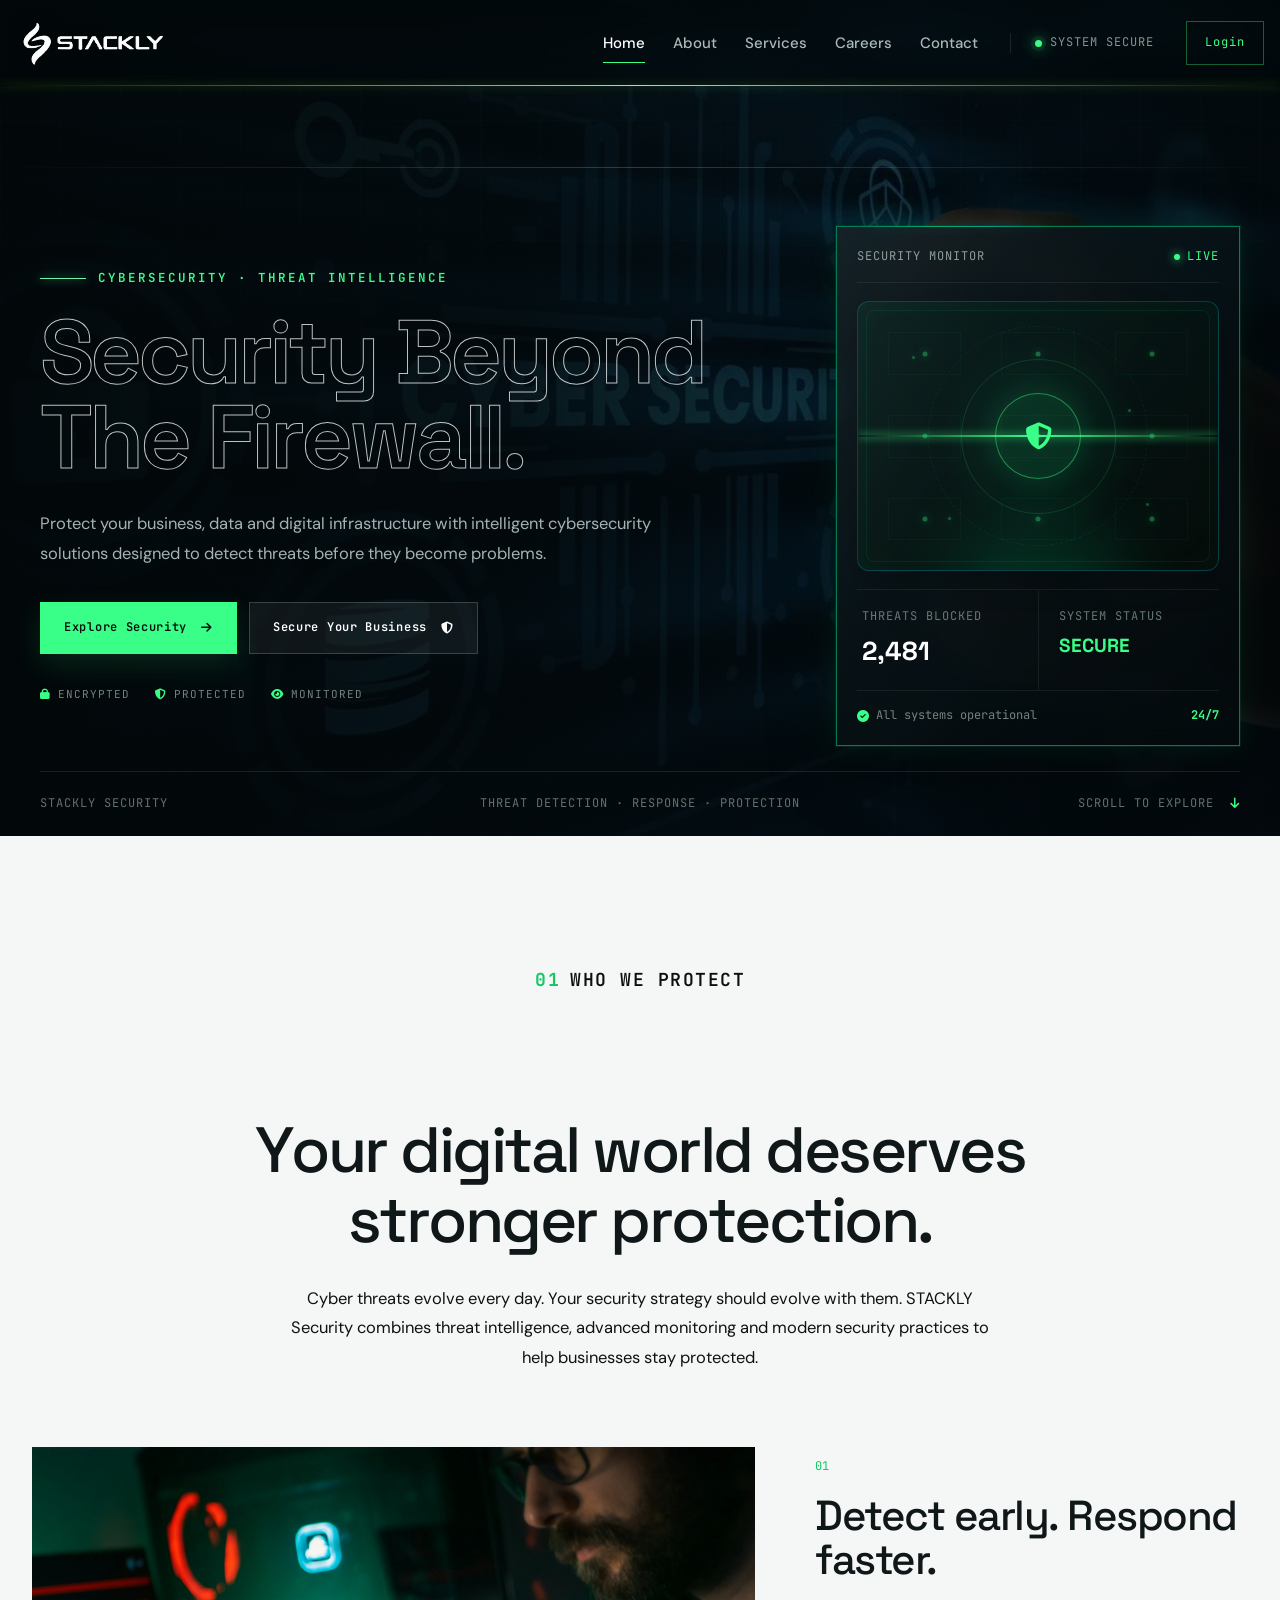
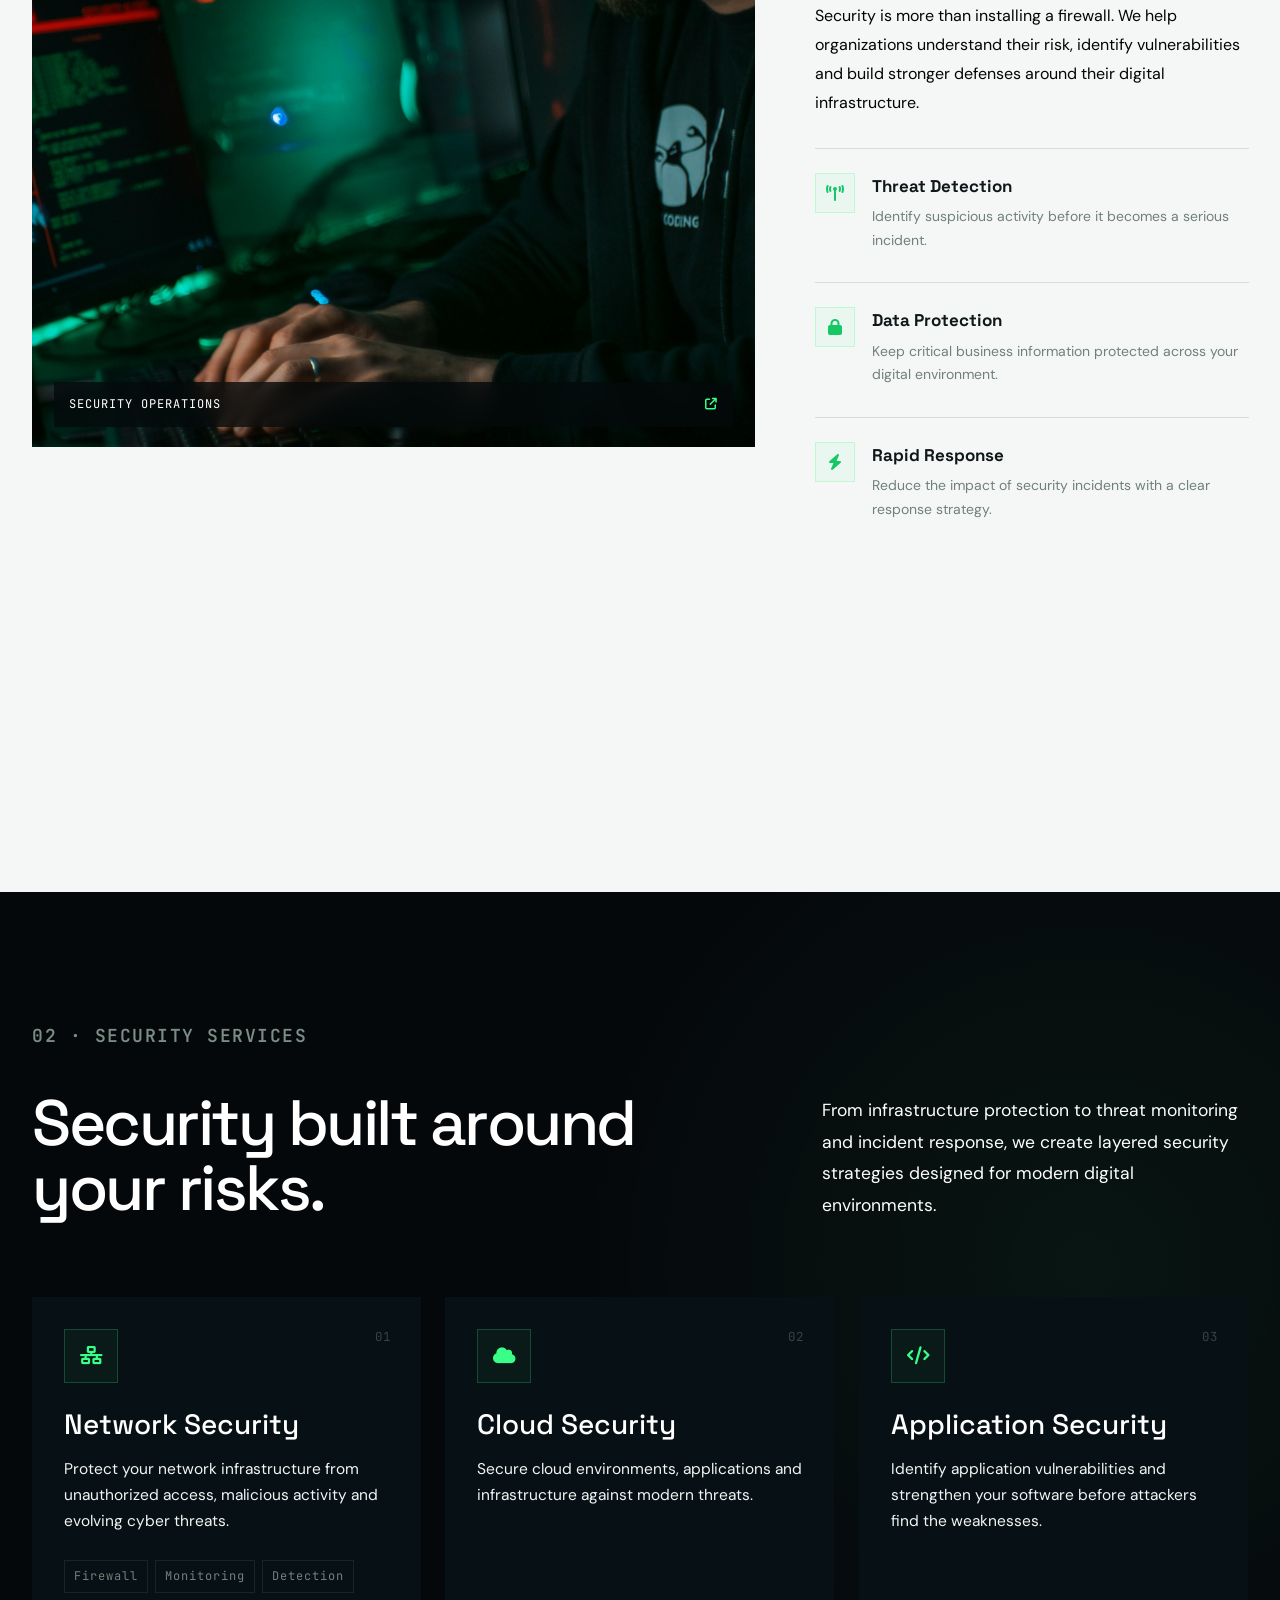
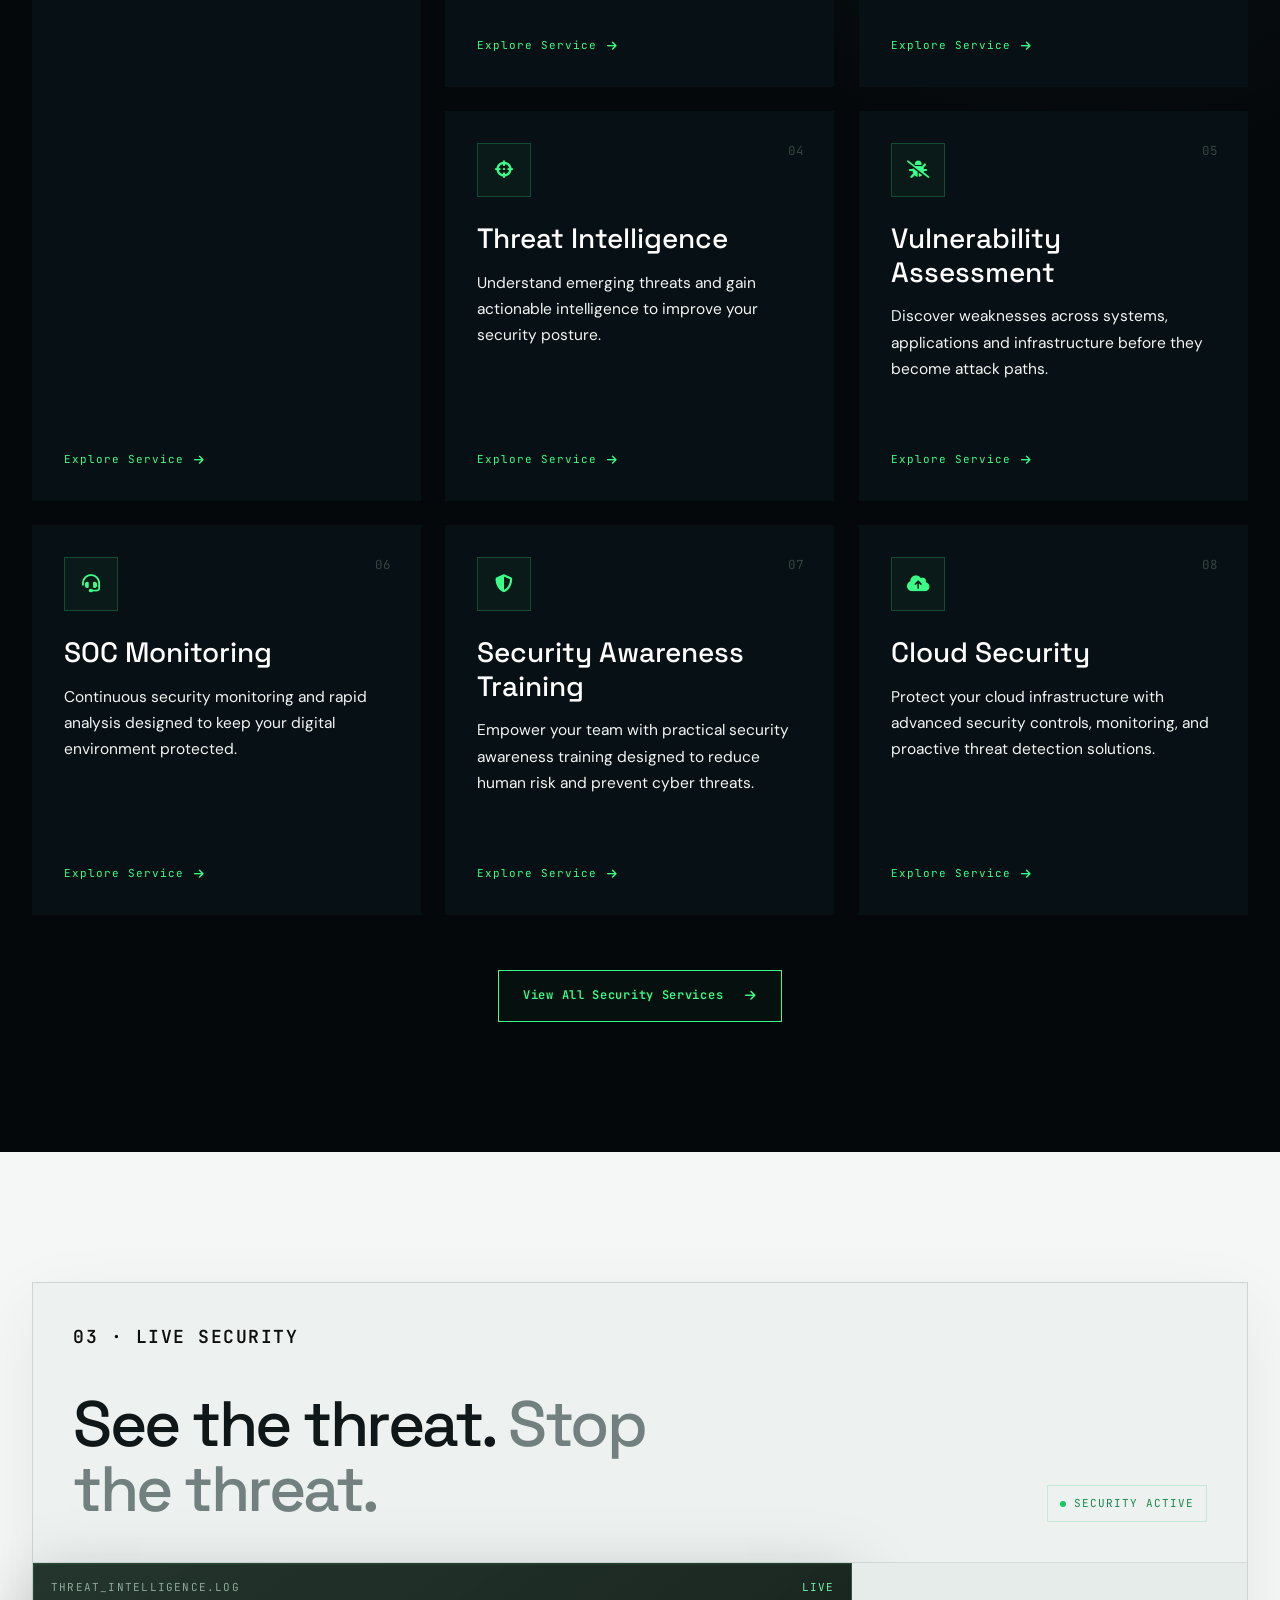
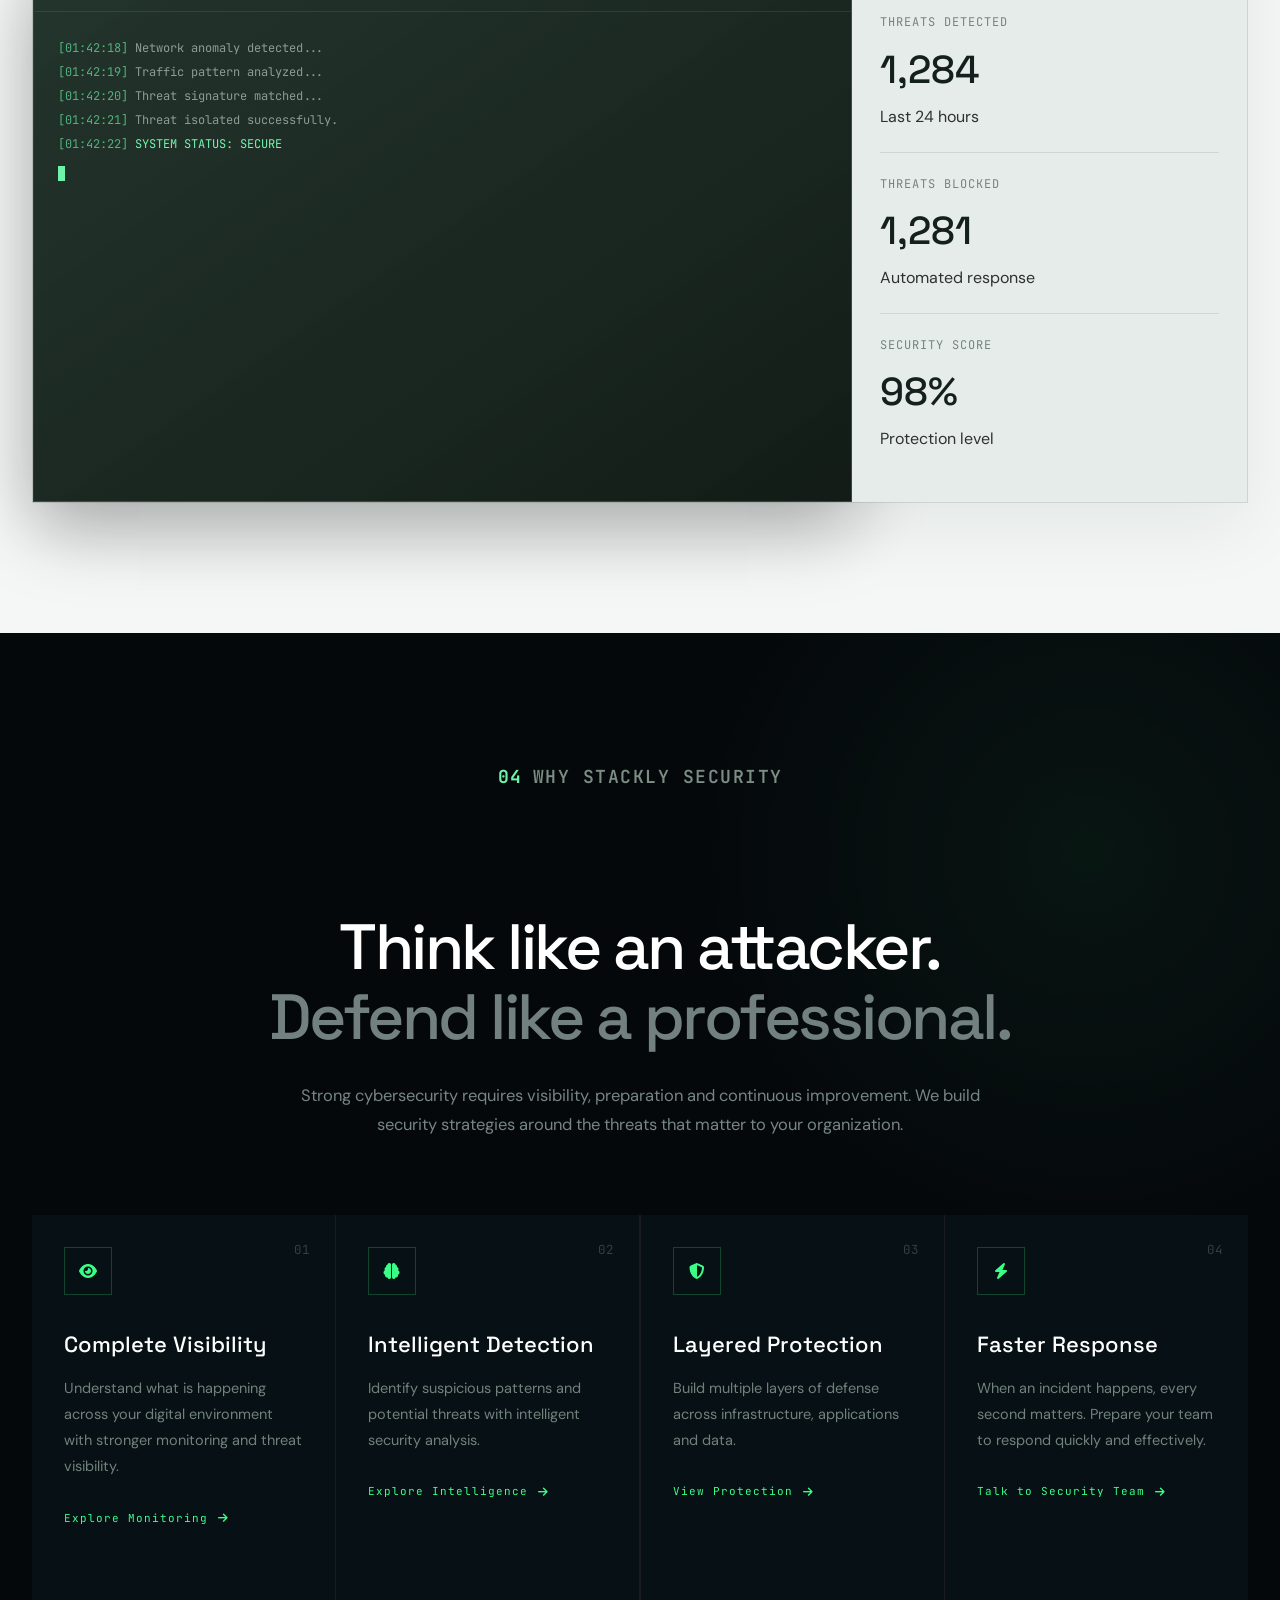
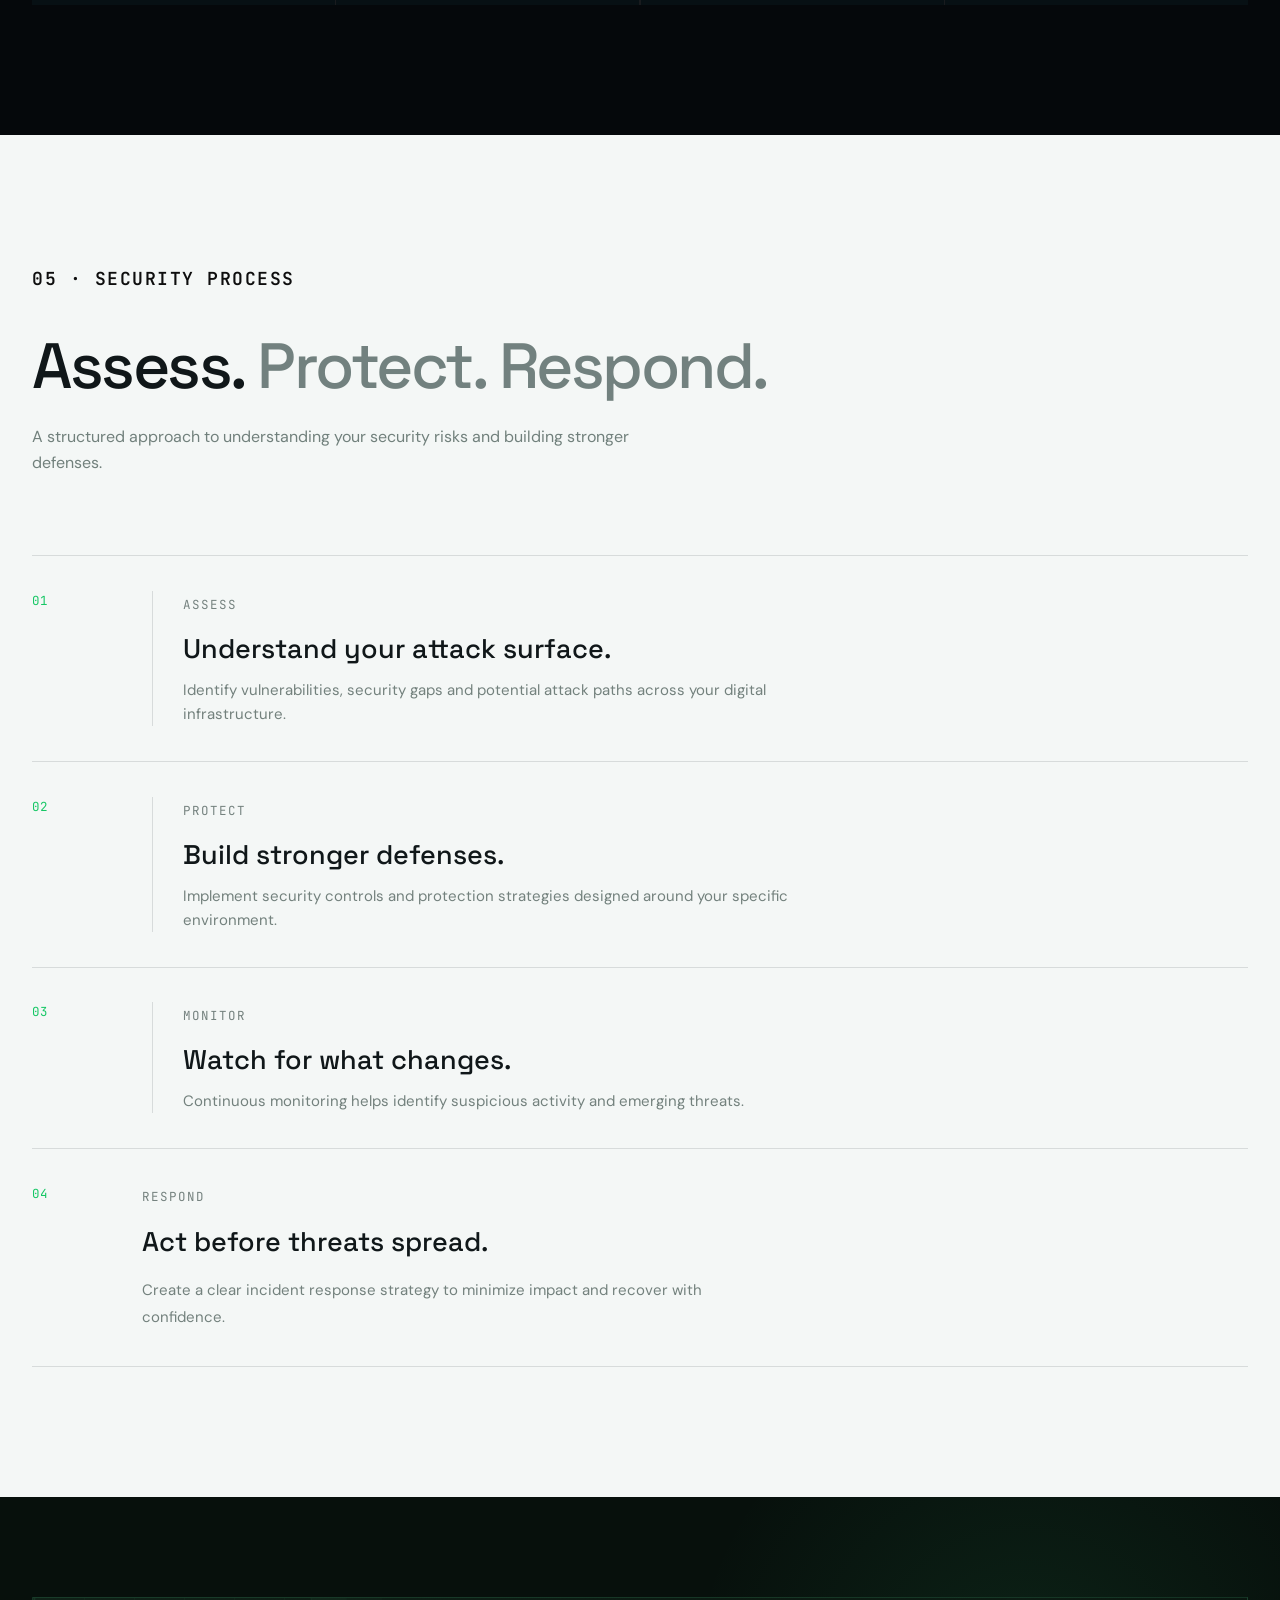
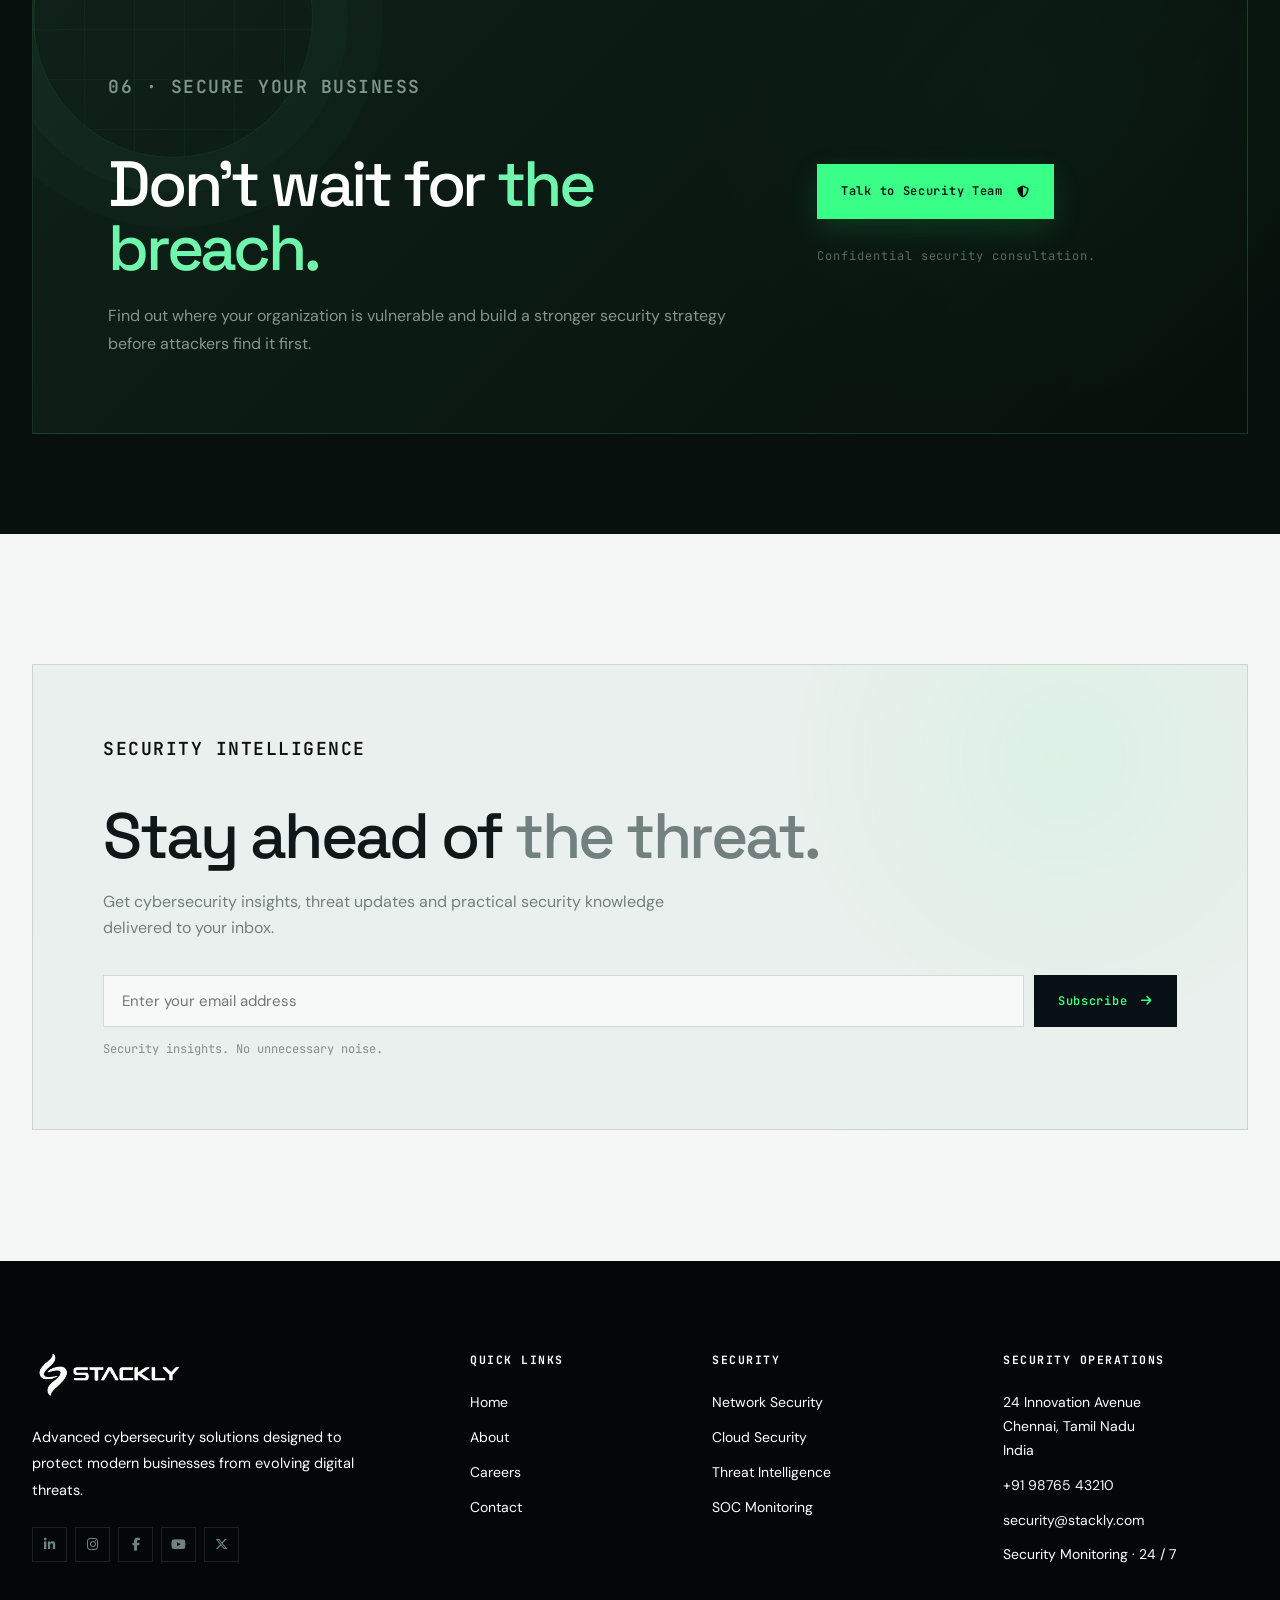
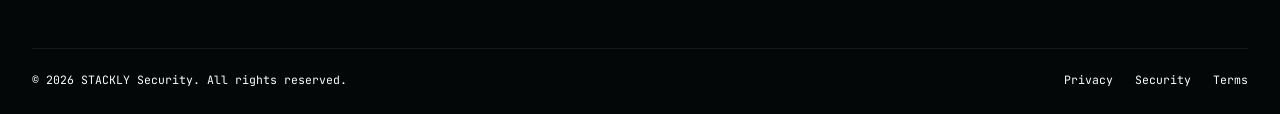
<file: index.html>
<!DOCTYPE html>
<html lang="en">

<head>

    <meta charset="UTF-8">

    <meta
        name="viewport"
        content="width=device-width, initial-scale=1.0"
    >

    <meta
        name="description"
        content="STACKLY Security delivers advanced cybersecurity, threat intelligence, cloud security and digital protection solutions for modern businesses."
    >

    <meta
        name="keywords"
        content="STACKLY Security, cybersecurity, cyber security, threat intelligence, network security, cloud security, SOC, data protection"
    >

    <meta
        name="author"
        content="STACKLY Security"
    >

    <title>
        STACKLY Security — Secure. Detect. Defend.
    </title>


    <!-- =====================================================
         GOOGLE FONTS
    ====================================================== -->

    <link rel="preconnect" href="https://fonts.googleapis.com">

    <link
        rel="preconnect"
        href="https://fonts.gstatic.com"
        crossorigin
    >

    <link
        href="https://fonts.googleapis.com/css2?family=DM+Sans:wght@400;500;600;700&family=JetBrains+Mono:wght@400;500;600;700&family=Space+Grotesk:wght@400;500;600;700&display=swap"
        rel="stylesheet"
    >


    <!-- =====================================================
         MAIN CSS
    ====================================================== -->

    <link
        rel="stylesheet"
        href="css/style.css"
    >

    <link
        rel="stylesheet"
        href="css/responsive.css"
    >

    <link
        rel="stylesheet"
        href="css/animations.css"
    >


    <!-- =====================================================
         FONT AWESOME
    ====================================================== -->

    <link
        rel="stylesheet"
        href="https://cdnjs.cloudflare.com/ajax/libs/font-awesome/6.5.2/css/all.min.css"
    >

    <script>document.documentElement.classList.add('js');</script>

</head>


<body>


<!-- =========================================================
     CYBERSECURITY PRELOADER
========================================================= -->
<div class="preloader" id="preloader" aria-label="Security system booting">
    <div class="preloader-content">
        <div class="preloader-visual">
            <div class="preloader-ring-outer"></div>
            <div class="preloader-ring-inner"></div>
            <div class="preloader-icon-container">
                <svg class="preloader-icon" viewBox="0 0 100 100" fill="none" xmlns="http://www.w3.org/2000/svg">
                    <path d="M50 12L20 25V48C20 68.2 32.8 83.2 50 88C67.2 83.2 80 68.2 80 48V25L50 12Z" stroke="var(--cyber)" stroke-width="2.5" stroke-linejoin="round" fill="none"/>
                    <path d="M50 30L34 39.2V57.7L50 67L66 57.7V39.2L50 30Z" stroke="var(--cyber)" stroke-width="1.5" stroke-dasharray="4 2" fill="none" opacity="0.6"/>
                    <path d="M50 42C47.8 42 46 43.8 46 46V49H44V56H56V49H54V46C54 43.8 52.2 42 50 42ZM48 46C48 44.9 48.9 44 50 44C51.1 44 52 44.9 52 46V49H48V46Z" fill="var(--cyber)"/>
                </svg>
                <div class="preloader-scan-line"></div>
            </div>
        </div>
        <div class="preloader-status">
            <span class="status-dot"></span>
            <span class="status-text">SECURE BOOT ACTIVE</span>
        </div>
    </div>
</div>


<!-- =========================================================
     PAGE WRAPPER
========================================================= -->

<div class="page-wrapper">



<!-- =========================================================
     HEADER
========================================================= -->

<header
    class="site-header"
    id="siteHeader"
>

    <nav class="navbar">


        <!-- BRAND -->

       <a href="index.html" class="brand-logo">
    <img 
        src="assets/logo.webp" 
        alt="STACKLY Security Logo"
        class="brand-logo-img"
    >
</a>



        <!-- DESKTOP NAVIGATION -->

        <div class="desktop-navigation">

            <a
                href="index.html"
                class="nav-link active"
            >
                Home
            </a>

            <a
                href="about.html"
                class="nav-link"
            >
                About
            </a>

            <a
                href="services.html"
                class="nav-link"
            >
                Services
            </a>

         

            <a
                href="career.html"
                class="nav-link"
            >
                Careers
            </a>

            <a
                href="contact.html"
                class="nav-link"
            >
                Contact
            </a>

        </div>



        <!-- SECURITY STATUS -->

        <div class="security-status">

            <span class="status-dot"></span>

            <span>
                SYSTEM SECURE
            </span>

        </div>



        <!-- LOGIN -->

        <a
            href="login.html"
            class="login-link"
        >
            Login
        </a>



        <!-- MOBILE MENU -->

        <button
            class="menu-toggle"
            id="menuToggle"
            aria-label="Open navigation menu"
            aria-expanded="false"
        >

            <span></span>
            <span></span>
            <span></span>

        </button>

    </nav>

</header>



<!-- =========================================================
     MOBILE SIDEBAR
========================================================= -->

<div
    class="mobile-overlay"
    id="mobileOverlay"
></div>


<aside
    class="mobile-sidebar"
    id="mobileSidebar"
>


    <div class="mobile-sidebar-header">

        <div class="mobile-brand">

            STACKLY
            <span>
                SECURITY
            </span>

        </div>


        <button
            class="mobile-close"
            id="mobileClose"
            aria-label="Close navigation"
        >

            <i class="fa-solid fa-xmark"></i>

        </button>

    </div>



    <div class="mobile-menu">


        <a
            href="index.html"
            class="active"
        >

            <span>
                01
            </span>

            Home

        </a>


        <a href="about.html">

            <span>
                02
            </span>

            About

        </a>


        <a href="services.html">

            <span>
                03
            </span>

            Services

        </a>


    


        <a href="career.html">

            <span>
                05
            </span>

            Careers

        </a>


        <a href="contact.html">

            <span>
                06
            </span>

            Contact

        </a>


        <a
            href="login.html"
            class="mobile-login-btn"
        >

            <span>
                →
            </span>

            Security Portal

        </a>

    </div>



    <div class="mobile-sidebar-footer">

        <a href="tel:+919876543210">

            <i class="fa-solid fa-phone"></i>

            <span>
                +91 98765 43210
            </span>

        </a>


        <a href="mailto:security@stackly.com">

            <i class="fa-solid fa-envelope"></i>

            <span>
                security@stackly.com
            </span>

        </a>


        <a href="404.html">

            <i class="fa-solid fa-location-dot"></i>

            <span>
                Tamil Nadu, India
            </span>

        </a>

    </div>

</aside>



<!-- =========================================================
     MAIN
========================================================= -->

<main>



<!-- =========================================================
     HERO SECTION
========================================================= -->

<section
    class="hero-section"
    id="home"
>


    <!-- BACKGROUND -->

    <div class="hero-background">

        <img
            src="assets/c7.webp"
            alt="Cybersecurity operations center"
            class="hero-image"
            loading="eager"
        >

    </div>


    <div class="hero-overlay"></div>


    <!-- CYBER GRID -->

    <div class="cyber-grid"></div>


    <!-- SCAN LINE -->

    <div class="hero-scan-line"></div>



    <!-- HERO CONTAINER -->

    <div class="hero-container">


        <!-- HERO CONTENT -->

        <div class="hero-content">


            <div class="hero-eyebrow reveal-up">

                <span class="eyebrow-line"></span>

                <span>
                    CYBERSECURITY · THREAT INTELLIGENCE
                </span>

            </div>



            <h1
                class="hero-title letter-reveal"
            >

                Security
                <span>
                    Beyond The Firewall.
                </span>

            </h1>



            <p
                class="hero-description reveal-up"
            >

                Protect your business, data and digital
                infrastructure with intelligent cybersecurity
                solutions designed to detect threats before
                they become problems.

            </p>



            <!-- HERO BUTTONS -->

            <div
                class="hero-buttons reveal-up"
            >


                <a
                    href="404.html"
                    class="btn btn-primary magnetic-btn"
                >

                    <span>
                        Explore Security
                    </span>

                    <i class="fa-solid fa-arrow-right"></i>

                </a>



                <a
                    href="404.html"
                    class="btn btn-glass magnetic-btn"
                >

                    <span>
                        Secure Your Business
                    </span>

                    <i class="fa-solid fa-shield-halved"></i>

                </a>

            </div>


            <!-- HERO TRUST -->

            <div class="hero-trust reveal-up">

                <span>
                    <i class="fa-solid fa-lock"></i>
                    ENCRYPTED
                </span>

                <span>
                    <i class="fa-solid fa-shield-halved"></i>
                    PROTECTED
                </span>

                <span>
                    <i class="fa-solid fa-eye"></i>
                    MONITORED
                </span>

            </div>

        </div>



        <!-- =================================================
             CYBER SECURITY DASHBOARD CARD
        ================================================== -->

        <div
            class="hero-floating-card cyber-card reveal-security-card"
        >


            <div class="cyber-card-header">

                <span>
                    SECURITY MONITOR
                </span>

                <span class="live-status">

                    <span></span>

                    LIVE

                </span>

            </div>



            <!-- THREAT VISUAL -->

            <div class="threat-visual">

                <!-- CYBER PARTICLES -->
                <div class="cyber-particles">
                    <span></span>
                    <span></span>
                    <span></span>
                    <span></span>
                </div>

                <!-- SCAN LINE -->
                <div class="threat-scan-line"></div>

                <div class="threat-grid">

                    <span></span>
                    <span></span>
                    <span></span>
                    <span></span>
                    <span></span>
                    <span></span>
                    <span></span>
                    <span></span>
                    <span></span>

                </div>


                <div class="threat-core">

                    <i class="fa-solid fa-shield-halved"></i>

                </div>


                <div class="scan-ring scan-ring-one"></div>

                <div class="scan-ring scan-ring-two"></div>

            </div>



            <!-- SECURITY METRICS -->

            <div class="security-metrics">


                <div class="security-metric">

                    <span>
                        THREATS BLOCKED
                    </span>

                    <strong>
                        2,481
                    </strong>

                </div>


                <div class="security-metric">

                    <span>
                        SYSTEM STATUS
                    </span>

                    <strong class="secure-text">
                        SECURE
                    </strong>

                </div>


            </div>



            <!-- CARD FOOTER -->

            <div class="cyber-card-footer">

                <span>
                    <i class="fa-solid fa-circle-check"></i>
                    All systems operational
                </span>

                <strong>
                    24/7
                </strong>

            </div>

        </div>

    </div>



    <!-- HERO BOTTOM -->

    <div class="hero-bottom-bar">

        <span>
            STACKLY SECURITY
        </span>

        <span>
            THREAT DETECTION · RESPONSE · PROTECTION
        </span>

        <span>
            SCROLL TO EXPLORE
            <i class="fa-solid fa-arrow-down"></i>
        </span>

    </div>

</section>



<!-- =========================================================
     SECURITY INTRO
========================================================= -->

<section
    class="intro-section section-light"
    id="about"
>

    <div class="section-container">


        <div
            class="section-heading-row reveal-up"
        >

            <div class="section-label">

                <span>
                    01
                </span>

                WHO WE PROTECT

            </div>


            <div class="section-heading">

                <h2 class="letter-reveal">

                    Your digital world
                    <em>deserves stronger protection.</em>

                </h2>


                <p>

                    Cyber threats evolve every day.
                    Your security strategy should evolve with them.

                    STACKLY Security combines threat intelligence,
                    advanced monitoring and modern security practices
                    to help businesses stay protected.

                </p>

            </div>

        </div>



        <!-- INTRO GRID -->

        <div class="intro-grid">


            <!-- IMAGE -->

            <div
                class="intro-large-image image-reveal"
            >

                <img
                    src="assets/u2.webp"
                    alt="Cybersecurity analyst monitoring systems"
                    loading="lazy"
                >


                <div class="image-caption">

                    <span>
                        SECURITY OPERATIONS
                    </span>

                    <i
                        class="fa-solid fa-arrow-up-right-from-square"
                    ></i>

                </div>

            </div>



            <!-- CONTENT -->

            <div
                class="intro-side-content reveal-right"
            >

                <div class="intro-number">
                    01
                </div>


                <h3>

                    Detect early.
                    Respond faster.

                </h3>


                <p>

                    Security is more than installing a firewall.
                    We help organizations understand their risk,
                    identify vulnerabilities and build stronger
                    defenses around their digital infrastructure.

                </p>



                <!-- FEATURE 1 -->

                <div
                    class="intro-feature stagger-item"
                >

                <span class="feature-icon">
    <i class="fa-solid fa-tower-broadcast"></i>
</span>


                    <div>

                        <h4>
                            Threat Detection
                        </h4>

                        <p>
                            Identify suspicious activity before
                            it becomes a serious incident.
                        </p>

                    </div>

                </div>



                <!-- FEATURE 2 -->

                <div
                    class="intro-feature stagger-item"
                >

                    <span class="feature-icon">

                        <i class="fa-solid fa-lock"></i>

                    </span>


                    <div>

                        <h4>
                            Data Protection
                        </h4>

                        <p>
                            Keep critical business information
                            protected across your digital environment.
                        </p>

                    </div>

                </div>



                <!-- FEATURE 3 -->

                <div
                    class="intro-feature stagger-item"
                >

                    <span class="feature-icon">

                        <i class="fa-solid fa-bolt"></i>

                    </span>


                    <div>

                        <h4>
                            Rapid Response
                        </h4>

                        <p>
                            Reduce the impact of security incidents
                            with a clear response strategy.
                        </p>

                    </div>

                </div>

            </div>

        </div>



        <!-- =================================================
             SECURITY STATISTICS
        ================================================== -->

        <div
            class="stats-grid reveal-up"
        >


            <div class="stat-item">

                <strong
                    class="counter"
                    data-target="99"
                >
                    0
                </strong>

                <span>
                    Threat Visibility %
                </span>

            </div>



            <div class="stat-item">

                <strong
                    class="counter"
                    data-target="24"
                >
                    0
                </strong>

                <span>
                    Hour Monitoring
                </span>

            </div>



            <div class="stat-item">

                <strong
                    class="counter"
                    data-target="365"
                >
                    0
                </strong>

                <span>
                    Days Protected
                </span>

            </div>



            <div class="stat-item">

                <strong
                    class="counter"
                    data-target="100"
                >
                    0
                </strong>

                <span>
                    % Security Focus
                </span>

            </div>

        </div>

    </div>

</section>



<!-- =========================================================
     SECURITY SERVICES
========================================================= -->

<section
    class="services-section section-dark"
    id="services"
>

    <div class="section-container">


        <div
            class="services-heading reveal-up"
        >

            <div>

                <span class="section-label light">

                    02 · SECURITY SERVICES

                </span>


                <h2 class="letter-reveal">

                    Security built
                    <em>around your risks.</em>

                </h2>

            </div>


            <p>

                From infrastructure protection to threat
                monitoring and incident response, we create
                layered security strategies designed for
                modern digital environments.

            </p>

        </div>



        <!-- SERVICE CARDS -->

        <div class="services-grid">


            <!-- SERVICE 01 -->

            <article
                class="service-card service-card-large reveal-up"
            >

                <div class="service-number">
                    01
                </div>


                <div class="service-icon">

                    <i class="fa-solid fa-network-wired"></i>

                </div>


                <h3>
                    Network Security
                </h3>


                <p>

                    Protect your network infrastructure
                    from unauthorized access, malicious
                    activity and evolving cyber threats.

                </p>


                <div class="service-tags">

                    <span>
                        Firewall
                    </span>

                    <span>
                        Monitoring
                    </span>

                    <span>
                        Detection
                    </span>

                </div>


                <a
                    href="404.html"
                    class="service-link"
                >

                    Explore Service

                    <i class="fa-solid fa-arrow-right"></i>

                </a>

            </article>



            <!-- SERVICE 02 -->

            <article
                class="service-card reveal-up"
            >

                <div class="service-number">
                    02
                </div>


                <div class="service-icon">

                    <i class="fa-solid fa-cloud"></i>

                </div>


                <h3>
                    Cloud Security
                </h3>


                <p>

                    Secure cloud environments, applications
                    and infrastructure against modern threats.

                </p>


                <a
                    href="404.html"
                    class="service-link"
                >

                    Explore Service

                    <i class="fa-solid fa-arrow-right"></i>

                </a>

            </article>



            <!-- SERVICE 03 -->

            <article
                class="service-card reveal-up"
            >

                <div class="service-number">
                    03
                </div>


                <div class="service-icon">

                    <i class="fa-solid fa-code"></i>

                </div>


                <h3>
                    Application Security
                </h3>


                <p>

                    Identify application vulnerabilities
                    and strengthen your software before
                    attackers find the weaknesses.

                </p>


                <a
                    href="404.html"
                    class="service-link"
                >

                    Explore Service

                    <i class="fa-solid fa-arrow-right"></i>

                </a>

            </article>



            <!-- SERVICE 04 -->

            <article
                class="service-card reveal-up"
            >

                <div class="service-number">
                    04
                </div>


                <div class="service-icon">

                    <i class="fa-solid fa-crosshairs"></i>

                </div>


                <h3>
                    Threat Intelligence
                </h3>


                <p>

                    Understand emerging threats and gain
                    actionable intelligence to improve
                    your security posture.

                </p>


                <a
                    href="404.html"
                    class="service-link"
                >

                    Explore Service

                    <i class="fa-solid fa-arrow-right"></i>

                </a>

            </article>



            <!-- SERVICE 05 -->

            <article
                class="service-card reveal-up"
            >

                <div class="service-number">
                    05
                </div>


                <div class="service-icon">

                    <i class="fa-solid fa-bug-slash"></i>

                </div>


                <h3>
                    Vulnerability Assessment
                </h3>


                <p>

                    Discover weaknesses across systems,
                    applications and infrastructure before
                    they become attack paths.

                </p>


                <a
                    href="404.html"
                    class="service-link"
                >

                    Explore Service

                    <i class="fa-solid fa-arrow-right"></i>

                </a>

            </article>



            <!-- SERVICE 06 -->

            <article
                class="service-card reveal-up"
            >

                <div class="service-number">
                    06
                </div>


                <div class="service-icon">

                    <i class="fa-solid fa-headset"></i>

                </div>


                <h3>
                    SOC Monitoring
                </h3>


                <p>

                    Continuous security monitoring and
                    rapid analysis designed to keep your
                    digital environment protected.

                </p>


                <a
                    href="404.html"
                    class="service-link"
                >

                    Explore Service

                    <i class="fa-solid fa-arrow-right"></i>

                </a>

            </article>

            <article 
    class="service-card reveal-up" 
> 

    <div class="service-number"> 
        07 
    </div> 


    <div class="service-icon"> 

        <i class="fa-solid fa-shield-halved"></i> 

    </div> 


    <h3> 
        Security Awareness Training 
    </h3> 


    <p> 

        Empower your team with practical security 
        awareness training designed to reduce human 
        risk and prevent cyber threats. 

    </p> 


    <a 
        href="404.html" 
        class="service-link" 
    > 

        Explore Service 

        <i class="fa-solid fa-arrow-right"></i> 

    </a> 

</article>

<article 
    class="service-card reveal-up" 
> 

    <div class="service-number"> 
        08 
    </div> 


    <div class="service-icon"> 

        <i class="fa-solid fa-cloud-arrow-up"></i> 

    </div> 


    <h3> 
        Cloud Security 
    </h3> 


    <p> 

        Protect your cloud infrastructure with 
        advanced security controls, monitoring, and 
        proactive threat detection solutions. 

    </p> 


    <a 
        href="404.html" 
        class="service-link" 
    > 

        Explore Service 

        <i class="fa-solid fa-arrow-right"></i> 

    </a> 

</article>
        </div>



        <!-- CTA -->

        <div
            class="center-button reveal-up"
        >

            <a
                href="404.html"
                class="btn btn-outline-light"
            >

                View All Security Services

                <i class="fa-solid fa-arrow-right"></i>

            </a>

        </div>

    </div>

</section>



<!-- =========================================================
     THREAT INTELLIGENCE
========================================================= -->

<section
    class="threat-section section-light"
>

    <div class="section-container">


        <div class="threat-dashboard reveal">


            <div class="threat-dashboard-header">

                <div>

                    <span class="section-label">

                        03 · LIVE SECURITY

                    </span>

                    <h2 class="split-title">

                        See the threat.
                        <em>Stop the threat.</em>

                    </h2>

                </div>


                <div class="dashboard-status">

                    <span></span>

                    SECURITY ACTIVE

                </div>

            </div>



            <div class="threat-dashboard-grid">


                <!-- TERMINAL -->

                <div class="security-terminal">

                    <div class="security-terminal-header">

                        <span>
                            THREAT_INTELLIGENCE.LOG
                        </span>

                        <span>
                            LIVE
                        </span>

                    </div>


                    <div class="security-terminal-body">

                        <p>
                            <span>
                                [01:42:18]
                            </span>
                            Network anomaly detected...
                        </p>

                        <p>
                            <span>
                                [01:42:19]
                            </span>
                            Traffic pattern analyzed...
                        </p>

                        <p>
                            <span>
                                [01:42:20]
                            </span>
                            Threat signature matched...
                        </p>

                        <p>
                            <span>
                                [01:42:21]
                            </span>
                            Threat isolated successfully.
                        </p>

                        <p class="terminal-success">
                            <span>
                                [01:42:22]
                            </span>
                            SYSTEM STATUS: SECURE
                        </p>

                        <div class="terminal-cursor"></div>

                    </div>

                </div>



                <!-- THREAT METRICS -->

                <div class="threat-metrics">


                    <div class="threat-metric">

                        <span>
                            THREATS DETECTED
                        </span>

                        <strong>
                            1,284
                        </strong>

                        <small>
                            Last 24 hours
                        </small>

                    </div>


                    <div class="threat-metric">

                        <span>
                            THREATS BLOCKED
                        </span>

                        <strong>
                            1,281
                        </strong>

                        <small>
                            Automated response
                        </small>

                    </div>


                    <div class="threat-metric">

                        <span>
                            SECURITY SCORE
                        </span>

                        <strong>
                            98%
                        </strong>

                        <small>
                            Protection level
                        </small>

                    </div>

                </div>

            </div>

        </div>

    </div>

</section>



<!-- =========================================================
     WHY CHOOSE US
========================================================= -->

<section
    class="why-section section-dark"
    id="why-us"
>

    <div class="section-container">


        <div
            class="section-heading-row reveal"
        >

            <div class="section-label light">

                <span>
                    04
                </span>

                WHY STACKLY SECURITY

            </div>


            <div class="section-heading">

                <h2 class="split-title">

                    Think like an attacker.
                    <em>Defend like a professional.</em>

                </h2>

                <p>

                    Strong cybersecurity requires visibility,
                    preparation and continuous improvement.
                    We build security strategies around the
                    threats that matter to your organization.

                </p>

            </div>

        </div>



        <div class="why-grid">


            <article class="why-card reveal">

                <div class="why-card-number">
                    01
                </div>

                <div class="why-card-icon">

                    <i class="fa-solid fa-eye"></i>

                </div>

                <h3>
                    Complete Visibility
                </h3>

                <p>

                    Understand what is happening across
                    your digital environment with stronger
                    monitoring and threat visibility.

                </p>

                <a
                    href="404.html"
                    class="card-link"
                >

                    Explore Monitoring

                    <i class="fa-solid fa-arrow-right"></i>

                </a>

            </article>



            <article class="why-card reveal">

                <div class="why-card-number">
                    02
                </div>

                <div class="why-card-icon">

                    <i class="fa-solid fa-brain"></i>

                </div>

                <h3>
                    Intelligent Detection
                </h3>

                <p>

                    Identify suspicious patterns and
                    potential threats with intelligent
                    security analysis.

                </p>

                <a
                    href="404.html"
                    class="card-link"
                >

                    Explore Intelligence

                    <i class="fa-solid fa-arrow-right"></i>

                </a>

            </article>



            <article class="why-card reveal">

                <div class="why-card-number">
                    03
                </div>

                <div class="why-card-icon">

                    <i class="fa-solid fa-shield-halved"></i>

                </div>

                <h3>
                    Layered Protection
                </h3>

                <p>

                    Build multiple layers of defense
                    across infrastructure, applications
                    and data.

                </p>

                <a
                    href="404.html"
                    class="card-link"
                >

                    View Protection

                    <i class="fa-solid fa-arrow-right"></i>

                </a>

            </article>



            <article class="why-card reveal">

                <div class="why-card-number">
                    04
                </div>

                <div class="why-card-icon">

                    <i class="fa-solid fa-bolt"></i>

                </div>

                <h3>
                    Faster Response
                </h3>

                <p>

                    When an incident happens, every second
                    matters. Prepare your team to respond
                    quickly and effectively.

                </p>

                <a
                    href="404.html"
                    class="card-link"
                >

                    Talk to Security Team

                    <i class="fa-solid fa-arrow-right"></i>

                </a>

            </article>

        </div>

    </div>

</section>



<!-- =========================================================
     SECURITY PROCESS
========================================================= -->

<section
    class="process-section section-light"
>

    <div class="section-container">


        <div class="process-heading reveal">

            <span class="section-label">

                05 · SECURITY PROCESS

            </span>


            <h2 class="split-title">

                Assess.
                <em>Protect. Respond.</em>

            </h2>


            <p>

                A structured approach to understanding your
                security risks and building stronger defenses.

            </p>

        </div>



        <div class="process-timeline">


            <article class="process-item reveal">

                <div class="process-number">
                    01
                </div>

                <div class="process-line"></div>

                <div class="process-content">

                    <span>
                        ASSESS
                    </span>

                    <h3>
                        Understand your attack surface.
                    </h3>

                    <p>

                        Identify vulnerabilities, security
                        gaps and potential attack paths across
                        your digital infrastructure.

                    </p>

                </div>

            </article>



            <article class="process-item reveal">

                <div class="process-number">
                    02
                </div>

                <div class="process-line"></div>

                <div class="process-content">

                    <span>
                        PROTECT
                    </span>

                    <h3>
                        Build stronger defenses.
                    </h3>

                    <p>

                        Implement security controls and
                        protection strategies designed around
                        your specific environment.

                    </p>

                </div>

            </article>



            <article class="process-item reveal">

                <div class="process-number">
                    03
                </div>

                <div class="process-line"></div>

                <div class="process-content">

                    <span>
                        MONITOR
                    </span>

                    <h3>
                        Watch for what changes.
                    </h3>

                    <p>

                        Continuous monitoring helps identify
                        suspicious activity and emerging
                        threats.

                    </p>

                </div>

            </article>



            <article class="process-item reveal">

                <div class="process-number">
                    04
                </div>

                <div class="process-content">

                    <span>
                        RESPOND
                    </span>

                    <h3>
                        Act before threats spread.
                    </h3>

                    <p>

                        Create a clear incident response
                        strategy to minimize impact and
                        recover with confidence.

                    </p>

                </div>

            </article>

        </div>

    </div>

</section>



<!-- =========================================================
     SECURITY CTA
========================================================= -->

<section
    class="contact-cta-section section-dark"
>

    <div class="section-container">


        <div class="contact-cta-box reveal">


            <div class="contact-cta-content">

                <span class="section-label light">

                    06 · SECURE YOUR BUSINESS

                </span>


                <h2 class="split-title">

                    Don't wait for
                    <em>the breach.</em>

                </h2>


                <p>

                    Find out where your organization is
                    vulnerable and build a stronger security
                    strategy before attackers find it first.

                </p>

            </div>


            <div class="contact-cta-action">

                <a
                    href="contact.html"
                    class="btn btn-primary magnetic-btn"
                >

                    <span>
                        Talk to Security Team
                    </span>

                    <i class="fa-solid fa-shield-halved"></i>

                </a>


                <span class="contact-cta-note">

                    Confidential security consultation.

                </span>

            </div>

        </div>

    </div>

</section>



<!-- =========================================================
     NEWSLETTER
========================================================= -->

<section
    class="newsletter-section section-light"
>

    <div class="section-container">

        <div
            class="newsletter-box reveal"
        >


            <div class="newsletter-content">

                <span class="section-label">

                    SECURITY INTELLIGENCE

                </span>


                <h2 class="split-title">

                    Stay ahead of
                    <em>the threat.</em>

                </h2>


                <p>

                    Get cybersecurity insights, threat updates
                    and practical security knowledge delivered
                    to your inbox.

                </p>

            </div>


            <form
                class="newsletter-form"
                id="newsletterForm"
            >

                <div class="newsletter-input-wrap">

                    <label
                        for="newsletterEmail"
                        class="sr-only"
                    >
                        Email address
                    </label>


                    <input
                        type="email"
                        id="newsletterEmail"
                        name="newsletterEmail"
                        placeholder="Enter your email address"
                        autocomplete="email"
                        required
                    >

                </div>


                <button
                    type="submit"
                    class="btn btn-dark"
                >

                    <span>
                        Subscribe
                    </span>

                    <i class="fa-solid fa-arrow-right"></i>

                </button>

            </form>


            <small class="newsletter-note">

                Security insights. No unnecessary noise.

            </small>

        </div>

    </div>

</section>



<!-- =========================================================
     FOOTER
========================================================= -->

<footer
    class="site-footer"
    id="footer"
>

    <div class="section-container">


        <div class="footer-main">


            <!-- BRAND -->

            <div class="footer-brand reveal">

               <a href="index.html" class="footer-logo">
    <img 
        src="assets/logo.webp" 
        alt="STACKLY Security Logo"
        class="footer-logo-img"
    >
</a>


                <p>

                    Advanced cybersecurity solutions designed
                    to protect modern businesses from evolving
                    digital threats.

                </p>


                <div class="footer-socials">

                    <a
                        href="404.html"
                        aria-label="LinkedIn"
                    >
                        <i class="fa-brands fa-linkedin-in"></i>
                    </a>


                    <a
                        href="404.html"
                        aria-label="Instagram"
                    >
                        <i class="fa-brands fa-instagram"></i>
                    </a>


                    <a
                        href="404.html"
                        aria-label="Facebook"
                    >
                        <i class="fa-brands fa-facebook-f"></i>
                    </a>


                    <a
                        href="404.html"
                        aria-label="YouTube"
                    >
                        <i class="fa-brands fa-youtube"></i>
                    </a>


                    <a 
    href="404.html" 
    aria-label="Twitter" 
>
    <i class="fa-brands fa-x-twitter"></i>
</a>

                </div>

            </div>



            <!-- COMPANY -->

            <div class="footer-column reveal">

                <h4>
                    QUICK LINKS
                </h4>

                <a href="index.html">
                    Home
                </a>

                <a href="about.html">
                    About
                </a>

                <a href="career.html">
                    Careers
                </a>

                <a href="contact.html">
                    Contact
                </a>

            </div>



            <!-- SECURITY -->

            <div class="footer-column reveal">

                <h4>
                    SECURITY
                </h4>

                <a href="404.html">
                    Network Security
                </a>

                <a href="404.html">
                    Cloud Security
                </a>

                <a href="404.html">
                    Threat Intelligence
                </a>

                <a href="404.html">
                    SOC Monitoring
                </a>

            </div>



            <!-- CONTACT -->

            <div
                class="footer-column footer-contact reveal"
            >

                <h4>
                    SECURITY OPERATIONS
                </h4>


                <address>

                    24 Innovation Avenue<br>
                    Chennai, Tamil Nadu<br>
                    India

                </address>


                <a href="tel:+919876543210">
                    +91 98765 43210
                </a>


                <a href="mailto:security@stackly.com">
                    security@stackly.com
                </a>


                <span>
                    Security Monitoring · 24 / 7
                </span>

            </div>

        </div>



        <!-- FOOTER BOTTOM -->

        <div class="footer-bottom">

            <span>

                © 2026 STACKLY Security.
                All rights reserved.

            </span>


            <div>

                <a href="404.html">
                    Privacy
                </a>

                <a href="404.html">
                    Security
                </a>

                <a href="404.html">
                    Terms
                </a>

            </div>

        </div>

    </div>

</footer>



<!-- =========================================================
     BACK TO TOP
========================================================= -->

<button
    class="back-to-top"
    id="backToTop"
    aria-label="Back to top"
    type="button"
>

    <i class="fa-solid fa-arrow-up"></i>

</button>



<!-- =========================================================
     SCROLL PROGRESS
========================================================= -->

<div
    class="scroll-progress"
    id="scrollProgress"
    aria-hidden="true"
></div>



<!-- =========================================================
     JAVASCRIPT
========================================================= -->

<script src="js/navigation.js"></script>

<script src="js/animations.js"></script>

<script src="js/main.js"></script>


</body>

</html>
</file>
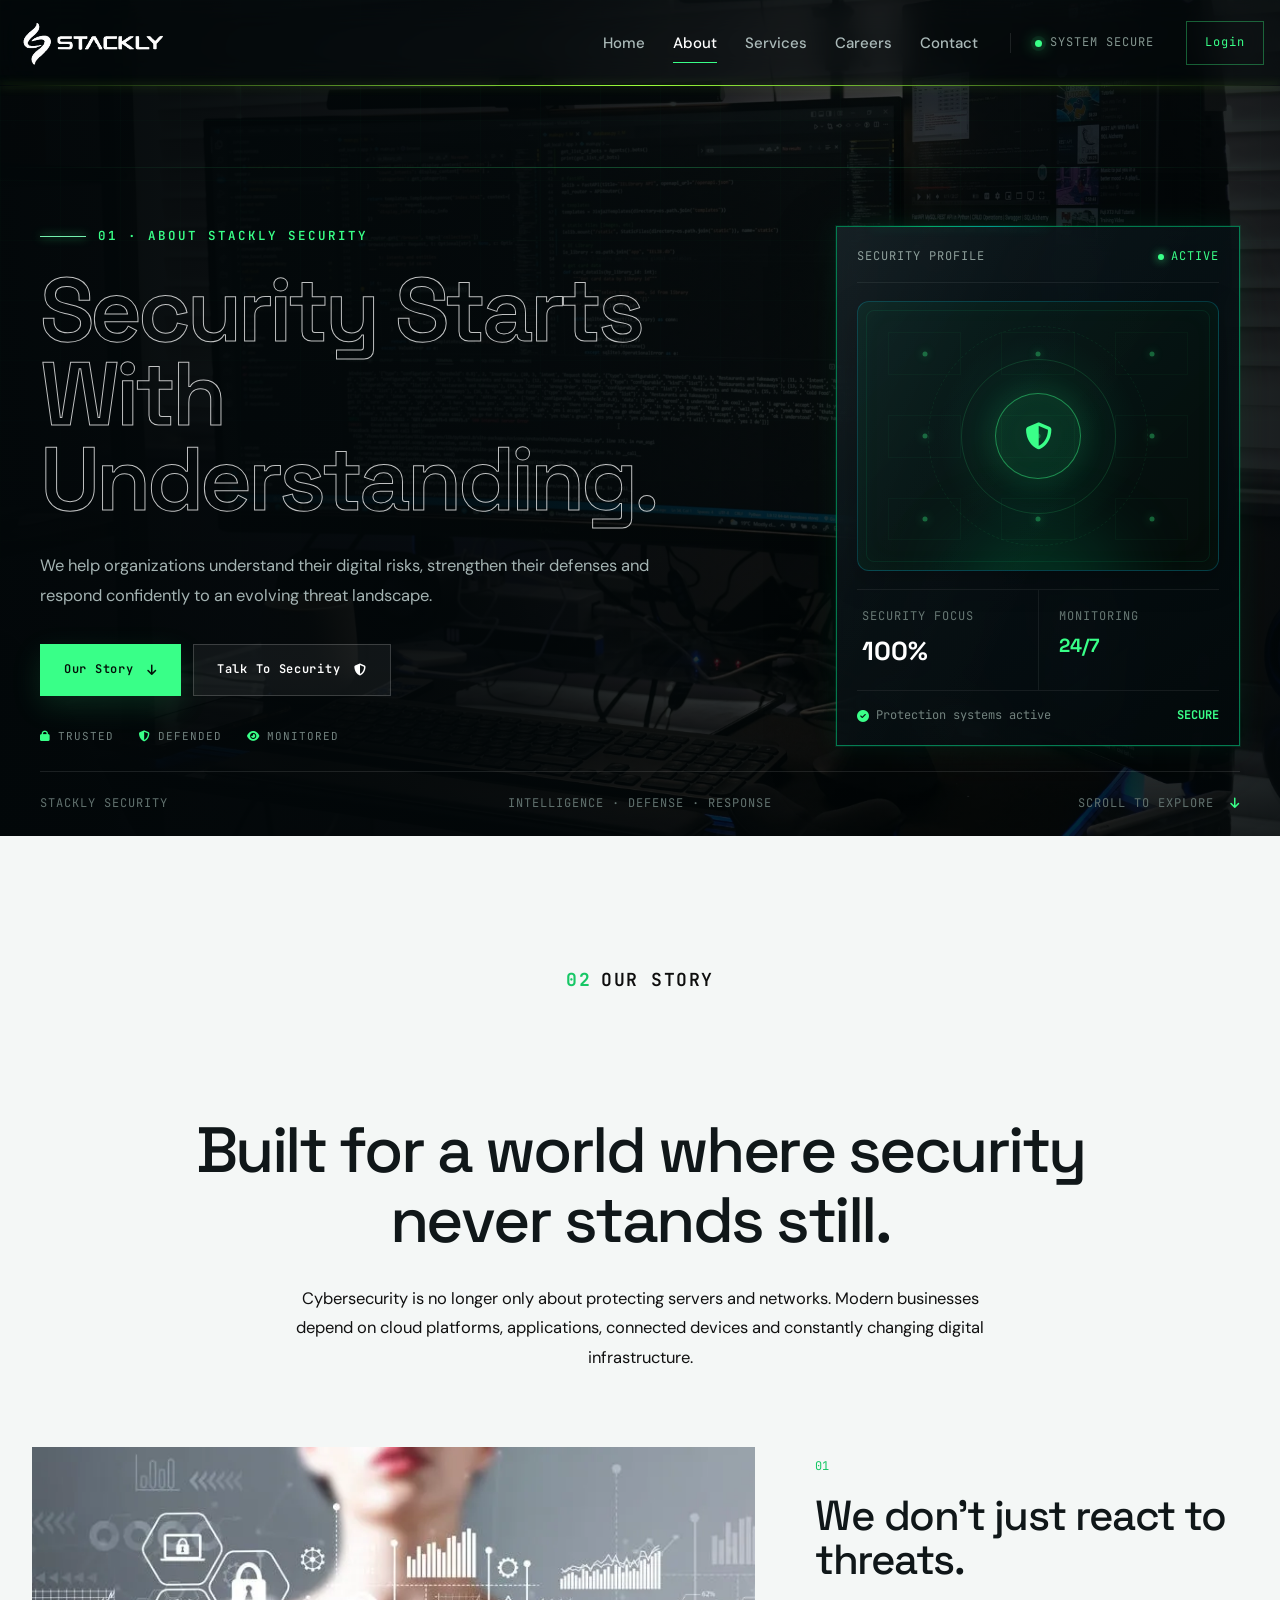
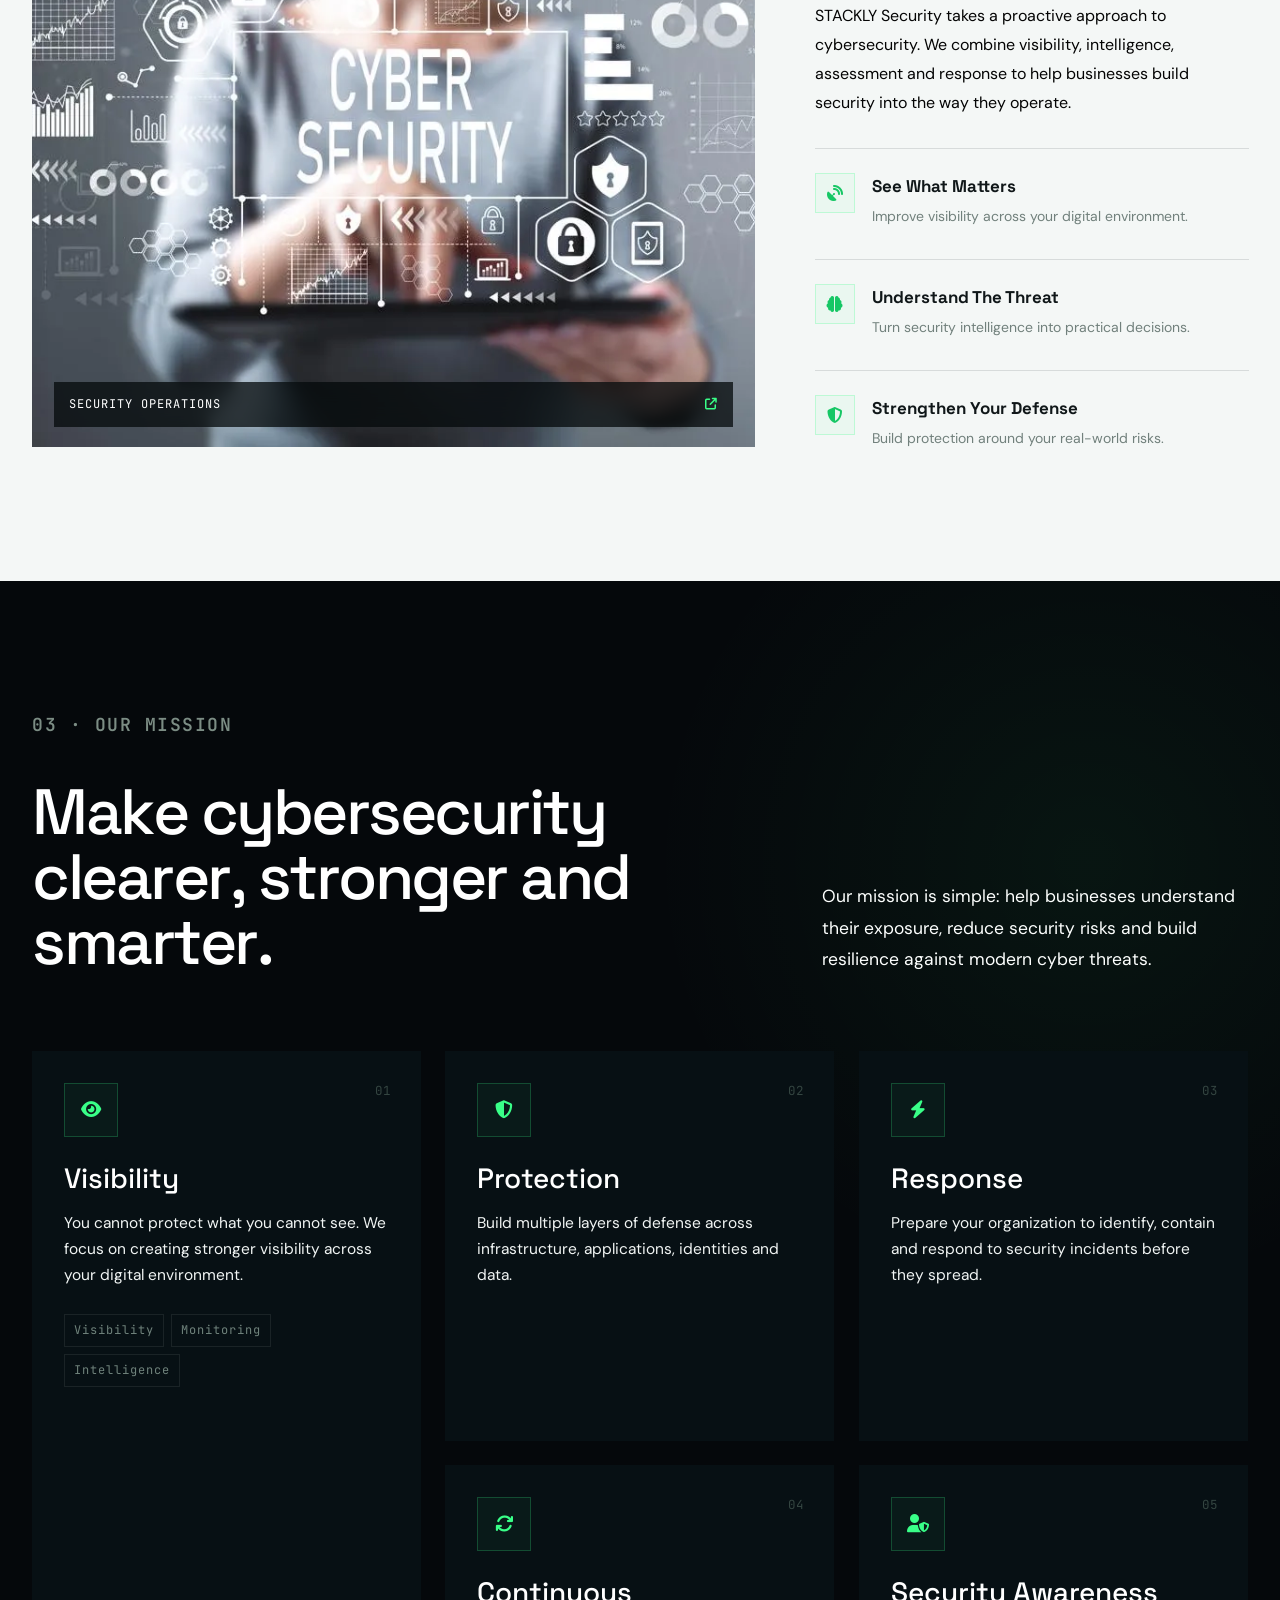
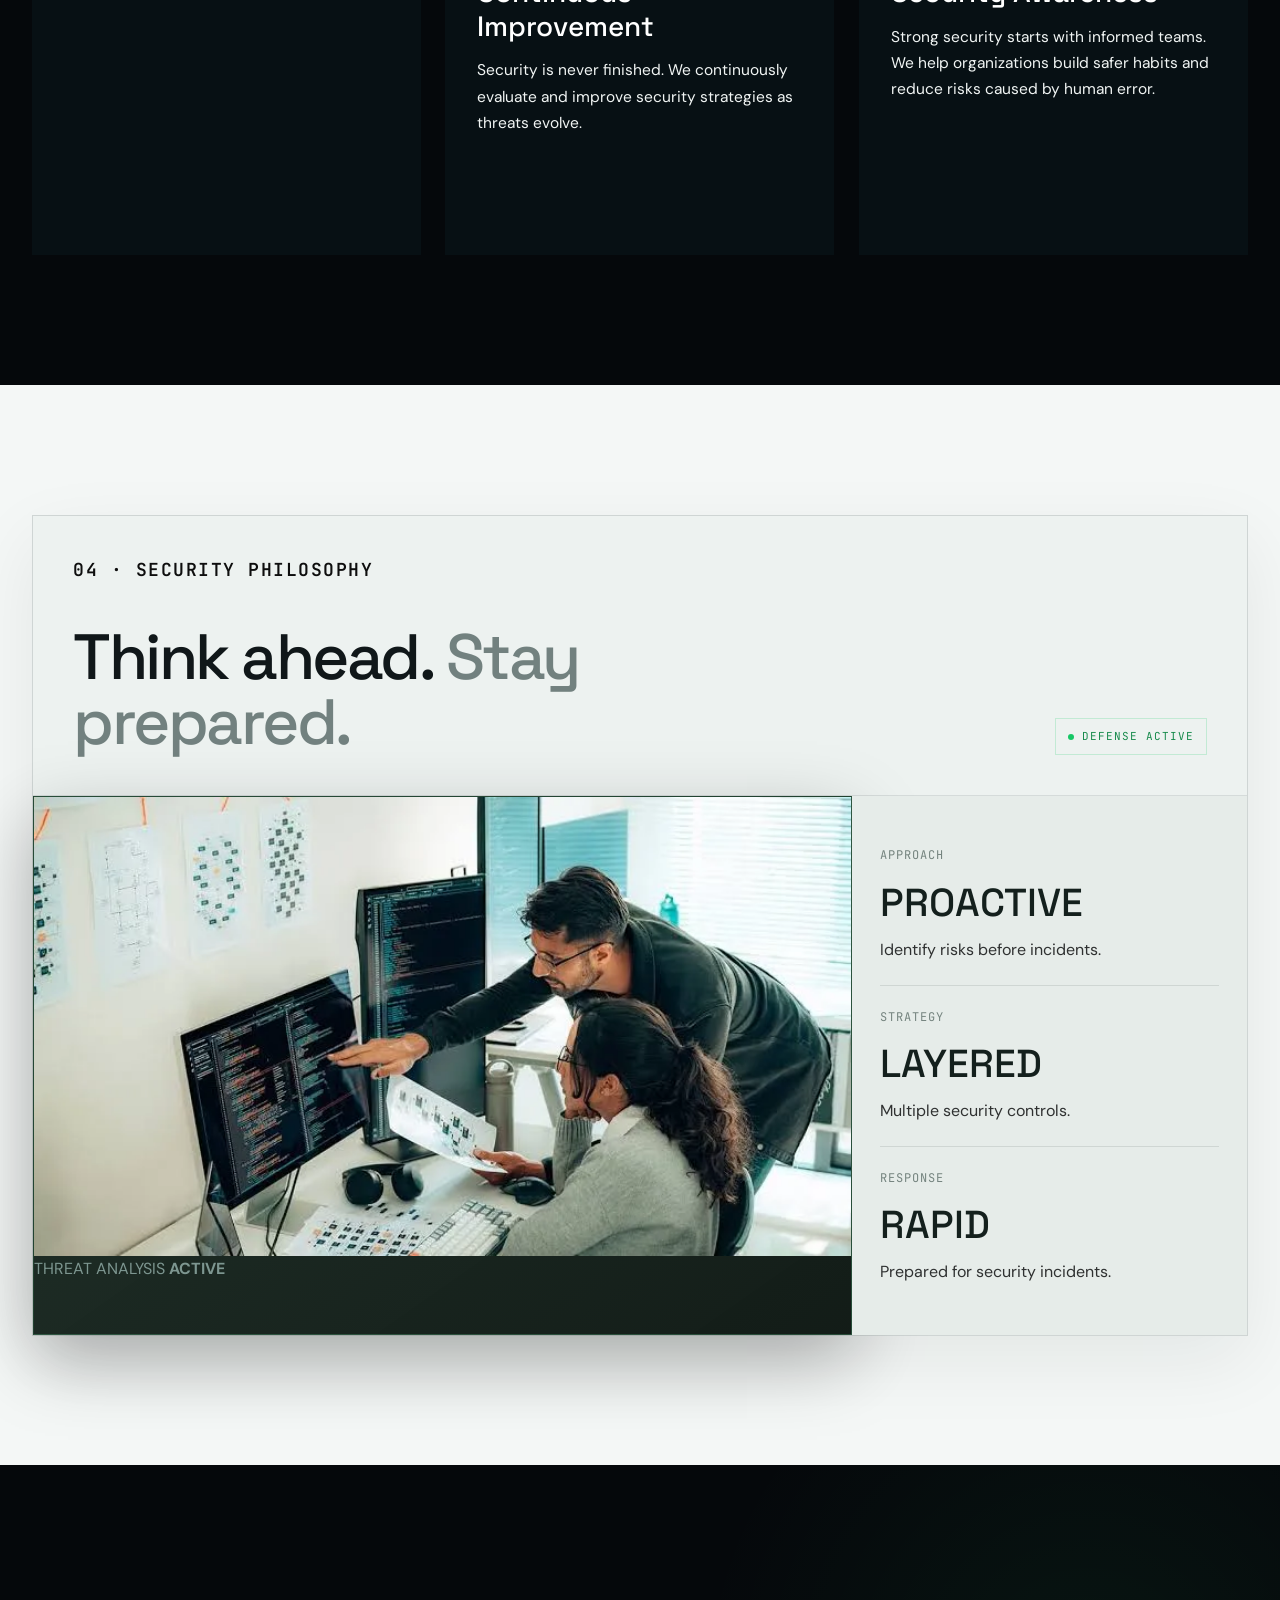
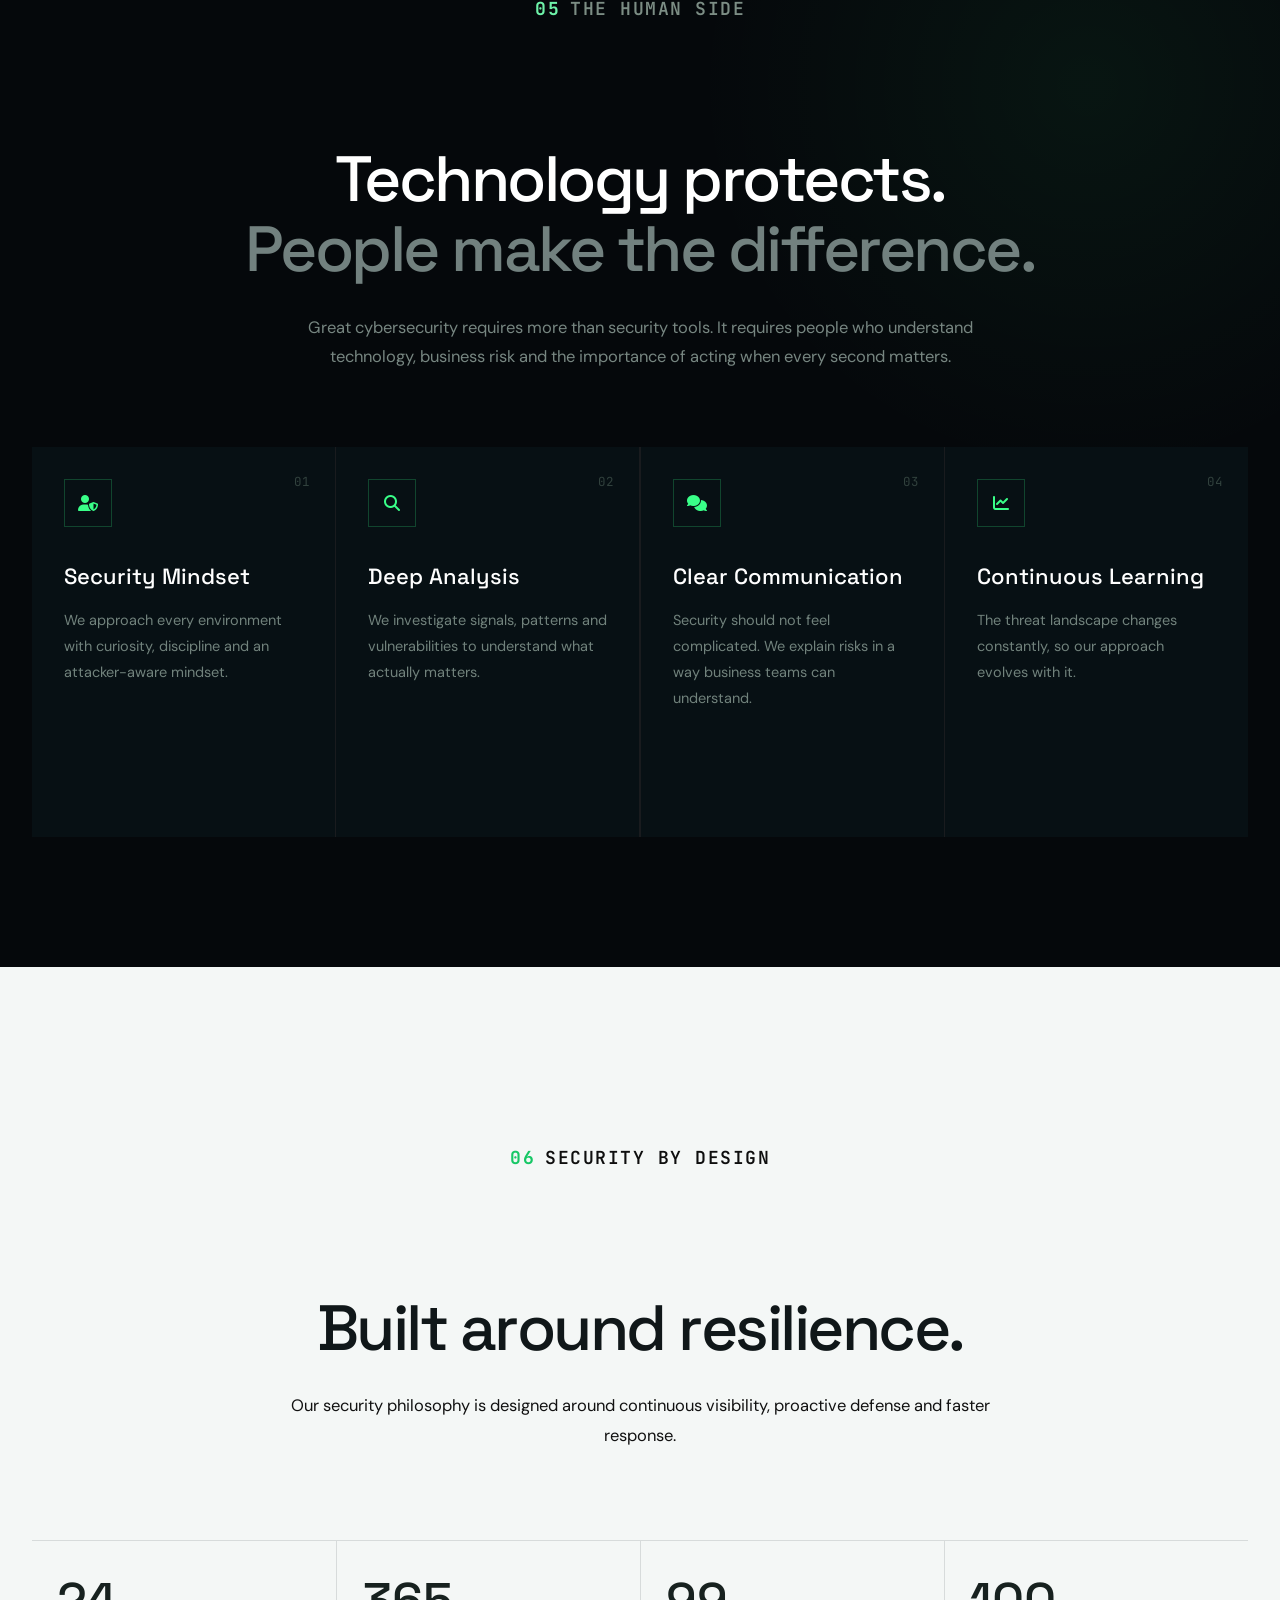
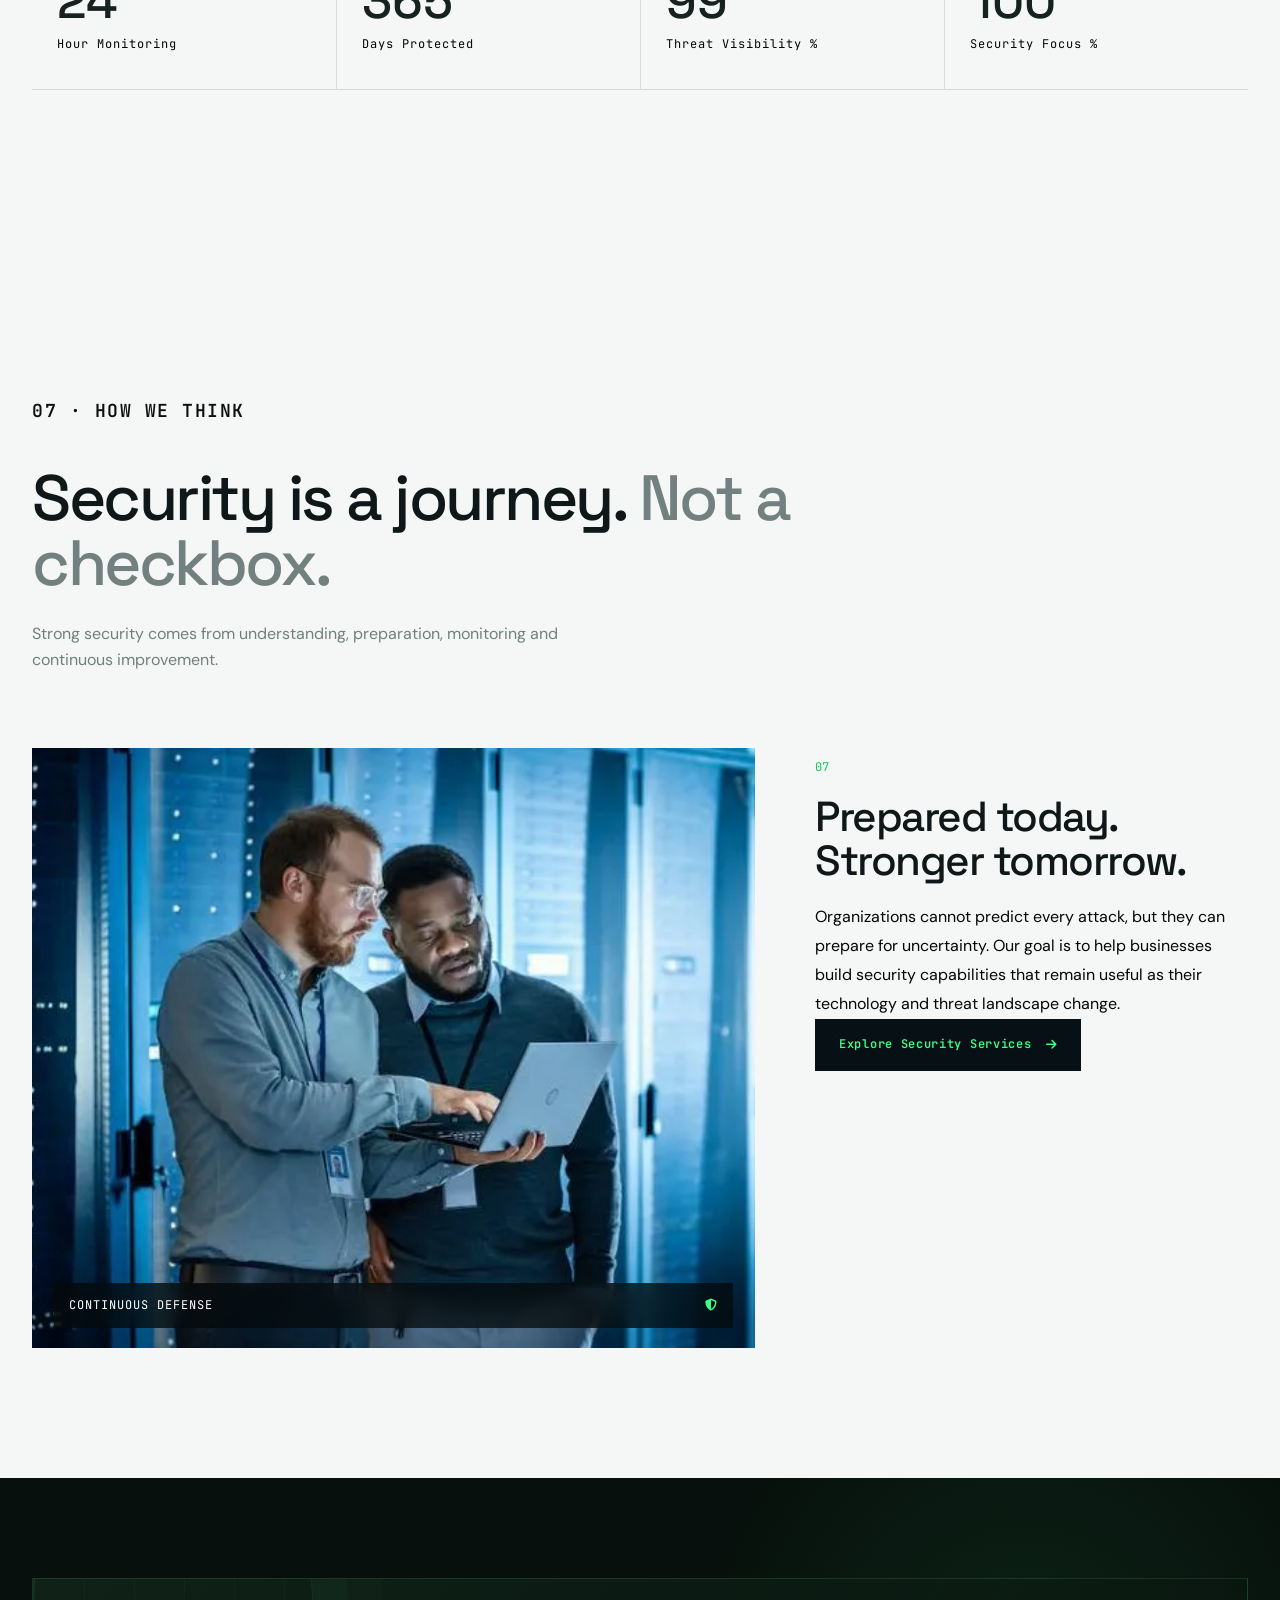
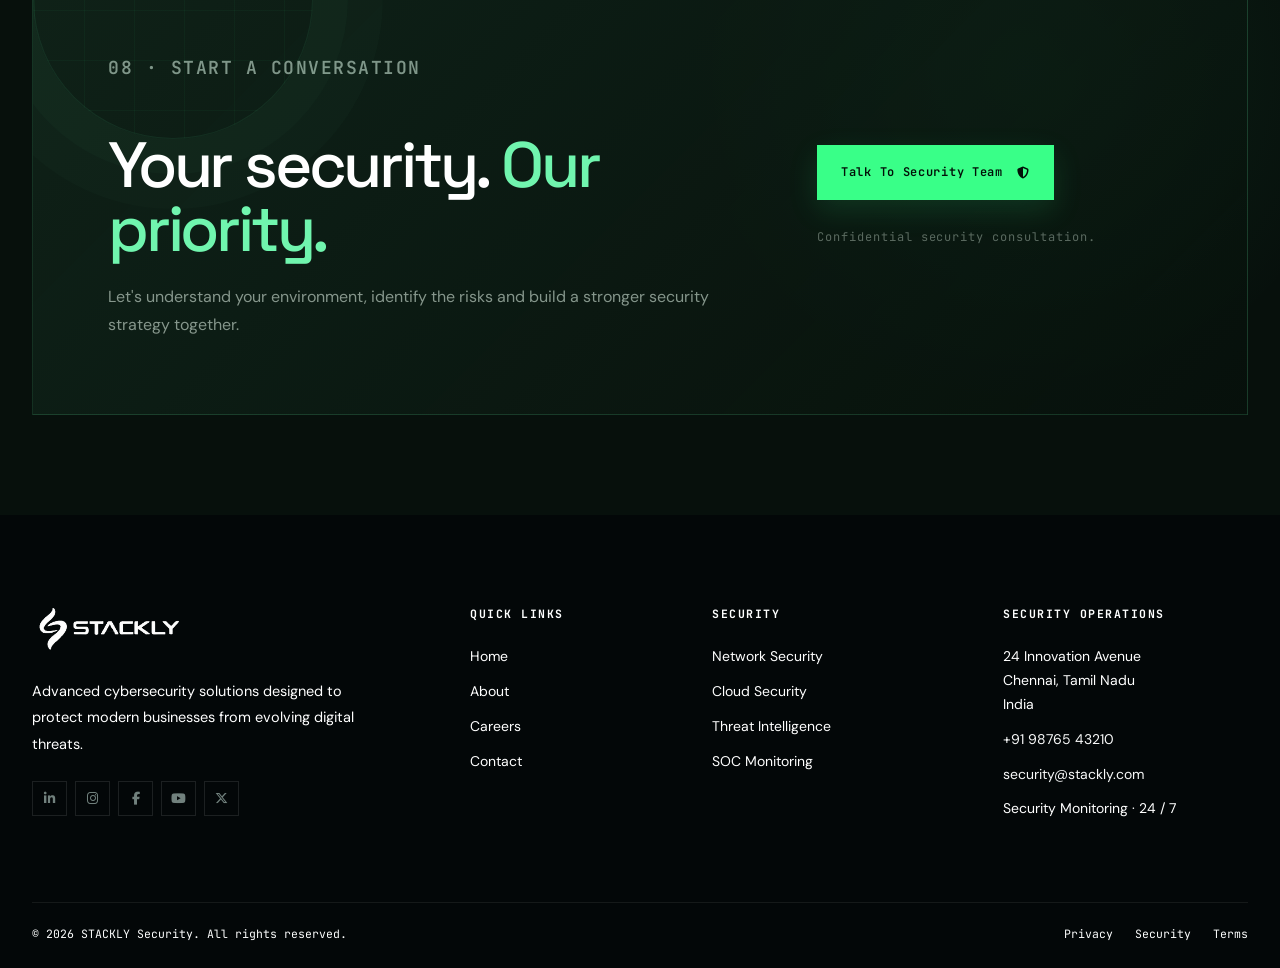
<file: about.html>
<!DOCTYPE html>
<html lang="en">

<head>

    <meta charset="UTF-8">

    <meta
        name="viewport"
        content="width=device-width, initial-scale=1.0"
    >

    <meta
        name="description"
        content="Learn about STACKLY Security, our cybersecurity approach, security expertise and mission to protect modern businesses from evolving digital threats."
    >

    <meta
        name="keywords"
        content="STACKLY Security, cybersecurity company, cyber defense, threat intelligence, security operations, digital protection"
    >

    <meta
        name="author"
        content="STACKLY Security"
    >

    <title>
        About STACKLY Security — Cybersecurity & Digital Protection
    </title>


    <!-- =====================================================
         GOOGLE FONTS
    ====================================================== -->

    <link rel="preconnect" href="https://fonts.googleapis.com">

    <link
        rel="preconnect"
        href="https://fonts.gstatic.com"
        crossorigin
    >

    <link
        href="https://fonts.googleapis.com/css2?family=DM+Sans:wght@400;500;600;700&family=JetBrains+Mono:wght@400;500;600;700&family=Space+Grotesk:wght@400;500;600;700&display=swap"
        rel="stylesheet"
    >


    <!-- =====================================================
         MAIN CSS
    ====================================================== -->

    <link
        rel="stylesheet"
        href="css/style.css"
    >

    <link
        rel="stylesheet"
        href="css/responsive.css"
    >

    <link
        rel="stylesheet"
        href="css/animations.css"
    >


    <!-- =====================================================
         FONT AWESOME
    ====================================================== -->

    <link
        rel="stylesheet"
        href="https://cdnjs.cloudflare.com/ajax/libs/font-awesome/6.5.2/css/all.min.css"
    >

    <script>document.documentElement.classList.add('js');</script>

</head>


<body>


<!-- =========================================================
     CYBERSECURITY PRELOADER
========================================================= -->
<div class="preloader" id="preloader" aria-label="Security system booting">
    <div class="preloader-content">
        <div class="preloader-visual">
            <div class="preloader-ring-outer"></div>
            <div class="preloader-ring-inner"></div>
            <div class="preloader-icon-container">
                <svg class="preloader-icon" viewBox="0 0 100 100" fill="none" xmlns="http://www.w3.org/2000/svg">
                    <path d="M50 12L20 25V48C20 68.2 32.8 83.2 50 88C67.2 83.2 80 68.2 80 48V25L50 12Z" stroke="var(--cyber)" stroke-width="2.5" stroke-linejoin="round" fill="none"/>
                    <path d="M50 30L34 39.2V57.7L50 67L66 57.7V39.2L50 30Z" stroke="var(--cyber)" stroke-width="1.5" stroke-dasharray="4 2" fill="none" opacity="0.6"/>
                    <path d="M50 42C47.8 42 46 43.8 46 46V49H44V56H56V49H54V46C54 43.8 52.2 42 50 42ZM48 46C48 44.9 48.9 44 50 44C51.1 44 52 44.9 52 46V49H48V46Z" fill="var(--cyber)"/>
                </svg>
                <div class="preloader-scan-line"></div>
            </div>
        </div>
        <div class="preloader-status">
            <span class="status-dot"></span>
            <span class="status-text">SECURE BOOT ACTIVE</span>
        </div>
    </div>
</div>


<!-- =========================================================
     PAGE WRAPPER
========================================================= -->

<div class="page-wrapper">



<!-- =========================================================
     HEADER
========================================================= -->

<header
    class="site-header"
    id="siteHeader"
>

    <nav class="navbar">


        <!-- BRAND -->

        <a href="index.html" class="brand-logo">
    <img 
        src="assets/logo.webp" 
        alt="STACKLY Security Logo"
        class="brand-logo-img"
    >
</a>


        <!-- DESKTOP NAVIGATION -->

        <div class="desktop-navigation">

            <a
                href="index.html"
                class="nav-link"
            >
                Home
            </a>

            <a
                href="about.html"
                class="nav-link active"
            >
                About
            </a>

            <a
                href="services.html"
                class="nav-link"
            >
                Services
            </a>

         

            <a
                href="career.html"
                class="nav-link"
            >
                Careers
            </a>

            <a
                href="contact.html"
                class="nav-link"
            >
                Contact
            </a>

        </div>


        <!-- SECURITY STATUS -->

        <div class="security-status">

            <span class="status-dot"></span>

            <span>
                SYSTEM SECURE
            </span>

        </div>


        <!-- LOGIN -->

        <a
            href="login.html"
            class="login-link"
        >
            Login
        </a>


        <!-- MOBILE MENU -->

        <button
            class="menu-toggle"
            id="menuToggle"
            aria-label="Open navigation menu"
            aria-expanded="false"
        >

            <span></span>
            <span></span>
            <span></span>

        </button>

    </nav>

</header>



<!-- =========================================================
     MOBILE SIDEBAR
========================================================= -->

<div
    class="mobile-overlay"
    id="mobileOverlay"
></div>


<aside
    class="mobile-sidebar"
    id="mobileSidebar"
>

    <div class="mobile-sidebar-header">

        <div class="mobile-brand">

            STACKLY

            <span>
                SECURITY
            </span>

        </div>


        <button
            class="mobile-close"
            id="mobileClose"
            aria-label="Close navigation"
        >

            <i class="fa-solid fa-xmark"></i>

        </button>

    </div>


    <div class="mobile-menu">

        <a href="index.html">

            <span>
                01
            </span>

            Home

        </a>


        <a
            href="about.html"
            class="active"
        >

            <span>
                02
            </span>

            About

        </a>


        <a href="services.html">

            <span>
                03
            </span>

            Services

        </a>


  


        <a href="career.html">

            <span>
                05
            </span>

            Careers

        </a>


        <a href="contact.html">

            <span>
                06
            </span>

            Contact

        </a>


        <a
            href="login.html"
            class="mobile-login-btn"
        >

            <span>
                →
            </span>

            Security Portal

        </a>

    </div>


    <div class="mobile-sidebar-footer">

        <a href="tel:+919876543210">

            <i class="fa-solid fa-phone"></i>

            <span>
                +91 98765 43210
            </span>

        </a>


        <a href="mailto:security@stackly.com">

            <i class="fa-solid fa-envelope"></i>

            <span>
                security@stackly.com
            </span>

        </a>


        <a href="404.html">

            <i class="fa-solid fa-location-dot"></i>

            <span>
                Tamil Nadu, India
            </span>

        </a>

    </div>

</aside>



<!-- =========================================================
     MAIN
========================================================= -->

<main>



<!-- =========================================================
     ABOUT HERO
========================================================= -->

<section
    class="hero-section inner-hero about-hero"
    id="aboutHero"
>

    <div class="hero-background">

        <img
            src="assets/u3.webp"
            alt="STACKLY Security operations center"
            class="hero-image"
            loading="eager"
        >

    </div>


    <div class="hero-overlay"></div>


    <div class="cyber-grid"></div>


    <div class="hero-scan-line"></div>


    <div class="hero-container">

        <div class="hero-content">


            <div class="hero-eyebrow reveal-up">

                <span class="eyebrow-line"></span>

                <span>
                    01 · ABOUT STACKLY SECURITY
                </span>

            </div>


            <h1 class="hero-title letter-reveal">

                Security
                <span>
                    Starts With Understanding.
                </span>

            </h1>


            <p class="hero-description reveal-up">

                We help organizations understand their digital
                risks, strengthen their defenses and respond
                confidently to an evolving threat landscape.

            </p>


            <div class="hero-buttons reveal-up">

                <a
                    href="404.html"
                    class="btn btn-primary magnetic-btn"
                >

                    <span>
                        Our Story
                    </span>

                    <i class="fa-solid fa-arrow-down"></i>

                </a>


                <a
                    href="404.html"
                    class="btn btn-glass magnetic-btn"
                >

                    <span>
                        Talk To Security
                    </span>

                    <i class="fa-solid fa-shield-halved"></i>

                </a>

            </div>


            <div class="hero-trust reveal-up">

                <span>
                    <i class="fa-solid fa-lock"></i>
                    TRUSTED
                </span>

                <span>
                    <i class="fa-solid fa-shield-halved"></i>
                    DEFENDED
                </span>

                <span>
                    <i class="fa-solid fa-eye"></i>
                    MONITORED
                </span>

            </div>

        </div>


        <!-- HERO SECURITY CARD -->

        <div class="hero-floating-card cyber-card reveal-right">

            <div class="cyber-card-header">

                <span>
                    SECURITY PROFILE
                </span>

                <span class="live-status">

                    <span></span>

                    ACTIVE

                </span>

            </div>


            <div class="threat-visual">

                <div class="threat-grid">

                    <span></span>
                    <span></span>
                    <span></span>
                    <span></span>
                    <span></span>
                    <span></span>
                    <span></span>
                    <span></span>
                    <span></span>

                </div>


                <div class="threat-core">

                    <i class="fa-solid fa-shield-halved"></i>

                </div>


                <div class="scan-ring scan-ring-one"></div>

                <div class="scan-ring scan-ring-two"></div>

            </div>


            <div class="security-metrics">

                <div class="security-metric">

                    <span>
                        SECURITY FOCUS
                    </span>

                    <strong>
                        100%
                    </strong>

                </div>


                <div class="security-metric">

                    <span>
                        MONITORING
                    </span>

                    <strong class="secure-text">
                        24/7
                    </strong>

                </div>

            </div>


            <div class="cyber-card-footer">

                <span>

                    <i class="fa-solid fa-circle-check"></i>

                    Protection systems active

                </span>

                <strong>
                    SECURE
                </strong>

            </div>

        </div>

    </div>


    <div class="hero-bottom-bar">

        <span>
            STACKLY SECURITY
        </span>

        <span>
            INTELLIGENCE · DEFENSE · RESPONSE
        </span>

        <span>

            SCROLL TO EXPLORE

            <i class="fa-solid fa-arrow-down"></i>

        </span>

    </div>

</section>



<!-- =========================================================
     OUR STORY
========================================================= -->

<section
    class="intro-section section-light"
    id="our-story"
>

    <div class="section-container">


        <div class="section-heading-row reveal-up">

            <div class="section-label">

                <span>
                    02
                </span>

                OUR STORY

            </div>


            <div class="section-heading">

                <h2 class="letter-reveal">

                    Built for a world where
                    <em>security never stands still.</em>

                </h2>


                <p>

                    Cybersecurity is no longer only about
                    protecting servers and networks.

                    Modern businesses depend on cloud platforms,
                    applications, connected devices and constantly
                    changing digital infrastructure.

                </p>

            </div>

        </div>



        <div class="intro-grid">


            <!-- IMAGE -->

            <div
                class="intro-large-image image-reveal"
            >

                <img
                    src="assets/about2.webp"
                    alt="Cybersecurity team working in security operations center"
                    loading="lazy"
                >


                <div class="image-caption">

                    <span>
                        SECURITY OPERATIONS
                    </span>

                    <i class="fa-solid fa-arrow-up-right-from-square"></i>

                </div>

            </div>



            <!-- CONTENT -->

            <div
                class="intro-side-content reveal-right"
            >

                <div class="intro-number">
                    01
                </div>


                <h3>

                    We don't just
                    react to threats.

                </h3>


                <p>

                    STACKLY Security takes a proactive approach
                    to cybersecurity.

                    We combine visibility, intelligence,
                    assessment and response to help businesses
                    build security into the way they operate.

                </p>


                <div class="intro-feature stagger-item">

                    <span class="feature-icon">

                       <i class="fa-solid fa-satellite-dish"></i>

                    </span>


                    <div>

                        <h4>
                            See What Matters
                        </h4>

                        <p>
                            Improve visibility across your
                            digital environment.
                        </p>

                    </div>

                </div>


                <div class="intro-feature stagger-item">

                    <span class="feature-icon">

                        <i class="fa-solid fa-brain"></i>

                    </span>


                    <div>

                        <h4>
                            Understand The Threat
                        </h4>

                        <p>
                            Turn security intelligence into
                            practical decisions.
                        </p>

                    </div>

                </div>


                <div class="intro-feature stagger-item">

                    <span class="feature-icon">

                        <i class="fa-solid fa-shield-halved"></i>

                    </span>


                    <div>

                        <h4>
                            Strengthen Your Defense
                        </h4>

                        <p>
                            Build protection around your
                            real-world risks.
                        </p>

                    </div>

                </div>

            </div>

        </div>

    </div>

</section>



<!-- =========================================================
     MISSION SECTION
========================================================= -->

<section
    class="services-section section-dark"
    id="mission"
>

    <div class="section-container">


        <div class="services-heading reveal-up">

            <div>

                <span class="section-label light">

                    03 · OUR MISSION

                </span>


                <h2 class="letter-reveal">

                    Make cybersecurity
                    <em>clearer, stronger and smarter.</em>

                </h2>

            </div>


            <p>

                Our mission is simple:

                help businesses understand their exposure,
                reduce security risks and build resilience
                against modern cyber threats.

            </p>

        </div>



        <div class="services-grid">


            <article
                class="service-card service-card-large reveal-up"
            >

                <div class="service-number">
                    01
                </div>


                <div class="service-icon">

                    <i class="fa-solid fa-eye"></i>

                </div>


                <h3>
                    Visibility
                </h3>


                <p>

                    You cannot protect what you cannot see.
                    We focus on creating stronger visibility
                    across your digital environment.

                </p>


                <div class="service-tags">

                    <span>
                        Visibility
                    </span>

                    <span>
                        Monitoring
                    </span>

                    <span>
                        Intelligence
                    </span>

                </div>

            </article>



            <article
                class="service-card reveal-up"
            >

                <div class="service-number">
                    02
                </div>


                <div class="service-icon">

                    <i class="fa-solid fa-shield-halved"></i>

                </div>


                <h3>
                    Protection
                </h3>


                <p>

                    Build multiple layers of defense
                    across infrastructure, applications,
                    identities and data.

                </p>

            </article>



            <article
                class="service-card reveal-up"
            >

                <div class="service-number">
                    03
                </div>


                <div class="service-icon">

                    <i class="fa-solid fa-bolt"></i>

                </div>


                <h3>
                    Response
                </h3>


                <p>

                    Prepare your organization to identify,
                    contain and respond to security incidents
                    before they spread.

                </p>

            </article>



            <article
                class="service-card reveal-up"
            >

                <div class="service-number">
                    04
                </div>


                <div class="service-icon">

                    <i class="fa-solid fa-arrows-rotate"></i>

                </div>


                <h3>
                    Continuous Improvement
                </h3>


                <p>

                    Security is never finished.
                    We continuously evaluate and improve
                    security strategies as threats evolve.

                </p>

            </article>

            <article 
    class="service-card reveal-up" 
>

    <div class="service-number">
        05
    </div>


    <div class="service-icon">

        <i class="fa-solid fa-user-shield"></i>

    </div>


    <h3>
        Security Awareness
    </h3>


    <p>

        Strong security starts with informed teams.
        We help organizations build safer habits
        and reduce risks caused by human error.

    </p>

</article>

        </div>

    </div>

</section>



<!-- =========================================================
     SECURITY PHILOSOPHY
========================================================= -->

<section
    class="threat-section section-light"
    id="philosophy"
>

    <div class="section-container">

        <div class="threat-dashboard reveal">


            <div class="threat-dashboard-header">

                <div>

                    <span class="section-label">

                        04 · SECURITY PHILOSOPHY

                    </span>


                    <h2 class="split-title">

                        Think ahead.
                        <em>Stay prepared.</em>

                    </h2>

                </div>


                <div class="dashboard-status">

                    <span></span>

                    DEFENSE ACTIVE

                </div>

            </div>



            <div class="threat-dashboard-grid">


                <!-- IMAGE -->

                <div class="security-terminal image-security-panel">

                    <img
                        src="assets/a1.webp"
                        alt="Security analyst monitoring cyber threats"
                        loading="lazy"
                    >

                    <div class="security-image-overlay">

                        <span>
                            THREAT ANALYSIS
                        </span>

                        <strong>
                            ACTIVE
                        </strong>

                    </div>

                </div>



                <!-- CONTENT -->

                <div class="threat-metrics">


                    <div class="threat-metric">

                        <span>
                            APPROACH
                        </span>

                        <strong>
                            PROACTIVE
                        </strong>

                        <small>
                            Identify risks before incidents.
                        </small>

                    </div>


                    <div class="threat-metric">

                        <span>
                            STRATEGY
                        </span>

                        <strong>
                            LAYERED
                        </strong>

                        <small>
                            Multiple security controls.
                        </small>

                    </div>


                    <div class="threat-metric">

                        <span>
                            RESPONSE
                        </span>

                        <strong>
                            RAPID
                        </strong>

                        <small>
                            Prepared for security incidents.
                        </small>

                    </div>

                </div>

            </div>

        </div>

    </div>

</section>



<!-- =========================================================
     TEAM / HUMAN SIDE
========================================================= -->

<section
    class="why-section section-dark"
    id="team"
>

    <div class="section-container">


        <div class="section-heading-row reveal">

            <div class="section-label light">

                <span>
                    05
                </span>

                THE HUMAN SIDE

            </div>


            <div class="section-heading">

                <h2 class="split-title">

                    Technology protects.
                    <em>People make the difference.</em>

                </h2>


                <p>

                    Great cybersecurity requires more than
                    security tools.

                    It requires people who understand technology,
                    business risk and the importance of acting
                    when every second matters.

                </p>

            </div>

        </div>



        <div class="why-grid">


            <article class="why-card reveal">

                <div class="why-card-number">
                    01
                </div>


                <div class="why-card-icon">

                    <i class="fa-solid fa-user-shield"></i>

                </div>


                <h3>
                    Security Mindset
                </h3>


                <p>

                    We approach every environment with
                    curiosity, discipline and an attacker-aware
                    mindset.

                </p>

            </article>



            <article class="why-card reveal">

                <div class="why-card-number">
                    02
                </div>


                <div class="why-card-icon">

                    <i class="fa-solid fa-magnifying-glass"></i>

                </div>


                <h3>
                    Deep Analysis
                </h3>


                <p>

                    We investigate signals, patterns and
                    vulnerabilities to understand what
                    actually matters.

                </p>

            </article>



            <article class="why-card reveal">

                <div class="why-card-number">
                    03
                </div>


                <div class="why-card-icon">

                    <i class="fa-solid fa-comments"></i>

                </div>


                <h3>
                    Clear Communication
                </h3>


                <p>

                    Security should not feel complicated.
                    We explain risks in a way business teams
                    can understand.

                </p>

            </article>



            <article class="why-card reveal">

                <div class="why-card-number">
                    04
                </div>


                <div class="why-card-icon">

                    <i class="fa-solid fa-chart-line"></i>

                </div>


                <h3>
                    Continuous Learning
                </h3>


                <p>

                    The threat landscape changes constantly,
                    so our approach evolves with it.

                </p>

            </article>

        </div>

    </div>

</section>



<!-- =========================================================
     SECURITY STATS
========================================================= -->

<section
    class="intro-section section-light"
>

    <div class="section-container">


        <div class="section-heading-row reveal-up">

            <div class="section-label">

                <span>
                    06
                </span>

                SECURITY BY DESIGN

            </div>


            <div class="section-heading">

                <h2 class="letter-reveal">

                    Built around
                    <em>resilience.</em>

                </h2>


                <p>

                    Our security philosophy is designed around
                    continuous visibility, proactive defense
                    and faster response.

                </p>

            </div>

        </div>



        <div class="stats-grid reveal-up">


            <div class="stat-item">

                <strong
                    class="counter"
                    data-target="24"
                >
                    0
                </strong>

                <span>
                    Hour Monitoring
                </span>

            </div>


            <div class="stat-item">

                <strong
                    class="counter"
                    data-target="365"
                >
                    0
                </strong>

                <span>
                    Days Protected
                </span>

            </div>


            <div class="stat-item">

                <strong
                    class="counter"
                    data-target="99"
                >
                    0
                </strong>

                <span>
                    Threat Visibility %
                </span>

            </div>


            <div class="stat-item">

                <strong
                    class="counter"
                    data-target="100"
                >
                    0
                </strong>

                <span>
                    Security Focus %
                </span>

            </div>

        </div>


    </div>

</section>



<!-- =========================================================
     ABOUT IMAGE FEATURE
========================================================= -->

<section
    class="process-section section-light"
>

    <div class="section-container">


        <div class="process-heading reveal">

            <span class="section-label">
                07 · HOW WE THINK
            </span>


            <h2 class="split-title">

                Security is a journey.
                <em>Not a checkbox.</em>

            </h2>


            <p>

                Strong security comes from understanding,
                preparation, monitoring and continuous
                improvement.

            </p>

        </div>



        <div class="intro-grid about-feature-grid">


            <div
                class="intro-large-image image-reveal"
            >

                <img
                    src="assets/a2.webp"
                    alt="Cybersecurity professional analyzing digital infrastructure"
                    loading="lazy"
                >

                <div class="image-caption">

                    <span>
                        CONTINUOUS DEFENSE
                    </span>

                    <i class="fa-solid fa-shield-halved"></i>

                </div>

            </div>


            <div class="intro-side-content reveal-right">

                <div class="intro-number">
                    07
                </div>


                <h3>
                    Prepared today.
                    Stronger tomorrow.
                </h3>


                <p>

                    Organizations cannot predict every attack,
                    but they can prepare for uncertainty.

                    Our goal is to help businesses build
                    security capabilities that remain useful
                    as their technology and threat landscape
                    change.

                </p>


                <a
                    href="404.html"
                    class="btn btn-dark magnetic-btn"
                >

                    <span>
                        Explore Security Services
                    </span>

                    <i class="fa-solid fa-arrow-right"></i>

                </a>

            </div>

        </div>

    </div>

</section>



<!-- =========================================================
     CTA
========================================================= -->

<section
    class="contact-cta-section section-dark"
>

    <div class="section-container">

        <div class="contact-cta-box reveal">


            <div class="contact-cta-content">

                <span class="section-label light">

                    08 · START A CONVERSATION

                </span>


                <h2 class="split-title">

                    Your security.
                    <em>Our priority.</em>

                </h2>


                <p>

                    Let's understand your environment,
                    identify the risks and build a stronger
                    security strategy together.

                </p>

            </div>


            <div class="contact-cta-action">

                <a
                    href="404.html"
                    class="btn btn-primary magnetic-btn"
                >

                    <span>
                        Talk To Security Team
                    </span>

                    <i class="fa-solid fa-shield-halved"></i>

                </a>


                <span class="contact-cta-note">

                    Confidential security consultation.

                </span>

            </div>

        </div>

    </div>

</section>



<!-- =========================================================
     FOOTER
========================================================= -->

<footer
    class="site-footer"
    id="footer"
>

    <div class="section-container">


        <div class="footer-main">


            <!-- BRAND -->

            <div class="footer-brand reveal">

               <a href="index.html" class="footer-logo">
    <img 
        src="assets/logo.webp" 
        alt="STACKLY Security Logo"
        class="footer-logo-img"
    >
</a>


                <p>

                    Advanced cybersecurity solutions designed
                    to protect modern businesses from evolving
                    digital threats.

                </p>


                <div class="footer-socials">

                    <a
                        href="404.html"
                        aria-label="LinkedIn"
                    >
                        <i class="fa-brands fa-linkedin-in"></i>
                    </a>


                    <a
                        href="404.html"
                        aria-label="Instagram"
                    >
                        <i class="fa-brands fa-instagram"></i>
                    </a>


                    <a
                        href="404.html"
                        aria-label="Facebook"
                    >
                        <i class="fa-brands fa-facebook-f"></i>
                    </a>


                    <a
                        href="404.html"
                        aria-label="YouTube"
                    >
                        <i class="fa-brands fa-youtube"></i>
                    </a>

                    <a 
    href="404.html" 
    aria-label="Twitter" 
>
    <i class="fa-brands fa-x-twitter"></i>
</a>

                </div>

            </div>



            <!-- COMPANY -->

            <div class="footer-column reveal">

                <h4>
                    QUICK LINKS
                </h4>

                <a href="index.html">
                    Home
                </a>

                <a href="about.html">
                    About
                </a>

                <a href="career.html">
                    Careers
                </a>

                <a href="contact.html">
                    Contact
                </a>

            </div>



            <!-- SECURITY -->

            <div class="footer-column reveal">

                <h4>
                    SECURITY
                </h4>

                <a href="404.html">
                    Network Security
                </a>

                <a href="404.html">
                    Cloud Security
                </a>

                <a href="404.html">
                    Threat Intelligence
                </a>

                <a href="404.html">
                    SOC Monitoring
                </a>

            </div>



            <!-- CONTACT -->

            <div
                class="footer-column footer-contact reveal"
            >

                <h4>
                    SECURITY OPERATIONS
                </h4>


                <address>

                    24 Innovation Avenue<br>
                    Chennai, Tamil Nadu<br>
                    India

                </address>


                <a href="tel:+919876543210">
                    +91 98765 43210
                </a>


                <a href="mailto:security@stackly.com">
                    security@stackly.com
                </a>


                <span>
                    Security Monitoring · 24 / 7
                </span>

            </div>

        </div>



        <!-- FOOTER BOTTOM -->

        <div class="footer-bottom">

            <span>

                © 2026 STACKLY Security.
                All rights reserved.

            </span>


            <div>

                <a href="404.html">
                    Privacy
                </a>

                <a href="404.html">
                    Security
                </a>

                <a href="404.html">
                    Terms
                </a>

            </div>

        </div>

    </div>

</footer>



<!-- =========================================================
     BACK TO TOP
========================================================= -->

<button
    class="back-to-top"
    id="backToTop"
    aria-label="Back to top"
    type="button"
>

    <i class="fa-solid fa-arrow-up"></i>

</button>



<!-- =========================================================
     SCROLL PROGRESS
========================================================= -->

<div
    class="scroll-progress"
    id="scrollProgress"
    aria-hidden="true"
></div>



<!-- =========================================================
     JAVASCRIPT
========================================================= -->

<script src="js/navigation.js"></script>

<script src="js/animations.js"></script>

<script src="js/main.js"></script>


</body>

</html>
</file>
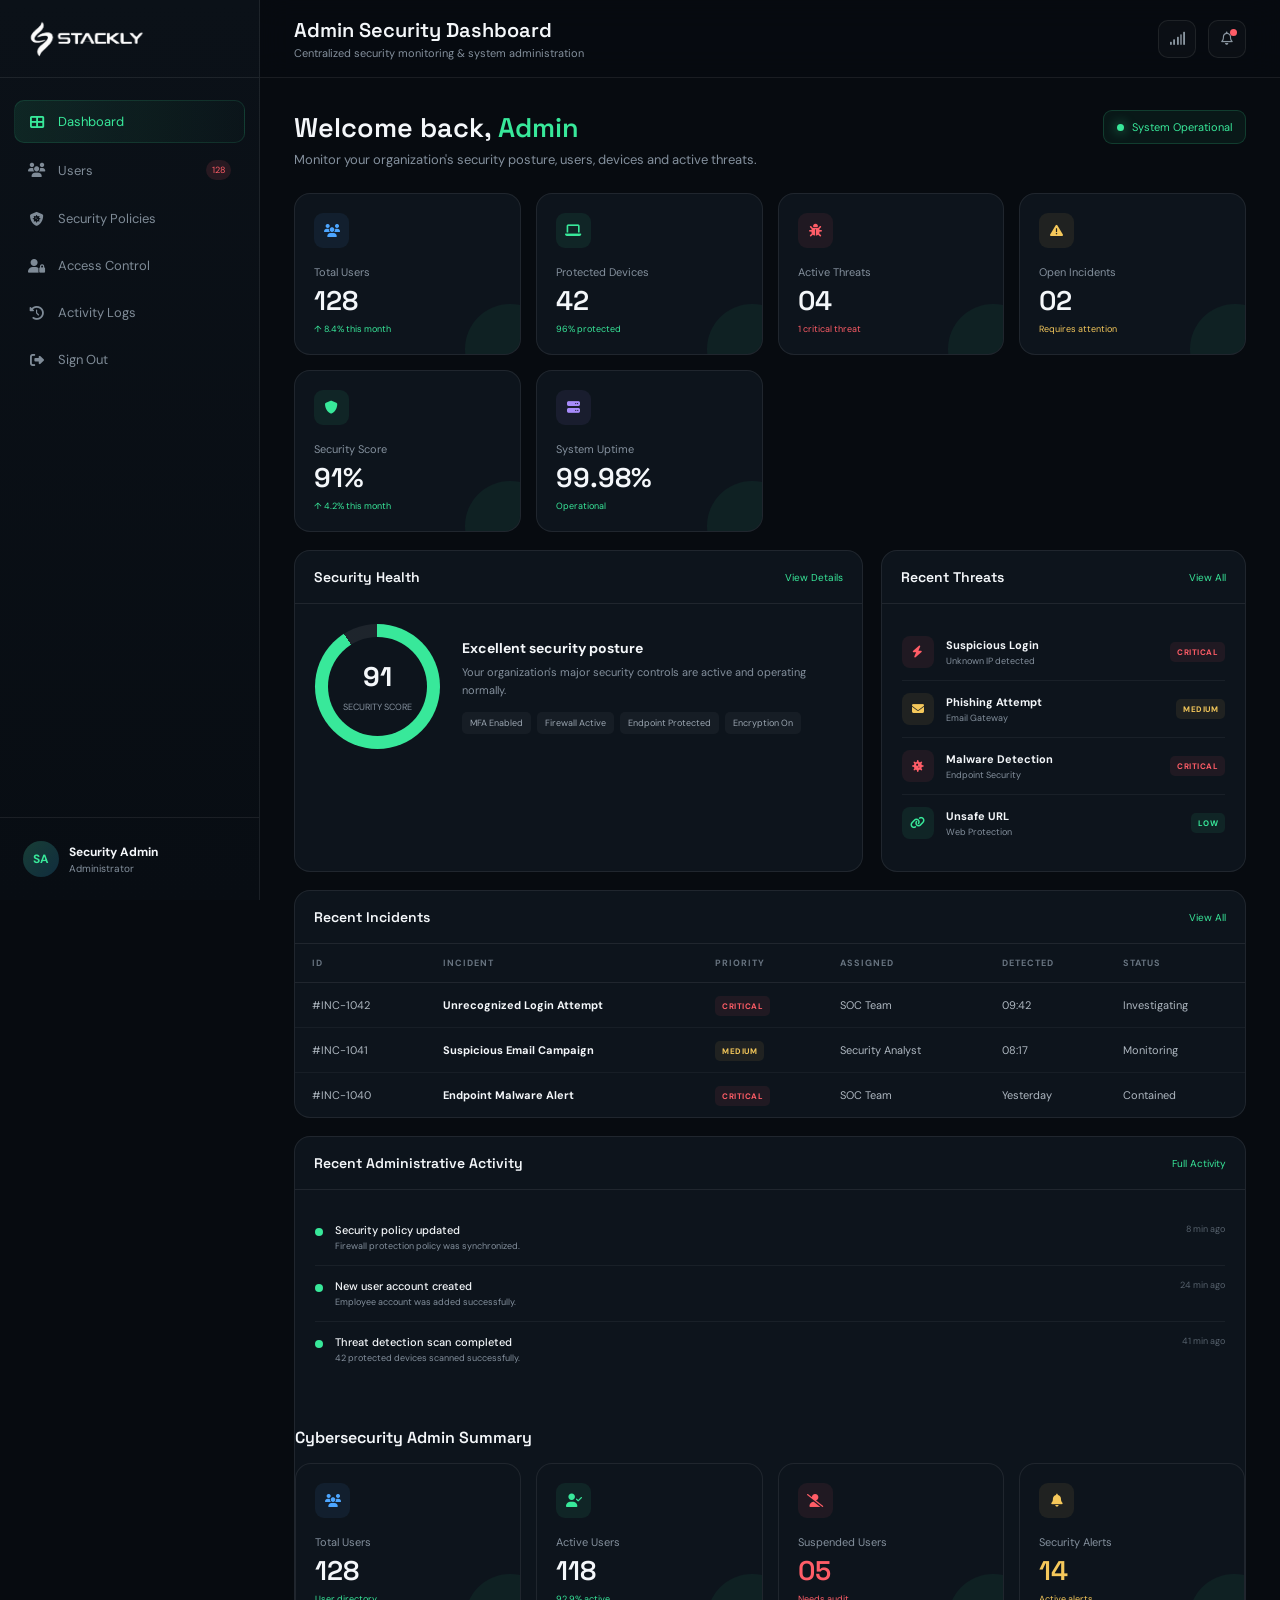
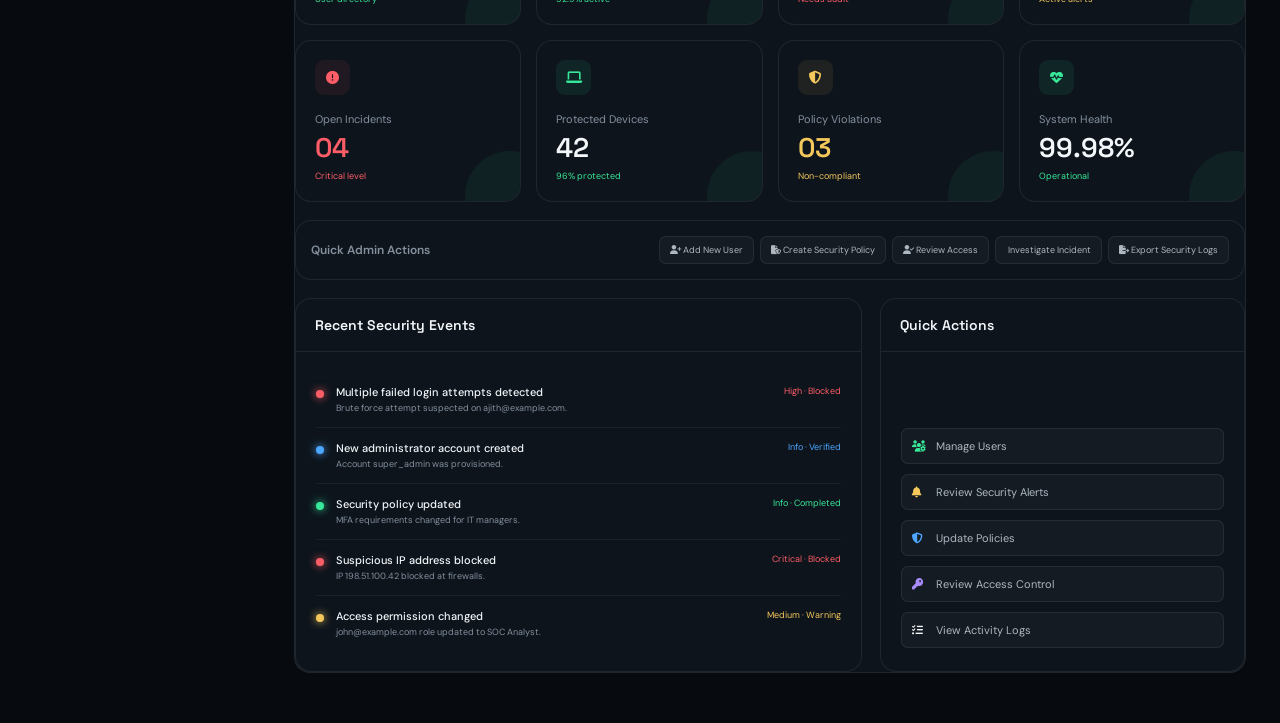
<file: admin-dashboard.html>
<!DOCTYPE html>
<html lang="en">

<head>
    <meta charset="UTF-8">
    <meta name="viewport" content="width=device-width, initial-scale=1.0">

    <title>CyberGuard | Admin Security Dashboard</title>

    <link rel="preconnect" href="https://fonts.googleapis.com">
    <link rel="preconnect" href="https://fonts.gstatic.com" crossorigin>

    <link
        href="https://fonts.googleapis.com/css2?family=DM+Sans:wght@400;500;600;700&family=Space+Grotesk:wght@400;500;600;700&display=swap"
        rel="stylesheet">

    <link rel="stylesheet" href="https://cdnjs.cloudflare.com/ajax/libs/font-awesome/6.5.2/css/all.min.css">

    <style>
        /* =====================================================
           RESET
        ===================================================== */

        * {
            margin: 0;
            padding: 0;
            box-sizing: border-box;
        }

        :root {
            --bg: #070b10;
            --sidebar: #0a0f15;
            --card: #0d141c;
            --card-light: #111a23;

            --border: rgba(255, 255, 255, .08);

            --text: #f4f7fa;
            --muted: #84909d;

            --green: #38e89a;
            --green-dark: #19b875;

            --blue: #4da6ff;
            --yellow: #f5c85b;
            --red: #ff5d67;
            --purple: #a78bfa;

            --radius: 16px;
        }

        html {
            scroll-behavior: smooth;
        }

        body {
            background: var(--bg);
            color: var(--text);
            font-family: "DM Sans", sans-serif;
            overflow-x: hidden;
        }

        button,
        input,
        select {
            font-family: inherit;
        }

        a {
            color: inherit;
            text-decoration: none;
        }


        /* =====================================================
           LAYOUT
        ===================================================== */

        .dashboard {
            min-height: 100vh;
            display: flex;
        }


        /* =====================================================
           SIDEBAR
        ===================================================== */

        .sidebar {
            width: 260px;
            height: 100vh;

            position: fixed;
            left: 0;
            top: 0;

            background:
                linear-gradient(180deg,
                    #0b1118,
                    #080d13);

            border-right: 1px solid var(--border);

            display: flex;
            flex-direction: column;

            z-index: 1000;
        }


        .brand {
            height: 78px;

            display: flex;
            align-items: center;

            padding: 0 25px;

            border-bottom: 1px solid var(--border);
        }

        .brand-mark {
            width: 38px;
            height: 38px;

            border-radius: 10px;

            display: flex;
            align-items: center;
            justify-content: center;

            background:
                linear-gradient(135deg,
                    rgba(56, 232, 154, .18),
                    rgba(77, 166, 255, .10));

            border: 1px solid rgba(56, 232, 154, .22);

            color: var(--green);

            margin-right: 12px;
        }

        .brand-text strong {
            display: block;

            font-family: "Space Grotesk", sans-serif;

            font-size: 17px;

            letter-spacing: .5px;
        }

        .brand-text span {
            display: block;

            color: var(--muted);

            font-size: 9px;

            letter-spacing: 2px;

            margin-top: 2px;
        }


        /* =====================================================
           NAVIGATION
        ===================================================== */

        .sidebar-nav {
            flex: 1;

            padding: 22px 14px;

            overflow-y: auto;
        }

        .nav-label {
            color: #56616c;

            font-size: 9px;

            font-weight: 700;

            letter-spacing: 1.8px;

            padding: 0 12px;

            margin: 8px 0 10px;
        }

        .nav-item {
            width: 100%;

            display: flex;
            align-items: center;

            gap: 12px;

            padding: 12px 13px;

            margin-bottom: 4px;

            border-radius: 10px;

            color: #7f8b97;

            font-size: 13px;

            cursor: pointer;

            border: 1px solid transparent;

            transition: .25s ease;
        }

        .nav-item i {
            width: 18px;

            text-align: center;

            font-size: 14px;
        }

        .nav-item:hover {
            color: var(--text);

            background: rgba(255, 255, 255, .035);
        }

        .nav-item.active {
            color: var(--green);

            background:
                linear-gradient(90deg,
                    rgba(56, 232, 154, .10),
                    rgba(56, 232, 154, .025));

            border-color: rgba(56, 232, 154, .12);
        }

        .nav-badge {
            margin-left: auto;

            min-width: 21px;
            height: 20px;

            padding: 0 6px;

            border-radius: 20px;

            display: flex;
            align-items: center;
            justify-content: center;

            font-size: 9px;

            background: rgba(255, 93, 103, .12);

            color: var(--red);
        }


        /* =====================================================
           SIDEBAR PROFILE
        ===================================================== */

        .sidebar-bottom {
            padding: 14px;

            border-top: 1px solid var(--border);
        }

        .profile-mini {
            display: flex;
            align-items: center;

            gap: 10px;

            padding: 9px;
        }

        .avatar {
            width: 36px;
            height: 36px;

            border-radius: 50%;

            display: flex;
            align-items: center;
            justify-content: center;

            background:
                linear-gradient(135deg,
                    #183e36,
                    #102c3d);

            color: var(--green);

            font-weight: 700;

            font-size: 12px;
        }

        .profile-mini-info {
            min-width: 0;
        }

        .profile-mini-info strong {
            display: block;

            font-size: 12px;

            white-space: nowrap;

            overflow: hidden;

            text-overflow: ellipsis;
        }

        .profile-mini-info span {
            display: block;

            color: var(--muted);

            font-size: 10px;

            margin-top: 2px;
        }


        /* =====================================================
           MAIN
        ===================================================== */

        .main {
            width: calc(100% - 260px);

            margin-left: 260px;

            min-height: 100vh;
        }


        /* =====================================================
           TOPBAR
        ===================================================== */

        .topbar {
            height: 78px;

            display: flex;
            align-items: center;
            justify-content: space-between;

            padding: 0 34px;

            border-bottom: 1px solid var(--border);

            background: rgba(7, 11, 16, .88);

            backdrop-filter: blur(15px);

            position: sticky;
            top: 0;

            z-index: 100;
        }

        .page-title h1 {
            font-family: "Space Grotesk", sans-serif;

            font-size: 20px;

            font-weight: 600;
        }

        .page-title p {
            color: var(--muted);

            font-size: 11px;

            margin-top: 3px;
        }

        .top-actions {
            display: flex;
            align-items: center;

            gap: 12px;
        }

        .icon-btn {
            width: 38px;
            height: 38px;

            border-radius: 10px;

            border: 1px solid var(--border);

            background: rgba(255, 255, 255, .025);

            color: #8995a0;

            cursor: pointer;

            position: relative;

            transition: .25s ease;
        }

        .icon-btn:hover {
            color: var(--green);

            border-color: rgba(56, 232, 154, .25);
        }

        .notification-dot {
            width: 7px;
            height: 7px;

            border-radius: 50%;

            background: var(--red);

            position: absolute;

            top: 8px;
            right: 8px;
        }


        /* =====================================================
           CONTENT
        ===================================================== */

        .content {
            padding: 32px 34px 50px;
        }

        .section {
            display: none;

            animation: sectionIn .35s ease;
        }

        .section.active {
            display: block;
        }

        @keyframes sectionIn {

            from {
                opacity: 0;
                transform: translateY(8px);
            }

            to {
                opacity: 1;
                transform: translateY(0);
            }

        }


        /* =====================================================
           WELCOME
        ===================================================== */

        .welcome {
            display: flex;
            align-items: flex-start;
            justify-content: space-between;

            margin-bottom: 25px;
        }

        .welcome h2 {
            font-family: "Space Grotesk", sans-serif;

            font-size: 27px;

            font-weight: 600;
        }

        .welcome h2 span {
            color: var(--green);
        }

        .welcome p {
            color: var(--muted);

            font-size: 13px;

            margin-top: 6px;
        }

        .security-status {
            display: inline-flex;
            align-items: center;

            gap: 8px;

            padding: 9px 13px;

            border-radius: 9px;

            border: 1px solid rgba(56, 232, 154, .18);

            background: rgba(56, 232, 154, .06);

            color: var(--green);

            font-size: 11px;
        }

        .status-dot {
            width: 7px;
            height: 7px;

            border-radius: 50%;

            background: var(--green);

            box-shadow: 0 0 12px rgba(56, 232, 154, .7);
        }


        /* =====================================================
           STATS
        ===================================================== */

        .stats-grid {
            display: grid;

            grid-template-columns: repeat(4, 1fr);

            gap: 15px;

            margin-bottom: 18px;
        }

        .stat-card {
            background: var(--card);

            border: 1px solid var(--border);

            border-radius: var(--radius);

            padding: 19px;

            position: relative;

            overflow: hidden;

            transition: .25s ease;
        }

        .stat-card:hover {
            transform: translateY(-2px);

            border-color: rgba(255, 255, 255, .13);
        }

        .stat-card::after {
            content: "";

            position: absolute;

            width: 90px;
            height: 90px;

            right: -35px;
            bottom: -40px;

            border-radius: 50%;

            background: rgba(56, 232, 154, .06);
        }

        .stat-top {
            display: flex;
            justify-content: space-between;
            align-items: center;
        }

        .stat-icon {
            width: 35px;
            height: 35px;

            display: flex;
            align-items: center;
            justify-content: center;

            border-radius: 9px;

            font-size: 13px;
        }

        .green-icon {
            color: var(--green);
            background: rgba(56, 232, 154, .08);
        }

        .red-icon {
            color: var(--red);
            background: rgba(255, 93, 103, .08);
        }

        .blue-icon {
            color: var(--blue);
            background: rgba(77, 166, 255, .08);
        }

        .yellow-icon {
            color: var(--yellow);
            background: rgba(245, 200, 91, .08);
        }

        .purple-icon {
            color: var(--purple);
            background: rgba(167, 139, 250, .08);
        }

        .stat-label {
            color: var(--muted);

            font-size: 11px;

            margin-top: 17px;
        }

        .stat-number {
            font-family: "Space Grotesk", sans-serif;

            font-size: 27px;

            font-weight: 600;

            margin-top: 4px;
        }

        .stat-change {
            font-size: 9px;

            margin-top: 5px;

            color: var(--green);
        }

        .stat-change.warning {
            color: var(--yellow);
        }

        .stat-change.danger {
            color: var(--red);
        }


        /* =====================================================
           GRID
        ===================================================== */

        .dashboard-grid {
            display: grid;

            grid-template-columns: 1.4fr .9fr;

            gap: 18px;
        }

        .card {
            background: var(--card);

            border: 1px solid var(--border);

            border-radius: var(--radius);

            overflow: hidden;
        }

        .card-header {
            padding: 17px 19px;

            display: flex;
            align-items: center;
            justify-content: space-between;

            border-bottom: 1px solid var(--border);
        }

        .card-header h3 {
            font-family: "Space Grotesk", sans-serif;

            font-size: 14px;

            font-weight: 600;
        }

        .card-header a {
            color: var(--green);

            font-size: 10px;
        }

        .card-body {
            padding: 20px;
        }


        /* =====================================================
           SECURITY SCORE
        ===================================================== */

        .score-wrap {
            display: flex;
            align-items: center;

            gap: 22px;
        }

        .score-circle {
            width: 125px;
            height: 125px;

            flex-shrink: 0;

            border-radius: 50%;

            display: flex;
            align-items: center;
            justify-content: center;

            position: relative;

            background:
                conic-gradient(var(--green) 0 91%,
                    rgba(255, 255, 255, .07) 91% 100%);
        }

        .score-circle::before {
            content: "";

            position: absolute;

            width: 99px;
            height: 99px;

            border-radius: 50%;

            background: var(--card);
        }

        .score-value {
            position: relative;

            text-align: center;
        }

        .score-value strong {
            display: block;

            font-family: "Space Grotesk", sans-serif;

            font-size: 27px;
        }

        .score-value span {
            color: var(--muted);

            font-size: 9px;
        }

        .score-info h4 {
            font-size: 14px;

            margin-bottom: 7px;
        }

        .score-info p {
            color: var(--muted);

            font-size: 11px;

            line-height: 1.6;

            margin-bottom: 12px;
        }

        .score-tags {
            display: flex;

            flex-wrap: wrap;

            gap: 6px;
        }

        .tag {
            padding: 5px 8px;

            border-radius: 5px;

            background: rgba(255, 255, 255, .04);

            color: #9ba6b1;

            font-size: 9px;
        }


        /* =====================================================
           THREATS
        ===================================================== */

        .threat-item {
            display: flex;
            align-items: center;

            gap: 12px;

            padding: 12px 0;

            border-bottom: 1px solid rgba(255, 255, 255, .05);
        }

        .threat-item:last-child {
            border-bottom: 0;
        }

        .threat-icon {
            width: 32px;
            height: 32px;

            border-radius: 8px;

            display: flex;
            align-items: center;
            justify-content: center;

            font-size: 12px;
        }

        .threat-details {
            flex: 1;
        }

        .threat-details strong {
            display: block;

            font-size: 11px;
        }

        .threat-details span {
            display: block;

            color: var(--muted);

            font-size: 9px;

            margin-top: 3px;
        }


        /* =====================================================
           BADGES
        ===================================================== */

        .severity {
            font-size: 8px;

            font-weight: 700;

            padding: 5px 7px;

            border-radius: 5px;

            text-transform: uppercase;

            letter-spacing: .5px;

            white-space: nowrap;
        }

        .critical {
            color: var(--red);
            background: rgba(255, 93, 103, .08);
        }

        .medium {
            color: var(--yellow);
            background: rgba(245, 200, 91, .08);
        }

        .low {
            color: var(--green);
            background: rgba(56, 232, 154, .08);
        }

        .blue-badge {
            color: var(--blue);
            background: rgba(77, 166, 255, .08);
        }


        /* =====================================================
           ACTIVITY
        ===================================================== */

        .activity-list {
            display: flex;

            flex-direction: column;
        }

        .activity-item {
            display: flex;

            gap: 12px;

            padding: 13px 0;

            border-bottom: 1px solid rgba(255, 255, 255, .05);
        }

        .activity-item:last-child {
            border-bottom: 0;
        }

        .activity-dot {
            width: 8px;
            height: 8px;

            margin-top: 5px;

            border-radius: 50%;

            background: var(--green);

            flex-shrink: 0;
        }

        .activity-content {
            flex: 1;
        }

        .activity-content strong {
            display: block;

            font-size: 11px;

            font-weight: 500;
        }

        .activity-content span {
            display: block;

            color: var(--muted);

            font-size: 9px;

            margin-top: 3px;
        }

        .activity-time {
            color: #56616c;

            font-size: 9px;
        }


        /* =====================================================
           PAGE HEAD
        ===================================================== */

        .page-head {
            margin-bottom: 24px;
        }

        .page-head h2 {
            font-family: "Space Grotesk", sans-serif;

            font-size: 24px;
        }

        .page-head p {
            color: var(--muted);

            font-size: 12px;

            margin-top: 5px;
        }


        /* =====================================================
           TABLE
        ===================================================== */

        .table-wrap {
            overflow-x: auto;
        }

        table {
            width: 100%;

            border-collapse: collapse;

            min-width: 760px;
        }

        th {
            text-align: left;

            color: #687480;

            font-size: 9px;

            text-transform: uppercase;

            letter-spacing: 1px;

            padding: 13px 17px;

            border-bottom: 1px solid var(--border);
        }

        td {
            padding: 15px 17px;

            border-bottom: 1px solid rgba(255, 255, 255, .045);

            font-size: 11px;

            color: #aeb7c0;
        }

        tr:last-child td {
            border-bottom: 0;
        }

        td strong {
            color: var(--text);
        }


        /* =====================================================
           ACTION BUTTONS
        ===================================================== */

        .action-btn {
            border: 1px solid var(--border);

            background: rgba(255, 255, 255, .03);

            color: #aeb7c0;

            padding: 7px 10px;

            border-radius: 7px;

            font-size: 9px;

            cursor: pointer;

            transition: .25s ease;
        }

        .action-btn:hover {
            color: var(--green);

            border-color: rgba(56, 232, 154, .25);

            background: rgba(56, 232, 154, .05);
        }

        .action-btn.danger:hover {
            color: var(--red);

            border-color: rgba(255, 93, 103, .25);

            background: rgba(255, 93, 103, .05);
        }

        .action-group {
            display: flex;

            gap: 6px;
        }


        /* =====================================================
           MANAGEMENT GRID
        ===================================================== */

        .management-grid {
            display: grid;

            grid-template-columns: repeat(3, 1fr);

            gap: 16px;
        }

        .management-card {
            padding: 20px;

            background: var(--card);

            border: 1px solid var(--border);

            border-radius: var(--radius);

            transition: .25s ease;
        }

        .management-card:hover {
            transform: translateY(-2px);

            border-color: rgba(255, 255, 255, .13);
        }

        .management-icon {
            width: 42px;
            height: 42px;

            border-radius: 10px;

            display: flex;
            align-items: center;
            justify-content: center;

            background: rgba(77, 166, 255, .08);

            color: var(--blue);
        }

        .management-card h3 {
            font-size: 13px;

            margin-top: 17px;
        }

        .management-card p {
            color: var(--muted);

            font-size: 10px;

            line-height: 1.6;

            margin-top: 5px;

            min-height: 32px;
        }

        .management-actions {
            display: flex;

            gap: 7px;

            margin-top: 16px;
        }


        /* =====================================================
           POLICY GRID
        ===================================================== */

        .policy-grid {
            display: grid;

            grid-template-columns: repeat(2, 1fr);

            gap: 16px;
        }

        .policy-card {
            padding: 19px;

            background: var(--card);

            border: 1px solid var(--border);

            border-radius: var(--radius);

            display: flex;

            align-items: center;

            gap: 15px;
        }

        .policy-icon {
            width: 42px;
            height: 42px;

            flex-shrink: 0;

            display: flex;
            align-items: center;
            justify-content: center;

            border-radius: 10px;

            background: rgba(56, 232, 154, .08);

            color: var(--green);
        }

        .policy-info {
            flex: 1;
        }

        .policy-info strong {
            display: block;

            font-size: 12px;
        }

        .policy-info span {
            display: block;

            color: var(--muted);

            font-size: 9px;

            margin-top: 4px;
        }


        /* =====================================================
           ROLE CARDS
        ===================================================== */

        .role-grid {
            display: grid;

            grid-template-columns: repeat(4, 1fr);

            gap: 15px;
        }

        .role-card {
            background: var(--card);

            border: 1px solid var(--border);

            border-radius: var(--radius);

            padding: 18px;
        }

        .role-icon {
            width: 40px;
            height: 40px;

            border-radius: 9px;

            display: flex;
            align-items: center;
            justify-content: center;

            background: rgba(167, 139, 250, .08);

            color: var(--purple);
        }

        .role-card h3 {
            font-size: 13px;

            margin-top: 15px;
        }

        .role-card p {
            color: var(--muted);

            font-size: 10px;

            line-height: 1.5;

            margin-top: 5px;
        }

        .role-card .action-btn {
            margin-top: 14px;
        }


        /* =====================================================
           REPORT GRID
        ===================================================== */

        .report-grid {
            display: grid;

            grid-template-columns: repeat(3, 1fr);

            gap: 16px;
        }

        .report-card {
            padding: 20px;

            background: var(--card);

            border: 1px solid var(--border);

            border-radius: var(--radius);
        }

        .report-icon {
            width: 42px;
            height: 42px;

            border-radius: 10px;

            background: rgba(167, 139, 250, .08);

            color: var(--purple);

            display: flex;
            align-items: center;
            justify-content: center;
        }

        .report-card h3 {
            font-size: 13px;

            margin-top: 17px;
        }

        .report-card p {
            color: var(--muted);

            font-size: 10px;

            line-height: 1.5;

            margin-top: 5px;
        }


        /* =====================================================
           SETTINGS
        ===================================================== */

        .settings-grid {
            display: grid;

            grid-template-columns: 1fr 1fr;

            gap: 18px;
        }

        .settings-card {
            background: var(--card);

            border: 1px solid var(--border);

            border-radius: var(--radius);

            padding: 21px;
        }

        .settings-card h3 {
            font-family: "Space Grotesk", sans-serif;

            font-size: 14px;

            margin-bottom: 20px;
        }

        .setting-row {
            display: flex;

            align-items: center;
            justify-content: space-between;

            gap: 20px;

            padding: 14px 0;

            border-bottom: 1px solid rgba(255, 255, 255, .05);
        }

        .setting-row:last-child {
            border-bottom: 0;
        }

        .setting-row strong {
            display: block;

            font-size: 11px;
        }

        .setting-row span {
            display: block;

            color: var(--muted);

            font-size: 9px;

            margin-top: 3px;
        }

        .toggle {
            width: 39px;
            height: 21px;

            border-radius: 30px;

            background: var(--green);

            position: relative;

            cursor: pointer;

            flex-shrink: 0;

            transition: .25s ease;
        }

        .toggle::after {
            content: "";

            width: 15px;
            height: 15px;

            border-radius: 50%;

            background: #07100c;

            position: absolute;

            right: 3px;
            top: 3px;

            transition: .25s ease;
        }

        .toggle.disabled {
            background: rgba(255, 255, 255, .10);
            opacity: .55;
        }

        .toggle.disabled::after {
            right: 21px;
        }


        /* =====================================================
           SYSTEM HEALTH
        ===================================================== */

        .health-grid {
            display: grid;

            grid-template-columns: repeat(3, 1fr);

            gap: 15px;
        }

        .health-card {
            background: var(--card);

            border: 1px solid var(--border);

            border-radius: var(--radius);

            padding: 18px;
        }

        .health-top {
            display: flex;

            align-items: center;

            justify-content: space-between;
        }

        .health-top i {
            color: var(--green);

            font-size: 14px;
        }

        .health-card strong {
            display: block;

            font-size: 12px;

            margin-top: 13px;
        }

        .health-card span {
            display: flex;

            align-items: center;

            gap: 6px;

            color: var(--green);

            font-size: 9px;

            margin-top: 6px;
        }

        .health-card span i {
            font-size: 6px;
        }


        /* =====================================================
           MOBILE MENU
        ===================================================== */

        .mobile-menu {
            display: none;

            width: 38px;
            height: 38px;

            border: 1px solid var(--border);

            background: transparent;

            color: white;

            border-radius: 9px;

            cursor: pointer;
        }


        /* =====================================================
           OVERLAY
        ===================================================== */

        .sidebar-overlay {
            display: none;

            position: fixed;

            inset: 0;

            background: rgba(0, 0, 0, .65);

            z-index: 900;
        }


        /* =====================================================
           RESPONSIVE
        ===================================================== */

        @media (max-width: 1100px) {

            .stats-grid {
                grid-template-columns: repeat(2, 1fr);
            }

            .dashboard-grid {
                grid-template-columns: 1fr;
            }

            .management-grid,
            .report-grid,
            .health-grid {
                grid-template-columns: repeat(2, 1fr);
            }

            .role-grid {
                grid-template-columns: repeat(2, 1fr);
            }

        }


        @media (max-width: 800px) {

            .sidebar {
                transform: translateX(-100%);

                transition: .3s ease;
            }

            .sidebar.open {
                transform: translateX(0);
            }

            .sidebar-overlay.active {
                display: block;
            }

            .main {
                width: 100%;

                margin-left: 0;
            }

            .mobile-menu {
                display: block;
            }

            .topbar {
                padding: 0 18px;
            }

            .content {
                padding: 24px 18px 40px;
            }

            .welcome {
                flex-direction: column;

                gap: 15px;
            }

            .settings-grid,
            .policy-grid {
                grid-template-columns: 1fr;
            }

        }


        /* =====================================================
           CUSTOM MODALS, TOASTS & PROGRESS BARS FOR ADMIN
        ===================================================== */

        .progress-bar-container {
            background: rgba(255, 255, 255, 0.05);
            border-radius: 4px;
            height: 6px;
            overflow: hidden;
            margin-top: 8px;
        }

        .progress-bar {
            height: 100%;
            border-radius: 4px;
            background: var(--green);
            transition: width 0.3s ease;
        }

        /* Toast notifications */
        .toast-container {
            position: fixed;
            bottom: 24px;
            right: 24px;
            display: flex;
            flex-direction: column;
            gap: 10px;
            z-index: 9999;
        }

        .toast {
            background: var(--card);
            border: 1px solid var(--border);
            border-left: 4px solid var(--green);
            border-radius: 8px;
            padding: 12px 18px;
            color: var(--text);
            font-size: 11px;
            display: flex;
            align-items: center;
            gap: 10px;
            box-shadow: 0 10px 30px rgba(0, 0, 0, 0.5);
            min-width: 280px;
            max-width: 400px;
            animation: toastSlideIn 0.3s cubic-bezier(0.16, 1, 0.3, 1) forwards;
        }

        .toast.toast-error {
            border-left-color: var(--red);
        }

        .toast.toast-warning {
            border-left-color: var(--yellow);
        }

        @keyframes toastSlideIn {
            from {
                transform: translateX(100%) translateY(0);
                opacity: 0;
            }

            to {
                transform: translateX(0) translateY(0);
                opacity: 1;
            }
        }

        /* Modal Overlay & Modal */
        .modal-overlay {
            position: fixed;
            top: 0;
            left: 0;
            width: 100%;
            height: 100%;
            background: rgba(7, 11, 16, 0.75);
            backdrop-filter: blur(8px);
            z-index: 10000;
            display: flex;
            align-items: center;
            justify-content: center;
            opacity: 0;
            pointer-events: none;
            transition: opacity 0.3s ease;
        }

        .modal-overlay.active {
            opacity: 1;
            pointer-events: auto;
        }

        .modal-content {
            background: var(--card);
            border: 1px solid var(--border);
            border-radius: var(--radius);
            width: 90%;
            max-width: 580px;
            overflow: hidden;
            box-shadow: 0 20px 40px rgba(0, 0, 0, 0.6);
            transform: scale(0.95);
            transition: transform 0.3s cubic-bezier(0.16, 1, 0.3, 1);
        }

        .modal-overlay.active .modal-content {
            transform: scale(1);
        }

        .modal-header {
            padding: 16px 20px;
            border-bottom: 1px solid var(--border);
            display: flex;
            justify-content: space-between;
            align-items: center;
        }

        .modal-header h3 {
            font-family: "Space Grotesk", sans-serif;
            font-size: 16px;
            font-weight: 600;
        }

        .modal-close {
            background: none;
            border: none;
            color: var(--muted);
            font-size: 20px;
            cursor: pointer;
            transition: color 0.2s;
        }

        .modal-close:hover {
            color: var(--text);
        }

        .modal-body {
            padding: 20px;
            max-height: 400px;
            overflow-y: auto;
            font-size: 12px;
        }

        .modal-body table {
            width: 100%;
            border-collapse: collapse;
        }

        .modal-body td {
            padding: 8px 0;
            border-bottom: 1px solid rgba(255, 255, 255, 0.02);
            color: var(--text);
        }

        .modal-body td strong {
            color: var(--muted);
        }

        .modal-footer {
            padding: 15px 20px;
            border-top: 1px solid var(--border);
            display: flex;
            justify-content: flex-end;
            gap: 10px;
            background: rgba(255, 255, 255, 0.01);
        }

        .action-btn.active-filter {
            color: var(--green);
            border-color: rgba(56, 232, 154, .25);
            background: rgba(56, 232, 154, .05);
        }

        @media (max-width: 560px) {

            .stats-grid,
            .management-grid,
            .report-grid,
            .health-grid,
            .role-grid {
                grid-template-columns: 1fr;
            }

            .welcome h2 {
                font-size: 23px;
            }

            .score-wrap {
                flex-direction: column;

                align-items: flex-start;
            }

            .top-actions .hide-mobile {
                display: none;
            }

            .page-head h2 {
                font-size: 21px;
            }

        }

        .brand-logo {
            width: 120px;
            height: auto;
            object-fit: contain;
            display: block;
        }
    </style>
</head>


<body>

    <div class="dashboard">


        <!-- =====================================================
         SIDEBAR
    ===================================================== -->

        <aside class="sidebar" id="sidebar">

            <div class="brand">

                <div class="brand-text">
                    <img src="assets/logo.webp" alt="CyberGuard Logo" class="brand-logo">
                </div>

            </div>


            <nav class="sidebar-nav">

                <a href="#" class="nav-item active" data-section="dashboard">
                    <i class="fa-solid fa-table-cells-large"></i>
                    <span>Dashboard</span>
                </a>

                <a href="#" class="nav-item" data-section="users">
                    <i class="fa-solid fa-users"></i>
                    <span>Users</span>
                    <span class="nav-badge">128</span>
                </a>

                <a href="#" class="nav-item" data-section="policies">
                    <i class="fa-solid fa-shield-virus"></i>
                    <span>Security Policies</span>
                </a>

                <a href="#" class="nav-item" data-section="access">
                    <i class="fa-solid fa-user-lock"></i>
                    <span>Access Control</span>
                </a>

                <a href="#" class="nav-item" data-section="activity">
                    <i class="fa-solid fa-clock-rotate-left"></i>
                    <span>Activity Logs</span>
                </a>

                <a href="#" class="nav-item" id="logoutBtn">
                    <i class="fa-solid fa-right-from-bracket"></i>
                    <span>Sign Out</span>
                </a>

            </nav>


            <div class="sidebar-bottom">

                <div class="profile-mini">

                    <div class="avatar" id="avatar">
                        SA
                    </div>

                    <div class="profile-mini-info">

                        <strong>
                            Security Admin
                        </strong>

                        <span>
                            Administrator
                        </span>

                    </div>

                </div>

            </div>

        </aside>


        <div class="sidebar-overlay" id="sidebarOverlay"></div>


        <!-- =====================================================
         MAIN
    ===================================================== -->

        <main class="main">


            <!-- TOPBAR -->

            <header class="topbar">

                <div style="display:flex;align-items:center;gap:12px;">

                    <button class="mobile-menu" id="mobileMenu" aria-label="Open menu">
                        <i class="fa-solid fa-bars"></i>
                    </button>

                    <div class="page-title">

                        <h1 id="topTitle">
                            Admin Security Dashboard
                        </h1>

                        <p id="topSubtitle">
                            Centralized security monitoring & system administration
                        </p>

                    </div>

                </div>


                <div class="top-actions">

                    <button class="icon-btn hide-mobile" title="System Status"
                        onclick="window.location.href='404.html'">
                        <i class="fa-solid fa-signal"></i>
                    </button>

                    <button class="icon-btn" id="notificationBtn" title="Notifications"
                        onclick="window.location.href='404.html'">
                        <i class="fa-regular fa-bell"></i>

                        <span class="notification-dot"></span>
                    </button>

                </div>

            </header>


            <div class="content">


                <!-- =================================================
                 DASHBOARD
            ================================================== -->

                <section class="section active" id="dashboard">

                    <div class="welcome">

                        <div>

                            <h2>
                                Welcome back,
                                <span>Admin</span>
                            </h2>

                            <p>
                                Monitor your organization's security posture,
                                users, devices and active threats.
                            </p>

                        </div>

                        <div class="security-status">

                            <span class="status-dot"></span>

                            System Operational

                        </div>

                    </div>


                    <!-- STATS -->

                    <div class="stats-grid">


                        <div class="stat-card">

                            <div class="stat-top">

                                <div class="stat-icon blue-icon">
                                    <i class="fa-solid fa-users"></i>
                                </div>

                            </div>

                            <div class="stat-label">
                                Total Users
                            </div>

                            <div class="stat-number">
                                128
                            </div>

                            <div class="stat-change">
                                ↑ 8.4% this month
                            </div>

                        </div>


                        <div class="stat-card">

                            <div class="stat-top">

                                <div class="stat-icon green-icon">
                                    <i class="fa-solid fa-laptop"></i>
                                </div>

                            </div>

                            <div class="stat-label">
                                Protected Devices
                            </div>

                            <div class="stat-number">
                                42
                            </div>

                            <div class="stat-change">
                                96% protected
                            </div>

                        </div>


                        <div class="stat-card">

                            <div class="stat-top">

                                <div class="stat-icon red-icon">
                                    <i class="fa-solid fa-bug"></i>
                                </div>

                            </div>

                            <div class="stat-label">
                                Active Threats
                            </div>

                            <div class="stat-number">
                                04
                            </div>

                            <div class="stat-change danger">
                                1 critical threat
                            </div>

                        </div>


                        <div class="stat-card">

                            <div class="stat-top">

                                <div class="stat-icon yellow-icon">
                                    <i class="fa-solid fa-triangle-exclamation"></i>
                                </div>

                            </div>

                            <div class="stat-label">
                                Open Incidents
                            </div>

                            <div class="stat-number">
                                02
                            </div>

                            <div class="stat-change warning">
                                Requires attention
                            </div>

                        </div>


                        <div class="stat-card">

                            <div class="stat-top">

                                <div class="stat-icon green-icon">
                                    <i class="fa-solid fa-shield"></i>
                                </div>

                            </div>

                            <div class="stat-label">
                                Security Score
                            </div>

                            <div class="stat-number">
                                91%
                            </div>

                            <div class="stat-change">
                                ↑ 4.2% this month
                            </div>

                        </div>


                        <div class="stat-card">

                            <div class="stat-top">

                                <div class="stat-icon purple-icon">
                                    <i class="fa-solid fa-server"></i>
                                </div>

                            </div>

                            <div class="stat-label">
                                System Uptime
                            </div>

                            <div class="stat-number">
                                99.98%
                            </div>

                            <div class="stat-change">
                                Operational
                            </div>

                        </div>

                    </div>


                    <!-- SECURITY + THREATS -->

                    <div class="dashboard-grid">


                        <!-- SECURITY SCORE -->

                        <div class="card">

                            <div class="card-header">

                                <h3>
                                    Security Health
                                </h3>

                                <a href="404.html">
                                    View Details
                                </a>

                            </div>

                            <div class="card-body">

                                <div class="score-wrap">

                                    <div class="score-circle">

                                        <div class="score-value">

                                            <strong>
                                                91
                                            </strong>

                                            <span>
                                                SECURITY SCORE
                                            </span>

                                        </div>

                                    </div>


                                    <div class="score-info">

                                        <h4>
                                            Excellent security posture
                                        </h4>

                                        <p>
                                            Your organization's major security
                                            controls are active and operating
                                            normally.
                                        </p>

                                        <div class="score-tags">

                                            <span class="tag">
                                                MFA Enabled
                                            </span>

                                            <span class="tag">
                                                Firewall Active
                                            </span>

                                            <span class="tag">
                                                Endpoint Protected
                                            </span>

                                            <span class="tag">
                                                Encryption On
                                            </span>

                                        </div>

                                    </div>

                                </div>

                            </div>

                        </div>


                        <!-- THREATS -->

                        <div class="card">

                            <div class="card-header">

                                <h3>
                                    Recent Threats
                                </h3>

                                <a href="404.html">
                                    View All
                                </a>

                            </div>

                            <div class="card-body">


                                <div class="threat-item">

                                    <div class="threat-icon critical">
                                        <i class="fa-solid fa-bolt"></i>
                                    </div>

                                    <div class="threat-details">

                                        <strong>
                                            Suspicious Login
                                        </strong>

                                        <span>
                                            Unknown IP detected
                                        </span>

                                    </div>

                                    <span class="severity critical">
                                        Critical
                                    </span>

                                </div>


                                <div class="threat-item">

                                    <div class="threat-icon medium">
                                        <i class="fa-solid fa-envelope"></i>
                                    </div>

                                    <div class="threat-details">

                                        <strong>
                                            Phishing Attempt
                                        </strong>

                                        <span>
                                            Email Gateway
                                        </span>

                                    </div>

                                    <span class="severity medium">
                                        Medium
                                    </span>

                                </div>


                                <div class="threat-item">

                                    <div class="threat-icon critical">
                                        <i class="fa-solid fa-virus"></i>
                                    </div>

                                    <div class="threat-details">

                                        <strong>
                                            Malware Detection
                                        </strong>

                                        <span>
                                            Endpoint Security
                                        </span>

                                    </div>

                                    <span class="severity critical">
                                        Critical
                                    </span>

                                </div>


                                <div class="threat-item">

                                    <div class="threat-icon low">
                                        <i class="fa-solid fa-link"></i>
                                    </div>

                                    <div class="threat-details">

                                        <strong>
                                            Unsafe URL
                                        </strong>

                                        <span>
                                            Web Protection
                                        </span>

                                    </div>

                                    <span class="severity low">
                                        Low
                                    </span>

                                </div>

                            </div>

                        </div>

                    </div>


                    <!-- RECENT INCIDENTS -->

                    <div class="card" style="margin-top:18px;">

                        <div class="card-header">

                            <h3>
                                Recent Incidents
                            </h3>

                            <a href="404.html">
                                View All
                            </a>

                        </div>

                        <div class="table-wrap">

                            <table>

                                <thead>

                                    <tr>
                                        <th>ID</th>
                                        <th>Incident</th>
                                        <th>Priority</th>
                                        <th>Assigned</th>
                                        <th>Detected</th>
                                        <th>Status</th>
                                    </tr>

                                </thead>

                                <tbody>

                                    <tr>

                                        <td>
                                            #INC-1042
                                        </td>

                                        <td>
                                            <strong>
                                                Unrecognized Login Attempt
                                            </strong>
                                        </td>

                                        <td>
                                            <span class="severity critical">
                                                Critical
                                            </span>
                                        </td>

                                        <td>
                                            SOC Team
                                        </td>

                                        <td>
                                            09:42
                                        </td>

                                        <td>
                                            Investigating
                                        </td>

                                    </tr>


                                    <tr>

                                        <td>
                                            #INC-1041
                                        </td>

                                        <td>
                                            <strong>
                                                Suspicious Email Campaign
                                            </strong>
                                        </td>

                                        <td>
                                            <span class="severity medium">
                                                Medium
                                            </span>
                                        </td>

                                        <td>
                                            Security Analyst
                                        </td>

                                        <td>
                                            08:17
                                        </td>

                                        <td>
                                            Monitoring
                                        </td>

                                    </tr>


                                    <tr>

                                        <td>
                                            #INC-1040
                                        </td>

                                        <td>
                                            <strong>
                                                Endpoint Malware Alert
                                            </strong>
                                        </td>

                                        <td>
                                            <span class="severity critical">
                                                Critical
                                            </span>
                                        </td>

                                        <td>
                                            SOC Team
                                        </td>

                                        <td>
                                            Yesterday
                                        </td>

                                        <td>
                                            Contained
                                        </td>

                                    </tr>

                                </tbody>

                            </table>

                        </div>

                    </div>


                    <!-- ACTIVITY -->

                    <div class="card" style="margin-top:18px;">

                        <div class="card-header">

                            <h3>
                                Recent Administrative Activity
                            </h3>

                            <a href="404.html">
                                Full Activity
                            </a>

                        </div>

                        <div class="card-body">

                            <div class="activity-list">


                                <div class="activity-item">

                                    <span class="activity-dot"></span>

                                    <div class="activity-content">

                                        <strong>
                                            Security policy updated
                                        </strong>

                                        <span>
                                            Firewall protection policy was synchronized.
                                        </span>

                                    </div>

                                    <span class="activity-time">
                                        8 min ago
                                    </span>

                                </div>


                                <div class="activity-item">

                                    <span class="activity-dot"></span>

                                    <div class="activity-content">

                                        <strong>
                                            New user account created
                                        </strong>

                                        <span>
                                            Employee account was added successfully.
                                        </span>

                                    </div>

                                    <span class="activity-time">
                                        24 min ago
                                    </span>

                                </div>


                                <div class="activity-item">

                                    <span class="activity-dot"></span>

                                    <div class="activity-content">

                                        <strong>
                                            Threat detection scan completed
                                        </strong>

                                        <span>
                                            42 protected devices scanned successfully.
                                        </span>

                                    </div>

                                    <span class="activity-time">
                                        41 min ago
                                    </span>

                                </div>

                            </div>

                        </div>

                        <!-- CYBERSECURITY ADMIN SUMMARY -->
                        <div style="margin-top: 30px; margin-bottom: 15px;">
                            <h3
                                style="font-family: 'Space Grotesk', sans-serif; font-size: 16px; font-weight: 600; color: var(--text);">
                                Cybersecurity Admin Summary
                            </h3>
                        </div>

                        <div class="stats-grid">
                            <div class="stat-card">
                                <div class="stat-top">
                                    <div class="stat-icon blue-icon"><i class="fa-solid fa-users"></i></div>
                                </div>
                                <div class="stat-label">Total Users</div>
                                <div class="stat-number" id="sumTotalUsers">128</div>
                                <div class="stat-change">User directory</div>
                            </div>
                            <div class="stat-card">
                                <div class="stat-top">
                                    <div class="stat-icon green-icon"><i class="fa-solid fa-user-check"></i></div>
                                </div>
                                <div class="stat-label">Active Users</div>
                                <div class="stat-number" id="sumActiveUsers">119</div>
                                <div class="stat-change" style="color: var(--green);">92.9% active</div>
                            </div>
                            <div class="stat-card">
                                <div class="stat-top">
                                    <div class="stat-icon red-icon"><i class="fa-solid fa-user-slash"></i></div>
                                </div>
                                <div class="stat-label">Suspended Users</div>
                                <div class="stat-number" id="sumSuspendedUsers" style="color: var(--red);">05</div>
                                <div class="stat-change danger">Needs audit</div>
                            </div>
                            <div class="stat-card">
                                <div class="stat-top">
                                    <div class="stat-icon yellow-icon"><i class="fa-solid fa-bell"></i></div>
                                </div>
                                <div class="stat-label">Security Alerts</div>
                                <div class="stat-number" id="sumSecurityAlerts" style="color: var(--yellow);">14</div>
                                <div class="stat-change warning">Active alerts</div>
                            </div>
                            <div class="stat-card">
                                <div class="stat-top">
                                    <div class="stat-icon red-icon"><i class="fa-solid fa-circle-exclamation"></i></div>
                                </div>
                                <div class="stat-label">Open Incidents</div>
                                <div class="stat-number" id="sumOpenIncidents" style="color: var(--red);">04</div>
                                <div class="stat-change danger">Critical level</div>
                            </div>
                            <div class="stat-card">
                                <div class="stat-top">
                                    <div class="stat-icon green-icon"><i class="fa-solid fa-laptop"></i></div>
                                </div>
                                <div class="stat-label">Protected Devices</div>
                                <div class="stat-number" id="sumProtectedDevices">42</div>
                                <div class="stat-change" style="color: var(--green);">96% protected</div>
                            </div>
                            <div class="stat-card">
                                <div class="stat-top">
                                    <div class="stat-icon yellow-icon"><i class="fa-solid fa-shield-halved"></i></div>
                                </div>
                                <div class="stat-label">Policy Violations</div>
                                <div class="stat-number" id="sumPolicyViolations" style="color: var(--yellow);">03</div>
                                <div class="stat-change warning">Non-compliant</div>
                            </div>
                            <div class="stat-card">
                                <div class="stat-top">
                                    <div class="stat-icon green-icon"><i class="fa-solid fa-heartbeat"></i></div>
                                </div>
                                <div class="stat-label">System Health</div>
                                <div class="stat-number">99.98%</div>
                                <div class="stat-change">Operational</div>
                            </div>
                        </div>

                        <!-- QUICK ADMIN ACTIONS -->
                        <div class="card" style="margin-top: 18px; padding: 15px;">
                            <div
                                style="display: flex; gap: 8px; flex-wrap: wrap; justify-content: space-between; align-items: center;">
                                <div style="font-size: 12px; color: var(--muted); font-weight: 600;">Quick Admin Actions
                                </div>
                                <div style="display: flex; gap: 6px; flex-wrap: wrap;">
                                    <button class="action-btn" onclick="window.location.href='404.html'"><i
                                            class="fa-solid fa-user-plus"></i> Add New User</button>
                                    <button class="action-btn" onclick="window.location.href='404.html'"><i
                                            class="fa-solid fa-file-shield"></i> Create Security Policy</button>
                                    <button class="action-btn" onclick="window.location.href='404.html'"><i
                                            class="fa-solid fa-user-check"></i> Review Access</button>
                                    <button class="action-btn" onclick="window.location.href='404.html'"><i
                                            class="fa-solid fa-magnifying-glass-shield"></i> Investigate
                                        Incident</button>
                                    <button class="action-btn" onclick="window.location.href='404.html'"><i
                                            class="fa-solid fa-file-export"></i> Export Security Logs</button>
                                </div>
                            </div>
                        </div>

                        <div class="dashboard-grid" style="margin-top: 18px;">
                            <!-- RECENT SECURITY EVENTS -->
                            <div class="card">
                                <div class="card-header">
                                    <h3>Recent Security Events</h3>
                                </div>
                                <div class="card-body">
                                    <div class="activity-list">
                                        <div class="activity-item">
                                            <span class="activity-dot"
                                                style="background: var(--red); box-shadow: 0 0 8px var(--red);"></span>
                                            <div class="activity-content">
                                                <strong>Multiple failed login attempts detected</strong>
                                                <span>Brute force attempt suspected on ajith@example.com.</span>
                                            </div>
                                            <span class="activity-time" style="color: var(--red);">High · Blocked</span>
                                        </div>
                                        <div class="activity-item">
                                            <span class="activity-dot"
                                                style="background: var(--blue); box-shadow: 0 0 8px var(--blue);"></span>
                                            <div class="activity-content">
                                                <strong>New administrator account created</strong>
                                                <span>Account super_admin was provisioned.</span>
                                            </div>
                                            <span class="activity-time" style="color: var(--blue);">Info ·
                                                Verified</span>
                                        </div>
                                        <div class="activity-item">
                                            <span class="activity-dot"
                                                style="background: var(--green); box-shadow: 0 0 8px var(--green);"></span>
                                            <div class="activity-content">
                                                <strong>Security policy updated</strong>
                                                <span>MFA requirements changed for IT managers.</span>
                                            </div>
                                            <span class="activity-time" style="color: var(--green);">Info ·
                                                Completed</span>
                                        </div>
                                        <div class="activity-item">
                                            <span class="activity-dot"
                                                style="background: var(--red); box-shadow: 0 0 8px var(--red);"></span>
                                            <div class="activity-content">
                                                <strong>Suspicious IP address blocked</strong>
                                                <span>IP 198.51.100.42 blocked at firewalls.</span>
                                            </div>
                                            <span class="activity-time" style="color: var(--red);">Critical ·
                                                Blocked</span>
                                        </div>
                                        <div class="activity-item">
                                            <span class="activity-dot"
                                                style="background: var(--yellow); box-shadow: 0 0 8px var(--yellow);"></span>
                                            <div class="activity-content">
                                                <strong>Access permission changed</strong>
                                                <span>john@example.com role updated to SOC Analyst.</span>
                                            </div>
                                            <span class="activity-time" style="color: var(--yellow);">Medium ·
                                                Warning</span>
                                        </div>
                                    </div>
                                </div>
                            </div>

                            <!-- QUICK ACTIONS -->
                            <div class="card">
                                <div class="card-header">
                                    <h3>Quick Actions</h3>
                                </div>
                                <div class="card-body"
                                    style="display: flex; flex-direction: column; gap: 10px; justify-content: center; height: 100%; min-height: 250px;">
                                    <button class="action-btn" onclick="window.location.href='404.html'"
                                        style="padding: 10px; font-size: 11px; text-align: left; display: flex; align-items: center; gap: 8px; width: 100%;">
                                        <i class="fa-solid fa-users-gear" style="color: var(--green); width: 16px;"></i>
                                        Manage Users
                                    </button>
                                    <button class="action-btn" onclick="window.location.href='404.html'"
                                        style="padding: 10px; font-size: 11px; text-align: left; display: flex; align-items: center; gap: 8px; width: 100%;">
                                        <i class="fa-solid fa-bell" style="color: var(--yellow); width: 16px;"></i>
                                        Review Security Alerts
                                    </button>
                                    <button class="action-btn" onclick="window.location.href='404.html'"
                                        style="padding: 10px; font-size: 11px; text-align: left; display: flex; align-items: center; gap: 8px; width: 100%;">
                                        <i class="fa-solid fa-shield-halved"
                                            style="color: var(--blue); width: 16px;"></i> Update Policies
                                    </button>
                                    <button class="action-btn" onclick="window.location.href='404.html'"
                                        style="padding: 10px; font-size: 11px; text-align: left; display: flex; align-items: center; gap: 8px; width: 100%;">
                                        <i class="fa-solid fa-key" style="color: var(--purple); width: 16px;"></i>
                                        Review Access Control
                                    </button>
                                    <button class="action-btn" onclick="window.location.href='404.html'"
                                        style="padding: 10px; font-size: 11px; text-align: left; display: flex; align-items: center; gap: 8px; width: 100%;">
                                        <i class="fa-solid fa-list-check" style="color: var(--text); width: 16px;"></i>
                                        View Activity Logs
                                    </button>
                                </div>
                            </div>
                        </div>

                </section>


                <!-- =================================================
                 SECURITY
            ================================================== -->

                <section class="section" id="security">

                    <div class="page-head">

                        <h2>
                            Security Overview
                        </h2>

                        <p>
                            Complete overview of the organization's security posture.
                        </p>

                    </div>


                    <div class="stats-grid">

                        <div class="stat-card">

                            <div class="stat-label">
                                Overall Security
                            </div>

                            <div class="stat-number">
                                91%
                            </div>

                            <div class="stat-change">
                                Excellent
                            </div>

                        </div>


                        <div class="stat-card">

                            <div class="stat-label">
                                Identity Protection
                            </div>

                            <div class="stat-number">
                                96%
                            </div>

                            <div class="stat-change">
                                Excellent
                            </div>

                        </div>


                        <div class="stat-card">

                            <div class="stat-label">
                                Network Security
                            </div>

                            <div class="stat-number">
                                93%
                            </div>

                            <div class="stat-change">
                                Protected
                            </div>

                        </div>


                        <div class="stat-card">

                            <div class="stat-label">
                                Endpoint Security
                            </div>

                            <div class="stat-number">
                                88%
                            </div>

                            <div class="stat-change warning">
                                Needs review
                            </div>

                        </div>

                    </div>


                    <div class="card">

                        <div class="card-header">

                            <h3>
                                Security Controls
                            </h3>

                        </div>

                        <div class="card-body">

                            <div class="activity-list">


                                <div class="activity-item">

                                    <span class="activity-dot"></span>

                                    <div class="activity-content">

                                        <strong>
                                            Multi-Factor Authentication
                                        </strong>

                                        <span>
                                            Organization-wide MFA protection is enabled.
                                        </span>

                                    </div>

                                    <span class="severity low">
                                        Enabled
                                    </span>

                                </div>


                                <div class="activity-item">

                                    <span class="activity-dot"></span>

                                    <div class="activity-content">

                                        <strong>
                                            Endpoint Protection
                                        </strong>

                                        <span>
                                            Real-time endpoint monitoring is active.
                                        </span>

                                    </div>

                                    <span class="severity low">
                                        Active
                                    </span>

                                </div>


                                <div class="activity-item">

                                    <span class="activity-dot"></span>

                                    <div class="activity-content">

                                        <strong>
                                            Network Firewall
                                        </strong>

                                        <span>
                                            Network traffic is being monitored.
                                        </span>

                                    </div>

                                    <span class="severity low">
                                        Active
                                    </span>

                                </div>


                                <div class="activity-item">

                                    <span class="activity-dot"></span>

                                    <div class="activity-content">

                                        <strong>
                                            Data Encryption
                                        </strong>

                                        <span>
                                            Sensitive organizational data remains encrypted.
                                        </span>

                                    </div>

                                    <span class="severity low">
                                        Enabled
                                    </span>

                                </div>

                            </div>

                        </div>

                    </div>

                </section>


                <!-- =================================================
                 THREATS
            ================================================== -->

                <section class="section" id="threats">

                    <div class="page-head">

                        <h2>
                            Threat Detection
                        </h2>

                        <p>
                            Monitor suspicious activity across the entire environment.
                        </p>

                    </div>


                    <div class="card">

                        <div class="card-header">

                            <h3>
                                Detected Threats
                            </h3>

                            <span class="severity critical">
                                4 Active
                            </span>

                        </div>

                        <div class="table-wrap">

                            <table>

                                <thead>

                                    <tr>
                                        <th>Threat</th>
                                        <th>Source</th>
                                        <th>User</th>
                                        <th>Detected</th>
                                        <th>Severity</th>
                                        <th>Status</th>
                                        <th>Action</th>
                                    </tr>

                                </thead>

                                <tbody>

                                    <tr>

                                        <td>
                                            <strong>Suspicious Login</strong>
                                        </td>

                                        <td>
                                            185.72.14.21
                                        </td>

                                        <td>
                                            John Carter
                                        </td>

                                        <td>
                                            09:42
                                        </td>

                                        <td>
                                            <span class="severity critical">
                                                Critical
                                            </span>
                                        </td>

                                        <td>
                                            Investigating
                                        </td>

                                        <td>
                                            <button class="action-btn" onclick="window.location.href='404.html'">
                                                Investigate
                                            </button>
                                        </td>

                                    </tr>


                                    <tr>

                                        <td>
                                            <strong>Phishing Attempt</strong>
                                        </td>

                                        <td>
                                            Email Gateway
                                        </td>

                                        <td>
                                            Sarah Miller
                                        </td>

                                        <td>
                                            08:17
                                        </td>

                                        <td>
                                            <span class="severity medium">
                                                Medium
                                            </span>
                                        </td>

                                        <td>
                                            Blocked
                                        </td>

                                        <td>
                                            <button class="action-btn" onclick="window.location.href='404.html'">
                                                View
                                            </button>
                                        </td>

                                    </tr>


                                    <tr>

                                        <td>
                                            <strong>Malware Detection</strong>
                                        </td>

                                        <td>
                                            Endpoint
                                        </td>

                                        <td>
                                            Michael Lee
                                        </td>

                                        <td>
                                            Yesterday
                                        </td>

                                        <td>
                                            <span class="severity critical">
                                                Critical
                                            </span>
                                        </td>

                                        <td>
                                            Contained
                                        </td>

                                        <td>
                                            <button class="action-btn" onclick="window.location.href='404.html'">
                                                Review
                                            </button>
                                        </td>

                                    </tr>


                                    <tr>

                                        <td>
                                            <strong>Unsafe URL</strong>
                                        </td>

                                        <td>
                                            Web Protection
                                        </td>

                                        <td>
                                            Emma Wilson
                                        </td>

                                        <td>
                                            Yesterday
                                        </td>

                                        <td>
                                            <span class="severity low">
                                                Low
                                            </span>
                                        </td>

                                        <td>
                                            Resolved
                                        </td>

                                        <td>
                                            <button class="action-btn" onclick="window.location.href='404.html'">
                                                View
                                            </button>
                                        </td>

                                    </tr>

                                </tbody>

                            </table>

                        </div>

                    </div>

                </section>


                <!-- =================================================
                 INCIDENTS
            ================================================== -->

                <section class="section" id="incidents">

                    <div class="page-head">

                        <h2>
                            Security Incidents
                        </h2>

                        <p>
                            Track and investigate incidents requiring administrator attention.
                        </p>

                    </div>


                    <div class="card">

                        <div class="card-header">

                            <h3>
                                Incident Queue
                            </h3>

                            <span class="severity critical">
                                2 Open
                            </span>

                        </div>

                        <div class="table-wrap">

                            <table>

                                <thead>

                                    <tr>
                                        <th>ID</th>
                                        <th>Incident</th>
                                        <th>Priority</th>
                                        <th>Assigned</th>
                                        <th>Detected</th>
                                        <th>Status</th>
                                        <th>Action</th>
                                    </tr>

                                </thead>

                                <tbody>

                                    <tr>

                                        <td>
                                            #INC-1042
                                        </td>

                                        <td>
                                            <strong>
                                                Unrecognized Login Attempt
                                            </strong>
                                        </td>

                                        <td>
                                            <span class="severity critical">
                                                Critical
                                            </span>
                                        </td>

                                        <td>
                                            SOC Team
                                        </td>

                                        <td>
                                            09:42
                                        </td>

                                        <td>
                                            Investigating
                                        </td>

                                        <td>
                                            <button class="action-btn" onclick="window.location.href='404.html'">
                                                Investigate
                                            </button>
                                        </td>

                                    </tr>


                                    <tr>

                                        <td>
                                            #INC-1041
                                        </td>

                                        <td>
                                            <strong>
                                                Suspicious Email Campaign
                                            </strong>
                                        </td>

                                        <td>
                                            <span class="severity medium">
                                                Medium
                                            </span>
                                        </td>

                                        <td>
                                            Security Analyst
                                        </td>

                                        <td>
                                            08:17
                                        </td>

                                        <td>
                                            Monitoring
                                        </td>

                                        <td>
                                            <button class="action-btn" onclick="window.location.href='404.html'">
                                                Review
                                            </button>
                                        </td>

                                    </tr>


                                    <tr>

                                        <td>
                                            #INC-1040
                                        </td>

                                        <td>
                                            <strong>
                                                Endpoint Malware Alert
                                            </strong>
                                        </td>

                                        <td>
                                            <span class="severity critical">
                                                Critical
                                            </span>
                                        </td>

                                        <td>
                                            SOC Team
                                        </td>

                                        <td>
                                            Yesterday
                                        </td>

                                        <td>
                                            Contained
                                        </td>

                                        <td>
                                            <button class="action-btn" onclick="window.location.href='404.html'">
                                                View
                                            </button>
                                        </td>

                                    </tr>

                                </tbody>

                            </table>

                        </div>

                    </div>

                </section>


                <!-- =================================================
                 USERS
            ================================================== -->

                <section class="section" id="users">

                    <div class="page-head">

                        <h2>
                            User Management
                        </h2>

                        <p>
                            Manage organization accounts, roles and security access.
                        </p>

                    </div>


                    <div class="stats-grid">

                        <div class="stat-card">

                            <div class="stat-label">
                                Total Users
                            </div>

                            <div class="stat-number">
                                128
                            </div>

                            <div class="stat-change">
                                Organization accounts
                            </div>

                        </div>


                        <div class="stat-card">

                            <div class="stat-label">
                                Active Users
                            </div>

                            <div class="stat-number">
                                119
                            </div>

                            <div class="stat-change">
                                92.9% active
                            </div>

                        </div>


                        <div class="stat-card">

                            <div class="stat-label">
                                Suspended
                            </div>

                            <div class="stat-number">
                                05
                            </div>

                            <div class="stat-change danger">
                                Review required
                            </div>

                        </div>


                        <div class="stat-card">

                            <div class="stat-label">
                                Pending
                            </div>

                            <div class="stat-number">
                                04
                            </div>

                            <div class="stat-change warning">
                                Awaiting approval
                            </div>

                        </div>

                    </div>


                    <div class="card">

                        <div class="card-header" style="flex-wrap: wrap; gap: 10px;">

                            <h3>
                                Organization Users
                            </h3>

                            <div style="display: flex; gap: 6px; flex-wrap: wrap;">
                                <button class="action-btn" id="btnAdminAddUser"
                                    onclick="window.location.href='404.html'">
                                    <i class="fa-solid fa-user-plus"></i> Add User
                                </button>
                                <button class="action-btn" id="btnAdminExportUsers"
                                    onclick="window.location.href='404.html'">
                                    <i class="fa-solid fa-download"></i> Export Users
                                </button>
                                <button class="action-btn" id="btnAdminManageRoles"
                                    onclick="window.location.href='404.html'">
                                    <i class="fa-solid fa-user-shield"></i> Manage Roles
                                </button>
                                <button class="action-btn" id="btnAdminSuspendSelected"
                                    onclick="window.location.href='404.html'"
                                    style="color: var(--red); border-color: rgba(255, 93, 103, 0.2);">
                                    <i class="fa-solid fa-user-slash"></i> Suspend Selected
                                </button>
                                <button class="action-btn" id="btnAdminRefreshUsers"
                                    onclick="window.location.href='404.html'">
                                    <i class="fa-solid fa-rotate"></i> Refresh
                                </button>
                            </div>

                        </div>

                        <div class="table-wrap">

                            <table>

                                <thead>

                                    <tr>
                                        <th style="width: 40px;"><input type="checkbox" id="selectAllUsersCheckbox"
                                                style="cursor: pointer;"></th>
                                        <th>Name</th>
                                        <th>Email</th>
                                        <th>Role</th>
                                        <th>Last Login</th>
                                        <th>Status</th>
                                        <th>Security Status</th>
                                        <th>Action</th>
                                    </tr>

                                </thead>

                                <tbody id="adminUsersTableBody">
                                    <!-- Users will be dynamically rendered here -->
                                </tbody>

                            </table>

                        </div>

                    </div>

                </section>


                <!-- =================================================
                 DEVICES
            ================================================== -->

                <section class="section" id="devices">

                    <div class="page-head">

                        <h2>
                            Device Management
                        </h2>

                        <p>
                            Monitor and manage protected organization endpoints.
                        </p>

                    </div>


                    <div class="stats-grid">

                        <div class="stat-card">

                            <div class="stat-label">
                                Total Devices
                            </div>

                            <div class="stat-number">
                                42
                            </div>

                            <div class="stat-change">
                                Protected endpoints
                            </div>

                        </div>


                        <div class="stat-card">

                            <div class="stat-label">
                                Online
                            </div>

                            <div class="stat-number">
                                40
                            </div>

                            <div class="stat-change">
                                95.2% online
                            </div>

                        </div>


                        <div class="stat-card">

                            <div class="stat-label">
                                Offline
                            </div>

                            <div class="stat-number">
                                02
                            </div>

                            <div class="stat-change warning">
                                Check devices
                            </div>

                        </div>


                        <div class="stat-card">

                            <div class="stat-label">
                                Protected
                            </div>

                            <div class="stat-number">
                                96%
                            </div>

                            <div class="stat-change">
                                Healthy coverage
                            </div>

                        </div>

                    </div>


                    <div class="management-grid">


                        <div class="management-card">

                            <div class="management-icon">
                                <i class="fa-solid fa-laptop"></i>
                            </div>

                            <h3>
                                Windows Workstation
                            </h3>

                            <p>
                                Windows 11 · Desktop · Protected
                            </p>

                            <span class="severity low">
                                Online
                            </span>

                            <div class="management-actions">

                                <button class="action-btn" onclick="window.location.href='404.html'">
                                    View Device
                                </button>

                                <button class="action-btn" onclick="window.location.href='404.html'">
                                    Scan
                                </button>

                            </div>

                        </div>


                        <div class="management-card">

                            <div class="management-icon">
                                <i class="fa-solid fa-laptop"></i>
                            </div>

                            <h3>
                                MacBook Pro
                            </h3>

                            <p>
                                macOS · Laptop · Protected
                            </p>

                            <span class="severity low">
                                Online
                            </span>

                            <div class="management-actions">

                                <button class="action-btn" onclick="window.location.href='404.html'">
                                    View Device
                                </button>

                                <button class="action-btn" onclick="window.location.href='404.html'">
                                    Scan
                                </button>

                            </div>

                        </div>


                        <div class="management-card">

                            <div class="management-icon">
                                <i class="fa-solid fa-server"></i>
                            </div>

                            <h3>
                                Secure Server
                            </h3>

                            <p>
                                Linux · Server · Protected
                            </p>

                            <span class="severity low">
                                Online
                            </span>

                            <div class="management-actions">

                                <button class="action-btn" onclick="window.location.href='404.html'">
                                    View Device
                                </button>

                                <button class="action-btn" onclick="window.location.href='404.html'">
                                    Scan
                                </button>

                            </div>

                        </div>


                        <div class="management-card">

                            <div class="management-icon">
                                <i class="fa-solid fa-mobile-screen"></i>
                            </div>

                            <h3>
                                Android Device
                            </h3>

                            <p>
                                Android · Mobile · Protected
                            </p>

                            <span class="severity low">
                                Online
                            </span>

                            <div class="management-actions">

                                <button class="action-btn" onclick="window.location.href='404.html'">
                                    View Device
                                </button>

                                <button class="action-btn" onclick="window.location.href='404.html'">
                                    Scan
                                </button>

                            </div>

                        </div>


                        <div class="management-card">

                            <div class="management-icon">
                                <i class="fa-solid fa-tablet-screen-button"></i>
                            </div>

                            <h3>
                                Work Tablet
                            </h3>

                            <p>
                                iOS · Tablet · Protected
                            </p>

                            <span class="severity low">
                                Online
                            </span>

                            <div class="management-actions">

                                <button class="action-btn" onclick="window.location.href='404.html'">
                                    View Device
                                </button>

                                <button class="action-btn" onclick="window.location.href='404.html'">
                                    Scan
                                </button>

                            </div>

                        </div>


                        <div class="management-card">

                            <div class="management-icon">
                                <i class="fa-solid fa-desktop"></i>
                            </div>

                            <h3>
                                Office Desktop
                            </h3>

                            <p>
                                Windows 11 · Desktop · Protected
                            </p>

                            <span class="severity medium">
                                Offline
                            </span>

                            <div class="management-actions">

                                <button class="action-btn" onclick="window.location.href='404.html'">
                                    View Device
                                </button>

                                <button class="action-btn" onclick="window.location.href='404.html'">
                                    Diagnose
                                </button>

                            </div>

                        </div>

                    </div>

                </section>


                <!-- =================================================
                 POLICIES
            ================================================== -->

                <section class="section" id="policies">

                    <div class="page-head">

                        <h2>
                            Security Policies
                        </h2>

                        <p>
                            Manage organization-wide security controls and policies.
                        </p>

                    </div>


                    <div class="policy-grid">


                        <div class="policy-card">

                            <div class="policy-icon">
                                <i class="fa-solid fa-mobile-screen-button"></i>
                            </div>

                            <div class="policy-info">

                                <strong>
                                    Multi-Factor Authentication
                                </strong>

                                <span>
                                    Organization-wide MFA protection
                                </span>

                            </div>

                            <span class="severity low">
                                Enabled
                            </span>

                        </div>


                        <div class="policy-card">

                            <div class="policy-icon">
                                <i class="fa-solid fa-fire-flame-curved"></i>
                            </div>

                            <div class="policy-info">

                                <strong>
                                    Firewall Protection
                                </strong>

                                <span>
                                    Network traffic filtering enabled
                                </span>

                            </div>

                            <span class="severity low">
                                Active
                            </span>

                        </div>


                        <div class="policy-card">

                            <div class="policy-icon">
                                <i class="fa-solid fa-shield-virus"></i>
                            </div>

                            <div class="policy-info">

                                <strong>
                                    Endpoint Protection
                                </strong>

                                <span>
                                    Real-time endpoint monitoring
                                </span>

                            </div>

                            <span class="severity low">
                                Active
                            </span>

                        </div>


                        <div class="policy-card">

                            <div class="policy-icon">
                                <i class="fa-solid fa-key"></i>
                            </div>

                            <div class="policy-info">

                                <strong>
                                    Password Policy
                                </strong>

                                <span>
                                    Strong password requirements
                                </span>

                            </div>

                            <span class="severity low">
                                Enforced
                            </span>

                        </div>


                        <div class="policy-card">

                            <div class="policy-icon">
                                <i class="fa-solid fa-right-to-bracket"></i>
                            </div>

                            <div class="policy-info">

                                <strong>
                                    Login Protection
                                </strong>

                                <span>
                                    Suspicious login detection
                                </span>

                            </div>

                            <span class="severity low">
                                Active
                            </span>

                        </div>


                        <div class="policy-card">

                            <div class="policy-icon">
                                <i class="fa-solid fa-database"></i>
                            </div>

                            <div class="policy-info">

                                <strong>
                                    Data Encryption
                                </strong>

                                <span>
                                    Sensitive data encryption
                                </span>

                            </div>

                            <span class="severity low">
                                Enabled
                            </span>

                        </div>

                    </div>

                    <!-- POLICY ACTIONS BAR -->
                    <div class="card" style="margin-top: 18px; padding: 15px;">
                        <div
                            style="display: flex; gap: 8px; flex-wrap: wrap; justify-content: space-between; align-items: center;">
                            <div style="font-size: 12px; color: var(--muted);">Policy Configuration Controls</div>
                            <div style="display: flex; gap: 6px; flex-wrap: wrap;">
                                <button class="action-btn" id="btnPolicyCreate"
                                    onclick="window.location.href='404.html'"><i class="fa-solid fa-plus"></i> Create
                                    Policy</button>
                                <button class="action-btn" id="btnPolicyEdit"
                                    onclick="window.location.href='404.html'"><i class="fa-solid fa-pen"></i> Edit
                                    Policy</button>
                                <button class="action-btn" id="btnPolicyReview"
                                    onclick="window.location.href='404.html'"><i class="fa-solid fa-clipboard-list"></i>
                                    Review Policies</button>
                                <button class="action-btn" id="btnPolicyEnableAll"
                                    onclick="window.location.href='404.html'"
                                    style="color: var(--green); border-color: rgba(56, 232, 154, 0.2);"><i
                                        class="fa-solid fa-check-double"></i> Enable All</button>
                                <button class="action-btn" id="btnPolicyReset" onclick="window.location.href='404.html'"
                                    style="color: var(--red); border-color: rgba(255, 93, 103, 0.2);"><i
                                        class="fa-solid fa-rotate-left"></i> Reset Policies</button>
                            </div>
                        </div>
                    </div>

                    <!-- POLICY COMPLIANCE SUMMARY -->
                    <div class="card" style="margin-top: 18px;">
                        <div class="card-header">
                            <h3>Policy Compliance Summary</h3>
                        </div>
                        <div class="card-body"
                            style="display: grid; grid-template-columns: repeat(auto-fit, minmax(220px, 1fr)); gap: 20px;">
                            <div>
                                <div
                                    style="display: flex; justify-content: space-between; font-size: 12px; margin-bottom: 5px;">
                                    <span>Password Security</span>
                                    <strong style="color: var(--green);">92%</strong>
                                </div>
                                <div class="progress-bar-container">
                                    <div class="progress-bar" style="width: 92%;"></div>
                                </div>
                            </div>
                            <div>
                                <div
                                    style="display: flex; justify-content: space-between; font-size: 12px; margin-bottom: 5px;">
                                    <span>MFA Enforcement</span>
                                    <strong style="color: var(--green);">96%</strong>
                                </div>
                                <div class="progress-bar-container">
                                    <div class="progress-bar" style="width: 96%;"></div>
                                </div>
                            </div>
                            <div>
                                <div
                                    style="display: flex; justify-content: space-between; font-size: 12px; margin-bottom: 5px;">
                                    <span>Session Protection</span>
                                    <strong style="color: var(--green);">88%</strong>
                                </div>
                                <div class="progress-bar-container">
                                    <div class="progress-bar" style="width: 88%;"></div>
                                </div>
                            </div>
                            <div>
                                <div
                                    style="display: flex; justify-content: space-between; font-size: 12px; margin-bottom: 5px;">
                                    <span>Device Compliance</span>
                                    <strong style="color: var(--green);">91%</strong>
                                </div>
                                <div class="progress-bar-container">
                                    <div class="progress-bar" style="width: 91%;"></div>
                                </div>
                            </div>
                        </div>
                    </div>

                    <!-- POLICY OVERVIEW CARDS -->
                    <div style="margin-top: 30px; margin-bottom: 15px;">
                        <h3
                            style="font-family: 'Space Grotesk', sans-serif; font-size: 16px; font-weight: 600; color: var(--text);">
                            Policy Overview details
                        </h3>
                    </div>

                    <div class="policy-grid" id="policyOverviewGrid"
                        style="grid-template-columns: repeat(auto-fit, minmax(240px, 1fr)); gap: 15px;">
                        <div class="card"
                            style="padding: 15px; display: flex; flex-direction: column; justify-content: space-between;">
                            <div>
                                <div
                                    style="display: flex; justify-content: space-between; align-items: center; margin-bottom: 10px;">
                                    <strong style="font-size: 13px;">Password Policy</strong>
                                    <span class="severity low" style="padding: 2px 6px; font-size: 9px;">Enforced</span>
                                </div>
                                <p style="font-size: 11px; color: var(--muted); margin-bottom: 15px;">
                                    Enforces minimum 12 characters, symbols, numbers, and uppercase characters. Age
                                    limit set to 90 days.
                                </p>
                            </div>
                            <div
                                style="font-size: 9px; color: var(--muted); border-top: 1px solid var(--border); padding-top: 10px; display: flex; justify-content: space-between;">
                                <span>Last updated:</span>
                                <span>Yesterday, 06:20 PM</span>
                            </div>
                        </div>

                        <div class="card"
                            style="padding: 15px; display: flex; flex-direction: column; justify-content: space-between;">
                            <div>
                                <div
                                    style="display: flex; justify-content: space-between; align-items: center; margin-bottom: 10px;">
                                    <strong style="font-size: 13px;">MFA Policy</strong>
                                    <span class="severity low" style="padding: 2px 6px; font-size: 9px;">Enabled</span>
                                </div>
                                <p style="font-size: 11px; color: var(--muted); margin-bottom: 15px;">
                                    Requires authenticator app, hardware keys, or biometric verification for all admin
                                    logins.
                                </p>
                            </div>
                            <div
                                style="font-size: 9px; color: var(--muted); border-top: 1px solid var(--border); padding-top: 10px; display: flex; justify-content: space-between;">
                                <span>Last updated:</span>
                                <span>Today, 09:13 AM</span>
                            </div>
                        </div>

                        <div class="card"
                            style="padding: 15px; display: flex; flex-direction: column; justify-content: space-between;">
                            <div>
                                <div
                                    style="display: flex; justify-content: space-between; align-items: center; margin-bottom: 10px;">
                                    <strong style="font-size: 13px;">Session Security</strong>
                                    <span class="severity warning"
                                        style="padding: 2px 6px; font-size: 9px;">Warning</span>
                                </div>
                                <p style="font-size: 11px; color: var(--muted); margin-bottom: 15px;">
                                    Forces timeout after 15 minutes of inactivity. Block logins from unrecognized
                                    geo-locations.
                                </p>
                            </div>
                            <div
                                style="font-size: 9px; color: var(--muted); border-top: 1px solid var(--border); padding-top: 10px; display: flex; justify-content: space-between;">
                                <span>Last updated:</span>
                                <span>Aug 25, 02:30 PM</span>
                            </div>
                        </div>

                        <div class="card"
                            style="padding: 15px; display: flex; flex-direction: column; justify-content: space-between;">
                            <div>
                                <div
                                    style="display: flex; justify-content: space-between; align-items: center; margin-bottom: 10px;">
                                    <strong style="font-size: 13px;">Device Security</strong>
                                    <span class="severity low" style="padding: 2px 6px; font-size: 9px;">Active</span>
                                </div>
                                <p style="font-size: 11px; color: var(--muted); margin-bottom: 15px;">
                                    Requires antivirus signatures to be up to date and system disk encryption to access
                                    networks.
                                </p>
                            </div>
                            <div
                                style="font-size: 9px; color: var(--muted); border-top: 1px solid var(--border); padding-top: 10px; display: flex; justify-content: space-between;">
                                <span>Last updated:</span>
                                <span>Today, 10:32 AM</span>
                            </div>
                        </div>

                        <div class="card"
                            style="padding: 15px; display: flex; flex-direction: column; justify-content: space-between;">
                            <div>
                                <div
                                    style="display: flex; justify-content: space-between; align-items: center; margin-bottom: 10px;">
                                    <strong style="font-size: 13px;">Data Protection</strong>
                                    <span class="severity low" style="padding: 2px 6px; font-size: 9px;">Enabled</span>
                                </div>
                                <p style="font-size: 11px; color: var(--muted); margin-bottom: 15px;">
                                    Automated backup of system logs and encryption of all user credentials at rest.
                                </p>
                            </div>
                            <div
                                style="font-size: 9px; color: var(--muted); border-top: 1px solid var(--border); padding-top: 10px; display: flex; justify-content: space-between;">
                                <span>Last updated:</span>
                                <span>Aug 24, 04:12 PM</span>
                            </div>
                        </div>
                    </div>

                </section>


                <!-- =================================================
                 ACCESS CONTROL
            ================================================== -->

                <section class="section" id="access">

                    <div class="page-head">

                        <h2>
                            Access Control
                        </h2>

                        <p>
                            Manage administrator roles and organization permissions.
                        </p>

                    </div>


                    <div class="role-grid">


                        <div class="role-card">

                            <div class="role-icon">
                                <i class="fa-solid fa-user-shield"></i>
                            </div>

                            <h3>
                                Administrator
                            </h3>

                            <p>
                                Full system access and security administration.
                            </p>

                            <button class="action-btn" onclick="window.location.href='404.html'">
                                Manage Role
                            </button>

                        </div>


                        <div class="role-card">

                            <div class="role-icon">
                                <i class="fa-solid fa-user-secret"></i>
                            </div>

                            <h3>
                                Security Analyst
                            </h3>

                            <p>
                                Threat monitoring and incident management.
                            </p>

                            <button class="action-btn" onclick="window.location.href='404.html'">
                                Manage Role
                            </button>

                        </div>


                        <div class="role-card">

                            <div class="role-icon">
                                <i class="fa-solid fa-user"></i>
                            </div>

                            <h3>
                                Employee
                            </h3>

                            <p>
                                Standard protected organization access.
                            </p>

                            <button class="action-btn" onclick="window.location.href='404.html'">
                                View Permissions
                            </button>

                        </div>


                        <div class="role-card">

                            <div class="role-icon">
                                <i class="fa-solid fa-eye"></i>
                            </div>

                            <h3>
                                Auditor
                            </h3>

                            <p>
                                Read-only security and audit access.
                            </p>

                            <button class="action-btn" onclick="window.location.href='404.html'">
                                View Permissions
                            </button>

                        </div>

                    </div>

                    <!-- ACCESS CONTROL SUMMARY -->
                    <div class="stats-grid" style="margin-top: 18px; margin-bottom: 18px;">
                        <div class="stat-card">
                            <div class="stat-top">
                                <div class="stat-icon blue-icon"><i class="fa-solid fa-user-shield"></i></div>
                            </div>
                            <div class="stat-label">Admin Accounts</div>
                            <div class="stat-number">03</div>
                            <div class="stat-change">Super/Sys Admins</div>
                        </div>
                        <div class="stat-card">
                            <div class="stat-top">
                                <div class="stat-icon yellow-icon"><i class="fa-solid fa-key"></i></div>
                            </div>
                            <div class="stat-label">Privileged Users</div>
                            <div class="stat-number">08</div>
                            <div class="stat-change warning">Elevated rights</div>
                        </div>
                        <div class="stat-card">
                            <div class="stat-top">
                                <div class="stat-icon red-icon"><i class="fa-solid fa-user-lock"></i></div>
                            </div>
                            <div class="stat-label">Restricted Accounts</div>
                            <div class="stat-number" style="color: var(--red);">02</div>
                            <div class="stat-change danger">Limited access</div>
                        </div>
                        <div class="stat-card">
                            <div class="stat-top">
                                <div class="stat-icon green-icon"><i class="fa-solid fa-tower-broadcast"></i></div>
                            </div>
                            <div class="stat-label">Active Sessions</div>
                            <div class="stat-number">12</div>
                            <div class="stat-change" style="color: var(--green);">Active sessions</div>
                        </div>
                    </div>

                    <!-- ACCESS ACTIONS BAR -->
                    <div class="card" style="margin-bottom: 18px; padding: 15px;">
                        <div
                            style="display: flex; gap: 8px; flex-wrap: wrap; justify-content: space-between; align-items: center;">
                            <div style="font-size: 12px; color: var(--muted);">Access Governance Controls</div>
                            <div style="display: flex; gap: 6px; flex-wrap: wrap;">
                                <button class="action-btn" id="btnAccessAddRole"
                                    onclick="window.location.href='404.html'"><i class="fa-solid fa-plus"></i> Add
                                    Role</button>
                                <button class="action-btn" id="btnAccessManagePerms"
                                    onclick="window.location.href='404.html'"><i class="fa-solid fa-sliders"></i>
                                    Manage Permissions</button>
                                <button class="action-btn" id="btnAccessReviewPriv"
                                    onclick="window.location.href='404.html'"><i class="fa-solid fa-user-check"></i>
                                    Review Privileged Access</button>
                                <button class="action-btn" id="btnAccessRevoke"
                                    onclick="window.location.href='404.html'"
                                    style="color: var(--red); border-color: rgba(255, 93, 103, 0.2);"><i
                                        class="fa-solid fa-ban"></i> Revoke Access</button>
                                <button class="action-btn" id="btnAccessViewSessions"
                                    onclick="window.location.href='404.html'"><i class="fa-solid fa-list"></i>
                                    View Sessions</button>
                            </div>
                        </div>
                    </div>

                    <div class="dashboard-grid" style="margin-top: 18px;">
                        <!-- PERMISSIONS TABLE -->
                        <div class="card">
                            <div class="card-header">
                                <h3>Access Directory</h3>
                            </div>
                            <div class="table-wrap">
                                <table>
                                    <thead>
                                        <tr>
                                            <th>User</th>
                                            <th>Role</th>
                                            <th>Access Level</th>
                                            <th>Last Activity</th>
                                            <th>MFA</th>
                                            <th>Status</th>
                                            <th>Action</th>
                                        </tr>
                                    </thead>
                                    <tbody id="adminAccessTableBody">
                                        <!-- Dynamic permissions will be rendered here -->
                                    </tbody>
                                </table>
                            </div>
                        </div>

                        <!-- PRIVILEGED ACCESS REVIEW -->
                        <div class="card">
                            <div class="card-header">
                                <h3>Privileged Access Review</h3>
                            </div>
                            <div class="card-body">
                                <div class="activity-list">
                                    <div class="activity-item" style="padding: 10px 0;">
                                        <span class="activity-dot"
                                            style="background: var(--red); box-shadow: 0 0 8px var(--red);"></span>
                                        <div class="activity-content">
                                            <strong>Critical Access (Root/Super Admin)</strong>
                                            <span>Full control over security groups and policies.</span>
                                        </div>
                                        <span class="stat-number"
                                            style="font-size: 16px; font-weight: 700; color: var(--red); margin-left: 10px;">02</span>
                                    </div>
                                    <div class="activity-item" style="padding: 10px 0;">
                                        <span class="activity-dot"
                                            style="background: var(--yellow); box-shadow: 0 0 8px var(--yellow);"></span>
                                        <div class="activity-content">
                                            <strong>High Privilege (Admin / Security Analyst)</strong>
                                            <span>Incident response and log viewing capability.</span>
                                        </div>
                                        <span class="stat-number"
                                            style="font-size: 16px; font-weight: 700; color: var(--yellow); margin-left: 10px;">05</span>
                                    </div>
                                    <div class="activity-item" style="padding: 10px 0;">
                                        <span class="activity-dot"
                                            style="background: var(--blue); box-shadow: 0 0 8px var(--blue);"></span>
                                        <div class="activity-content">
                                            <strong>Standard Access (Standard Users / Employees)</strong>
                                            <span>Standard authenticated workspace applications access.</span>
                                        </div>
                                        <span class="stat-number"
                                            style="font-size: 16px; font-weight: 700; color: var(--blue); margin-left: 10px;">121</span>
                                    </div>
                                </div>
                            </div>
                        </div>
                    </div>

                </section>


                <!-- =================================================
                 ACTIVITY
            ================================================== -->

                <section class="section" id="activity">

                    <div class="page-head">

                        <h2>
                            Activity Logs
                        </h2>

                        <p>
                            Monitor authentication, network and administrative events.
                        </p>

                    </div>


                    <!-- ACTIVITY STATISTICS -->
                    <div class="stats-grid" style="margin-bottom: 24px;">
                        <div class="stat-card">
                            <div class="stat-top">
                                <div class="stat-icon blue-icon"><i class="fa-solid fa-chart-bar"></i></div>
                            </div>
                            <div class="stat-label">Total Events</div>
                            <div class="stat-number">1,420</div>
                            <div class="stat-change">Past 24 hours</div>
                        </div>
                        <div class="stat-card">
                            <div class="stat-top">
                                <div class="stat-icon green-icon"><i class="fa-solid fa-right-to-bracket"></i></div>
                            </div>
                            <div class="stat-label">Login Events</div>
                            <div class="stat-number">840</div>
                            <div class="stat-change" style="color: var(--green);">Successful logins</div>
                        </div>
                        <div class="stat-card">
                            <div class="stat-top">
                                <div class="stat-icon purple-icon"><i class="fa-solid fa-shield-halved"></i></div>
                            </div>
                            <div class="stat-label">Security Events</div>
                            <div class="stat-number">520</div>
                            <div class="stat-change">Monitored triggers</div>
                        </div>
                        <div class="stat-card">
                            <div class="stat-top">
                                <div class="stat-icon red-icon"><i class="fa-solid fa-triangle-exclamation"></i></div>
                            </div>
                            <div class="stat-label">Failed Attempts</div>
                            <div class="stat-number" style="color: var(--red);">60</div>
                            <div class="stat-change danger">Review required</div>
                        </div>
                    </div>

                    <!-- SEARCH AND FILTERS -->
                    <div class="card" style="margin-bottom: 18px; padding: 15px;">
                        <div
                            style="display: flex; flex-wrap: wrap; gap: 15px; align-items: center; justify-content: space-between;">
                            <!-- Search and Sort -->
                            <div style="display: flex; gap: 10px; flex: 1; min-width: 280px;">
                                <input type="text" id="searchAdminActivity" placeholder="Search activity logs..."
                                    style="flex: 1; background: rgba(255,255,255,0.03); border: 1px solid var(--border); border-radius: 8px; padding: 8px 12px; color: var(--text); font-size: 12px;">
                                <select id="filterAdminActivityType"
                                    style="background: var(--card); border: 1px solid var(--border); border-radius: 8px; padding: 8px; color: var(--text); font-size: 12px; cursor: pointer;">
                                    <option value="all">All Events</option>
                                    <option value="login">Login Events</option>
                                    <option value="security">Security Policy</option>
                                    <option value="permission">Permissions / Roles</option>
                                </select>
                                <button class="action-btn" id="btnClearAdminActivityFilters"
                                    onclick="window.location.href='404.html'" style="padding: 8px 12px;">Clear</button>
                                <button class="action-btn" id="btnAdminActivityRefresh"
                                    onclick="window.location.href='404.html'" style="padding: 8px 12px;"><i
                                        class="fa-solid fa-rotate"></i> Refresh</button>
                                <button class="action-btn" id="btnAdminActivityExport"
                                    onclick="window.location.href='404.html'" style="padding: 8px 12px;"><i
                                        class="fa-solid fa-download"></i> Export</button>
                            </div>
                        </div>
                    </div>

                    <div class="card">
                        <div class="table-wrap">

                            <table>

                                <thead>

                                    <tr>
                                        <th>Timestamp</th>
                                        <th>User</th>
                                        <th>Event</th>
                                        <th>IP Address</th>
                                        <th>Device</th>
                                        <th>Location</th>
                                        <th>Status</th>
                                        <th>Action</th>
                                    </tr>

                                </thead>

                                <tbody id="adminActivityTableBody">
                                    <!-- Activities will be dynamically rendered here -->
                                </tbody>

                            </table>

                        </div>

                    </div>

                </section>


                <!-- =================================================
                 AUDIT
            ================================================== -->

                <section class="section" id="audit">

                    <div class="page-head">

                        <h2>
                            Audit Logs
                        </h2>

                        <p>
                            Track important administrative actions and system changes.
                        </p>

                    </div>


                    <div class="card">

                        <div class="table-wrap">

                            <table>

                                <thead>

                                    <tr>
                                        <th>Action</th>
                                        <th>Performed By</th>
                                        <th>Target</th>
                                        <th>Timestamp</th>
                                        <th>Result</th>
                                    </tr>

                                </thead>

                                <tbody>

                                    <tr>

                                        <td>
                                            <strong>User Created</strong>
                                        </td>

                                        <td>
                                            Security Admin
                                        </td>

                                        <td>
                                            John Carter
                                        </td>

                                        <td>
                                            Today, 09:02
                                        </td>

                                        <td>
                                            <span class="severity low">
                                                Successful
                                            </span>
                                        </td>

                                    </tr>


                                    <tr>

                                        <td>
                                            <strong>Role Updated</strong>
                                        </td>

                                        <td>
                                            Security Admin
                                        </td>

                                        <td>
                                            Sarah Miller
                                        </td>

                                        <td>
                                            Today, 08:44
                                        </td>

                                        <td>
                                            <span class="severity low">
                                                Successful
                                            </span>
                                        </td>

                                    </tr>


                                    <tr>

                                        <td>
                                            <strong>Security Policy Changed</strong>
                                        </td>

                                        <td>
                                            Security Admin
                                        </td>

                                        <td>
                                            Firewall Policy
                                        </td>

                                        <td>
                                            Today, 08:21
                                        </td>

                                        <td>
                                            <span class="severity low">
                                                Completed
                                            </span>
                                        </td>

                                    </tr>


                                    <tr>

                                        <td>
                                            <strong>Access Permission Updated</strong>
                                        </td>

                                        <td>
                                            Security Admin
                                        </td>

                                        <td>
                                            Security Analyst
                                        </td>

                                        <td>
                                            Yesterday
                                        </td>

                                        <td>
                                            <span class="severity low">
                                                Completed
                                            </span>
                                        </td>

                                    </tr>

                                </tbody>

                            </table>

                        </div>

                    </div>

                </section>


                <!-- =================================================
                 REPORTS
            ================================================== -->

                <section class="section" id="reports">

                    <div class="page-head">

                        <h2>
                            Security Reports
                        </h2>

                        <p>
                            Generate organization-wide security intelligence reports.
                        </p>

                    </div>


                    <div class="report-grid">


                        <div class="report-card">

                            <div class="report-icon">
                                <i class="fa-solid fa-chart-line"></i>
                            </div>

                            <h3>
                                Organization Security Report
                            </h3>

                            <p>
                                Complete overview of security posture, threats and incidents.
                            </p>

                            <button class="action-btn" onclick="window.location.href='404.html'">
                                <i class="fa-solid fa-download"></i>
                                Generate Report
                            </button>

                        </div>


                        <div class="report-card">

                            <div class="report-icon">
                                <i class="fa-solid fa-shield-virus"></i>
                            </div>

                            <h3>
                                Threat Intelligence
                            </h3>

                            <p>
                                Recent threats and detection intelligence across the environment.
                            </p>

                            <button class="action-btn" onclick="window.location.href='404.html'">
                                <i class="fa-solid fa-download"></i>
                                Generate Report
                            </button>

                        </div>


                        <div class="report-card">

                            <div class="report-icon">
                                <i class="fa-solid fa-users"></i>
                            </div>

                            <h3>
                                User Access Report
                            </h3>

                            <p>
                                User accounts, roles, permissions and access activity.
                            </p>

                            <button class="action-btn" onclick="window.location.href='404.html'">
                                <i class="fa-solid fa-download"></i>
                                Generate Report
                            </button>

                        </div>


                        <div class="report-card">

                            <div class="report-icon">
                                <i class="fa-solid fa-laptop"></i>
                            </div>

                            <h3>
                                Device Security Report
                            </h3>

                            <p>
                                Endpoint health and protected device status summary.
                            </p>

                            <button class="action-btn" onclick="window.location.href='404.html'">
                                <i class="fa-solid fa-download"></i>
                                Generate Report
                            </button>

                        </div>


                        <div class="report-card">

                            <div class="report-icon">
                                <i class="fa-solid fa-file-circle-check"></i>
                            </div>

                            <h3>
                                Compliance Report
                            </h3>

                            <p>
                                Security controls and compliance readiness overview.
                            </p>

                            <button class="action-btn" onclick="window.location.href='404.html'">
                                <i class="fa-solid fa-download"></i>
                                Generate Report
                            </button>

                        </div>


                        <div class="report-card">

                            <div class="report-icon">
                                <i class="fa-solid fa-file-shield"></i>
                            </div>

                            <h3>
                                Audit Activity Report
                            </h3>

                            <p>
                                Administrative actions and system change history.
                            </p>

                            <button class="action-btn" onclick="window.location.href='404.html'">
                                <i class="fa-solid fa-download"></i>
                                Generate Report
                            </button>

                        </div>

                    </div>

                </section>


                <!-- =================================================
                 SYSTEM HEALTH
            ================================================== -->

                <section class="section" id="health">

                    <div class="page-head">

                        <h2>
                            System Health
                        </h2>

                        <p>
                            Monitor the operational health of CyberGuard security services.
                        </p>

                    </div>


                    <div class="stats-grid">

                        <div class="stat-card">

                            <div class="stat-label">
                                System Status
                            </div>

                            <div class="stat-number">
                                Online
                            </div>

                            <div class="stat-change">
                                All systems operational
                            </div>

                        </div>


                        <div class="stat-card">

                            <div class="stat-label">
                                System Uptime
                            </div>

                            <div class="stat-number">
                                99.98%
                            </div>

                            <div class="stat-change">
                                Excellent
                            </div>

                        </div>


                        <div class="stat-card">

                            <div class="stat-label">
                                Detection Engine
                            </div>

                            <div class="stat-number">
                                Active
                            </div>

                            <div class="stat-change">
                                Running normally
                            </div>

                        </div>


                        <div class="stat-card">

                            <div class="stat-label">
                                Database
                            </div>

                            <div class="stat-number">
                                Healthy
                            </div>

                            <div class="stat-change">
                                Connected
                            </div>

                        </div>

                    </div>


                    <div class="health-grid">


                        <div class="health-card">

                            <div class="health-top">
                                <strong>API Services</strong>
                                <i class="fa-solid fa-plug"></i>
                            </div>

                            <span>
                                <i class="fa-solid fa-circle"></i>
                                Healthy
                            </span>

                        </div>


                        <div class="health-card">

                            <div class="health-top">
                                <strong>Threat Detection Engine</strong>
                                <i class="fa-solid fa-shield-virus"></i>
                            </div>

                            <span>
                                <i class="fa-solid fa-circle"></i>
                                Running
                            </span>

                        </div>


                        <div class="health-card">

                            <div class="health-top">
                                <strong>Database</strong>
                                <i class="fa-solid fa-database"></i>
                            </div>

                            <span>
                                <i class="fa-solid fa-circle"></i>
                                Healthy
                            </span>

                        </div>


                        <div class="health-card">

                            <div class="health-top">
                                <strong>Firewall</strong>
                                <i class="fa-solid fa-fire-flame-curved"></i>
                            </div>

                            <span>
                                <i class="fa-solid fa-circle"></i>
                                Active
                            </span>

                        </div>


                        <div class="health-card">

                            <div class="health-top">
                                <strong>Endpoint Monitoring</strong>
                                <i class="fa-solid fa-laptop-medical"></i>
                            </div>

                            <span>
                                <i class="fa-solid fa-circle"></i>
                                Running
                            </span>

                        </div>


                        <div class="health-card">

                            <div class="health-top">
                                <strong>Authentication Service</strong>
                                <i class="fa-solid fa-key"></i>
                            </div>

                            <span>
                                <i class="fa-solid fa-circle"></i>
                                Operational
                            </span>

                        </div>

                    </div>

                </section>


                <!-- =================================================
                 SETTINGS
            ================================================== -->

                <section class="section" id="settings">

                    <div class="page-head">

                        <h2>
                            Security Settings
                        </h2>

                        <p>
                            Manage administrator and organization security preferences.
                        </p>

                    </div>


                    <div class="settings-grid">


                        <div class="settings-card">

                            <h3>
                                Protection Settings
                            </h3>


                            <div class="setting-row">

                                <div>

                                    <strong>
                                        MFA Enforcement
                                    </strong>

                                    <span>
                                        Require MFA for organization accounts.
                                    </span>

                                </div>

                                <div class="toggle"></div>

                            </div>


                            <div class="setting-row">

                                <div>

                                    <strong>
                                        Login Alerts
                                    </strong>

                                    <span>
                                        Notify administrators about new login activity.
                                    </span>

                                </div>

                                <div class="toggle"></div>

                            </div>


                            <div class="setting-row">

                                <div>

                                    <strong>
                                        Threat Monitoring
                                    </strong>

                                    <span>
                                        Continuously monitor suspicious activity.
                                    </span>

                                </div>

                                <div class="toggle"></div>

                            </div>


                            <div class="setting-row">

                                <div>

                                    <strong>
                                        Audit Logging
                                    </strong>

                                    <span>
                                        Record administrative system actions.
                                    </span>

                                </div>

                                <div class="toggle"></div>

                            </div>

                        </div>


                        <div class="settings-card">

                            <h3>
                                Notifications & Access
                            </h3>


                            <div class="setting-row">

                                <div>

                                    <strong>
                                        Security Emails
                                    </strong>

                                    <span>
                                        Receive important security notifications.
                                    </span>

                                </div>

                                <div class="toggle"></div>

                            </div>


                            <div class="setting-row">

                                <div>

                                    <strong>
                                        Device Monitoring
                                    </strong>

                                    <span>
                                        Monitor newly connected endpoints.
                                    </span>

                                </div>

                                <div class="toggle"></div>

                            </div>


                            <div class="setting-row">

                                <div>

                                    <strong>
                                        Weekly Security Summary
                                    </strong>

                                    <span>
                                        Receive weekly security health summaries.
                                    </span>

                                </div>

                                <div class="toggle"></div>

                            </div>


                            <div class="setting-row">

                                <div>

                                    <strong>
                                        Admin Alerts
                                    </strong>

                                    <span>
                                        Receive critical administrator alerts.
                                    </span>

                                </div>

                                <div class="toggle"></div>

                            </div>

                        </div>


                        <div class="settings-card">

                            <h3>
                                Session Policy
                            </h3>


                            <div class="setting-row">

                                <div>

                                    <strong>
                                        Session Timeout
                                    </strong>

                                    <span>
                                        Automatic administrator session expiration.
                                    </span>

                                </div>

                                <strong>
                                    15 min
                                </strong>

                            </div>


                            <div class="setting-row">

                                <div>

                                    <strong>
                                        Password Expiry
                                    </strong>

                                    <span>
                                        Administrator password rotation policy.
                                    </span>

                                </div>

                                <strong>
                                    90 days
                                </strong>

                            </div>


                            <div class="setting-row">

                                <div>

                                    <strong>
                                        Security Alert Level
                                    </strong>

                                    <span>
                                        Current administrator alert sensitivity.
                                    </span>

                                </div>

                                <span class="severity critical">
                                    High
                                </span>

                            </div>

                        </div>

                    </div>

                </section>


            </div>

        </main>

        <!-- =====================================================
         CUSTOM MODALS & TOAST CONTAINERS FOR ADMIN
    ====================================================== -->

        <!-- GENERAL DETAILS MODAL -->
        <div class="modal-overlay" id="adminDetailsModal">
            <div class="modal-content">
                <div class="modal-header">
                    <h3 id="admModalTitle">Modal Title</h3>
                    <button class="modal-close" onclick="closeModal('adminDetailsModal')">&times;</button>
                </div>
                <div class="modal-body" id="admModalBody">
                    <!-- Modal content will be generated dynamically -->
                </div>
                <div class="modal-footer">
                    <button class="action-btn" id="admModalBtnAction" onclick="window.location.href='404.html'"
                        style="display: none;">Action</button>
                    <button class="action-btn" onclick="closeModal('adminDetailsModal')">Close</button>
                </div>
            </div>
        </div>

        <!-- TOAST NOTIFICATION CONTAINER -->
        <div class="toast-container" id="adminToastContainer"></div>

    </div>


    <script>

        /* =====================================================
           ADMIN DASHBOARD DATASETS & FUNCTIONALITY
           ===================================================== */

        // Toast Manager
        function showToast(message, type = 'success') {
            const container = document.getElementById('adminToastContainer');
            if (!container) return;

            const toast = document.createElement('div');
            toast.className = `toast ${type === 'error' ? 'toast-error' : type === 'warning' ? 'toast-warning' : ''}`;

            let icon = 'fa-circle-check';
            let color = 'var(--green)';
            if (type === 'error') {
                icon = 'fa-circle-xmark';
                color = 'var(--red)';
            } else if (type === 'warning') {
                icon = 'fa-circle-exclamation';
                color = 'var(--yellow)';
            }

            toast.innerHTML = `
            <i class="fa-solid ${icon}" style="color: ${color};"></i>
            <span>${message}</span>
        `;
            container.appendChild(toast);

            setTimeout(() => {
                toast.remove();
            }, 4000);
        }

        // Modal Manager
        window.openModal = function (modalId) {
            const modal = document.getElementById(modalId);
            if (modal) modal.classList.add('active');
        };

        window.closeModal = function (modalId) {
            const modal = document.getElementById(modalId);
            if (modal) modal.classList.remove('active');
        };

        // Datasets
        const adminUsers = [
            {
                name: "Ajith Kumar",
                email: "ajith@example.com",
                role: "Security Admin",
                lastLogin: "Today, 09:12 AM",
                status: "Active",
                secStatus: "Secure"
            },
            {
                name: "John Carter",
                email: "john@example.com",
                role: "SOC Analyst",
                lastLogin: "Today, 08:42 AM",
                status: "Active",
                secStatus: "Secure"
            },
            {
                name: "Sarah Miller",
                email: "sarah@example.com",
                role: "IT Manager",
                lastLogin: "Today, 08:17 AM",
                status: "Suspended",
                secStatus: "Risk Detected"
            },
            {
                name: "Michael Chang",
                email: "michael@example.com",
                role: "Security Engineer",
                lastLogin: "Yesterday, 04:30 PM",
                status: "Active",
                secStatus: "Secure"
            },
            {
                name: "Emma Watson",
                email: "emma@example.com",
                role: "Standard User",
                lastLogin: "Never",
                status: "Pending",
                secStatus: "Awaiting Verification"
            }
        ];

        const adminAccessList = [
            {
                user: "Ajith Kumar",
                role: "Security Admin",
                access: "Super Admin",
                lastActivity: "2 min ago",
                mfa: "Enabled",
                status: "Active"
            },
            {
                user: "John Carter",
                role: "SOC Analyst",
                access: "Write level",
                lastActivity: "15 min ago",
                mfa: "Enabled",
                status: "Active"
            },
            {
                user: "Sarah Miller",
                role: "IT Manager",
                access: "Admin level",
                lastActivity: "Yesterday",
                mfa: "Enabled",
                status: "Suspended"
            },
            {
                user: "Michael Chang",
                role: "Security Engineer",
                access: "Write level",
                lastActivity: "1 hour ago",
                mfa: "Enabled",
                status: "Active"
            },
            {
                user: "Emma Watson",
                role: "Standard User",
                access: "Read level",
                lastActivity: "Never",
                mfa: "Disabled",
                status: "Pending"
            }
        ];

        const adminActivities = [
            {
                id: "act-1",
                time: "Today, 10:42 AM",
                user: "super_admin",
                event: "Role Updated",
                ip: "192.168.1.100",
                device: "Chrome / Windows 11",
                location: "Bengaluru, IN",
                status: "Completed",
                type: "permission"
            },
            {
                id: "act-2",
                time: "Today, 09:42 AM",
                user: "john@example.com",
                event: "Failed Login Attempt",
                ip: "198.51.100.42",
                device: "Firefox / Linux",
                location: "Unknown",
                status: "Blocked",
                type: "login"
            },
            {
                id: "act-3",
                time: "Today, 09:13 AM",
                user: "ajith@example.com",
                event: "MFA Verified",
                ip: "192.168.1.15",
                device: "Safari / iOS",
                location: "Chennai, IN",
                status: "Allowed",
                type: "login"
            },
            {
                id: "act-4",
                time: "Today, 09:12 AM",
                user: "ajith@example.com",
                event: "Successful Login",
                ip: "192.168.1.15",
                device: "Chrome / Windows 11",
                location: "Chennai, IN",
                status: "Allowed",
                type: "login"
            },
            {
                id: "act-5",
                time: "Today, 08:54 AM",
                user: "ajith@example.com",
                event: "Permission Granted",
                ip: "192.168.1.15",
                device: "Chrome / Windows",
                location: "Chennai, IN",
                status: "Completed",
                type: "permission"
            },
            {
                id: "act-6",
                time: "Today, 08:42 AM",
                user: "System",
                event: "Security Policy Updated",
                ip: "Internal",
                device: "WAF Gateway",
                location: "Internal Network",
                status: "Completed",
                type: "security"
            },
            {
                id: "act-7",
                time: "Yesterday, 06:20 PM",
                user: "sarah@example.com",
                event: "Password Changed",
                ip: "192.168.1.20",
                device: "Chrome / macOS",
                location: "Bengaluru, IN",
                status: "Completed",
                type: "login"
            },
            {
                id: "act-8",
                time: "Yesterday, 04:12 PM",
                user: "super_admin",
                event: "Account Suspended",
                ip: "192.168.1.100",
                device: "Chrome / Windows 11",
                location: "Bengaluru, IN",
                status: "Critical",
                type: "permission"
            },
            {
                id: "act-9",
                time: "Aug 25, 02:30 PM",
                user: "System",
                event: "Permission Revoked",
                ip: "Internal",
                device: "IAM Sync",
                location: "Internal Network",
                status: "Warning",
                type: "permission"
            }
        ];

        // Filter states
        let actSearch = '';
        let actTypeFilter = 'all';

        // RENDER FUNCTIONS
        function renderAdminUsers() {
            const tbody = document.getElementById('adminUsersTableBody');
            if (!tbody) return;

            tbody.innerHTML = adminUsers.map((user, idx) => {
                const statusClass = user.status === 'Active' ? 'low' : (user.status === 'Pending' ? 'warning' : 'critical');
                const secClass = user.secStatus === 'Secure' ? 'low' : (user.secStatus === 'Risk Detected' ? 'critical' : 'warning');

                return `
                <tr>
                    <td><input type="checkbox" class="user-select-checkbox" data-email="${user.email}" style="cursor: pointer;"></td>
                    <td><strong>${user.name}</strong></td>
                    <td>${user.email}</td>
                    <td>${user.role}</td>
                    <td>${user.lastLogin}</td>
                    <td><span class="severity ${statusClass}">${user.status}</span></td>
                    <td><span class="severity ${secClass}">${user.secStatus}</span></td>
                    <td>
                        <div class="action-group" style="display: flex; gap: 4px;">
                            <button class="action-btn" onclick="window.location.href='404.html'">View</button>
                            <button class="action-btn" onclick="window.location.href='404.html'">Edit</button>
                            <button class="action-btn ${user.status === 'Suspended' ? '' : 'danger'}" onclick="window.location.href='404.html'">
                                ${user.status === 'Suspended' ? 'Unsuspend' : 'Suspend'}
                            </button>
                        </div>
                    </td>
                </tr>
            `;
            }).join('');

            // Update User Section stats
            const total = adminUsers.length + 123;
            const active = adminUsers.filter(u => u.status === 'Active').length + 115;
            const suspended = adminUsers.filter(u => u.status === 'Suspended').length + 4;
            const pending = adminUsers.filter(u => u.status === 'Pending').length + 3;

            const statCards = document.querySelectorAll('#users .stats-grid .stat-card .stat-number');
            if (statCards.length >= 4) {
                statCards[0].textContent = String(total).padStart(2, '0');
                statCards[1].textContent = String(active).padStart(2, '0');
                statCards[2].textContent = String(suspended).padStart(2, '0');
                statCards[3].textContent = String(pending).padStart(2, '0');
            }

            // Update Dashboard Cybersecurity Admin Summary
            const sumTotal = document.getElementById('sumTotalUsers');
            if (sumTotal) sumTotal.textContent = total;
            const sumActive = document.getElementById('sumActiveUsers');
            if (sumActive) sumActive.textContent = active;
            const sumSuspended = document.getElementById('sumSuspendedUsers');
            if (sumSuspended) sumSuspended.textContent = String(suspended).padStart(2, '0');
        }

        function renderAdminAccess() {
            const tbody = document.getElementById('adminAccessTableBody');
            if (!tbody) return;

            tbody.innerHTML = adminAccessList.map(item => {
                const statusClass = item.status === 'Active' ? 'low' : (item.status === 'Pending' ? 'warning' : 'critical');
                const mfaClass = item.mfa === 'Enabled' ? 'low' : 'critical';
                return `
                <tr>
                    <td><strong>${item.user}</strong></td>
                    <td>${item.role}</td>
                    <td>${item.access}</td>
                    <td>${item.lastActivity}</td>
                    <td><span class="severity ${mfaClass}">${item.mfa}</span></td>
                    <td><span class="severity ${statusClass}">${item.status}</span></td>
                    <td>
                        <div class="action-group" style="display: flex; gap: 4px;">
                            <button class="action-btn" onclick="window.location.href='404.html'">Edit</button>
                            <button class="action-btn danger" onclick="window.location.href='404.html'">Revoke</button>
                        </div>
                    </td>
                </tr>
            `;
            }).join('');
        }

        function renderAdminActivity() {
            const tbody = document.getElementById('adminActivityTableBody');
            if (!tbody) return;

            let filtered = adminActivities.filter(act => {
                const matchesSearch = act.event.toLowerCase().includes(actSearch.toLowerCase()) ||
                    act.user.toLowerCase().includes(actSearch.toLowerCase()) ||
                    act.ip.toLowerCase().includes(actSearch.toLowerCase()) ||
                    act.device.toLowerCase().includes(actSearch.toLowerCase()) ||
                    act.location.toLowerCase().includes(actSearch.toLowerCase());

                if (actTypeFilter === 'all') return matchesSearch;
                return act.type === actTypeFilter && matchesSearch;
            });

            tbody.innerHTML = filtered.map(act => {
                const statusClass = act.status === 'Blocked' || act.status === 'Critical' ? 'critical' : (act.status === 'Warning' ? 'warning' : 'low');
                return `
                <tr>
                    <td>${act.time}</td>
                    <td><strong>${act.user}</strong></td>
                    <td>${act.event}</td>
                    <td>${act.ip}</td>
                    <td>${act.device}</td>
                    <td>${act.location}</td>
                    <td><span class="severity ${statusClass}">${act.status}</span></td>
                    <td>
                        <button class="action-btn" onclick="window.location.href='404.html'">View Details</button>
                    </td>
                </tr>
            `;
            }).join('');
        }

        // ACTIONS
        window.triggerQuickAction = function (action) {
            window.location.href = '404.html';
        };

        window.triggerAdminAction = function (action) {
            window.location.href = '404.html';
        };

        window.triggerUserView = function (email) {
            window.location.href = '404.html';
        };

        window.triggerUserEdit = function (email) {
            window.location.href = '404.html';
        };

        window.triggerUserSuspend = function (email) {
            window.location.href = '404.html';
        };

        window.triggerAccessEdit = function (user) {
            window.location.href = '404.html';
        };

        window.triggerAccessRevoke = function (user) {
            window.location.href = '404.html';
        };

        window.triggerActivityView = function (id) {
            window.location.href = '404.html';
        };

        // ON DOM LOAD BINDERS
        document.addEventListener('DOMContentLoaded', () => {
            // Render initial data
            renderAdminUsers();
            renderAdminAccess();
            renderAdminActivity();

            // 1. Users controls
            const btnAddUser = document.getElementById('btnAdminAddUser');
            if (btnAddUser) {
                btnAddUser.addEventListener('click', () => {
                    window.location.href = '404.html';
                });
            }

            const btnExportUsers = document.getElementById('btnAdminExportUsers');
            if (btnExportUsers) {
                btnExportUsers.addEventListener('click', () => {
                    window.location.href = '404.html';
                });
            }

            const btnManageRoles = document.getElementById('btnAdminManageRoles');
            if (btnManageRoles) {
                btnManageRoles.addEventListener('click', () => {
                    window.location.href = '404.html';
                });
            }

            const btnRefreshUsers = document.getElementById('btnAdminRefreshUsers');
            if (btnRefreshUsers) {
                btnRefreshUsers.addEventListener('click', () => {
                    window.location.href = '404.html';
                });
            }

            // Select All Checkbox
            const selectAllCb = document.getElementById('selectAllUsersCheckbox');
            if (selectAllCb) {
                selectAllCb.addEventListener('change', function () {
                    document.querySelectorAll('.user-select-checkbox').forEach(cb => {
                        cb.checked = this.checked;
                    });
                });
            }

            // Suspend Selected Button
            const btnSuspendSel = document.getElementById('btnAdminSuspendSelected');
            if (btnSuspendSel) {
                btnSuspendSel.addEventListener('click', () => {
                    window.location.href = '404.html';
                });
            }

            // 2. Policies controls
            const btnPolCreate = document.getElementById('btnPolicyCreate');
            if (btnPolCreate) {
                btnPolCreate.addEventListener('click', () => {
                    window.location.href = '404.html';
                });
            }
            const btnPolEdit = document.getElementById('btnPolicyEdit');
            if (btnPolEdit) {
                btnPolEdit.addEventListener('click', () => {
                    window.location.href = '404.html';
                });
            }
            const btnPolReview = document.getElementById('btnPolicyReview');
            if (btnPolReview) {
                btnPolReview.addEventListener('click', () => {
                    window.location.href = '404.html';
                });
            }
            const btnPolEnableAll = document.getElementById('btnPolicyEnableAll');
            if (btnPolEnableAll) {
                btnPolEnableAll.addEventListener('click', () => {
                    window.location.href = '404.html';
                });
            }
            const btnPolReset = document.getElementById('btnPolicyReset');
            if (btnPolReset) {
                btnPolReset.addEventListener('click', () => {
                    window.location.href = '404.html';
                });
            }

            // 3. Access Controls
            const btnAccAddRole = document.getElementById('btnAccessAddRole');
            if (btnAccAddRole) {
                btnAccAddRole.addEventListener('click', () => {
                    window.location.href = '404.html';
                });
            }
            const btnAccManagePerms = document.getElementById('btnAccessManagePerms');
            if (btnAccManagePerms) {
                btnAccManagePerms.addEventListener('click', () => {
                    window.location.href = '404.html';
                });
            }
            const btnAccReviewPriv = document.getElementById('btnAccessReviewPriv');
            if (btnAccReviewPriv) {
                btnAccReviewPriv.addEventListener('click', () => {
                    window.location.href = '404.html';
                });
            }
            const btnAccRevoke = document.getElementById('btnAccessRevoke');
            if (btnAccRevoke) {
                btnAccRevoke.addEventListener('click', () => {
                    window.location.href = '404.html';
                });
            }
            const btnAccViewSessions = document.getElementById('btnAccessViewSessions');
            if (btnAccViewSessions) {
                btnAccViewSessions.addEventListener('click', () => {
                    window.location.href = '404.html';
                });
            }

            // 4. Activity Logs Controls
            const searchActInput = document.getElementById('searchAdminActivity');
            if (searchActInput) {
                searchActInput.addEventListener('input', (e) => {
                    actSearch = e.target.value;
                    renderAdminActivity();
                });
            }

            const filterActSelect = document.getElementById('filterAdminActivityType');
            if (filterActSelect) {
                filterActSelect.addEventListener('change', (e) => {
                    actTypeFilter = e.target.value;
                    renderAdminActivity();
                });
            }

            const btnClearActFilters = document.getElementById('btnClearAdminActivityFilters');
            if (btnClearActFilters) {
                btnClearActFilters.addEventListener('click', () => {
                    actSearch = '';
                    actTypeFilter = 'all';
                    if (searchActInput) searchActInput.value = '';
                    if (filterActSelect) filterActSelect.value = 'all';
                    showToast("Activity log filters cleared ✓");
                    renderAdminActivity();
                });
            }

            const btnActRefresh = document.getElementById('btnAdminActivityRefresh');
            if (btnActRefresh) {
                btnActRefresh.addEventListener('click', () => {
                    window.location.href = '404.html';
                });
            }

            const btnActExport = document.getElementById('btnAdminActivityExport');
            if (btnActExport) {
                btnActExport.addEventListener('click', () => {
                    window.location.href = '404.html';
                });
            }
        });

        const navItems =
            document.querySelectorAll(
                ".nav-item[data-section]"
            );

        const sections =
            document.querySelectorAll(
                ".section"
            );

        const topTitle =
            document.getElementById(
                "topTitle"
            );

        const topSubtitle =
            document.getElementById(
                "topSubtitle"
            );


        const pageInfo = {

            dashboard: {
                title: "Admin Security Dashboard",
                subtitle: "Centralized security monitoring & system administration"
            },

            security: {
                title: "Security Overview",
                subtitle: "Complete security posture and protection controls"
            },

            threats: {
                title: "Threat Detection",
                subtitle: "Monitor suspicious activity and security threats"
            },

            incidents: {
                title: "Security Incidents",
                subtitle: "Track and investigate active security incidents"
            },

            users: {
                title: "User Management",
                subtitle: "Manage organization accounts and security access"
            },

            devices: {
                title: "Device Management",
                subtitle: "Monitor connected devices and protected endpoints"
            },

            policies: {
                title: "Security Policies",
                subtitle: "Manage organization-wide security controls"
            },

            access: {
                title: "Access Control",
                subtitle: "Manage roles and security permissions"
            },

            activity: {
                title: "Activity Logs",
                subtitle: "Review recent security and administrative events"
            },

            audit: {
                title: "Audit Logs",
                subtitle: "Track administrative actions and system changes"
            },

            reports: {
                title: "Security Reports",
                subtitle: "Generate security intelligence and compliance reports"
            },

            health: {
                title: "System Health",
                subtitle: "Monitor CyberGuard service health and availability"
            },

            settings: {
                title: "Security Settings",
                subtitle: "Manage administrator and organization preferences"
            }

        };


        function openSection(sectionId) {

            sections.forEach(section => {

                section.classList.remove(
                    "active"
                );

            });


            const target =
                document.getElementById(
                    sectionId
                );


            if (target) {

                target.classList.add(
                    "active"
                );

            }


            navItems.forEach(item => {

                item.classList.remove(
                    "active"
                );


                if (
                    item.dataset.section === sectionId
                ) {

                    item.classList.add(
                        "active"
                    );

                }

            });


            if (pageInfo[sectionId]) {

                topTitle.textContent =
                    pageInfo[sectionId].title;

                topSubtitle.textContent =
                    pageInfo[sectionId].subtitle;

            }


            document.getElementById(
                "sidebar"
            ).classList.remove("open");


            document.getElementById(
                "sidebarOverlay"
            ).classList.remove("active");


            window.scrollTo({
                top: 0,
                behavior: "smooth"
            });

        }


        navItems.forEach(item => {

            item.addEventListener(
                "click",
                function (event) {

                    event.preventDefault();

                    openSection(
                        this.dataset.section
                    );

                }
            );

        });


        /* =====================================================
           INTERNAL LINKS
        ===================================================== */

        document.querySelectorAll(
            "[data-open]"
        ).forEach(link => {

            link.addEventListener(
                "click",
                function (event) {

                    event.preventDefault();

                    openSection(
                        this.dataset.open
                    );

                }
            );

        });


        /* =====================================================
           MOBILE SIDEBAR
        ===================================================== */

        const mobileMenu =
            document.getElementById(
                "mobileMenu"
            );

        const sidebar =
            document.getElementById(
                "sidebar"
            );

        const sidebarOverlay =
            document.getElementById(
                "sidebarOverlay"
            );


        mobileMenu.addEventListener(
            "click",
            () => {

                sidebar.classList.add(
                    "open"
                );

                sidebarOverlay.classList.add(
                    "active"
                );

            }
        );


        sidebarOverlay.addEventListener(
            "click",
            () => {

                sidebar.classList.remove(
                    "open"
                );

                sidebarOverlay.classList.remove(
                    "active"
                );

            }
        );


        /* =====================================================
           NOTIFICATIONS
        ===================================================== */

        document.getElementById(
            "notificationBtn"
        ).addEventListener(
            "click",
            () => {
                window.location.href = "404.html";
            }
        );


        /* =====================================================
           SETTINGS TOGGLES
        ===================================================== */

        document.querySelectorAll(
            ".toggle"
        ).forEach(toggle => {

            toggle.addEventListener(
                "click",
                function () {

                    this.classList.toggle(
                        "disabled"
                    );

                }
            );

        });


        /* =====================================================
           REPORT
        ===================================================== */

        function generateReport(reportName) {

            window.location.href = "404.html";

        }


        /* =====================================================
           ACTION MESSAGE
        ===================================================== */

        function showMessage(action) {

            window.location.href = "404.html";

        }


        /* =====================================================
           LOGOUT
        ===================================================== */

        document.getElementById("logoutBtn").addEventListener("click", function (event) {
            event.preventDefault();

            localStorage.removeItem("adminLoggedIn");
            localStorage.removeItem("userLoggedIn");
            localStorage.removeItem("isLoggedIn");
            localStorage.removeItem("accountType");
            localStorage.removeItem("userName");

            window.location.href = "index.html";
        });
    </script>

</body>

</html>
</file>
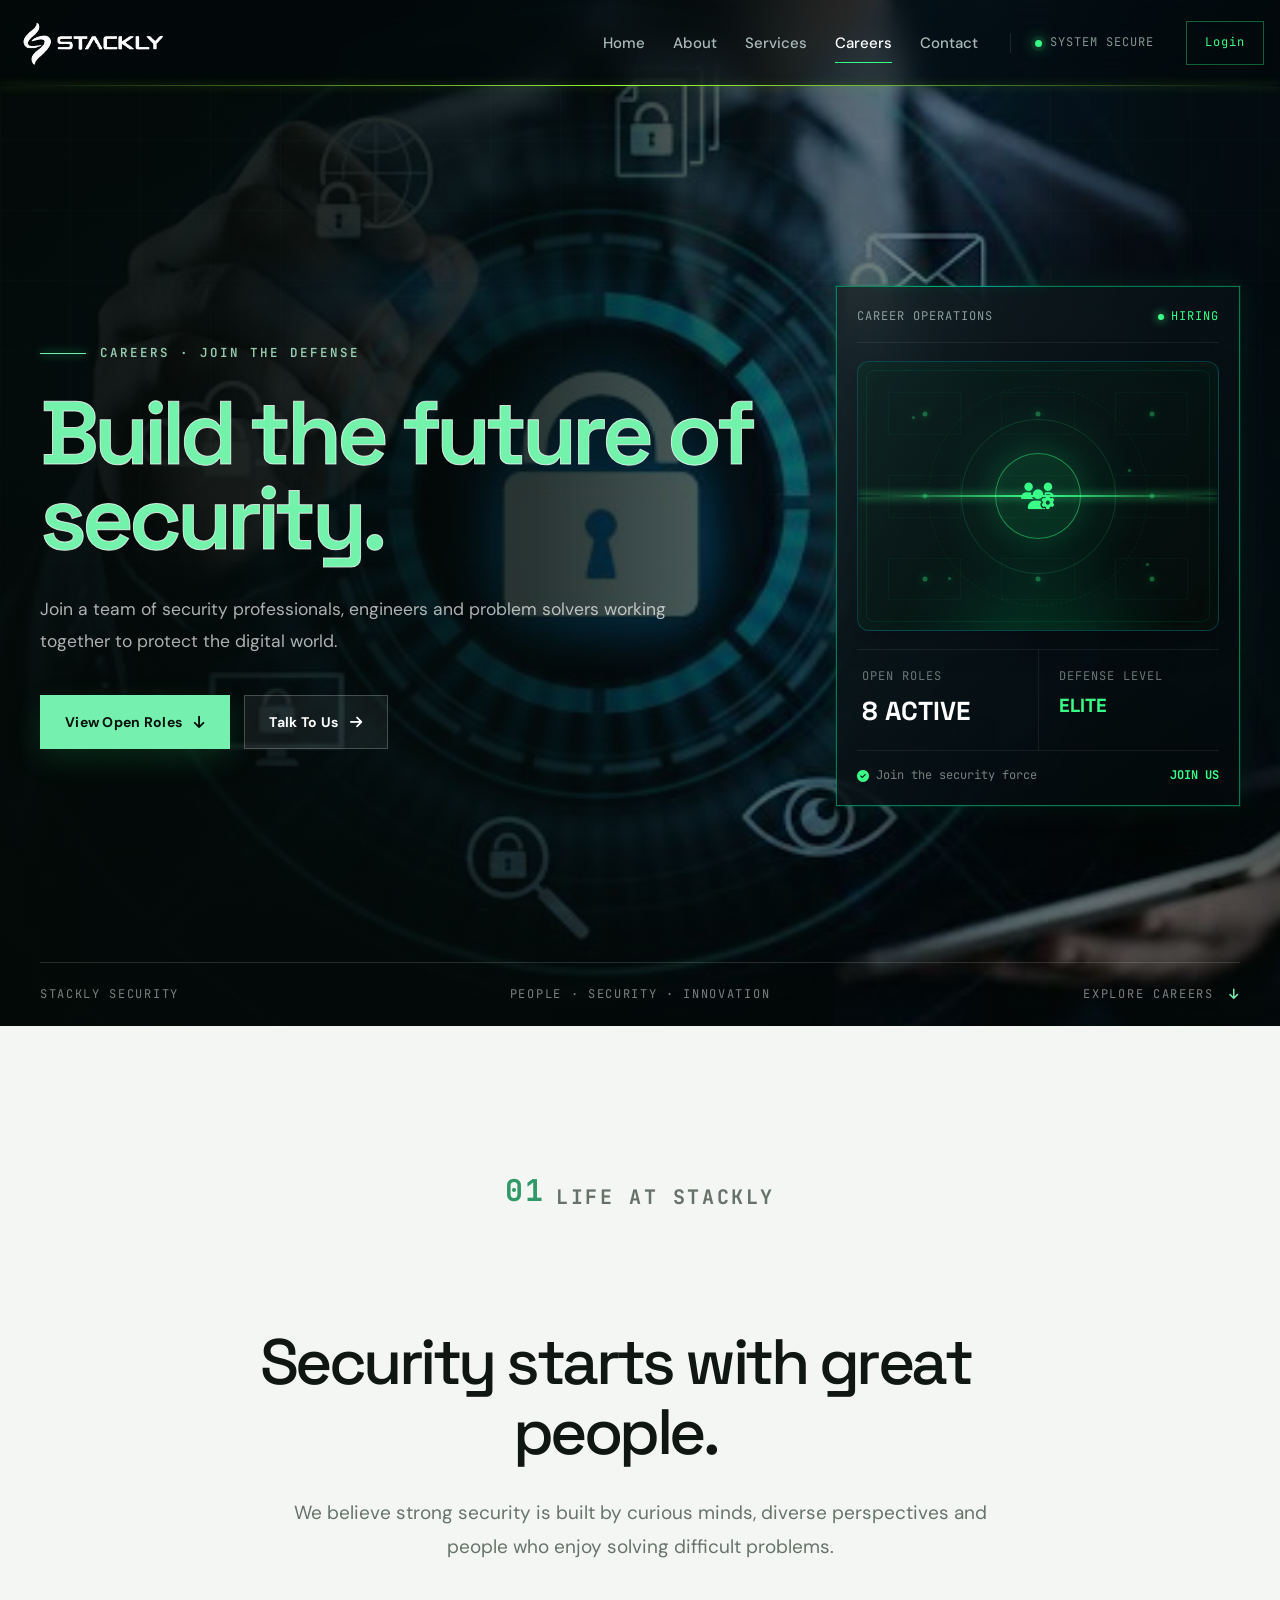
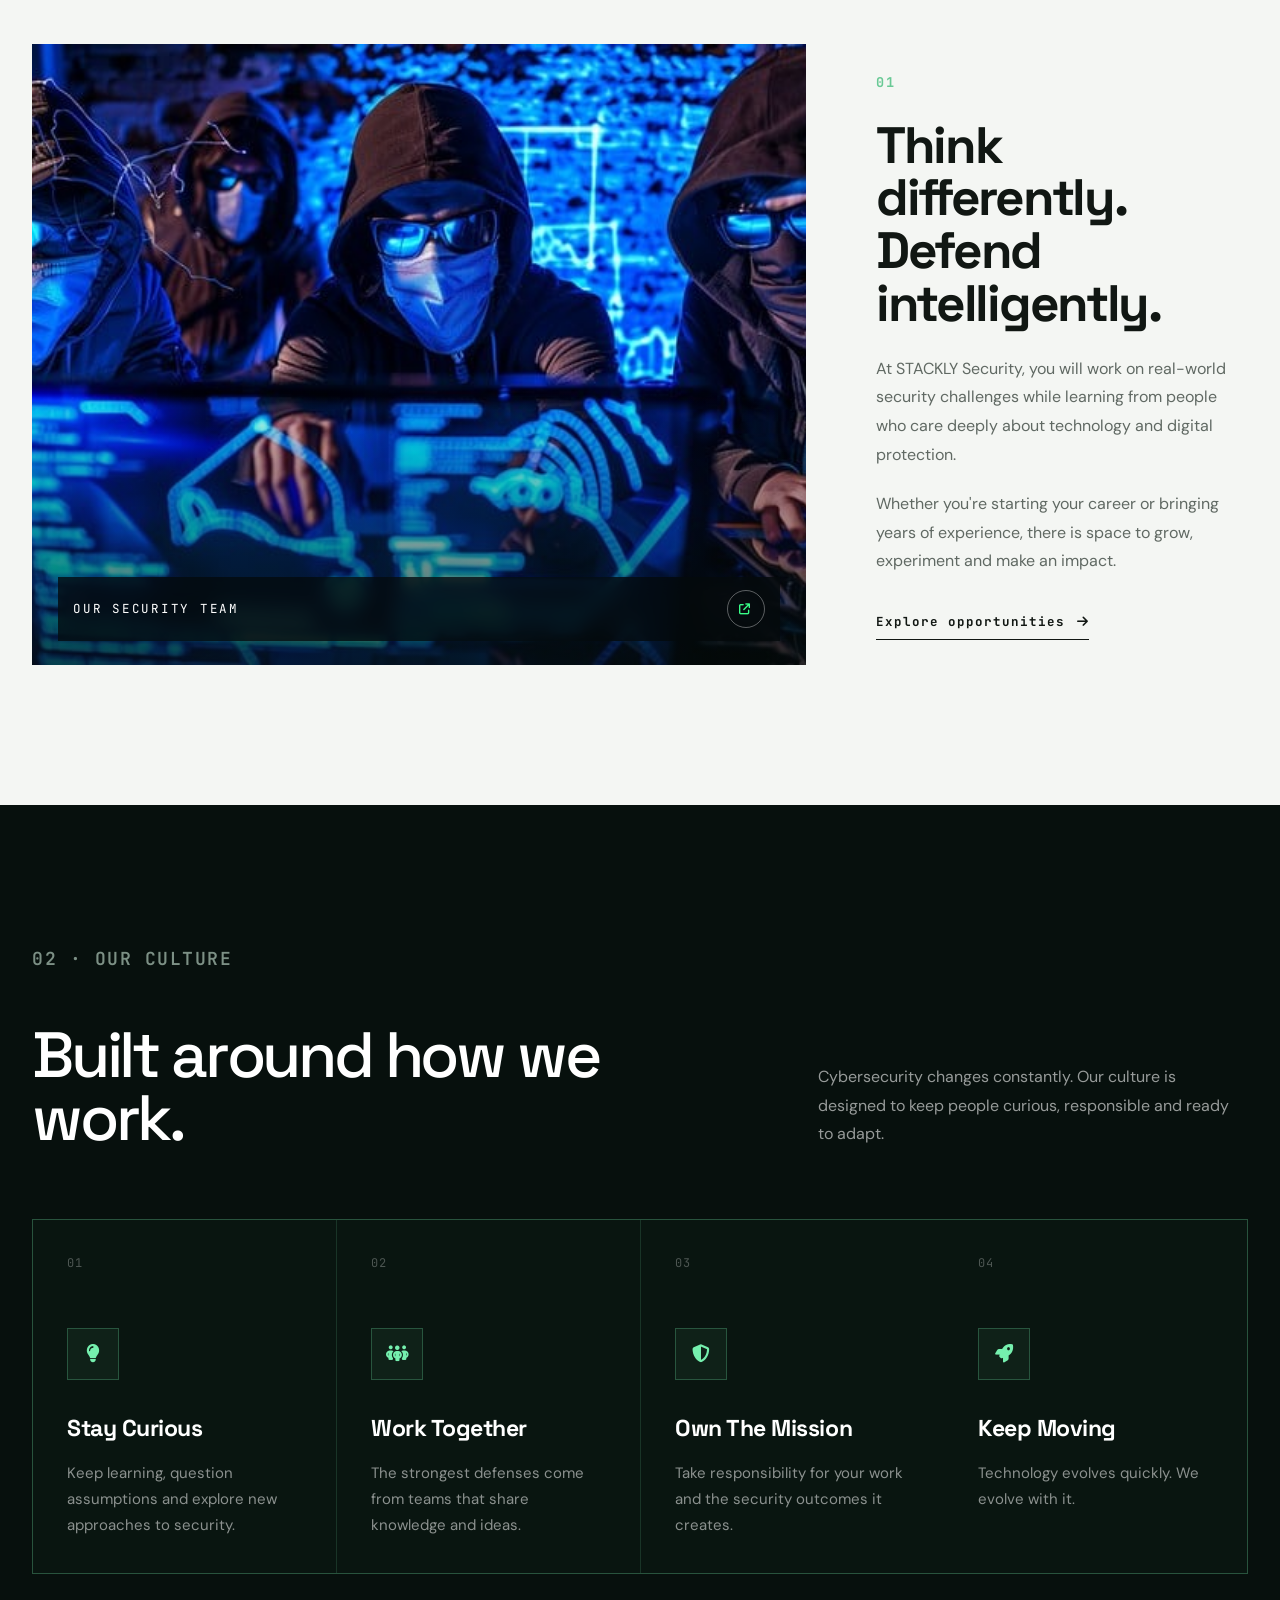
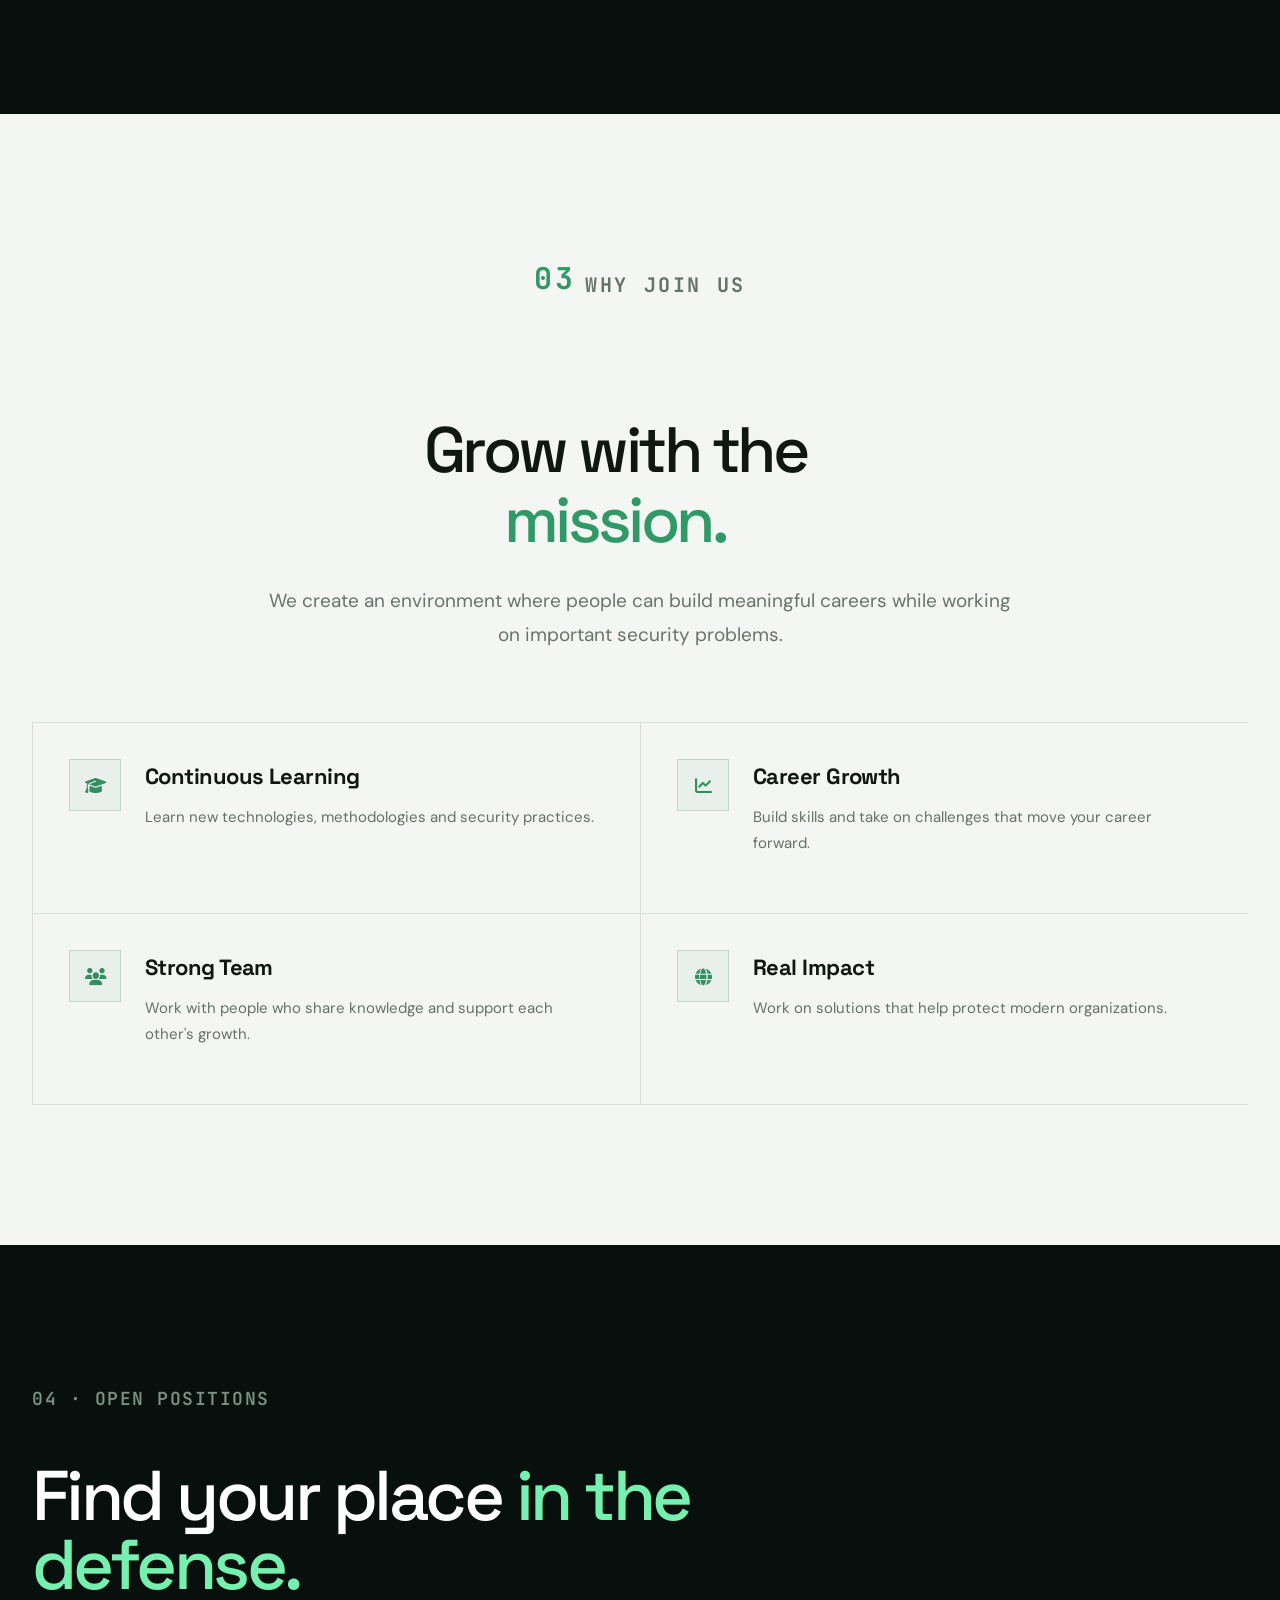
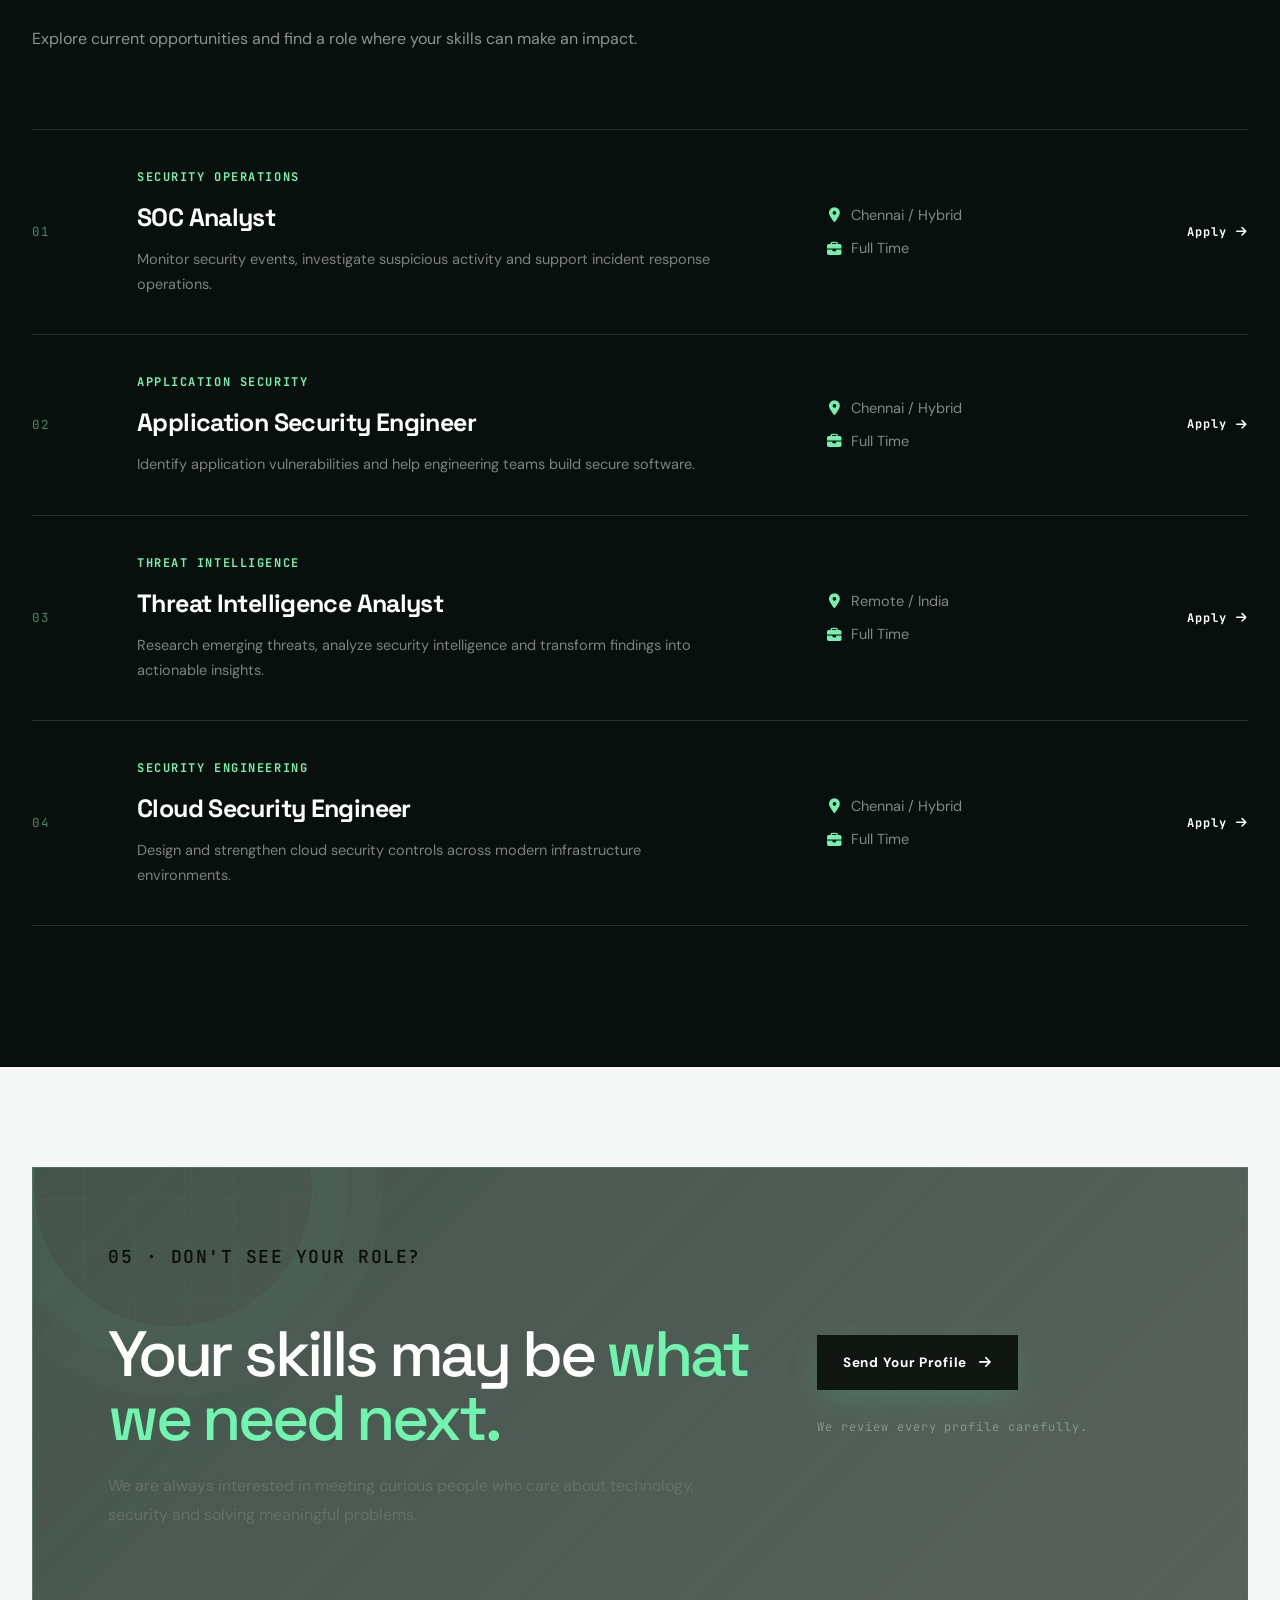
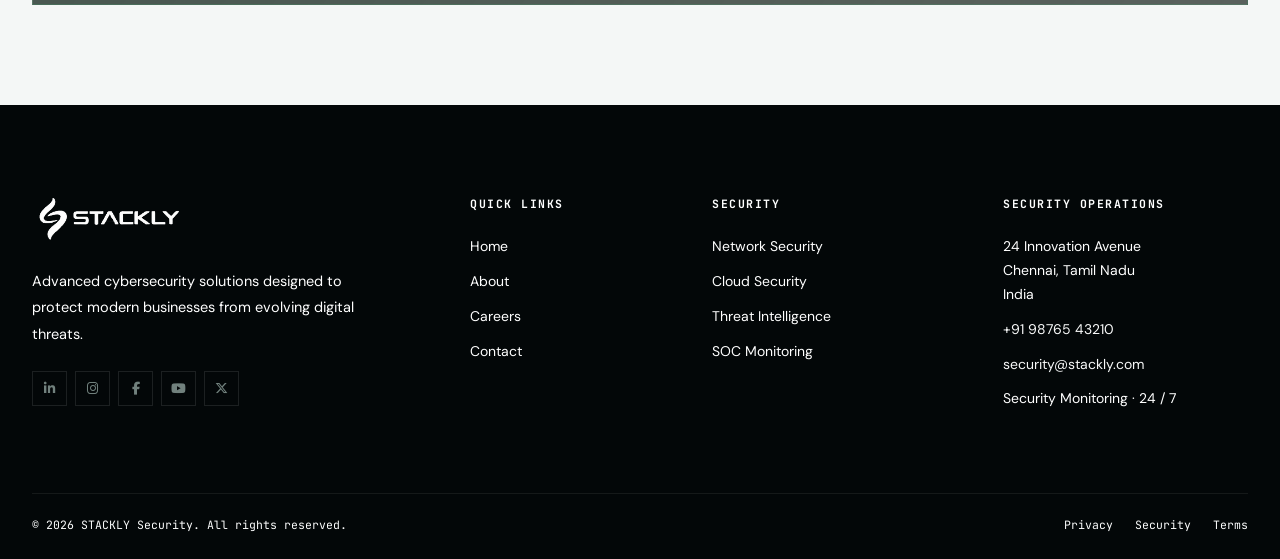
<file: career.html>
<!DOCTYPE html>
<html lang="en">

<head>

    <meta charset="UTF-8">

    <meta
        name="viewport"
        content="width=device-width, initial-scale=1.0"
    >

    <meta
        name="description"
        content="Build your career with STACKLY Security. Join a team protecting modern businesses through cybersecurity, threat intelligence and digital defense."
    >

    <meta
        name="keywords"
        content="STACKLY Security careers, cybersecurity jobs, security careers, SOC jobs, cyber security careers"
    >

    <meta
        name="author"
        content="STACKLY Security"
    >

    <title>
        STACKLY Security — Careers
    </title>


    <!-- GOOGLE FONTS -->

    <link rel="preconnect" href="https://fonts.googleapis.com">

    <link
        rel="preconnect"
        href="https://fonts.gstatic.com"
        crossorigin
    >

    <link
        href="https://fonts.googleapis.com/css2?family=DM+Sans:wght@400;500;600;700&family=JetBrains+Mono:wght@400;500;600;700&family=Space+Grotesk:wght@400;500;600;700&display=swap"
        rel="stylesheet"
    >


    <!-- MAIN CSS -->

    <link
        rel="stylesheet"
        href="css/style.css"
    >

    <link
        rel="stylesheet"
        href="css/responsive.css"
    >

    <link
        rel="stylesheet"
        href="css/animations.css"
    >


    <!-- FONT AWESOME -->

    <link
        rel="stylesheet"
        href="https://cdnjs.cloudflare.com/ajax/libs/font-awesome/6.5.2/css/all.min.css"
    >

    <script>document.documentElement.classList.add('js');</script>

</head>


<body>


<!-- =========================================================
     CYBERSECURITY PRELOADER
========================================================= -->
<div class="preloader" id="preloader" aria-label="Security system booting">
    <div class="preloader-content">
        <div class="preloader-visual">
            <div class="preloader-ring-outer"></div>
            <div class="preloader-ring-inner"></div>
            <div class="preloader-icon-container">
                <svg class="preloader-icon" viewBox="0 0 100 100" fill="none" xmlns="http://www.w3.org/2000/svg">
                    <path d="M50 12L20 25V48C20 68.2 32.8 83.2 50 88C67.2 83.2 80 68.2 80 48V25L50 12Z" stroke="var(--cyber)" stroke-width="2.5" stroke-linejoin="round" fill="none"/>
                    <path d="M50 30L34 39.2V57.7L50 67L66 57.7V39.2L50 30Z" stroke="var(--cyber)" stroke-width="1.5" stroke-dasharray="4 2" fill="none" opacity="0.6"/>
                    <path d="M50 42C47.8 42 46 43.8 46 46V49H44V56H56V49H54V46C54 43.8 52.2 42 50 42ZM48 46C48 44.9 48.9 44 50 44C51.1 44 52 44.9 52 46V49H48V46Z" fill="var(--cyber)"/>
                </svg>
                <div class="preloader-scan-line"></div>
            </div>
        </div>
        <div class="preloader-status">
            <span class="status-dot"></span>
            <span class="status-text">SECURE BOOT ACTIVE</span>
        </div>
    </div>
</div>


<!-- =========================================================
     PAGE WRAPPER
========================================================= -->

<div class="page-wrapper">


<!-- =========================================================
     HEADER
========================================================= -->

<header
    class="site-header"
    id="siteHeader"
>

    <nav class="navbar">


        <!-- BRAND -->
<a href="index.html" class="brand-logo">
    <img 
        src="assets/logo.webp" 
        alt="STACKLY Security Logo"
        class="brand-logo-img"
    >
</a>


        <!-- DESKTOP NAVIGATION -->

        <div class="desktop-navigation">

            <a
                href="index.html"
                class="nav-link"
            >
                Home
            </a>

            <a
                href="about.html"
                class="nav-link"
            >
                About
            </a>

            <a
                href="services.html"
                class="nav-link"
            >
                Services
            </a>

         
            <a
                href="career.html"
                class="nav-link active"
            >
                Careers
            </a>

            <a
                href="contact.html"
                class="nav-link"
            >
                Contact
            </a>

        </div>


        <!-- SECURITY STATUS -->

        <div class="security-status">

            <span class="status-dot"></span>

            <span>
                SYSTEM SECURE
            </span>

        </div>


        <!-- LOGIN -->

        <a
            href="login.html"
            class="login-link"
        >
            Login
        </a>


        <!-- MOBILE MENU -->

        <button
            class="menu-toggle"
            id="menuToggle"
            aria-label="Open navigation menu"
            aria-expanded="false"
        >

            <span></span>
            <span></span>
            <span></span>

        </button>

    </nav>

</header>



<!-- =========================================================
     MOBILE OVERLAY
========================================================= -->

<div
    class="mobile-overlay"
    id="mobileOverlay"
></div>


<!-- =========================================================
     MOBILE SIDEBAR
========================================================= -->

<aside
    class="mobile-sidebar"
    id="mobileSidebar"
>

    <div class="mobile-sidebar-header">

        <div class="mobile-brand">

            STACKLY

            <span>
                SECURITY
            </span>

        </div>


        <button
            class="mobile-close"
            id="mobileClose"
            aria-label="Close navigation"
        >

            <i class="fa-solid fa-xmark"></i>

        </button>

    </div>


    <div class="mobile-menu">

        <a href="index.html">

            <span>01</span>

            Home

        </a>


        <a href="about.html">

            <span>02</span>

            About

        </a>


        <a href="services.html">

            <span>03</span>

            Services

        </a>


     


        <a
            href="career.html"
            class="active"
        >

            <span>05</span>

            Careers

        </a>


        <a href="contact.html">

            <span>06</span>

            Contact

        </a>


        <a
            href="login.html"
            class="mobile-login-btn"
        >

            <span>
                →
            </span>

            Security Portal

        </a>

    </div>


    <div class="mobile-sidebar-footer">

        <a href="tel:+919876543210">

            <i class="fa-solid fa-phone"></i>

            <span>
                +91 98765 43210
            </span>

        </a>


        <a href="mailto:security@stackly.com">

            <i class="fa-solid fa-envelope"></i>

            <span>
                security@stackly.com
            </span>

        </a>


        <a href="404.html">

            <i class="fa-solid fa-location-dot"></i>

            <span>
                Tamil Nadu, India
            </span>

        </a>

    </div>

</aside>



<!-- =========================================================
     MAIN
========================================================= -->

<main>


<!-- =========================================================
     CAREER HERO
========================================================= -->

<section
    class="page-hero career-hero"
>

    <div class="page-hero-background">

        <img
            src="assets/c1.jpg"
            alt="Cybersecurity professionals working together"
            class="page-hero-image"
        >

    </div>


    <div class="page-hero-overlay"></div>


    <div class="cyber-grid"></div>


    <div class="page-hero-container inner-hero-grid">

        <div class="page-hero-content">


            <div class="hero-eyebrow reveal-up">

                <span class="eyebrow-line"></span>

                <span>
                    CAREERS · JOIN THE DEFENSE
                </span>

            </div>


            <h1 class="page-hero-title hero-title letter-reveal">

                Build the
                <span>
                    future of security.
                </span>

            </h1>


            <p class="page-hero-description hero-description reveal-up">

                Join a team of security professionals,
                engineers and problem solvers working
                together to protect the digital world.

            </p>


            <div class="hero-buttons reveal-up">

                <a
                    href="404.html"
                    class="btn btn-primary magnetic-btn"
                >

                    <span>
                        View Open Roles
                    </span>

                    <i class="fa-solid fa-arrow-down"></i>

                </a>


                <a
                    href="404.html"
                    class="btn btn-glass magnetic-btn"
                >

                    <span>
                        Talk To Us
                    </span>

                    <i class="fa-solid fa-arrow-right"></i>

                </a>

            </div>

        </div>


        <!-- =================================================
             CYBER SECURITY CAREERS CARD
        ================================================== -->

        <div
            class="hero-floating-card cyber-card reveal-security-card"
        >


            <div class="cyber-card-header">

                <span>
                    CAREER OPERATIONS
                </span>

                <span class="live-status">

                    <span></span>

                    HIRING

                </span>

            </div>



            <!-- THREAT VISUAL -->

            <div class="threat-visual">

                <!-- CYBER PARTICLES -->
                <div class="cyber-particles">
                    <span></span>
                    <span></span>
                    <span></span>
                    <span></span>
                </div>

                <!-- SCAN LINE -->
                <div class="threat-scan-line"></div>

                <div class="threat-grid">

                    <span></span>
                    <span></span>
                    <span></span>
                    <span></span>
                    <span></span>
                    <span></span>
                    <span></span>
                    <span></span>
                    <span></span>

                </div>


                <div class="threat-core">

                    <i class="fa-solid fa-users-gear"></i>

                </div>


                <div class="scan-ring scan-ring-one"></div>

                <div class="scan-ring scan-ring-two"></div>

            </div>



            <!-- SECURITY METRICS -->

            <div class="security-metrics">


                <div class="security-metric">

                    <span>
                        OPEN ROLES
                    </span>

                    <strong>
                        8 ACTIVE
                    </strong>

                </div>


                <div class="security-metric">

                    <span>
                        DEFENSE LEVEL
                    </span>

                    <strong class="secure-text">
                        ELITE
                    </strong>

                </div>


            </div>



            <!-- CARD FOOTER -->

            <div class="cyber-card-footer">

                <span>
                    <i class="fa-solid fa-circle-check"></i>
                    Join the security force
                </span>

                <strong>
                    JOIN US
                </strong>

            </div>

        </div>

    </div>


    <div class="hero-bottom-bar">

        <span>
            STACKLY SECURITY
        </span>

        <span>
            PEOPLE · SECURITY · INNOVATION
        </span>

        <span>
            EXPLORE CAREERS
            <i class="fa-solid fa-arrow-down"></i>
        </span>

    </div>

</section>



<!-- =========================================================
     CAREER INTRO
========================================================= -->

<section class="career-intro section-light">

    <div class="section-container">


        <div class="section-heading-row reveal-up">


            <div class="section-label">

                <span>
                    01
                </span>

                LIFE AT STACKLY

            </div>


            <div class="section-heading">

                <h2 class="letter-reveal">

                    Security starts
                    <em>with great people.</em>

                </h2>


                <p>

                    We believe strong security is built by
                    curious minds, diverse perspectives and
                    people who enjoy solving difficult problems.

                </p>

            </div>

        </div>



        <div class="career-intro-grid">


            <!-- IMAGE -->

            <div class="career-large-image image-reveal">

                <img
                    src="assets/c2.jpg"
                    alt="STACKLY Security team"
                    loading="lazy"
                >


                <div class="image-caption">

                    <span>
                        OUR SECURITY TEAM
                    </span>

                    <i class="fa-solid fa-arrow-up-right-from-square"></i>

                </div>

            </div>


            <!-- CONTENT -->

            <div class="career-intro-content reveal-right">

                <span class="career-number">
                    01
                </span>


                <h3>

                    Think differently.
                    Defend intelligently.

                </h3>


                <p>

                    At STACKLY Security, you will work on
                    real-world security challenges while
                    learning from people who care deeply
                    about technology and digital protection.

                </p>


                <p>

                    Whether you're starting your career
                    or bringing years of experience, there
                    is space to grow, experiment and make
                    an impact.

                </p>


                <a
                    href="404.html"
                    class="text-link"
                >

                    Explore opportunities

                    <i class="fa-solid fa-arrow-right"></i>

                </a>

            </div>

        </div>

    </div>

</section>



<!-- =========================================================
     CAREER VALUES
========================================================= -->

<section class="career-values section-dark">

    <div class="section-container">


        <div class="services-heading reveal-up">

            <div>

                <span class="section-label light">

                    02 · OUR CULTURE

                </span>


                <h2 class="letter-reveal">

                    Built around
                    <em>how we work.</em>

                </h2>

            </div>


            <p>

                Cybersecurity changes constantly.
                Our culture is designed to keep people
                curious, responsible and ready to adapt.

            </p>

        </div>



        <div class="career-values-grid">


            <!-- VALUE 01 -->

            <article
                class="career-value-card reveal-up"
                style="transition-delay: 100ms;"
            >

                <div class="career-value-number">
                    01
                </div>


                <div class="career-value-icon">

                    <i class="fa-solid fa-lightbulb"></i>

                </div>


                <h3>
                    Stay Curious
                </h3>


                <p>

                    Keep learning, question assumptions
                    and explore new approaches to security.

                </p>

            </article>



            <!-- VALUE 02 -->

            <article
                class="career-value-card reveal-up"
                style="transition-delay: 200ms;"
            >

                <div class="career-value-number">
                    02
                </div>


                <div class="career-value-icon">

                    <i class="fa-solid fa-people-group"></i>

                </div>


                <h3>
                    Work Together
                </h3>


                <p>

                    The strongest defenses come from
                    teams that share knowledge and ideas.

                </p>

            </article>



            <!-- VALUE 03 -->

            <article
                class="career-value-card reveal-up"
                style="transition-delay: 300ms;"
            >

                <div class="career-value-number">
                    03
                </div>


                <div class="career-value-icon">

                    <i class="fa-solid fa-shield-halved"></i>

                </div>


                <h3>
                    Own The Mission
                </h3>


                <p>

                    Take responsibility for your work
                    and the security outcomes it creates.

                </p>

            </article>



            <!-- VALUE 04 -->

            <article
                class="career-value-card reveal-up"
                style="transition-delay: 400ms;"
            >

                <div class="career-value-number">
                    04
                </div>


                <div class="career-value-icon">

                    <i class="fa-solid fa-rocket"></i>

                </div>


                <h3>
                    Keep Moving
                </h3>


                <p>

                    Technology evolves quickly.
                    We evolve with it.

                </p>

            </article>

        </div>

    </div>

</section>



<!-- =========================================================
     BENEFITS
========================================================= -->

<section class="career-benefits section-light">

    <div class="section-container">


        <div class="section-heading-row reveal">

            <div class="section-label">

                <span>
                    03
                </span>

                WHY JOIN US

            </div>


            <div class="section-heading">

                <h2 class="split-title">

                    Grow with the
                    <em>mission.</em>

                </h2>

                <p>

                    We create an environment where people
                    can build meaningful careers while
                    working on important security problems.

                </p>

            </div>

        </div>



        <div class="benefits-grid">


            <div class="benefit-item reveal">

                <span class="benefit-icon">

                    <i class="fa-solid fa-graduation-cap"></i>

                </span>

                <div>

                    <h3>
                        Continuous Learning
                    </h3>

                    <p>
                        Learn new technologies,
                        methodologies and security practices.
                    </p>

                </div>

            </div>


            <div class="benefit-item reveal">

                <span class="benefit-icon">

                    <i class="fa-solid fa-chart-line"></i>

                </span>

                <div>

                    <h3>
                        Career Growth
                    </h3>

                    <p>
                        Build skills and take on challenges
                        that move your career forward.
                    </p>

                </div>

            </div>


            <div class="benefit-item reveal">

                <span class="benefit-icon">

                    <i class="fa-solid fa-users"></i>

                </span>

                <div>

                    <h3>
                        Strong Team
                    </h3>

                    <p>
                        Work with people who share knowledge
                        and support each other's growth.
                    </p>

                </div>

            </div>


            <div class="benefit-item reveal">

                <span class="benefit-icon">

                    <i class="fa-solid fa-globe"></i>

                </span>

                <div>

                    <h3>
                        Real Impact
                    </h3>

                    <p>
                        Work on solutions that help protect
                        modern organizations.
                    </p>

                </div>

            </div>

        </div>

    </div>

</section>



<!-- =========================================================
     OPEN POSITIONS
========================================================= -->

<section
    class="open-roles-section section-dark"
    id="open-roles"
>

    <div class="section-container">


        <div class="process-heading reveal">

            <span class="section-label light">

                04 · OPEN POSITIONS

            </span>


            <h2 class="split-title">

                Find your place
                <em>in the defense.</em>

            </h2>


            <p>

                Explore current opportunities and find
                a role where your skills can make an impact.

            </p>

        </div>



        <div class="jobs-list">


            <!-- JOB 01 -->

            <article
                class="job-card reveal-up"
                style="transition-delay: 100ms;"
            >

                <div class="job-number">
                    01
                </div>


                <div class="job-main">

                    <span class="job-department">
                        SECURITY OPERATIONS
                    </span>

                    <h3>
                        SOC Analyst
                    </h3>

                    <p>
                        Monitor security events, investigate
                        suspicious activity and support
                        incident response operations.
                    </p>

                </div>


                <div class="job-meta">

                    <span>
                        <i class="fa-solid fa-location-dot"></i>
                        Chennai / Hybrid
                    </span>

                    <span>
                        <i class="fa-solid fa-briefcase"></i>
                        Full Time
                    </span>

                </div>


                <a
                    href="404.html"
                    class="job-link"
                >

                    Apply

                    <i class="fa-solid fa-arrow-right"></i>

                </a>

            </article>



            <!-- JOB 02 -->

            <article
                class="job-card reveal-up"
                style="transition-delay: 200ms;"
            >

                <div class="job-number">
                    02
                </div>


                <div class="job-main">

                    <span class="job-department">
                        APPLICATION SECURITY
                    </span>

                    <h3>
                        Application Security Engineer
                    </h3>

                    <p>
                        Identify application vulnerabilities
                        and help engineering teams build
                        secure software.
                    </p>

                </div>


                <div class="job-meta">

                    <span>
                        <i class="fa-solid fa-location-dot"></i>
                        Chennai / Hybrid
                    </span>

                    <span>
                        <i class="fa-solid fa-briefcase"></i>
                        Full Time
                    </span>

                </div>


                <a
                    href="404.html"
                    class="job-link"
                >

                    Apply

                    <i class="fa-solid fa-arrow-right"></i>

                </a>

            </article>



            <!-- JOB 03 -->

            <article
                class="job-card reveal-up"
                style="transition-delay: 300ms;"
            >

                <div class="job-number">
                    03
                </div>


                <div class="job-main">

                    <span class="job-department">
                        THREAT INTELLIGENCE
                    </span>

                    <h3>
                        Threat Intelligence Analyst
                    </h3>

                    <p>
                        Research emerging threats, analyze
                        security intelligence and transform
                        findings into actionable insights.
                    </p>

                </div>


                <div class="job-meta">

                    <span>
                        <i class="fa-solid fa-location-dot"></i>
                        Remote / India
                    </span>

                    <span>
                        <i class="fa-solid fa-briefcase"></i>
                        Full Time
                    </span>

                </div>


                <a
                    href="404.html"
                    class="job-link"
                >

                    Apply

                    <i class="fa-solid fa-arrow-right"></i>

                </a>

            </article>



            <!-- JOB 04 -->

            <article
                class="job-card reveal-up"
                style="transition-delay: 400ms;"
            >

                <div class="job-number">
                    04
                </div>


                <div class="job-main">

                    <span class="job-department">
                        SECURITY ENGINEERING
                    </span>

                    <h3>
                        Cloud Security Engineer
                    </h3>

                    <p>
                        Design and strengthen cloud security
                        controls across modern infrastructure
                        environments.
                    </p>

                </div>


                <div class="job-meta">

                    <span>
                        <i class="fa-solid fa-location-dot"></i>
                        Chennai / Hybrid
                    </span>

                    <span>
                        <i class="fa-solid fa-briefcase"></i>
                        Full Time
                    </span>

                </div>


                <a
                    href="404.html"
                    class="job-link"
                >

                    Apply

                    <i class="fa-solid fa-arrow-right"></i>

                </a>

            </article>

        </div>

    </div>

</section>



<!-- =========================================================
     CAREER CTA
========================================================= -->

<section class="contact-cta-section section-light">

    <div class="section-container">


        <div class="contact-cta-box career-cta reveal">


            <div class="contact-cta-content">

                <span class="section-label">

                    05 · DON'T SEE YOUR ROLE?

                </span>


                <h2 class="split-title">

                    Your skills may be
                    <em>what we need next.</em>

                </h2>


                <p>

                    We are always interested in meeting
                    curious people who care about technology,
                    security and solving meaningful problems.

                </p>

            </div>


            <div class="contact-cta-action">

                <a
                    href="404.html"
                    class="btn btn-primary magnetic-btn"
                >

                    <span>
                        Send Your Profile
                    </span>

                    <i class="fa-solid fa-arrow-right"></i>

                </a>


                <span class="contact-cta-note">

                    We review every profile carefully.

                </span>

            </div>

        </div>

    </div>

</section>



<!-- =========================================================
     FOOTER
========================================================= -->

<footer
    class="site-footer"
    id="footer"
>

    <div class="section-container">


        <div class="footer-main">


            <!-- BRAND -->

            <div class="footer-brand reveal">

               <a href="index.html" class="footer-logo">
    <img 
        src="assets/logo.webp" 
        alt="STACKLY Security Logo"
        class="footer-logo-img"
    >
</a>


                <p>

                    Advanced cybersecurity solutions designed
                    to protect modern businesses from evolving
                    digital threats.

                </p>


                <div class="footer-socials">

                    <a
                        href="404.html"
                        aria-label="LinkedIn"
                    >
                        <i class="fa-brands fa-linkedin-in"></i>
                    </a>

                    <a
                        href="404.html"
                        aria-label="Instagram"
                    >
                        <i class="fa-brands fa-instagram"></i>
                    </a>

                    <a
                        href="404.html"
                        aria-label="Facebook"
                    >
                        <i class="fa-brands fa-facebook-f"></i>
                    </a>

                    <a
                        href="404.html"
                        aria-label="YouTube"
                    >
                        <i class="fa-brands fa-youtube"></i>
                    </a>

                    <a 
    href="404.html" 
    aria-label="Twitter" 
>
    <i class="fa-brands fa-x-twitter"></i>
</a>

                </div>

            </div>



            <!-- COMPANY -->

            <div class="footer-column reveal">

                <h4>
                    QUICK LINKS
                </h4>

                <a href="index.html">
                    Home
                </a>

                <a href="about.html">
                    About
                </a>

                <a href="career.html">
                    Careers
                </a>

                <a href="contact.html">
                    Contact
                </a>

            </div>



            <!-- SECURITY -->

            <div class="footer-column reveal">

                <h4>
                    SECURITY
                </h4>

                <a href="404.html">
                    Network Security
                </a>

                <a href="404.html">
                    Cloud Security
                </a>

                <a href="404.html">
                    Threat Intelligence
                </a>

                <a href="404.html">
                    SOC Monitoring
                </a>

            </div>



            <!-- CONTACT -->

            <div
                class="footer-column footer-contact reveal"
            >

                <h4>
                    SECURITY OPERATIONS
                </h4>


                <address>

                    24 Innovation Avenue<br>
                    Chennai, Tamil Nadu<br>
                    India

                </address>


                <a href="tel:+919876543210">
                    +91 98765 43210
                </a>


                <a href="mailto:security@stackly.com">
                    security@stackly.com
                </a>


                <span>
                    Security Monitoring · 24 / 7
                </span>

            </div>

        </div>



        <!-- FOOTER BOTTOM -->

        <div class="footer-bottom">

            <span>

                © 2026 STACKLY Security.
                All rights reserved.

            </span>


            <div>

                <a href="404.html">
                    Privacy
                </a>

                <a href="404.html">
                    Security
                </a>

                <a href="404.html">
                    Terms
                </a>

            </div>

        </div>

    </div>

</footer>



<!-- BACK TO TOP -->

<button
    class="back-to-top"
    id="backToTop"
    aria-label="Back to top"
    type="button"
>

    <i class="fa-solid fa-arrow-up"></i>

</button>



<!-- SCROLL PROGRESS -->

<div
    class="scroll-progress"
    id="scrollProgress"
    aria-hidden="true"
></div>



<!-- JAVASCRIPT -->

<script src="js/navigation.js"></script>

<script src="js/animations.js"></script>

<script src="js/main.js"></script>


</body>

</html>
</file>
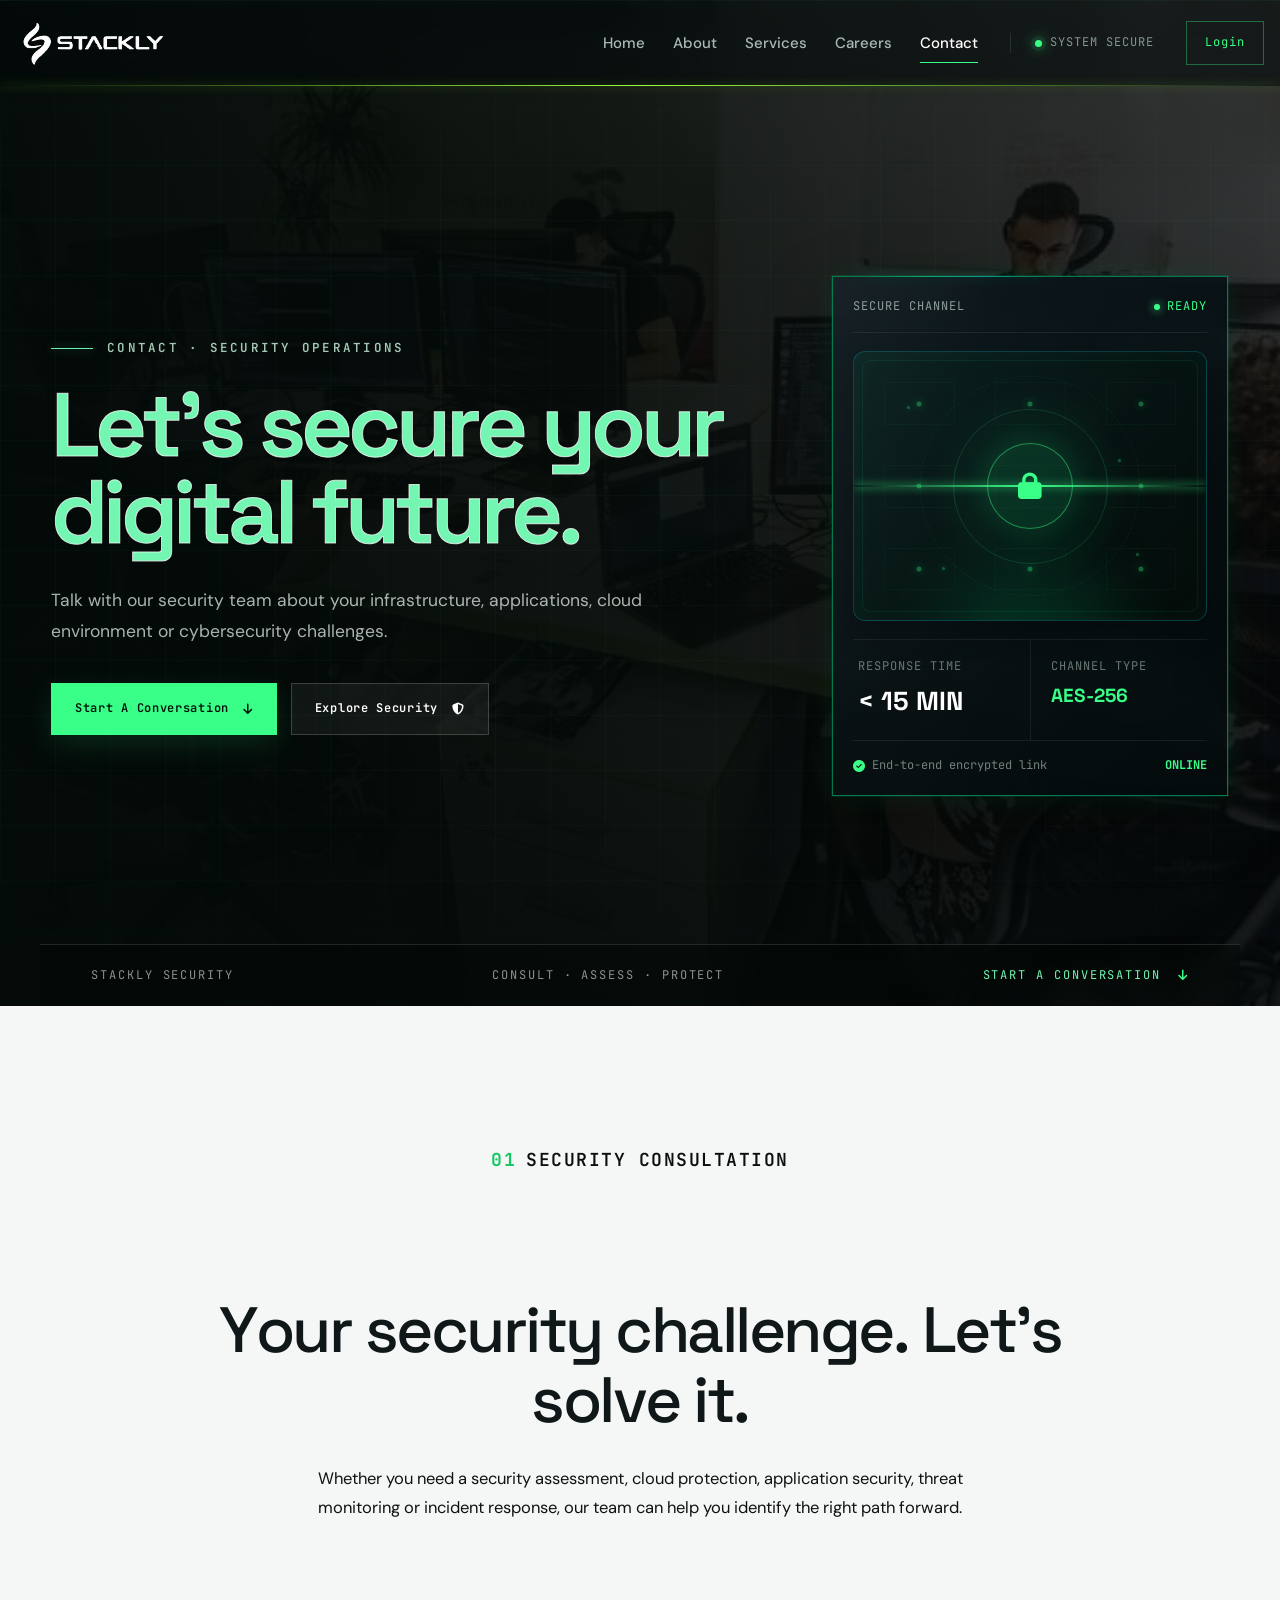
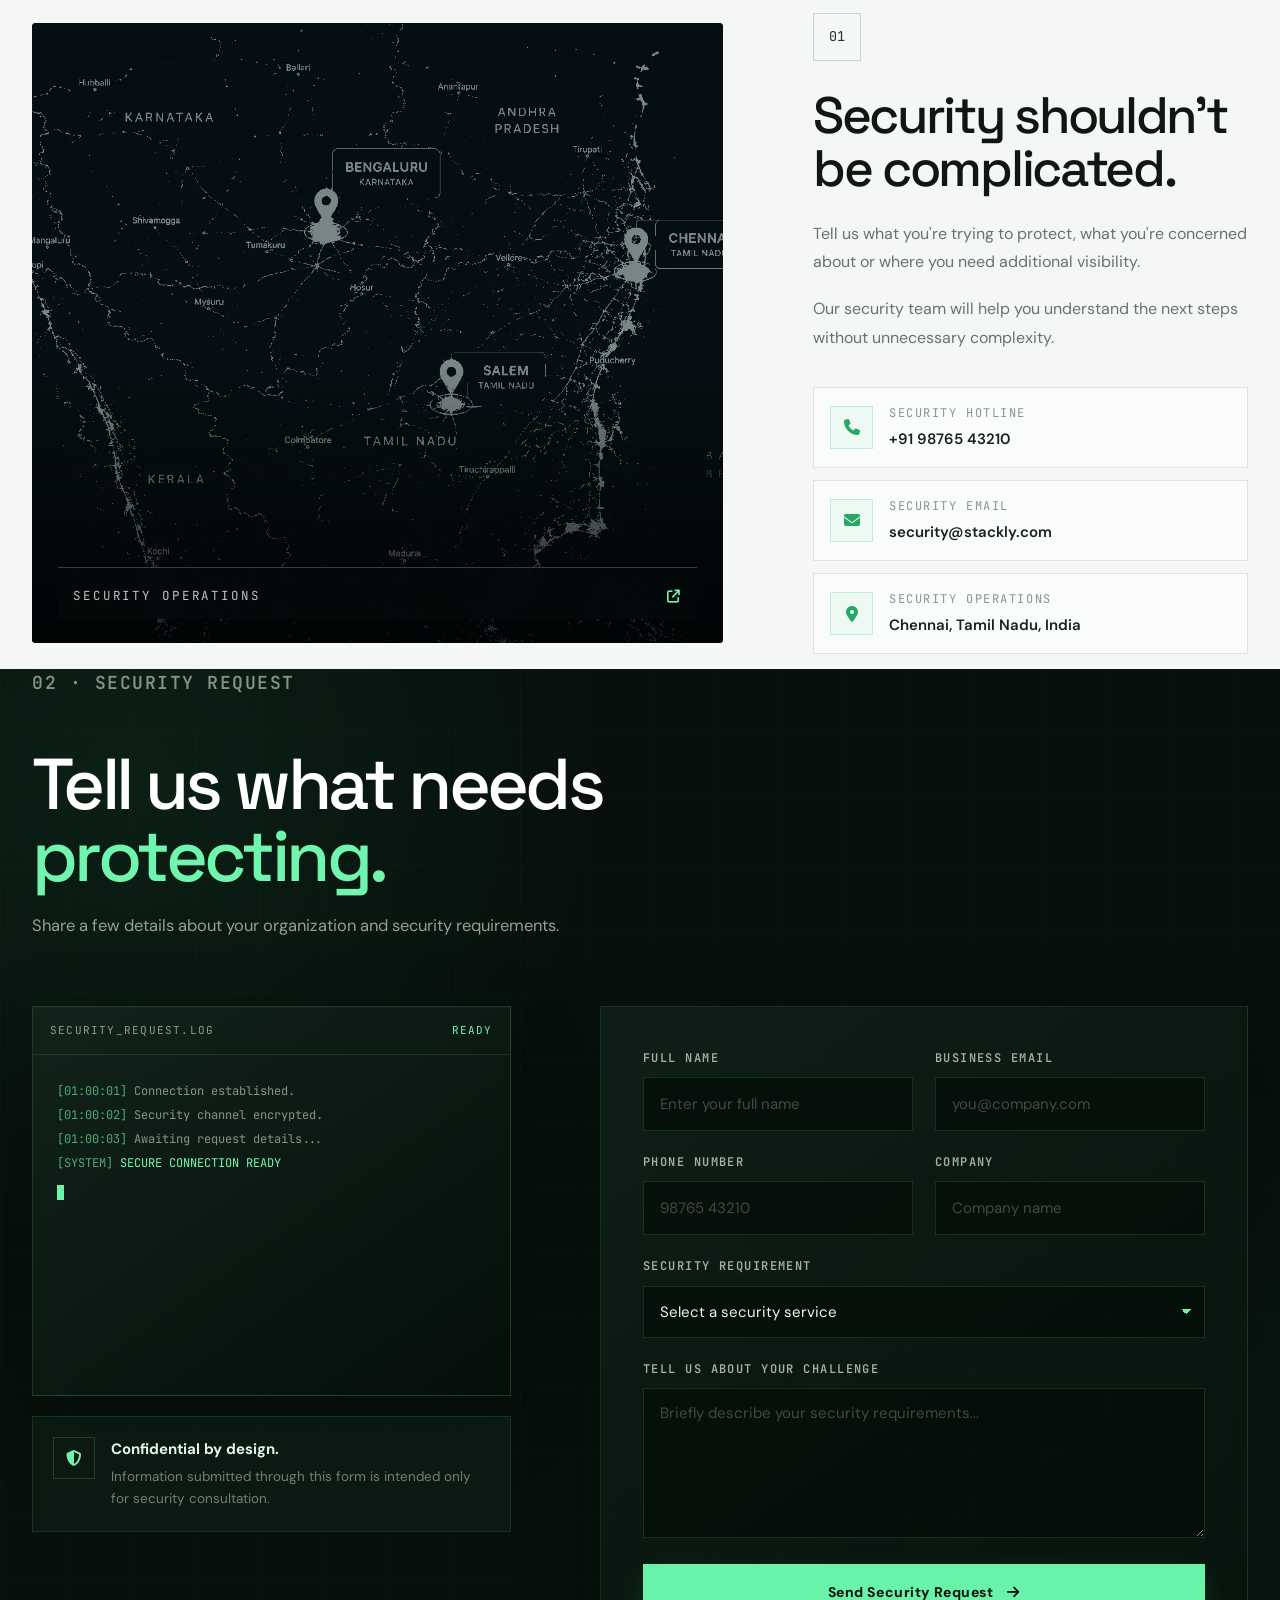
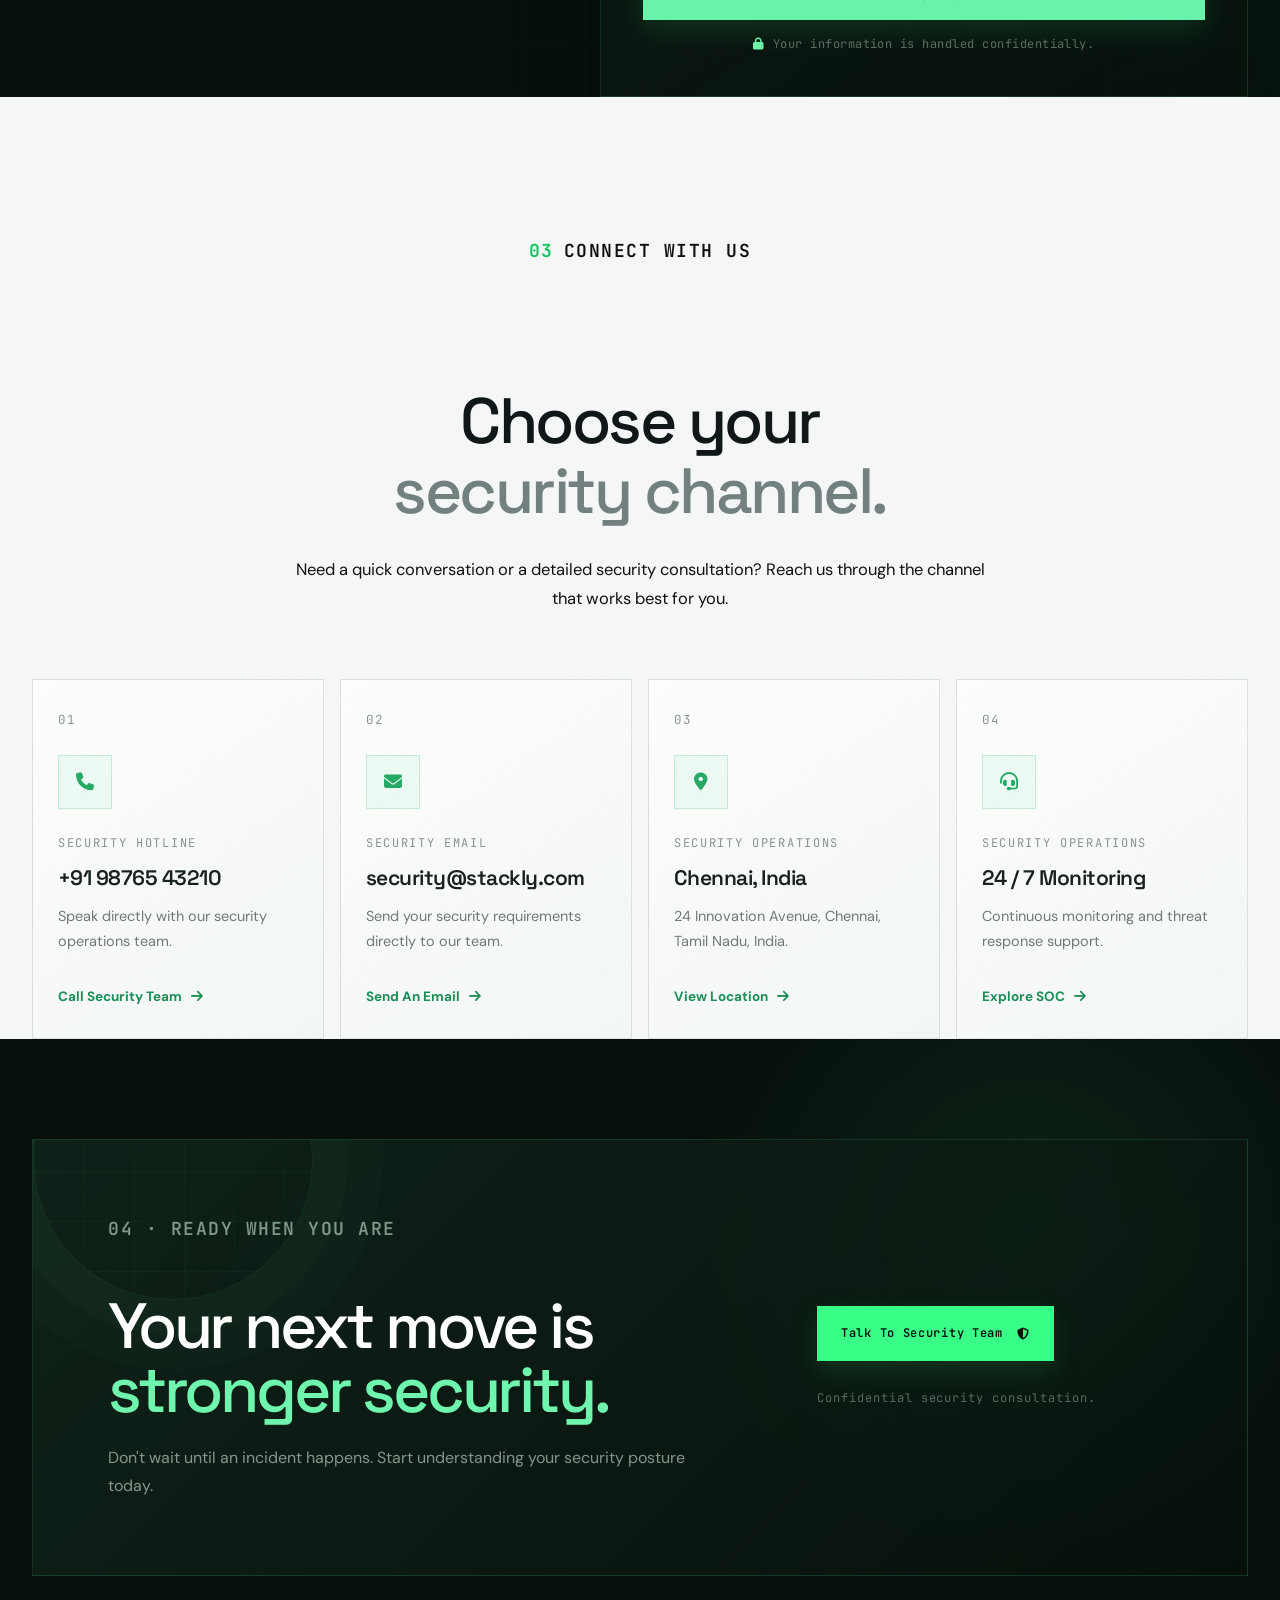
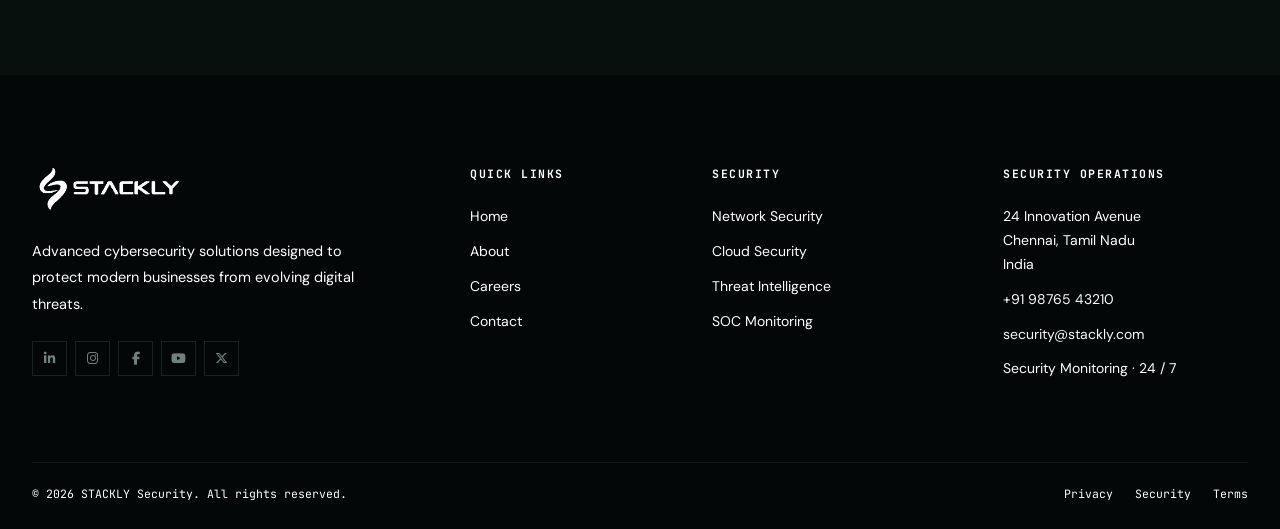
<file: contact.html>
<!DOCTYPE html>
<html lang="en">

<head>

    <meta charset="UTF-8">

    <meta
        name="viewport"
        content="width=device-width, initial-scale=1.0"
    >

    <meta
        name="description"
        content="Contact STACKLY Security for cybersecurity consulting, threat intelligence, security assessments, cloud security and digital protection solutions."
    >

    <meta
        name="keywords"
        content="STACKLY Security contact, cybersecurity consulting, cyber security support, threat assessment, SOC security"
    >

    <meta
        name="author"
        content="STACKLY Security"
    >

    <title>
        STACKLY Security — Contact
    </title>


    <!-- =====================================================
         GOOGLE FONTS
    ====================================================== -->

    <link rel="preconnect" href="https://fonts.googleapis.com">

    <link
        rel="preconnect"
        href="https://fonts.gstatic.com"
        crossorigin
    >

    <link
        href="https://fonts.googleapis.com/css2?family=DM+Sans:wght@400;500;600;700&family=JetBrains+Mono:wght@400;500;600;700&family=Space+Grotesk:wght@400;500;600;700&display=swap"
        rel="stylesheet"
    >


    <!-- =====================================================
         MAIN CSS
    ====================================================== -->

    <link
        rel="stylesheet"
        href="css/style.css"
    >

    <link
        rel="stylesheet"
        href="css/responsive.css"
    >

    <link
        rel="stylesheet"
        href="css/animations.css"
    >


    <!-- =====================================================
         FONT AWESOME
    ====================================================== -->

    <link
        rel="stylesheet"
        href="https://cdnjs.cloudflare.com/ajax/libs/font-awesome/6.5.2/css/all.min.css"
    >

    <script>document.documentElement.classList.add('js');</script>

</head>


<body>


<!-- =========================================================
     CYBERSECURITY PRELOADER
========================================================= -->
<div class="preloader" id="preloader" aria-label="Security system booting">
    <div class="preloader-content">
        <div class="preloader-visual">
            <div class="preloader-ring-outer"></div>
            <div class="preloader-ring-inner"></div>
            <div class="preloader-icon-container">
                <svg class="preloader-icon" viewBox="0 0 100 100" fill="none" xmlns="http://www.w3.org/2000/svg">
                    <path d="M50 12L20 25V48C20 68.2 32.8 83.2 50 88C67.2 83.2 80 68.2 80 48V25L50 12Z" stroke="var(--cyber)" stroke-width="2.5" stroke-linejoin="round" fill="none"/>
                    <path d="M50 30L34 39.2V57.7L50 67L66 57.7V39.2L50 30Z" stroke="var(--cyber)" stroke-width="1.5" stroke-dasharray="4 2" fill="none" opacity="0.6"/>
                    <path d="M50 42C47.8 42 46 43.8 46 46V49H44V56H56V49H54V46C54 43.8 52.2 42 50 42ZM48 46C48 44.9 48.9 44 50 44C51.1 44 52 44.9 52 46V49H48V46Z" fill="var(--cyber)"/>
                </svg>
                <div class="preloader-scan-line"></div>
            </div>
        </div>
        <div class="preloader-status">
            <span class="status-dot"></span>
            <span class="status-text">SECURE BOOT ACTIVE</span>
        </div>
    </div>
</div>


<!-- =========================================================
     PAGE WRAPPER
========================================================= -->

<div class="page-wrapper">


<!-- =========================================================
     HEADER
========================================================= -->

<header
    class="site-header"
    id="siteHeader"
>

    <nav class="navbar">


        <!-- BRAND -->

       <a href="index.html" class="brand-logo">
    <img 
        src="assets/logo.webp" 
        alt="STACKLY Security Logo"
        class="brand-logo-img"
    >
</a>


        <!-- DESKTOP NAVIGATION -->

        <div class="desktop-navigation">

            <a
                href="index.html"
                class="nav-link"
            >
                Home
            </a>

            <a
                href="about.html"
                class="nav-link"
            >
                About
            </a>

            <a
                href="services.html"
                class="nav-link"
            >
                Services
            </a>

        

            <a
                href="career.html"
                class="nav-link"
            >
                Careers
            </a>

            <a
                href="contact.html"
                class="nav-link active"
            >
                Contact
            </a>

        </div>


        <!-- SECURITY STATUS -->

        <div class="security-status">

            <span class="status-dot"></span>

            <span>
                SYSTEM SECURE
            </span>

        </div>


        <!-- LOGIN -->

        <a
            href="login.html"
            class="login-link"
        >
            Login
        </a>


        <!-- MOBILE MENU -->

        <button
            class="menu-toggle"
            id="menuToggle"
            aria-label="Open navigation menu"
            aria-expanded="false"
        >

            <span></span>
            <span></span>
            <span></span>

        </button>

    </nav>

</header>


<!-- =========================================================
     MOBILE OVERLAY
========================================================= -->

<div
    class="mobile-overlay"
    id="mobileOverlay"
></div>


<!-- =========================================================
     MOBILE SIDEBAR
========================================================= -->

<aside
    class="mobile-sidebar"
    id="mobileSidebar"
>

    <div class="mobile-sidebar-header">

        <div class="mobile-brand">

            STACKLY

            <span>
                SECURITY
            </span>

        </div>


        <button
            class="mobile-close"
            id="mobileClose"
            aria-label="Close navigation"
        >

            <i class="fa-solid fa-xmark"></i>

        </button>

    </div>


    <div class="mobile-menu">

        <a href="index.html">

            <span>
                01
            </span>

            Home

        </a>


        <a href="about.html">

            <span>
                02
            </span>

            About

        </a>


        <a href="services.html">

            <span>
                03
            </span>

            Services

        </a>


    

        <a href="career.html">

            <span>
                05
            </span>

            Careers

        </a>


        <a
            href="contact.html"
            class="active"
        >

            <span>
                06
            </span>

            Contact

        </a>


        <a
            href="login.html"
            class="mobile-login-btn"
        >

            <span>
                →
            </span>

            Security Portal

        </a>

    </div>


    <div class="mobile-sidebar-footer">

        <a href="tel:+919876543210">

            <i class="fa-solid fa-phone"></i>

            <span>
                +91 98765 43210
            </span>

        </a>


        <a href="mailto:security@stackly.com">

            <i class="fa-solid fa-envelope"></i>

            <span>
                security@stackly.com
            </span>

        </a>


        <a href="404.html">

            <i class="fa-solid fa-location-dot"></i>

            <span>
                Tamil Nadu, India
            </span>

        </a>

    </div>

</aside>



<!-- =========================================================
     MAIN
========================================================= -->

<main>


<!-- =========================================================
     CONTACT HERO
========================================================= -->

<section
    class="page-hero contact-hero"
>

    <div class="page-hero-background">

        <img
            src="assets/co-1.webp"
            alt="Cybersecurity operations center"
            class="page-hero-image"
            loading="eager"
        >

    </div>


    <div class="page-hero-overlay"></div>


    <div class="cyber-grid"></div>


    <div class="hero-scan-line"></div>


    <div class="page-hero-container inner-hero-grid">

        <div class="page-hero-content">


            <div class="hero-eyebrow reveal-up">

                <span class="eyebrow-line"></span>

                <span>
                    CONTACT · SECURITY OPERATIONS
                </span>

            </div>


            <h1
                class="page-hero-title hero-title letter-reveal"
            >

                Let's secure your
                <span>
                    digital future.
                </span>

            </h1>


            <p
                class="page-hero-description hero-description reveal-up"
            >

                Talk with our security team about your
                infrastructure, applications, cloud
                environment or cybersecurity challenges.

            </p>


            <div
                class="hero-buttons reveal-up"
            >

                <a
                    href="404.html"
                    class="btn btn-primary magnetic-btn"
                >

                    <span>
                        Start A Conversation
                    </span>

                    <i class="fa-solid fa-arrow-down"></i>

                </a>


                <a
                    href="404.html"
                    class="btn btn-glass magnetic-btn"
                >

                    <span>
                        Explore Security
                    </span>

                    <i class="fa-solid fa-shield-halved"></i>

                </a>

            </div>

        </div>


        <!-- =================================================
             CYBER SECURITY CONTACT CARD
        ================================================== -->

        <div
            class="hero-floating-card cyber-card reveal-security-card"
        >


            <div class="cyber-card-header">

                <span>
                    SECURE CHANNEL
                </span>

                <span class="live-status">

                    <span></span>

                    READY

                </span>

            </div>



            <!-- THREAT VISUAL -->

            <div class="threat-visual">

                <!-- CYBER PARTICLES -->
                <div class="cyber-particles">
                    <span></span>
                    <span></span>
                    <span></span>
                    <span></span>
                </div>

                <!-- SCAN LINE -->
                <div class="threat-scan-line"></div>

                <div class="threat-grid">

                    <span></span>
                    <span></span>
                    <span></span>
                    <span></span>
                    <span></span>
                    <span></span>
                    <span></span>
                    <span></span>
                    <span></span>

                </div>


                <div class="threat-core">

                    <i class="fa-solid fa-lock"></i>

                </div>


                <div class="scan-ring scan-ring-one"></div>

                <div class="scan-ring scan-ring-two"></div>

            </div>



            <!-- SECURITY METRICS -->

            <div class="security-metrics">


                <div class="security-metric">

                    <span>
                        RESPONSE TIME
                    </span>

                    <strong>
                        &lt; 15 MIN
                    </strong>

                </div>


                <div class="security-metric">

                    <span>
                        CHANNEL TYPE
                    </span>

                    <strong class="secure-text">
                        AES-256
                    </strong>

                </div>


            </div>



            <!-- CARD FOOTER -->

            <div class="cyber-card-footer">

                <span>
                    <i class="fa-solid fa-circle-check"></i>
                    End-to-end encrypted link
                </span>

                <strong>
                    ONLINE
                </strong>

            </div>

        </div>

    </div>


    <div class="hero-bottom-bar">

        <span>
            STACKLY SECURITY
        </span>

        <span>
            CONSULT · ASSESS · PROTECT
        </span>

        <span>
            START A CONVERSATION
            <i class="fa-solid fa-arrow-down"></i>
        </span>

    </div>

</section>



<!-- =========================================================
     CONTACT INTRO
========================================================= -->

<section
    class="contact-intro section-light"
>

    <div class="section-container">


        <div
            class="section-heading-row reveal-up"
        >

            <div class="section-label">

                <span>
                    01
                </span>

                SECURITY CONSULTATION

            </div>


            <div class="section-heading">

                <h2 class="letter-reveal">

                    Your security challenge.
                    <em>Let's solve it.</em>

                </h2>


                <p>

                    Whether you need a security assessment,
                    cloud protection, application security,
                    threat monitoring or incident response,
                    our team can help you identify the
                    right path forward.

                </p>

            </div>

        </div>



        <!-- CONTACT INTRO GRID -->

        <div class="contact-intro-grid">


            <!-- IMAGE -->

            <div
                class="contact-large-image image-reveal"
            >

                <img
                    src="assets/location.webp"
                    alt="Security team monitoring cyber threats"
                    loading="lazy"
                >


                <div class="image-caption">

                    <span>
                        SECURITY OPERATIONS
                    </span>

                    <i
                        class="fa-solid fa-arrow-up-right-from-square"
                    ></i>

                </div>

            </div>



            <!-- CONTENT -->

            <div
                class="contact-intro-content reveal-right"
            >

                <span class="contact-number">
                    01
                </span>


                <h3>

                    Security shouldn't
                    be complicated.

                </h3>


                <p>

                    Tell us what you're trying to protect,
                    what you're concerned about or where
                    you need additional visibility.

                </p>


                <p>

                    Our security team will help you understand
                    the next steps without unnecessary complexity.

                </p>



                <!-- CONTACT INFO -->

                <div class="contact-info-list">


                    <a
                        href="tel:+919876543210"
                        class="contact-info-item"
                    >

                        <span class="contact-info-icon">

                            <i class="fa-solid fa-phone"></i>

                        </span>


                        <span>

                            <small>
                                SECURITY HOTLINE
                            </small>

                            <strong>
                                +91 98765 43210
                            </strong>

                        </span>

                    </a>



                    <a
                        href="mailto:security@stackly.com"
                        class="contact-info-item"
                    >

                        <span class="contact-info-icon">

                            <i class="fa-solid fa-envelope"></i>

                        </span>


                        <span>

                            <small>
                                SECURITY EMAIL
                            </small>

                            <strong>
                                security@stackly.com
                            </strong>

                        </span>

                    </a>



                    <div
                        class="contact-info-item"
                    >

                        <span class="contact-info-icon">

                            <i class="fa-solid fa-location-dot"></i>

                        </span>


                        <span>

                            <small>
                                SECURITY OPERATIONS
                            </small>

                            <strong>
                                Chennai, Tamil Nadu, India
                            </strong>

                        </span>

                    </div>

                </div>

            </div>

        </div>

    </div>

</section>



<!-- =========================================================
     CONTACT FORM SECTION
========================================================= -->

<section
    class="contact-form-section section-dark"
    id="contact-form"
>

    <div class="section-container">


        <div
            class="contact-form-heading reveal-up"
        >

            <span class="section-label light">

                02 · SECURITY REQUEST

            </span>


            <h2 class="split-title">

                Tell us what needs
                <em>protecting.</em>

            </h2>


            <p>

                Share a few details about your
                organization and security requirements.

            </p>

        </div>



        <!-- FORM GRID -->

        <div class="contact-form-grid">


            <!-- LEFT SIDE -->

            <div
                class="contact-form-side reveal-right"
            >

                <div class="security-terminal">


                    <div
                        class="security-terminal-header"
                    >

                        <span>
                            SECURITY_REQUEST.LOG
                        </span>

                        <span>
                            READY
                        </span>

                    </div>


                    <div
                        class="security-terminal-body"
                    >

                        <p>

                            <span>
                                [01:00:01]
                            </span>

                            Connection established.

                        </p>


                        <p>

                            <span>
                                [01:00:02]
                            </span>

                            Security channel encrypted.

                        </p>


                        <p>

                            <span>
                                [01:00:03]
                            </span>

                            Awaiting request details...

                        </p>


                        <p class="terminal-success">

                            <span>
                                [SYSTEM]
                            </span>

                            SECURE CONNECTION READY

                        </p>


                        <div
                            class="terminal-cursor"
                        ></div>

                    </div>

                </div>


                <!-- RESPONSE INFO -->

                <div class="response-info">

                    <span class="response-icon">

                        <i
                            class="fa-solid fa-shield-halved"
                        ></i>

                    </span>


                    <div>

                        <strong>
                            Confidential by design.
                        </strong>

                        <p>

                            Information submitted through
                            this form is intended only for
                            security consultation.

                        </p>

                    </div>

                </div>

            </div>



            <!-- FORM -->

            <div
                class="contact-form-wrapper reveal-left"
            >

                <form
                    class="security-contact-form"
                    id="securityContactForm"
                >


                    <!-- NAME -->

                    <div class="form-group">

                        <label
                            for="contactName"
                            class="form-label"
                        >
                            Full Name
                        </label>


                     <input 
    type="text" 
    id="contactName" 
    name="name" 
    class="form-control" 
    placeholder="Enter your full name" 
    autocomplete="name" 
    pattern="[A-Za-z ]+"
    title="Please enter letters only"
    oninput="this.value = this.value.replace(/[^A-Za-z ]/g, '')"
    required
>

                    </div>



                    <!-- EMAIL -->

                    <div class="form-group">

                        <label
                            for="contactEmail"
                            class="form-label"
                        >
                            Business Email
                        </label>


                        <input
                            type="email"
                            id="contactEmail"
                            name="email"
                            class="form-control"
                            placeholder="you@company.com"
                            autocomplete="email"
                            required
                        >

                    </div>



                    <!-- PHONE -->

                    <div class="form-group">

                        <label
                            for="contactPhone"
                            class="form-label"
                        >
                            Phone Number
                        </label>


                      <input 
    type="tel" 
    id="contactPhone" 
    name="phone" 
    class="form-control" 
    placeholder="98765 43210" 
    autocomplete="tel"
    inputmode="numeric"
    pattern="[0-9 ]+"
    oninput="this.value = this.value.replace(/[^0-9 ]/g, '')"
>

                    </div>



                    <!-- COMPANY -->

                    <div class="form-group">

                        <label
                            for="contactCompany"
                            class="form-label"
                        >
                            Company
                        </label>


                        <input
                            type="text"
                            id="contactCompany"
                            name="company"
                            class="form-control"
                            placeholder="Company name"
                            autocomplete="organization"
                        >

                    </div>



                    <!-- SERVICE -->

                    <div class="form-group">

                        <label
                            for="securityService"
                            class="form-label"
                        >
                            Security Requirement
                        </label>


                        <select
                            id="securityService"
                            name="service"
                            class="form-control"
                            required
                        >

                            <option
                                value=""
                                selected
                                disabled
                            >
                                Select a security service
                            </option>

                            <option value="network-security">
                                Network Security
                            </option>

                            <option value="cloud-security">
                                Cloud Security
                            </option>

                            <option value="application-security">
                                Application Security
                            </option>

                            <option value="threat-intelligence">
                                Threat Intelligence
                            </option>

                            <option value="vulnerability-assessment">
                                Vulnerability Assessment
                            </option>

                            <option value="soc-monitoring">
                                SOC Monitoring
                            </option>

                            <option value="security-consulting">
                                Security Consulting
                            </option>

                        </select>

                    </div>



                    <!-- MESSAGE -->

                    <div class="form-group">

                        <label
                            for="contactMessage"
                            class="form-label"
                        >
                            Tell Us About Your Challenge
                        </label>


                        <textarea
                            id="contactMessage"
                            name="message"
                            class="form-control"
                            rows="6"
                            placeholder="Briefly describe your security requirements..."
                            required
                        ></textarea>

                    </div>



                    <!-- SUBMIT -->

                    <button
                        type="submit"
                        class="btn btn-primary form-submit-btn"
                    >

                        <span>
                            Send Security Request
                        </span>

                        <i
                            class="fa-solid fa-arrow-right"
                        ></i>

                    </button>


                    <small class="form-note">

                        <i
                            class="fa-solid fa-lock"
                        ></i>

                        Your information is handled
                        confidentially.

                    </small>


                </form>

            </div>

        </div>

    </div>

</section>



<!-- =========================================================
     CONTACT CHANNELS
========================================================= -->

<section
    class="contact-channels section-light"
>

    <div class="section-container">


        <div
            class="section-heading-row reveal"
        >

            <div class="section-label">

                <span>
                    03
                </span>

                CONNECT WITH US

            </div>


            <div class="section-heading">

                <h2 class="split-title">

                    Choose your
                    <em>security channel.</em>

                </h2>


                <p>

                    Need a quick conversation or a
                    detailed security consultation?
                    Reach us through the channel that
                    works best for you.

                </p>

            </div>

        </div>



        <div class="contact-channels-grid">


            <!-- PHONE -->

            <a
                href="tel:+919876543210"
                class="contact-channel-card reveal-up"
                style="transition-delay: 100ms;"
            >

                <div class="channel-number">
                    01
                </div>


                <div class="channel-icon">

                    <i class="fa-solid fa-phone"></i>

                </div>


                <span>
                    SECURITY HOTLINE
                </span>


                <h3>
                    +91 98765 43210
                </h3>


                <p>
                    Speak directly with our
                    security operations team.
                </p>


                <strong>
                    Call Security Team
                    <i class="fa-solid fa-arrow-right"></i>
                </strong>

            </a>



            <!-- EMAIL -->

            <a
                href="mailto:security@stackly.com"
                class="contact-channel-card reveal-up"
                style="transition-delay: 200ms;"
            >

                <div class="channel-number">
                    02
                </div>


                <div class="channel-icon">

                    <i class="fa-solid fa-envelope"></i>

                </div>


                <span>
                    SECURITY EMAIL
                </span>


                <h3>
                    security@stackly.com
                </h3>


                <p>
                    Send your security requirements
                    directly to our team.
                </p>


                <strong>
                    Send An Email
                    <i class="fa-solid fa-arrow-right"></i>
                </strong>

            </a>



            <!-- LOCATION -->

            <div
                class="contact-channel-card reveal-up"
                style="transition-delay: 300ms;"
            >

                <div class="channel-number">
                    03
                </div>


                <div class="channel-icon">

                    <i class="fa-solid fa-location-dot"></i>

                </div>


                <span>
                    SECURITY OPERATIONS
                </span>


                <h3>
                    Chennai, India
                </h3>


                <p>
                    24 Innovation Avenue,
                    Chennai, Tamil Nadu, India.
                </p>


                <a
                    href="404.html"
                    class="channel-link"
                >

                    View Location

                    <i class="fa-solid fa-arrow-right"></i>

                </a>

            </div>



            <!-- SUPPORT -->

            <div
                class="contact-channel-card reveal-up"
                style="transition-delay: 400ms;"
            >

                <div class="channel-number">
                    04
                </div>


                <div class="channel-icon">

                    <i class="fa-solid fa-headset"></i>

                </div>


                <span>
                    SECURITY OPERATIONS
                </span>


                <h3>
                    24 / 7 Monitoring
                </h3>


                <p>
                    Continuous monitoring and
                    threat response support.
                </p>


                <a
                    href="404.html"
                    class="channel-link"
                >

                    Explore SOC

                    <i class="fa-solid fa-arrow-right"></i>

                </a>

            </div>

        </div>

    </div>

</section>



<!-- =========================================================
     FINAL CTA
========================================================= -->

<section
    class="contact-cta-section section-dark"
>

    <div class="section-container">


        <div
            class="contact-cta-box reveal"
        >


            <div class="contact-cta-content">

                <span class="section-label light">

                    04 · READY WHEN YOU ARE

                </span>


                <h2 class="split-title">

                    Your next move is
                    <em>stronger security.</em>

                </h2>


                <p>

                    Don't wait until an incident happens.
                    Start understanding your security posture
                    today.

                </p>

            </div>


            <div class="contact-cta-action">

                <a
                    href="404.html"
                    class="btn btn-primary magnetic-btn"
                >

                    <span>
                        Talk To Security Team
                    </span>

                    <i
                        class="fa-solid fa-shield-halved"
                    ></i>

                </a>


                <span class="contact-cta-note">

                    Confidential security consultation.

                </span>

            </div>

        </div>

    </div>

</section>



<!-- =========================================================
     FOOTER
========================================================= -->

<footer
    class="site-footer"
    id="footer"
>

    <div class="section-container">


        <div class="footer-main">


            <!-- BRAND -->

            <div class="footer-brand reveal">
<a href="index.html" class="footer-logo">
    <img 
        src="assets/logo.webp" 
        alt="STACKLY Security Logo"
        class="footer-logo-img"
    >
</a>


                <p>

                    Advanced cybersecurity solutions designed
                    to protect modern businesses from evolving
                    digital threats.

                </p>


                <div class="footer-socials">

                    <a
                        href="404.html"
                        aria-label="LinkedIn"
                    >

                        <i
                            class="fa-brands fa-linkedin-in"
                        ></i>

                    </a>


                    <a
                        href="404.html"
                        aria-label="Instagram"
                    >

                        <i
                            class="fa-brands fa-instagram"
                        ></i>

                    </a>


                    <a
                        href="404.html"
                        aria-label="Facebook"
                    >

                        <i
                            class="fa-brands fa-facebook-f"
                        ></i>

                    </a>


                    <a
                        href="404.html"
                        aria-label="YouTube"
                    >

                        <i
                            class="fa-brands fa-youtube"
                        ></i>

                    </a>

                    <a 
    href="404.html" 
    aria-label="Twitter" 
>
    <i class="fa-brands fa-x-twitter"></i>
</a>

                </div>

            </div>



            <!-- COMPANY -->

            <div class="footer-column reveal">

                <h4>
                    QUICK LINKS
                </h4>

                <a href="index.html">
                    Home
                </a>

                <a href="about.html">
                    About
                </a>

                <a href="career.html">
                    Careers
                </a>

                <a href="contact.html">
                    Contact
                </a>

            </div>



            <!-- SECURITY -->

            <div class="footer-column reveal">

                <h4>
                    SECURITY
                </h4>

                <a href="404.html">
                    Network Security
                </a>

                <a href="404.html">
                    Cloud Security
                </a>

                <a href="404.html">
                    Threat Intelligence
                </a>

                <a href="404.html">
                    SOC Monitoring
                </a>

            </div>



            <!-- CONTACT -->

            <div
                class="footer-column footer-contact reveal"
            >

                <h4>
                    SECURITY OPERATIONS
                </h4>


                <address>

                    24 Innovation Avenue<br>
                    Chennai, Tamil Nadu<br>
                    India

                </address>


                <a href="tel:+919876543210">

                    +91 98765 43210

                </a>


                <a href="mailto:security@stackly.com">

                    security@stackly.com

                </a>


                <span>

                    Security Monitoring · 24 / 7

                </span>

            </div>

        </div>



        <!-- FOOTER BOTTOM -->

        <div class="footer-bottom">

            <span>

                © 2026 STACKLY Security.
                All rights reserved.

            </span>


            <div>

                <a href="404.html">
                    Privacy
                </a>

                <a href="404.html">
                    Security
                </a>

                <a href="404.html">
                    Terms
                </a>

            </div>

        </div>

    </div>

</footer>



<!-- =========================================================
     BACK TO TOP
========================================================= -->

<button
    class="back-to-top"
    id="backToTop"
    aria-label="Back to top"
    type="button"
>

    <i class="fa-solid fa-arrow-up"></i>

</button>



<!-- =========================================================
     SCROLL PROGRESS
========================================================= -->

<div
    class="scroll-progress"
    id="scrollProgress"
    aria-hidden="true"
></div>



<!-- =========================================================
     JAVASCRIPT
========================================================= -->

<script src="js/navigation.js"></script>

<script src="js/animations.js"></script>

<script src="js/main.js"></script>


</body>

</html>
</file>
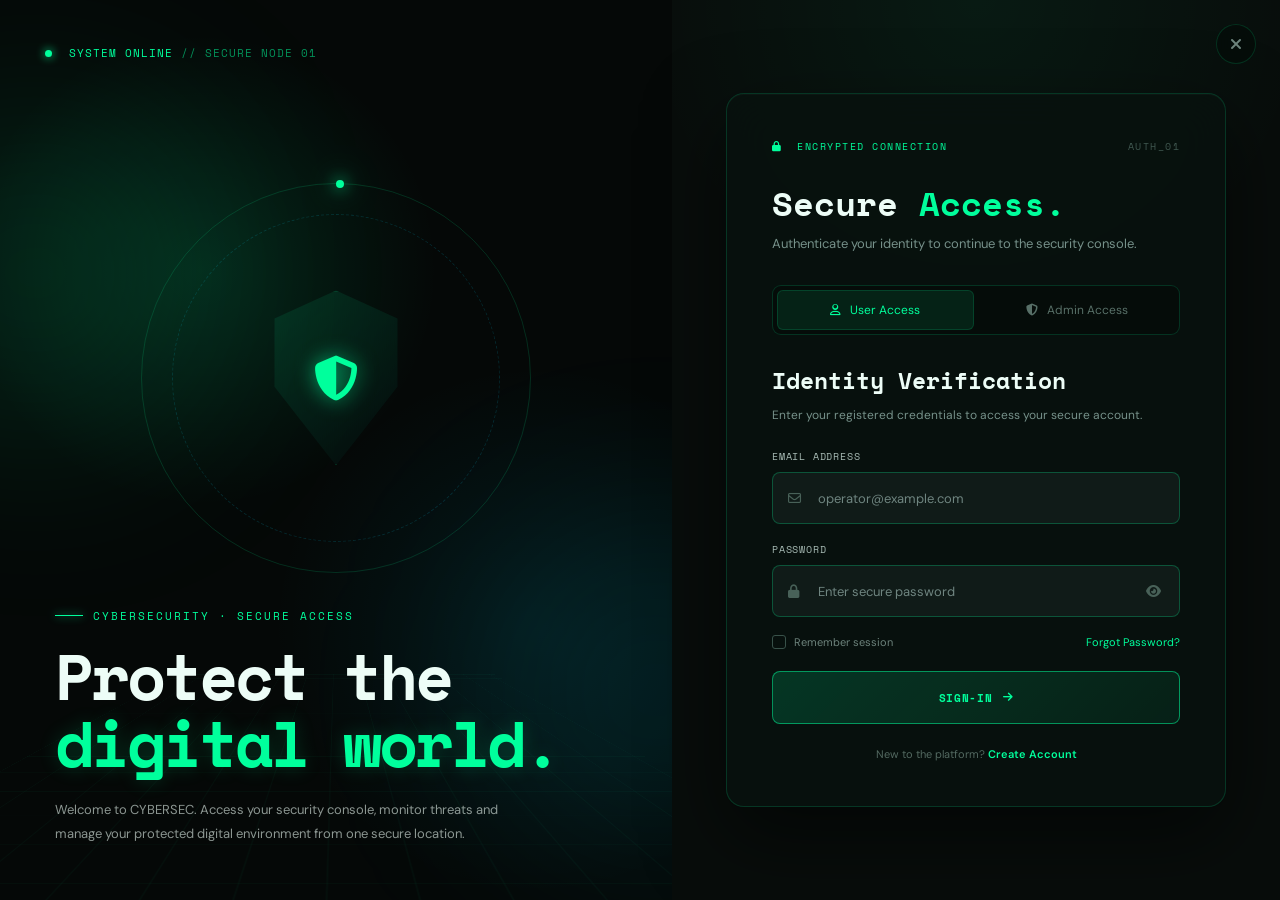
<file: login.html>
<!DOCTYPE html>
<html lang="en">

<head>
    <meta charset="UTF-8">
    <meta name="viewport" content="width=device-width, initial-scale=1.0">

    <title>CYBERSEC — Secure Access</title>

    <!-- Fonts -->
    <link rel="preconnect" href="https://fonts.googleapis.com">
    <link rel="preconnect" href="https://fonts.gstatic.com" crossorigin>

    <link
        href="https://fonts.googleapis.com/css2?family=DM+Sans:wght@400;500;600;700&family=Space+Mono:wght@400;700&display=swap"
        rel="stylesheet"
    >

    <!-- Font Awesome -->
    <link
        rel="stylesheet"
        href="https://cdnjs.cloudflare.com/ajax/libs/font-awesome/6.5.2/css/all.min.css"
    >

    <style>

        /* =====================================================
           RESET
        ===================================================== */

        * {
            margin: 0;
            padding: 0;
            box-sizing: border-box;
        }


        :root {

            --bg: #050807;
            --panel: #09100e;
            --card: rgba(8, 17, 14, 0.94);

            --green: #00ff9c;
            --green-light: #5fffc0;

            --cyan: #00d9ff;

            --text: #edfdf7;
            --muted: #76918a;

            --border: rgba(0, 255, 156, 0.16);

            --danger: #ff4d67;

        }


        html,
        body {

            width: 100%;
            min-height: 100%;

            background: var(--bg);

            font-family: "DM Sans", sans-serif;

        }


        body {

            color: var(--text);

            overflow-x: hidden;

        }


        /* =====================================================
           PAGE
        ===================================================== */

        .login-page {

            min-height: 100vh;

            display: grid;

            grid-template-columns: 1.05fr .95fr;

            background: #040706;

        }


        /* =====================================================
           CYBER VISUAL PANEL
        ===================================================== */

        .login-visual {

            position: relative;

            min-height: 100vh;

            overflow: hidden;

            isolation: isolate;

            background:

                radial-gradient(
                    circle at 30% 30%,
                    rgba(0, 255, 156, .12),
                    transparent 30%
                ),

                radial-gradient(
                    circle at 80% 70%,
                    rgba(0, 217, 255, .08),
                    transparent 32%
                ),

                #050807;

        }


        /* =====================================================
           GRID BACKGROUND
        ===================================================== */

        .cyber-grid {

            position: absolute;

            inset: 0;

            z-index: 0;

            background-image:

                linear-gradient(
                    rgba(0,255,156,.055) 1px,
                    transparent 1px
                ),

                linear-gradient(
                    90deg,
                    rgba(0,255,156,.055) 1px,
                    transparent 1px
                );

            background-size: 55px 55px;

            transform: perspective(500px)
                       rotateX(58deg)
                       scale(1.7);

            transform-origin: center bottom;

            opacity: .55;

            animation: gridMove 10s linear infinite;

        }


        @keyframes gridMove {

            from {
                transform:
                    perspective(500px)
                    rotateX(58deg)
                    scale(1.7)
                    translateY(0);
            }

            to {
                transform:
                    perspective(500px)
                    rotateX(58deg)
                    scale(1.7)
                    translateY(55px);
            }

        }


        /* =====================================================
           SCAN LINE
        ===================================================== */

        .scan-line {

            position: absolute;

            left: 0;

            right: 0;

            top: -10%;

            height: 2px;

            z-index: 3;

            background:
                linear-gradient(
                    90deg,
                    transparent,
                    var(--green),
                    transparent
                );

            box-shadow:
                0 0 25px var(--green);

            opacity: .45;

            animation: scanMove 5s linear infinite;

        }


        @keyframes scanMove {

            0% {
                top: -5%;
            }

            100% {
                top: 105%;
            }

        }


        /* =====================================================
           GLOW
        ===================================================== */

        .cyber-glow {

            position: absolute;

            width: 330px;
            height: 330px;

            border-radius: 50%;

            filter: blur(100px);

            pointer-events: none;

            z-index: 1;

            animation: glowFloat 8s ease-in-out infinite alternate;

        }


        .glow-one {

            left: -130px;
            top: 12%;

            background: rgba(0,255,156,.12);

        }


        .glow-two {

            right: -150px;
            bottom: 5%;

            background: rgba(0,217,255,.09);

            animation-delay: -3s;

        }


        @keyframes glowFloat {

            from {
                transform: translate(0,0) scale(1);
            }

            to {
                transform: translate(60px,-40px) scale(1.2);
            }

        }


        /* =====================================================
           CYBER DECORATION
        ===================================================== */

        .cyber-orbit {

            position: absolute;

            width: 390px;
            height: 390px;

            border: 1px solid rgba(0,255,156,.15);

            border-radius: 50%;

            left: 50%;
            top: 42%;

            transform: translate(-50%,-50%);

            z-index: 1;

            animation: orbitRotate 18s linear infinite;

        }


        .cyber-orbit::before {

            content: "";

            position: absolute;

            inset: 30px;

            border: 1px dashed rgba(0,217,255,.15);

            border-radius: 50%;

        }


        .cyber-orbit::after {

            content: "";

            position: absolute;

            width: 8px;
            height: 8px;

            background: var(--green);

            border-radius: 50%;

            top: -4px;
            left: 50%;

            box-shadow:
                0 0 15px var(--green),
                0 0 35px var(--green);

        }


        @keyframes orbitRotate {

            to {
                transform:
                    translate(-50%,-50%)
                    rotate(360deg);
            }

        }


        /* =====================================================
           SHIELD
        ===================================================== */

        .security-shield {

            position: absolute;

            left: 50%;
            top: 42%;

            transform: translate(-50%,-50%);

            width: 150px;
            height: 175px;

            z-index: 2;

            clip-path: polygon(
                50% 0%,
                91% 16%,
                91% 55%,
                50% 100%,
                9% 55%,
                9% 16%
            );

            border: 1px solid rgba(0,255,156,.25);

            background:

                linear-gradient(
                    145deg,
                    rgba(0,255,156,.10),
                    rgba(0,217,255,.025)
                );

            display: flex;

            align-items: center;

            justify-content: center;

            animation: shieldPulse 3s ease-in-out infinite;

        }


        .security-shield i {

            font-size: 45px;

            color: var(--green);

            filter:
                drop-shadow(0 0 10px rgba(0,255,156,.6));

        }


        @keyframes shieldPulse {

            0%,
            100% {

                transform:
                    translate(-50%,-50%)
                    scale(1);

            }

            50% {

                transform:
                    translate(-50%,-50%)
                    scale(1.05);

            }

        }


        /* =====================================================
           TERMINAL TEXT
        ===================================================== */

        .terminal-status {

            position: absolute;

            left: 45px;
            top: 45px;

            z-index: 8;

            font-family: "Space Mono", monospace;

            font-size: 11px;

            letter-spacing: 1px;

            color: var(--green);

        }


        .terminal-status span {

            opacity: .55;

        }


        .terminal-status::before {

            content: "";

            display: inline-block;

            width: 7px;
            height: 7px;

            margin-right: 9px;

            border-radius: 50%;

            background: var(--green);

            box-shadow:
                0 0 10px var(--green);

            animation: statusBlink 1.4s infinite;

        }


        @keyframes statusBlink {

            50% {
                opacity: .25;
            }

        }


        /* =====================================================
           VISUAL CONTENT
        ===================================================== */

        .visual-content {

            position: absolute;

            inset: 0;

            z-index: 10;

            display: flex;

            flex-direction: column;

            justify-content: flex-end;

            padding: 55px;

        }


        .visual-label {

            display: inline-flex;

            align-items: center;

            gap: 10px;

            margin-bottom: 18px;

            color: var(--green);

            font-family: "Space Mono", monospace;

            font-size: 11px;

            letter-spacing: 2px;

        }


        .visual-label::before {

            content: "";

            width: 28px;
            height: 1px;

            background: var(--green);

            box-shadow:
                0 0 8px var(--green);

        }


        .visual-title {

            max-width: 620px;

            font-family: "Space Mono", monospace;

            font-size: clamp(38px, 5vw, 70px);

            line-height: 1.05;

            letter-spacing: -3px;

            font-weight: 700;

        }


        .visual-title span {

            color: var(--green);

            text-shadow:
                0 0 20px rgba(0,255,156,.2);

        }


        .visual-text {

            max-width: 480px;

            margin-top: 22px;

            color: rgba(237,253,247,.58);

            font-size: 13px;

            line-height: 1.8;

        }


        /* =====================================================
           RIGHT PANEL
        ===================================================== */

        .login-panel {

            min-height: 100vh;

            display: flex;

            align-items: center;

            justify-content: center;

            padding: 50px;

            background:

                radial-gradient(
                    circle at 50% 0%,
                    rgba(0,255,156,.055),
                    transparent 35%
                ),

                #080d0b;

        }


        /* =====================================================
           LOGIN CARD
        ===================================================== */

        .login-card {

            width: 100%;

            max-width: 500px;

            padding: 45px;

            border: 1px solid var(--border);

            border-radius: 18px;

            background: var(--card);

            box-shadow:

                0 30px 80px rgba(0,0,0,.55),

                inset 0 1px 0 rgba(255,255,255,.025);

            backdrop-filter: blur(20px);

            animation: cardReveal .8s cubic-bezier(.16,1,.3,1);

        }


        @keyframes cardReveal {

            from {

                opacity: 0;

                transform: translateY(25px);

            }

            to {

                opacity: 1;

                transform: translateY(0);

            }

        }


        /* =====================================================
           CARD HEADER
        ===================================================== */

        .security-header {

            display: flex;

            align-items: center;

            justify-content: space-between;

            margin-bottom: 30px;

            font-family: "Space Mono", monospace;

            font-size: 10px;

            letter-spacing: 1.5px;

        }


        .security-header .secure {

            color: var(--green);

        }


        .security-header .secure i {

            margin-right: 7px;

        }


        .security-header .code {

            color: #405850;

        }


        .login-heading {

            margin-bottom: 30px;

        }


        .login-heading h1 {

            font-family: "Space Mono", monospace;

            font-size: 34px;

            line-height: 1.15;

            margin-bottom: 10px;

        }


        .login-heading h1 span {

            color: var(--green);

        }


        .login-heading p {

            color: var(--muted);

            font-size: 13px;

            line-height: 1.7;

        }


        /* =====================================================
           TABS
        ===================================================== */

        .login-tabs {

            display: grid;

            grid-template-columns: 1fr 1fr;

            gap: 5px;

            padding: 4px;

            margin-bottom: 28px;

            border: 1px solid var(--border);

            border-radius: 9px;

            background: rgba(0,0,0,.25);

        }


        .login-tab {

            border: 0;

            background: transparent;

            color: #587068;

            padding: 12px;

            border-radius: 6px;

            cursor: pointer;

            font-family: "DM Sans", sans-serif;

            font-size: 12px;

            transition: .25s ease;

        }


        .login-tab.active {

            background: rgba(0,255,156,.09);

            color: var(--green);

            box-shadow:
                inset 0 0 0 1px rgba(0,255,156,.15);

        }


        /* =====================================================
           FORM
        ===================================================== */

        .auth-form {

            animation: formFade .3s ease;

        }


        @keyframes formFade {

            from {

                opacity: 0;

                transform: translateY(7px);

            }

            to {

                opacity: 1;

                transform: translateY(0);

            }

        }


        .form-title {

            font-family: "Space Mono", monospace;

            font-size: 23px;

            margin-bottom: 8px;

        }


        .form-description {

            color: var(--muted);

            font-size: 12px;

            line-height: 1.7;

            margin-bottom: 24px;

        }


        .form-group {

            margin-bottom: 18px;

        }


        .form-label {

            display: block;

            margin-bottom: 8px;

            color: #a8bbb5;

            font-family: "Space Mono", monospace;

            font-size: 10px;

            letter-spacing: .8px;

            text-transform: uppercase;

        }


        .input-wrap {

            position: relative;

        }


        .input-wrap > i {

            position: absolute;

            left: 16px;

            top: 50%;

            transform: translateY(-50%);

            color: #486158;

            font-size: 13px;

        }


      
         .form-control {
    width: 100%;
    height: 52px;
    padding: 0 45px;

    border: 1px solid rgba(0, 255, 156, 0.25);
    border-radius: 8px;

    outline: none;

    background: #101b18;

    color: var(--text);

    font-family: "DM Sans", sans-serif;
    font-size: 13px;

    transition: .25s ease;
}

.form-control::placeholder {
    color: #6f8580;
}

.form-control:focus {
    background: #13231f;
    border-color: var(--green);

    box-shadow:
        0 0 0 3px rgba(0, 255, 156, 0.08),
        0 0 18px rgba(0, 255, 156, 0.05);
}


        /* =====================================================
           PASSWORD TOGGLE
        ===================================================== */

        .password-toggle {

            position: absolute;

            right: 14px;

            top: 50%;

            transform: translateY(-50%);

            border: 0;

            background: transparent;

            color: #486158;

            cursor: pointer;

            padding: 5px;

        }


        .password-toggle:hover {

            color: var(--green);

        }


        /* =====================================================
           LOGIN OPTIONS
        ===================================================== */

        .login-options {

            display: flex;

            align-items: center;

            justify-content: space-between;

            margin: 13px 0 22px;

            font-size: 11px;

        }


        .remember-me {

            display: inline-flex;

            align-items: center;

            gap: 8px;

            color: #6c827b;

            cursor: pointer;

        }


        .remember-me input {

            position: absolute;

            opacity: 0;

            pointer-events: none;

        }


        .custom-check {

            width: 14px;
            height: 14px;

            border: 1px solid #385149;

            border-radius: 3px;

            display: inline-flex;

            align-items: center;

            justify-content: center;

        }


        .remember-me input:checked + .custom-check {

            background: var(--green);

            border-color: var(--green);

        }


        .remember-me input:checked + .custom-check::after {

            content: "";

            width: 6px;
            height: 3px;

            border-left: 1.5px solid #04110c;

            border-bottom: 1.5px solid #04110c;

            transform: rotate(-45deg);

            margin-top: -2px;

        }


        .forgot-password {

            color: var(--green);

            text-decoration: none;

        }


        .forgot-password:hover {

            color: var(--green-light);

        }


        /* =====================================================
           MAIN BUTTON
        ===================================================== */

        .main-btn {

            width: 100%;

            height: 53px;

            border: 1px solid rgba(0,255,156,.5);

            border-radius: 8px;

            background:

                linear-gradient(
                    135deg,
                    rgba(0,255,156,.16),
                    rgba(0,255,156,.07)
                );

            color: var(--green);

            font-family: "Space Mono", monospace;

            font-size: 11px;

            font-weight: 700;

            letter-spacing: .7px;

            cursor: pointer;

            display: flex;

            align-items: center;

            justify-content: center;

            gap: 10px;

            transition: .25s ease;

        }


        .main-btn:hover {

            transform: translateY(-2px);

            background:

                linear-gradient(
                    135deg,
                    rgba(0,255,156,.23),
                    rgba(0,255,156,.09)
                );

            box-shadow:

                0 10px 35px rgba(0,255,156,.08);

        }


        .main-btn:active {

            transform: translateY(0);

        }


        /* =====================================================
           FOOTER
        ===================================================== */

        .form-footer {

            text-align: center;

            margin-top: 23px;

            color: #536961;

            font-size: 11px;

        }


        .form-footer a {

            color: var(--green);

            font-weight: 600;

            text-decoration: none;

        }


        .form-footer a:hover {

            text-decoration: underline;

        }


        /* =====================================================
           BACK LINK
        ===================================================== */

        .back-link {

            display: inline-flex;

            align-items: center;

            gap: 8px;

            margin-bottom: 23px;

            color: #60766e;

            font-family: "Space Mono", monospace;

            font-size: 10px;

            cursor: pointer;

        }


        .back-link:hover {

            color: var(--green);

        }


        /* =====================================================
           REGISTER
        ===================================================== */

        .register-grid {

            display: grid;

            grid-template-columns: 1fr 1fr;

            gap: 14px;

        }


        /* =====================================================
           HOME BUTTON
        ===================================================== */

        .login-home-btn {

            position: fixed;

            top: 24px;

            right: 24px;

            z-index: 100;

            width: 40px;

            height: 40px;

            display: flex;

            align-items: center;

            justify-content: center;

            border: 1px solid rgba(0,255,156,.15);

            border-radius: 50%;

            background: rgba(5,12,9,.75);

            color: #6d847c;

            text-decoration: none;

            backdrop-filter: blur(10px);

            transition: .25s ease;

        }


        .login-home-btn:hover {

            color: var(--green);

            border-color: rgba(0,255,156,.5);

            box-shadow:
                0 0 20px rgba(0,255,156,.08);

        }


        /* =====================================================
           MOBILE
        ===================================================== */

        @media (max-width: 900px) {

            .login-page {

                grid-template-columns: 1fr;

            }


            .login-visual {

                min-height: 430px;

            }


            .visual-content {

                padding: 35px 30px;

            }


            .visual-title {

                font-size: 42px;

            }


            .login-panel {

                min-height: auto;

                padding: 35px 20px 50px;

            }

        }


        @media (max-width: 600px) {

            .login-visual {

                min-height: 360px;

            }


            .terminal-status {

                left: 24px;
                top: 25px;

                font-size: 9px;

            }


            .cyber-orbit {

                width: 270px;
                height: 270px;

            }


            .security-shield {

                width: 110px;
                height: 130px;

            }


            .security-shield i {

                font-size: 34px;

            }


            .visual-content {

                padding: 25px 24px;

            }


            .visual-label {

                font-size: 8px;

                letter-spacing: 1.4px;

            }


            .visual-title {

                font-size: 34px;

                letter-spacing: -2px;

            }


            .visual-text {

                display: none;

            }


            .login-panel {

                padding: 0;

                align-items: flex-start;

            }


            .login-card {

                max-width: none;

                border-radius: 18px 18px 0 0;

                border-left: 0;

                border-right: 0;

                padding: 32px 22px 45px;

                margin-top: -18px;

                position: relative;

                z-index: 20;

            }


            .login-heading h1 {

                font-size: 28px;

            }


            .register-grid {

                grid-template-columns: 1fr;

            }


            .login-home-btn {

                top: 17px;
                right: 17px;

                width: 36px;
                height: 36px;

            }

        }


        /* =====================================================
           REDUCED MOTION
        ===================================================== */

        @media (prefers-reduced-motion: reduce) {

            *,
            *::before,
            *::after {

                animation-duration: .01ms !important;

                animation-iteration-count: 1 !important;

                scroll-behavior: auto !important;

            }

        }

    </style>

</head>


<body>


    <!-- =====================================================
         HOME
    ====================================================== -->

    <a
        href="index.html"
        class="login-home-btn"
        aria-label="Back to home"
        title="Back to Home"
    >
        <i class="fa-solid fa-xmark"></i>
    </a>



    <main class="login-page">


        <!-- =================================================
             LEFT CYBER PANEL
        ================================================== -->

        <section class="login-visual">


            <div class="cyber-grid"></div>

            <div class="scan-line"></div>

            <div class="cyber-glow glow-one"></div>

            <div class="cyber-glow glow-two"></div>


            <div class="terminal-status">
                SYSTEM ONLINE <span>// SECURE NODE 01</span>
            </div>


            <div class="cyber-orbit"></div>


            <div class="security-shield">

                <i class="fa-solid fa-shield-halved"></i>

            </div>


            <div class="visual-content">


                <div class="visual-label">

                    CYBERSECURITY · SECURE ACCESS

                </div>


                <h2 class="visual-title">

                    Protect the
                    <br>

                    <span>digital world.</span>

                </h2>


                <p class="visual-text">

                    Welcome to CYBERSEC. Access your security
                    console, monitor threats and manage your
                    protected digital environment from one secure
                    location.

                </p>


            </div>


        </section>



        <!-- =================================================
             RIGHT LOGIN PANEL
        ================================================== -->

        <section class="login-panel">


            <div class="login-card">


                <!-- Security Header -->

                <div class="security-header">

                    <span class="secure">

                        <i class="fa-solid fa-lock"></i>

                        ENCRYPTED CONNECTION

                    </span>

                    <span class="code">

                        AUTH_01

                    </span>

                </div>



                <!-- Heading -->

                <div class="login-heading">

                    <h1>

                        Secure <span>Access.</span>

                    </h1>

                    <p>

                        Authenticate your identity to continue
                        to the security console.

                    </p>

                </div>



                <!-- =================================================
                     USER / ADMIN TABS
                ================================================== -->

                <div class="login-tabs" id="loginTabs">


                    <button
                        type="button"
                        class="login-tab active"
                        data-type="user"
                    >

                        <i class="fa-regular fa-user"></i>

                        &nbsp; User Access

                    </button>


                    <button
                        type="button"
                        class="login-tab"
                        data-type="admin"
                    >

                        <i class="fa-solid fa-shield-halved"></i>

                        &nbsp; Admin Access

                    </button>


                </div>



                <!-- =================================================
                     USER LOGIN
                ================================================== -->

                <form
                    id="userLoginForm"
                    class="auth-form"
                >


                    <h2 class="form-title">

                        Identity Verification

                    </h2>


                    <p class="form-description">

                        Enter your registered credentials
                        to access your secure account.

                    </p>



                    <!-- Email -->

                    <div class="form-group">


                        <label
                            class="form-label"
                            for="userEmail"
                        >

                            Email Address

                        </label>


                        <div class="input-wrap">

                            <i class="fa-regular fa-envelope"></i>

                            <input
                                type="email"
                                id="userEmail"
                                class="form-control"
                                placeholder="operator@example.com"
                                autocomplete="email"
                                required
                            >

                        </div>


                    </div>



                    <!-- Password -->

                    <div class="form-group">


                        <label
                            class="form-label"
                            for="userPassword"
                        >

                            Password

                        </label>


                        <div class="input-wrap">


                            <i class="fa-solid fa-lock"></i>


                            <input
                                type="password"
                                id="userPassword"
                                class="form-control"
                                placeholder="Enter secure password"
                                autocomplete="current-password"
                                required
                            >


                            <button
                                type="button"
                                class="password-toggle"
                                id="passwordToggle"
                                aria-label="Show password"
                            >

                                <i class="fa-solid fa-eye"></i>

                            </button>


                        </div>


                    </div>



                    <!-- Options -->

                    <div class="login-options">


                        <label class="remember-me">


                            <input
                                type="checkbox"
                                id="rememberMe"
                            >


                            <span class="custom-check"></span>


                            <span>

                                Remember session

                            </span>


                        </label>


                        <a
                            href="#"
                            class="forgot-password"
                            onclick="showForm('forgot'); return false;"
                        >

                            Forgot Password?

                        </a>


                    </div>



                    <!-- Button -->

                    <button
                        type="submit"
                        class="main-btn"
                    >

                        SIGN-IN

                        <i class="fa-solid fa-arrow-right"></i>

                    </button>



                    <div class="form-footer">

                        New to the platform?

                        <a
                            href="#"
                            onclick="showForm('register'); return false;"
                        >

                            Create Account

                        </a>

                    </div>


                </form>



                <!-- =================================================
                     ADMIN LOGIN
                ================================================== -->

                <form
                    id="adminLoginForm"
                    class="auth-form"
                    style="display:none;"
                >


                    <h2 class="form-title">

                        Administrator Access

                    </h2>


                    <p class="form-description">

                        Restricted console access.
                        Verify your administrator credentials.

                    </p>



                    <div class="form-group">


                        <label
                            class="form-label"
                            for="adminEmail"
                        >

                            Admin Email

                        </label>


                        <div class="input-wrap">

                            <i class="fa-regular fa-envelope"></i>

                            <input
                                type="email"
                                id="adminEmail"
                                class="form-control"
                                placeholder="admin@example.com"
                                autocomplete="email"
                                required
                            >

                        </div>


                    </div>



                    <div class="form-group">


                        <label
                            class="form-label"
                            for="adminPassword"
                        >

                            Admin Password

                        </label>


                        <div class="input-wrap">


                            <i class="fa-solid fa-lock"></i>


                            <input
                                type="password"
                                id="adminPassword"
                                class="form-control"
                                placeholder="Enter admin password"
                                autocomplete="current-password"
                                required
                            >


                            <button
                                type="button"
                                class="password-toggle"
                                id="adminPasswordToggle"
                            >

                                <i class="fa-solid fa-eye"></i>

                            </button>


                        </div>


                    </div>



                    <div class="login-options">


                        <label class="remember-me">


                            <input
                                type="checkbox"
                                id="adminRememberMe"
                            >


                            <span class="custom-check"></span>


                            <span>

                                Remember session

                            </span>


                        </label>


                        <a
                            href="#"
                            class="forgot-password"
                            onclick="showForm('forgot'); return false;"
                        >

                            Forgot Password?

                        </a>


                    </div>



                    <button
                        type="submit"
                        class="main-btn"
                    >

                        SIGN-IN

                        <i class="fa-solid fa-arrow-right"></i>

                    </button>


                </form>



                <!-- =================================================
                     REGISTER
                ================================================== -->

                <form
                    id="registerForm"
                    class="auth-form"
                    style="display:none;"
                >


                    <div
                        class="back-link"
                        onclick="showForm('user')"
                    >

                        <i class="fa-solid fa-arrow-left"></i>

                        Back to Login

                    </div>


                    <h2 class="form-title">

                        Create Identity

                    </h2>


                    <p class="form-description">

                        Create a secure user identity
                        for the CYBERSEC platform.

                    </p>



                    <div class="register-grid">


                        <div class="form-group">


                            <label
                                class="form-label"
                                for="firstName"
                            >

                                First Name

                            </label>


                            <div class="input-wrap">

                                <i class="fa-regular fa-user"></i>

                                <input
                                    type="text"
                                    id="firstName"
                                    class="form-control"
                                    placeholder="First name"
                                    required
                                >

                            </div>


                        </div>



                        <div class="form-group">


                            <label
                                class="form-label"
                                for="lastName"
                            >

                                Last Name

                            </label>


                            <div class="input-wrap">

                                <i class="fa-regular fa-user"></i>

                                <input
                                    type="text"
                                    id="lastName"
                                    class="form-control"
                                    placeholder="Last name"
                                    required
                                >

                            </div>


                        </div>


                    </div>



                    <div class="form-group">


                        <label
                            class="form-label"
                            for="registerEmail"
                        >

                            Email Address

                        </label>


                        <div class="input-wrap">

                            <i class="fa-regular fa-envelope"></i>

                            <input
                                type="email"
                                id="registerEmail"
                                class="form-control"
                                placeholder="operator@example.com"
                                autocomplete="email"
                                required
                            >

                        </div>


                    </div>



                    <div class="form-group">


                        <label
                            class="form-label"
                            for="registerPassword"
                        >

                            Password

                        </label>


                        <div class="input-wrap">

                            <i class="fa-solid fa-lock"></i>

                            <input
                                type="password"
                                id="registerPassword"
                                class="form-control"
                                placeholder="Create secure password"
                                autocomplete="new-password"
                                required
                            >

                        </div>


                    </div>



                    <div class="form-group">


                        <label
                            class="form-label"
                            for="confirmPassword"
                        >

                            Confirm Password

                        </label>


                        <div class="input-wrap">

                            <i class="fa-solid fa-lock"></i>

                            <input
                                type="password"
                                id="confirmPassword"
                                class="form-control"
                                placeholder="Repeat password"
                                autocomplete="new-password"
                                required
                            >

                        </div>


                    </div>



                    <button
                        type="submit"
                        class="main-btn"
                    >

                        Create Secure Account

                        <i class="fa-solid fa-arrow-right"></i>

                    </button>



                    <div class="form-footer">

                        Already registered?

                        <a
                            href="#"
                            onclick="showForm('user'); return false;"
                        >

                            Sign In

                        </a>

                    </div>


                </form>



                <!-- =================================================
                     FORGOT PASSWORD
                ================================================== -->

                <form
                    id="forgotForm"
                    class="auth-form"
                    style="display:none;"
                >


                    <div
                        class="back-link"
                        onclick="showForm('user')"
                    >

                        <i class="fa-solid fa-arrow-left"></i>

                        Back to Login

                    </div>


                    <h2 class="form-title">

                        Recover Access

                    </h2>


                    <p class="form-description">

                        Enter your registered email.
                        We'll provide instructions to recover
                        your secure account.

                    </p>



                    <div class="form-group">


                        <label
                            class="form-label"
                            for="forgotEmail"
                        >

                            Registered Email

                        </label>


                        <div class="input-wrap">

                            <i class="fa-regular fa-envelope"></i>

                            <input
                                type="email"
                                id="forgotEmail"
                                class="form-control"
                                placeholder="operator@example.com"
                                required
                            >

                        </div>


                    </div>



                    <button
                        type="submit"
                        class="main-btn"
                    >

                        Send Recovery Link

                        <i class="fa-solid fa-arrow-right"></i>

                    </button>


                </form>


            </div>

        </section>

    </main>



    <!-- =====================================================
         JAVASCRIPT
    ====================================================== -->

    <script>


        /* =====================================================
           FORM REFERENCES
        ===================================================== */

        const userLoginForm =
            document.getElementById("userLoginForm");

        const adminLoginForm =
            document.getElementById("adminLoginForm");

        const registerForm =
            document.getElementById("registerForm");

        const forgotForm =
            document.getElementById("forgotForm");

        const tabs =
            document.querySelectorAll(".login-tab");



        /* =====================================================
           HIDE ALL FORMS
        ===================================================== */

        function hideForms() {

            userLoginForm.style.display = "none";

            adminLoginForm.style.display = "none";

            registerForm.style.display = "none";

            forgotForm.style.display = "none";

        }



        /* =====================================================
           SHOW FORM
        ===================================================== */

        function showForm(type) {

            hideForms();


            tabs.forEach(tab => {

                tab.classList.remove("active");

            });


            if (type === "user") {

                userLoginForm.style.display = "block";

                document
                    .querySelector('[data-type="user"]')
                    .classList.add("active");

            }


            if (type === "admin") {

                adminLoginForm.style.display = "block";

                document
                    .querySelector('[data-type="admin"]')
                    .classList.add("active");

            }


            if (type === "register") {

                registerForm.style.display = "block";

            }


            if (type === "forgot") {

                forgotForm.style.display = "block";

            }

        }



        /* =====================================================
           USER / ADMIN TABS
        ===================================================== */

        tabs.forEach(tab => {

            tab.addEventListener("click", () => {

                const type =
                    tab.getAttribute("data-type");

                showForm(type);

            });

        });



        /* =====================================================
           PASSWORD TOGGLE
        ===================================================== */

        function setupPasswordToggle(
            inputId,
            buttonId
        ) {

            const input =
                document.getElementById(inputId);

            const button =
                document.getElementById(buttonId);

            if (!input || !button) return;


            button.addEventListener("click", () => {

                const icon =
                    button.querySelector("i");


                if (input.type === "password") {

                    input.type = "text";

                    icon.classList.remove(
                        "fa-eye"
                    );

                    icon.classList.add(
                        "fa-eye-slash"
                    );

                    button.setAttribute(
                        "aria-label",
                        "Hide password"
                    );

                } else {

                    input.type = "password";

                    icon.classList.remove(
                        "fa-eye-slash"
                    );

                    icon.classList.add(
                        "fa-eye"
                    );

                    button.setAttribute(
                        "aria-label",
                        "Show password"
                    );

                }

            });

        }


        setupPasswordToggle(
            "userPassword",
            "passwordToggle"
        );


        setupPasswordToggle(
            "adminPassword",
            "adminPasswordToggle"
        );



        /* =====================================================
           USER LOGIN
        ===================================================== */

        userLoginForm.addEventListener(
            "submit",
            function (event) {

                event.preventDefault();


                const email =
                    document
                        .getElementById("userEmail")
                        .value
                        .trim();


                const userName =
                    email.split("@")[0];


                localStorage.setItem(
                    "userName",
                    userName
                );


                localStorage.setItem(
                    "userLoggedIn",
                    "true"
                );


                localStorage.setItem(
                    "accountType",
                    "user"
                );


                window.location.href =
                    "user-dashboard.html";

            }
        );



        /* =====================================================
           ADMIN LOGIN
        ===================================================== */

        adminLoginForm.addEventListener(
            "submit",
            function (event) {

                event.preventDefault();


                const email =
                    document
                        .getElementById("adminEmail")
                        .value
                        .trim();


                const adminName =
                    email.split("@")[0];


                localStorage.setItem(
                    "adminName",
                    adminName
                );


                localStorage.setItem(
                    "adminLoggedIn",
                    "true"
                );


                localStorage.setItem(
                    "accountType",
                    "admin"
                );


                window.location.href =
                    "admin-dashboard.html";

            }
        );



        /* =====================================================
           CREATE ACCOUNT
        ===================================================== */

        registerForm.addEventListener(
            "submit",
            function (event) {

                event.preventDefault();


                const password =
                    document
                        .getElementById("registerPassword")
                        .value;


                const confirmPassword =
                    document
                        .getElementById("confirmPassword")
                        .value;


                if (password !== confirmPassword) {

                    alert(
                        "Passwords do not match."
                    );

                    return;

                }


                alert(
                    "Secure account created successfully. Please sign in."
                );


                showForm("user");

            }
        );



        /* =====================================================
           FORGOT PASSWORD
        ===================================================== */

        forgotForm.addEventListener(
            "submit",
            function (event) {

                event.preventDefault();


                alert(
                    "Account recovery instructions have been sent to your email."
                );


                showForm("user");

            }
        );


    </script>


</body>

</html>
</file>
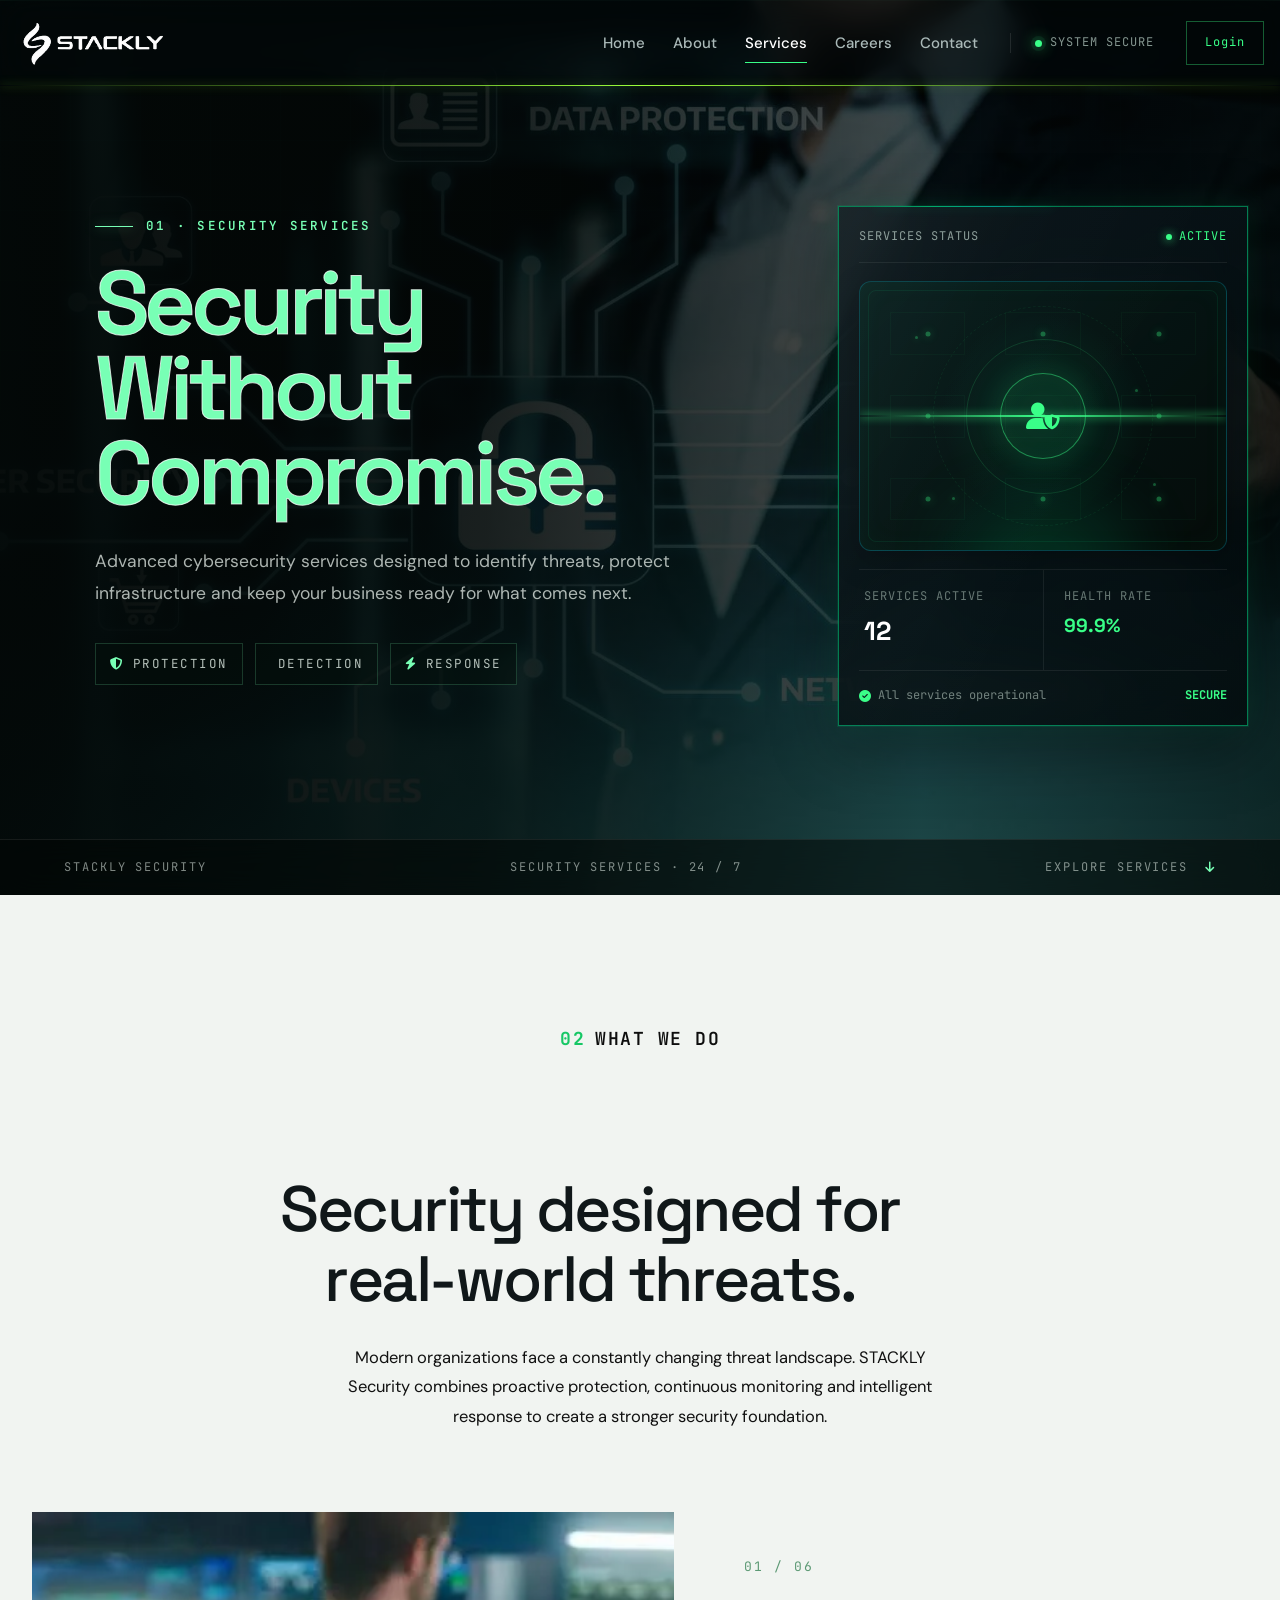
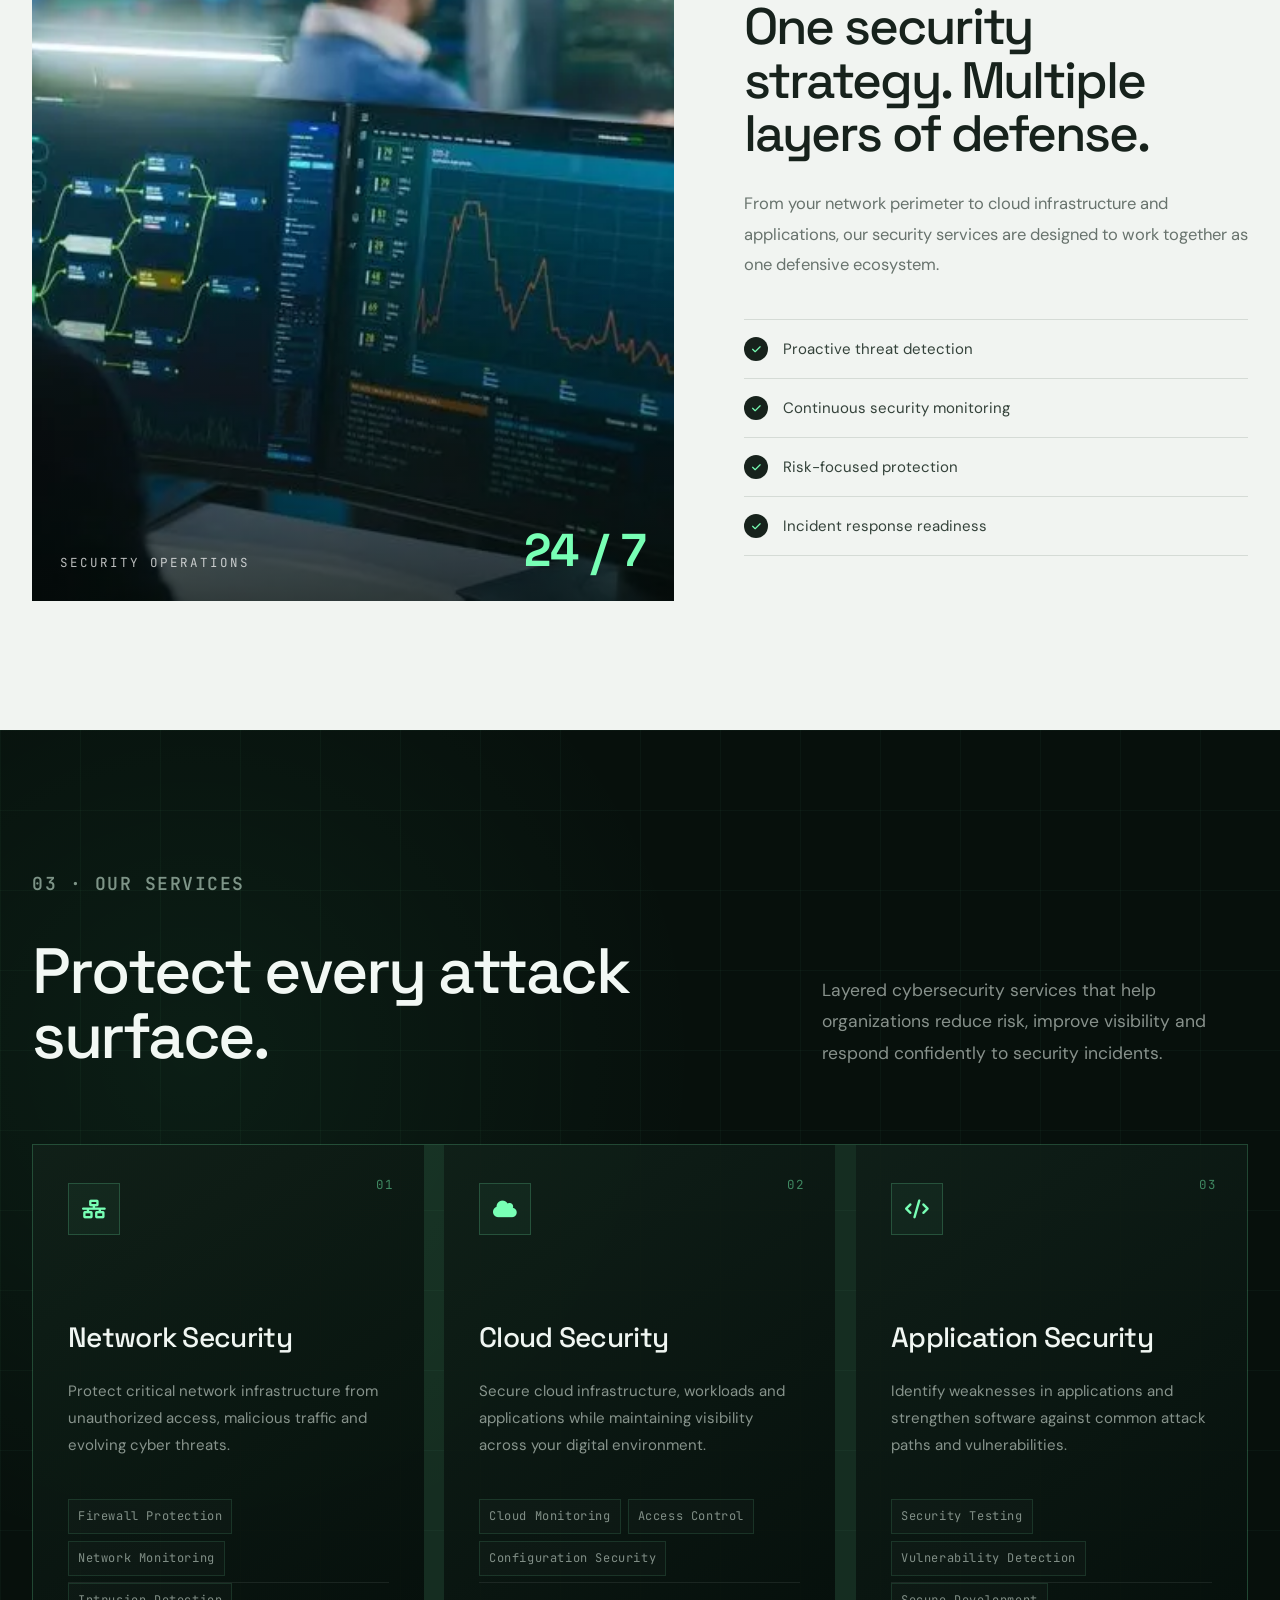
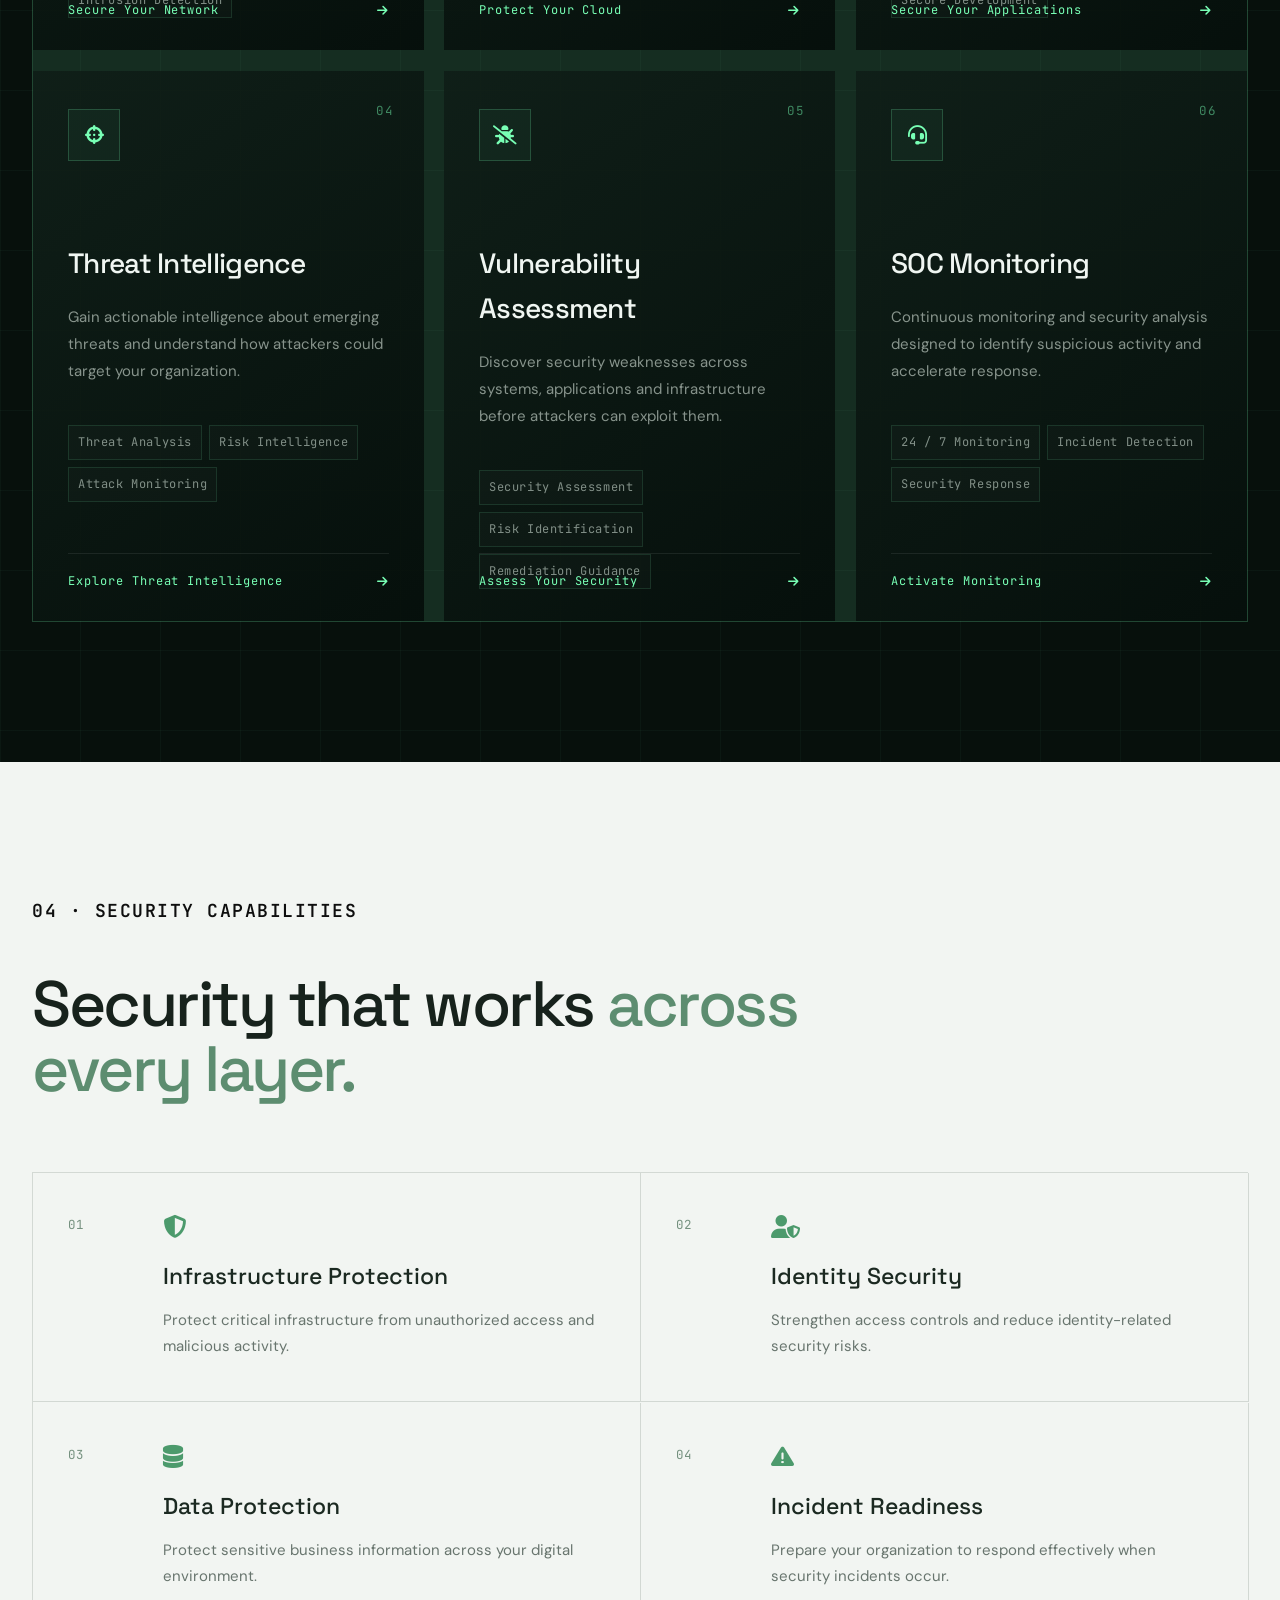
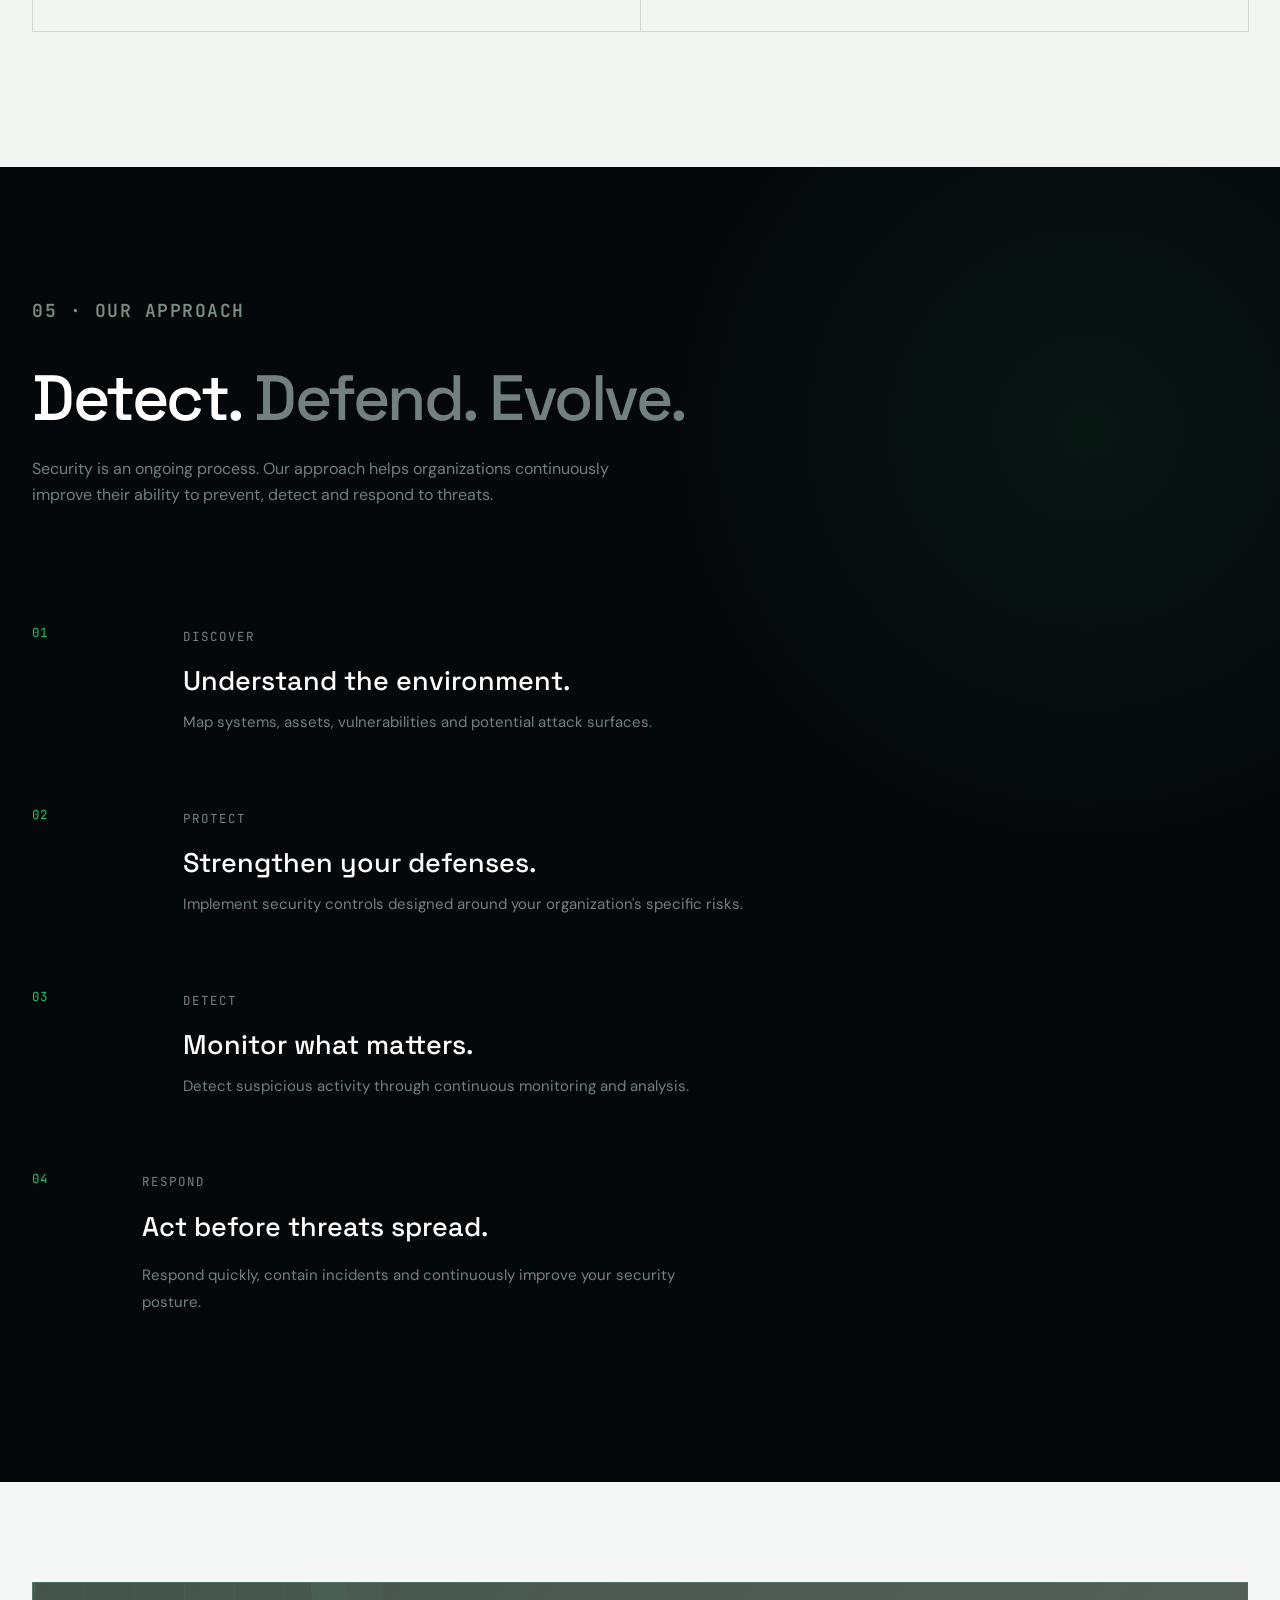
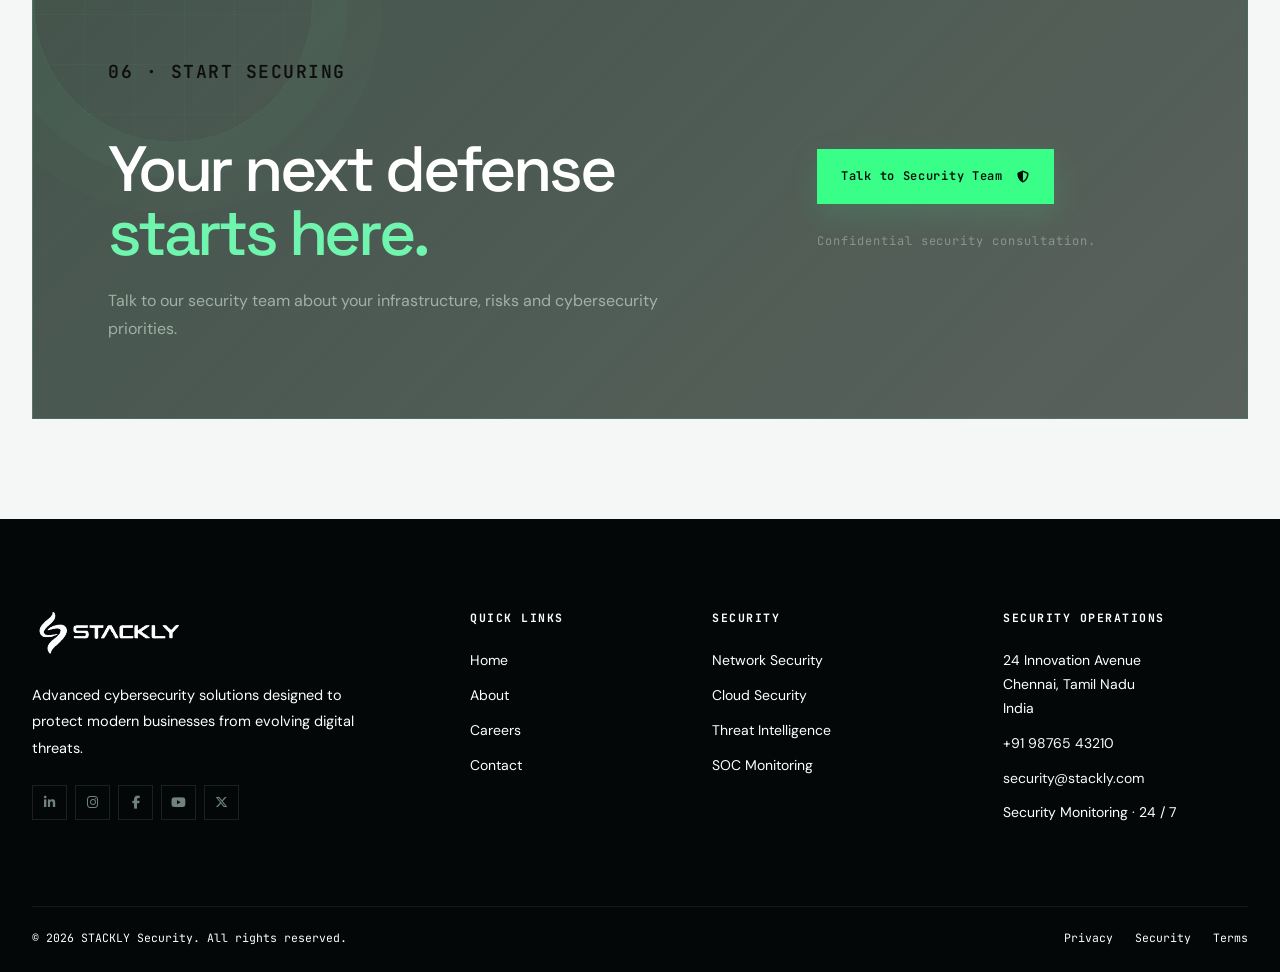
<file: services.html>
<!DOCTYPE html>
<html lang="en">

<head>

    <meta charset="UTF-8">

    <meta
        name="viewport"
        content="width=device-width, initial-scale=1.0"
    >

    <meta
        name="description"
        content="STACKLY Security provides advanced network security, cloud security, application security, threat intelligence, vulnerability assessment and SOC monitoring."
    >

    <meta
        name="keywords"
        content="cybersecurity services, network security, cloud security, application security, threat intelligence, SOC monitoring"
    >

    <meta
        name="author"
        content="STACKLY Security"
    >

    <title>
        STACKLY Security — Cybersecurity Services
    </title>


    <!-- GOOGLE FONTS -->

    <link rel="preconnect" href="https://fonts.googleapis.com">

    <link
        rel="preconnect"
        href="https://fonts.gstatic.com"
        crossorigin
    >

    <link
        href="https://fonts.googleapis.com/css2?family=DM+Sans:wght@400;500;600;700&family=JetBrains+Mono:wght@400;500;600;700&family=Space+Grotesk:wght@400;500;600;700&display=swap"
        rel="stylesheet"
    >


    <!-- MAIN CSS -->

    <link
        rel="stylesheet"
        href="css/style.css"
    >

    <link
        rel="stylesheet"
        href="css/responsive.css"
    >

    <link
        rel="stylesheet"
        href="css/animations.css"
    >


    <!-- FONT AWESOME -->

    <link
        rel="stylesheet"
        href="https://cdnjs.cloudflare.com/ajax/libs/font-awesome/6.5.2/css/all.min.css"
    >

    <script>document.documentElement.classList.add('js');</script>

</head>


<body>


<!-- =========================================================
     CYBERSECURITY PRELOADER
========================================================= -->
<div class="preloader" id="preloader" aria-label="Security system booting">
    <div class="preloader-content">
        <div class="preloader-visual">
            <div class="preloader-ring-outer"></div>
            <div class="preloader-ring-inner"></div>
            <div class="preloader-icon-container">
                <svg class="preloader-icon" viewBox="0 0 100 100" fill="none" xmlns="http://www.w3.org/2000/svg">
                    <path d="M50 12L20 25V48C20 68.2 32.8 83.2 50 88C67.2 83.2 80 68.2 80 48V25L50 12Z" stroke="var(--cyber)" stroke-width="2.5" stroke-linejoin="round" fill="none"/>
                    <path d="M50 30L34 39.2V57.7L50 67L66 57.7V39.2L50 30Z" stroke="var(--cyber)" stroke-width="1.5" stroke-dasharray="4 2" fill="none" opacity="0.6"/>
                    <path d="M50 42C47.8 42 46 43.8 46 46V49H44V56H56V49H54V46C54 43.8 52.2 42 50 42ZM48 46C48 44.9 48.9 44 50 44C51.1 44 52 44.9 52 46V49H48V46Z" fill="var(--cyber)"/>
                </svg>
                <div class="preloader-scan-line"></div>
            </div>
        </div>
        <div class="preloader-status">
            <span class="status-dot"></span>
            <span class="status-text">SECURE BOOT ACTIVE</span>
        </div>
    </div>
</div>


<!-- =========================================================
     HEADER
========================================================= -->

<header
    class="site-header"
    id="siteHeader"
>

    <nav class="navbar">


        <!-- BRAND -->

       <a href="index.html" class="brand-logo">
    <img 
        src="assets/logo.webp" 
        alt="STACKLY Security Logo"
        class="brand-logo-img"
    >
</a>



        <!-- DESKTOP NAV -->

        <div class="desktop-navigation">

            <a
                href="index.html"
                class="nav-link"
            >
                Home
            </a>

            <a
                href="about.html"
                class="nav-link"
            >
                About
            </a>

            <a
                href="services.html"
                class="nav-link active"
            >
                Services
            </a>

          

            <a
                href="career.html"
                class="nav-link"
            >
                Careers
            </a>

            <a
                href="contact.html"
                class="nav-link"
            >
                Contact
            </a>

        </div>



        <!-- SECURITY STATUS -->

        <div class="security-status">

            <span class="status-dot"></span>

            <span>
                SYSTEM SECURE
            </span>

        </div>



        <!-- LOGIN -->

        <a
            href="login.html"
            class="login-link"
        >
            Login
        </a>



        <!-- MOBILE MENU -->

        <button
            class="menu-toggle"
            id="menuToggle"
            aria-label="Open navigation menu"
            aria-expanded="false"
        >

            <span></span>
            <span></span>
            <span></span>

        </button>

    </nav>

</header>



<!-- =========================================================
     MOBILE SIDEBAR
========================================================= -->

<div
    class="mobile-overlay"
    id="mobileOverlay"
></div>


<aside
    class="mobile-sidebar"
    id="mobileSidebar"
>

    <div class="mobile-sidebar-header">

        <div class="mobile-brand">

            STACKLY

            <span>
                SECURITY
            </span>

        </div>


        <button
            class="mobile-close"
            id="mobileClose"
            aria-label="Close navigation"
        >

            <i class="fa-solid fa-xmark"></i>

        </button>

    </div>


    <div class="mobile-menu">

        <a href="index.html">

            <span>01</span>

            Home

        </a>


        <a href="about.html">

            <span>02</span>

            About

        </a>


        <a
            href="services.html"
            class="active"
        >

            <span>03</span>

            Services

        </a>


      


        <a href="career.html">

            <span>05</span>

            Careers

        </a>


        <a href="contact.html">

            <span>06</span>

            Contact

        </a>


        <a
            href="login.html"
            class="mobile-login-btn"
        >

            <span>→</span>

            Security Portal

        </a>

    </div>


    <div class="mobile-sidebar-footer">

        <a href="tel:+919876543210">

            <i class="fa-solid fa-phone"></i>

            <span>
                +91 98765 43210
            </span>

        </a>


        <a href="mailto:security@stackly.com">

            <i class="fa-solid fa-envelope"></i>

            <span>
                security@stackly.com
            </span>

        </a>


        <a href="404.html">

            <i class="fa-solid fa-location-dot"></i>

            <span>
                Tamil Nadu, India
            </span>

        </a>

    </div>

</aside>



<!-- =========================================================
     MAIN
========================================================= -->

<main>


<!-- =========================================================
     SERVICES HERO
========================================================= -->

<section
    class="inner-hero services-page-hero services-hero"
>


    <!-- BACKGROUND -->

    <div class="inner-hero-background">

        <img
            src="assets/s1.webp"
            alt="Cybersecurity operations and threat monitoring"
            class="inner-hero-image"
        >

    </div>


    <div class="inner-hero-overlay"></div>


    <!-- CYBER GRID -->

    <div class="cyber-grid"></div>


    <!-- SCAN LINE -->

    <div class="hero-scan-line"></div>


    <div class="section-container inner-hero-grid">

        <div class="inner-hero-content">

            <div class="hero-eyebrow reveal-up">

                <span class="eyebrow-line"></span>

                <span>
                    01 · SECURITY SERVICES
                </span>

            </div>


            <h1 class="hero-title letter-reveal">

                Security
                <span>
                    Without Compromise.
                </span>

            </h1>


            <p class="hero-description reveal-up">

                Advanced cybersecurity services designed to
                identify threats, protect infrastructure and
                keep your business ready for what comes next.

            </p>


            <div class="inner-hero-meta hero-trust reveal-up">

                <span>
                    <i class="fa-solid fa-shield-halved"></i>
                    PROTECTION
                </span>

                <span>
                    <i class="fa-solid fa-radar"></i>
                    DETECTION
                </span>

                <span>
                    <i class="fa-solid fa-bolt"></i>
                    RESPONSE
                </span>

            </div>

        </div>


        <!-- =================================================
             CYBER SECURITY SERVICES CARD
        ================================================== -->

        <div
            class="hero-floating-card cyber-card reveal-security-card"
        >


            <div class="cyber-card-header">

                <span>
                    SERVICES STATUS
                </span>

                <span class="live-status">

                    <span></span>

                    ACTIVE

                </span>

            </div>



            <!-- THREAT VISUAL -->

            <div class="threat-visual">

                <!-- CYBER PARTICLES -->
                <div class="cyber-particles">
                    <span></span>
                    <span></span>
                    <span></span>
                    <span></span>
                </div>

                <!-- SCAN LINE -->
                <div class="threat-scan-line"></div>

                <div class="threat-grid">

                    <span></span>
                    <span></span>
                    <span></span>
                    <span></span>
                    <span></span>
                    <span></span>
                    <span></span>
                    <span></span>
                    <span></span>

                </div>


                <div class="threat-core">

                    <i class="fa-solid fa-user-shield"></i>

                </div>


                <div class="scan-ring scan-ring-one"></div>

                <div class="scan-ring scan-ring-two"></div>

            </div>



            <!-- SECURITY METRICS -->

            <div class="security-metrics">


                <div class="security-metric">

                    <span>
                        SERVICES ACTIVE
                    </span>

                    <strong>
                        12
                    </strong>

                </div>


                <div class="security-metric">

                    <span>
                        HEALTH RATE
                    </span>

                    <strong class="secure-text">
                        99.9%
                    </strong>

                </div>


            </div>



            <!-- CARD FOOTER -->

            <div class="cyber-card-footer">

                <span>
                    <i class="fa-solid fa-circle-check"></i>
                    All services operational
                </span>

                <strong>
                    SECURE
                </strong>

            </div>

        </div>

    </div>


    <div class="inner-hero-bottom">

        <span>
            STACKLY SECURITY
        </span>

        <span>
            SECURITY SERVICES · 24 / 7
        </span>

        <span>
            EXPLORE SERVICES
            <i class="fa-solid fa-arrow-down"></i>
        </span>

    </div>

</section>



<!-- =========================================================
     SERVICES INTRO
========================================================= -->

<section class="services-intro section-light">

    <div class="section-container">

        <div class="section-heading-row reveal-up">

            <div class="section-label">

                <span>
                    02
                </span>

                WHAT WE DO

            </div>


            <div class="section-heading">

                <h2 class="letter-reveal">

                    Security designed
                    <em>for real-world threats.</em>

                </h2>


                <p>

                    Modern organizations face a constantly
                    changing threat landscape. STACKLY Security
                    combines proactive protection, continuous
                    monitoring and intelligent response to create
                    a stronger security foundation.

                </p>

            </div>

        </div>


        <div class="service-feature-layout">


            <!-- IMAGE -->

            <div
                class="service-feature-image image-reveal"
            >

                <img
                    src="assets/s2.webp"
                    alt="Cybersecurity specialist monitoring threats"
                    loading="lazy"
                >


                <div class="service-image-overlay">

                    <span>
                        SECURITY OPERATIONS
                    </span>

                    <strong>
                        24 / 7
                    </strong>

                </div>

            </div>



            <!-- CONTENT -->

            <div class="service-feature-content reveal-right">

                <span class="feature-index">
                    01 / 06
                </span>


                <h3>
                    One security strategy.
                    Multiple layers of defense.
                </h3>


                <p>

                    From your network perimeter to cloud
                    infrastructure and applications, our
                    security services are designed to work
                    together as one defensive ecosystem.

                </p>


                <div class="service-feature-points">

                    <div>

                        <i class="fa-solid fa-check"></i>

                        <span>
                            Proactive threat detection
                        </span>

                    </div>


                    <div>

                        <i class="fa-solid fa-check"></i>

                        <span>
                            Continuous security monitoring
                        </span>

                    </div>


                    <div>

                        <i class="fa-solid fa-check"></i>

                        <span>
                            Risk-focused protection
                        </span>

                    </div>


                    <div>

                        <i class="fa-solid fa-check"></i>

                        <span>
                            Incident response readiness
                        </span>

                    </div>

                </div>

            </div>

        </div>

    </div>

</section>



<!-- =========================================================
     SECURITY SERVICES GRID
========================================================= -->

<section class="services-detail-section section-dark">

    <div class="section-container">


        <div class="services-heading reveal-up">

            <div>

                <span class="section-label light">

                    03 · OUR SERVICES

                </span>


                <h2 class="letter-reveal">

                    Protect every
                    <em>attack surface.</em>

                </h2>

            </div>


            <p>

                Layered cybersecurity services that help
                organizations reduce risk, improve visibility
                and respond confidently to security incidents.

            </p>

        </div>



        <div class="services-detail-grid">


            <!-- 01 -->

            <article
                class="service-detail-card reveal-up"
                style="transition-delay: 100ms;"
            >

                <div class="service-detail-top">

                    <span class="service-number">
                        01
                    </span>

                    <div class="service-icon">

                        <i class="fa-solid fa-network-wired"></i>

                    </div>

                </div>


                <h3>
                    Network Security
                </h3>


                <p>

                    Protect critical network infrastructure
                    from unauthorized access, malicious traffic
                    and evolving cyber threats.

                </p>


                <div class="service-detail-list">

                    <span>
                        Firewall Protection
                    </span>

                    <span>
                        Network Monitoring
                    </span>

                    <span>
                        Intrusion Detection
                    </span>

                </div>


                <a
                    href="404.html"
                    class="service-detail-link"
                >

                    Secure Your Network

                    <i class="fa-solid fa-arrow-right"></i>

                </a>

            </article>



            <!-- 02 -->

            <article
                class="service-detail-card reveal-up"
                style="transition-delay: 200ms;"
            >

                <div class="service-detail-top">

                    <span class="service-number">
                        02
                    </span>

                    <div class="service-icon">

                        <i class="fa-solid fa-cloud"></i>

                    </div>

                </div>


                <h3>
                    Cloud Security
                </h3>


                <p>

                    Secure cloud infrastructure, workloads and
                    applications while maintaining visibility
                    across your digital environment.

                </p>


                <div class="service-detail-list">

                    <span>
                        Cloud Monitoring
                    </span>

                    <span>
                        Access Control
                    </span>

                    <span>
                        Configuration Security
                    </span>

                </div>


                <a
                    href="404.html"
                    class="service-detail-link"
                >

                    Protect Your Cloud

                    <i class="fa-solid fa-arrow-right"></i>

                </a>

            </article>



            <!-- 03 -->

            <article
                class="service-detail-card reveal-up"
                style="transition-delay: 300ms;"
            >

                <div class="service-detail-top">

                    <span class="service-number">
                        03
                    </span>

                    <div class="service-icon">

                        <i class="fa-solid fa-code"></i>

                    </div>

                </div>


                <h3>
                    Application Security
                </h3>


                <p>

                    Identify weaknesses in applications and
                    strengthen software against common attack
                    paths and vulnerabilities.

                </p>


                <div class="service-detail-list">

                    <span>
                        Security Testing
                    </span>

                    <span>
                        Vulnerability Detection
                    </span>

                    <span>
                        Secure Development
                    </span>

                </div>


                <a
                    href="404.html"
                    class="service-detail-link"
                >

                    Secure Your Applications

                    <i class="fa-solid fa-arrow-right"></i>

                </a>

            </article>



            <!-- 04 -->

            <article
                class="service-detail-card reveal-up"
                style="transition-delay: 100ms;"
            >

                <div class="service-detail-top">

                    <span class="service-number">
                        04
                    </span>

                    <div class="service-icon">

                        <i class="fa-solid fa-crosshairs"></i>

                    </div>

                </div>


                <h3>
                    Threat Intelligence
                </h3>


                <p>

                    Gain actionable intelligence about emerging
                    threats and understand how attackers could
                    target your organization.

                </p>


                <div class="service-detail-list">

                    <span>
                        Threat Analysis
                    </span>

                    <span>
                        Risk Intelligence
                    </span>

                    <span>
                        Attack Monitoring
                    </span>

                </div>


                <a
                    href="404.html"
                    class="service-detail-link"
                >

                    Explore Threat Intelligence

                    <i class="fa-solid fa-arrow-right"></i>

                </a>

            </article>



            <!-- 05 -->

            <article
                class="service-detail-card reveal-up"
                style="transition-delay: 200ms;"
            >

                <div class="service-detail-top">

                    <span class="service-number">
                        05
                    </span>

                    <div class="service-icon">

                        <i class="fa-solid fa-bug-slash"></i>

                    </div>

                </div>


                <h3>
                    Vulnerability Assessment
                </h3>


                <p>

                    Discover security weaknesses across systems,
                    applications and infrastructure before
                    attackers can exploit them.

                </p>


                <div class="service-detail-list">

                    <span>
                        Security Assessment
                    </span>

                    <span>
                        Risk Identification
                    </span>

                    <span>
                        Remediation Guidance
                    </span>

                </div>


                <a
                    href="404.html"
                    class="service-detail-link"
                >

                    Assess Your Security

                    <i class="fa-solid fa-arrow-right"></i>

                </a>

            </article>



            <!-- 06 -->

            <article
                class="service-detail-card reveal-up"
                style="transition-delay: 300ms;"
            >

                <div class="service-detail-top">

                    <span class="service-number">
                        06
                    </span>

                    <div class="service-icon">

                        <i class="fa-solid fa-headset"></i>

                    </div>

                </div>


                <h3>
                    SOC Monitoring
                </h3>


                <p>

                    Continuous monitoring and security analysis
                    designed to identify suspicious activity
                    and accelerate response.

                </p>


                <div class="service-detail-list">

                    <span>
                        24 / 7 Monitoring
                    </span>

                    <span>
                        Incident Detection
                    </span>

                    <span>
                        Security Response
                    </span>

                </div>


                <a
                    href="404.html"
                    class="service-detail-link"
                >

                    Activate Monitoring

                    <i class="fa-solid fa-arrow-right"></i>

                </a>

            </article>

        </div>

    </div>

</section>



<!-- =========================================================
     SECURITY CAPABILITIES
========================================================= -->

<section class="capabilities-section section-light">

    <div class="section-container">

        <div class="capabilities-header reveal">

            <span class="section-label">
                04 · SECURITY CAPABILITIES
            </span>


            <h2 class="split-title">

                Security that works
                <em>across every layer.</em>

            </h2>

        </div>


        <div class="capabilities-grid">


            <div class="capability-item reveal">

                <span>
                    01
                </span>

                <div>

                    <i class="fa-solid fa-shield-halved"></i>

                    <h3>
                        Infrastructure Protection
                    </h3>

                    <p>
                        Protect critical infrastructure from
                        unauthorized access and malicious activity.
                    </p>

                </div>

            </div>


            <div class="capability-item reveal">

                <span>
                    02
                </span>

                <div>

                    <i class="fa-solid fa-user-shield"></i>

                    <h3>
                        Identity Security
                    </h3>

                    <p>
                        Strengthen access controls and reduce
                        identity-related security risks.
                    </p>

                </div>

            </div>


            <div class="capability-item reveal">

                <span>
                    03
                </span>

                <div>

                    <i class="fa-solid fa-database"></i>

                    <h3>
                        Data Protection
                    </h3>

                    <p>
                        Protect sensitive business information
                        across your digital environment.
                    </p>

                </div>

            </div>


            <div class="capability-item reveal">

                <span>
                    04
                </span>

                <div>

                    <i class="fa-solid fa-triangle-exclamation"></i>

                    <h3>
                        Incident Readiness
                    </h3>

                    <p>
                        Prepare your organization to respond
                        effectively when security incidents occur.
                    </p>

                </div>

            </div>

        </div>

    </div>

</section>



<!-- =========================================================
     SECURITY PROCESS
========================================================= -->

<section class="process-section section-dark">

    <div class="section-container">

        <div class="process-heading reveal">

            <span class="section-label light">
                05 · OUR APPROACH
            </span>


            <h2 class="split-title">

                Detect.
                <em>Defend. Evolve.</em>

            </h2>


            <p>

                Security is an ongoing process. Our approach
                helps organizations continuously improve their
                ability to prevent, detect and respond to threats.

            </p>

        </div>


        <div class="process-timeline">


            <article class="process-item reveal">

                <div class="process-number">
                    01
                </div>

                <div class="process-line"></div>

                <div class="process-content">

                    <span>
                        DISCOVER
                    </span>

                    <h3>
                        Understand the environment.
                    </h3>

                    <p>
                        Map systems, assets, vulnerabilities
                        and potential attack surfaces.
                    </p>

                </div>

            </article>


            <article class="process-item reveal">

                <div class="process-number">
                    02
                </div>

                <div class="process-line"></div>

                <div class="process-content">

                    <span>
                        PROTECT
                    </span>

                    <h3>
                        Strengthen your defenses.
                    </h3>

                    <p>
                        Implement security controls designed
                        around your organization's specific risks.
                    </p>

                </div>

            </article>


            <article class="process-item reveal">

                <div class="process-number">
                    03
                </div>

                <div class="process-line"></div>

                <div class="process-content">

                    <span>
                        DETECT
                    </span>

                    <h3>
                        Monitor what matters.
                    </h3>

                    <p>
                        Detect suspicious activity through
                        continuous monitoring and analysis.
                    </p>

                </div>

            </article>


            <article class="process-item reveal">

                <div class="process-number">
                    04
                </div>

                <div class="process-content">

                    <span>
                        RESPOND
                    </span>

                    <h3>
                        Act before threats spread.
                    </h3>

                    <p>
                        Respond quickly, contain incidents and
                        continuously improve your security posture.
                    </p>

                </div>

            </article>

        </div>

    </div>

</section>



<!-- =========================================================
     CTA
========================================================= -->

<section class="contact-cta-section section-light">

    <div class="section-container">

        <div class="contact-cta-box reveal">

            <div class="contact-cta-content">

                <span class="section-label">

                    06 · START SECURING

                </span>


                <h2 class="split-title">

                    Your next defense
                    <em>starts here.</em>

                </h2>


                <p>

                    Talk to our security team about your
                    infrastructure, risks and cybersecurity
                    priorities.

                </p>

            </div>


            <div class="contact-cta-action">

                <a
                    href="404.html"
                    class="btn btn-primary magnetic-btn"
                >

                    <span>
                        Talk to Security Team
                    </span>

                    <i class="fa-solid fa-shield-halved"></i>

                </a>


                <span class="contact-cta-note">

                    Confidential security consultation.

                </span>

            </div>

        </div>

    </div>

</section>



<!-- =========================================================
     FOOTER
========================================================= -->

<footer
    class="site-footer"
    id="footer"
>

    <div class="section-container">

        <div class="footer-main">


            <!-- BRAND -->

            <div class="footer-brand reveal">
<a href="index.html" class="footer-logo">
    <img 
        src="assets/logo.webp" 
        alt="STACKLY Security Logo"
        class="footer-logo-img"
    >
</a>


                <p>

                    Advanced cybersecurity solutions designed
                    to protect modern businesses from evolving
                    digital threats.

                </p>


                <div class="footer-socials">

                    <a
                        href="404.html"
                        aria-label="LinkedIn"
                    >
                        <i class="fa-brands fa-linkedin-in"></i>
                    </a>

                    <a
                        href="404.html"
                        aria-label="Instagram"
                    >
                        <i class="fa-brands fa-instagram"></i>
                    </a>

                    <a
                        href="404.html"
                        aria-label="Facebook"
                    >
                        <i class="fa-brands fa-facebook-f"></i>
                    </a>

                    <a
                        href="404.html"
                        aria-label="YouTube"
                    >
                        <i class="fa-brands fa-youtube"></i>
                    </a>

                    <a 
    href="404.html" 
    aria-label="Twitter" 
>
    <i class="fa-brands fa-x-twitter"></i>
</a>
                </div>

            </div>



            <!-- COMPANY -->

            <div class="footer-column reveal">

                <h4>
                    QUICK LINKS
                </h4>

                <a href="index.html">
                    Home
                </a>

                <a href="about.html">
                    About
                </a>

                <a href="career.html">
                    Careers
                </a>

                <a href="contact.html">
                    Contact
                </a>

            </div>



            <!-- SECURITY -->

            <div class="footer-column reveal">

                <h4>
                    SECURITY
                </h4>

                <a href="404.html">
                    Network Security
                </a>

                <a href="404.html">
                    Cloud Security
                </a>

                <a href="404.html">
                    Threat Intelligence
                </a>

                <a href="404.html">
                    SOC Monitoring
                </a>

            </div>



            <!-- CONTACT -->

            <div
                class="footer-column footer-contact reveal"
            >

                <h4>
                    SECURITY OPERATIONS
                </h4>


                <address>

                    24 Innovation Avenue<br>
                    Chennai, Tamil Nadu<br>
                    India

                </address>


                <a href="tel:+919876543210">
                    +91 98765 43210
                </a>


                <a href="mailto:security@stackly.com">
                    security@stackly.com
                </a>


                <span>
                    Security Monitoring · 24 / 7
                </span>

            </div>

        </div>



        <!-- FOOTER BOTTOM -->

        <div class="footer-bottom">

            <span>

                © 2026 STACKLY Security.
                All rights reserved.

            </span>


            <div>

                <a href="404.html">
                    Privacy
                </a>

                <a href="404.html">
                    Security
                </a>

                <a href="404.html">
                    Terms
                </a>

            </div>

        </div>

    </div>

</footer>



<!-- =========================================================
     BACK TO TOP
========================================================= -->

<button
    class="back-to-top"
    id="backToTop"
    aria-label="Back to top"
    type="button"
>

    <i class="fa-solid fa-arrow-up"></i>

</button>



<!-- =========================================================
     SCROLL PROGRESS
========================================================= -->

<div
    class="scroll-progress"
    id="scrollProgress"
    aria-hidden="true"
></div>



<!-- =========================================================
     JAVASCRIPT
========================================================= -->

<script src="js/navigation.js"></script>

<script src="js/animations.js"></script>

<script src="js/main.js"></script>


</body>

</html>
</file>
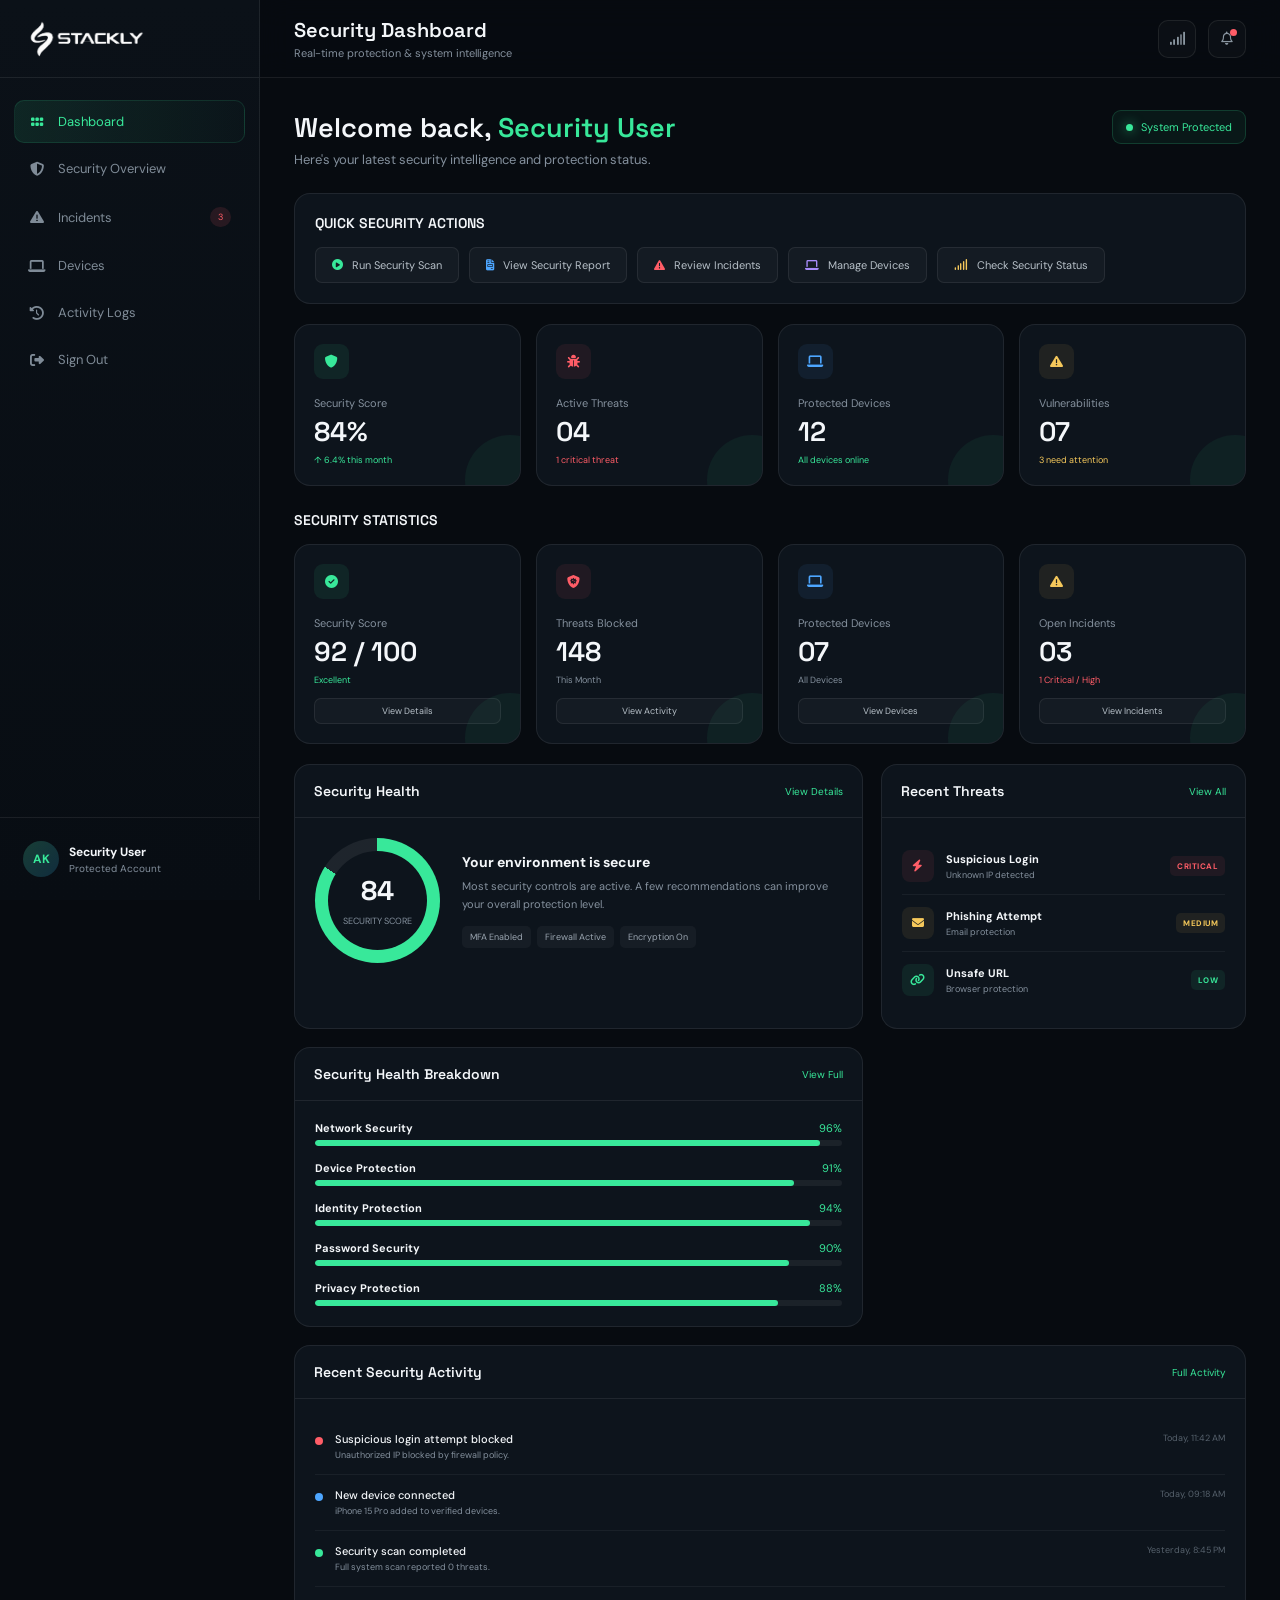
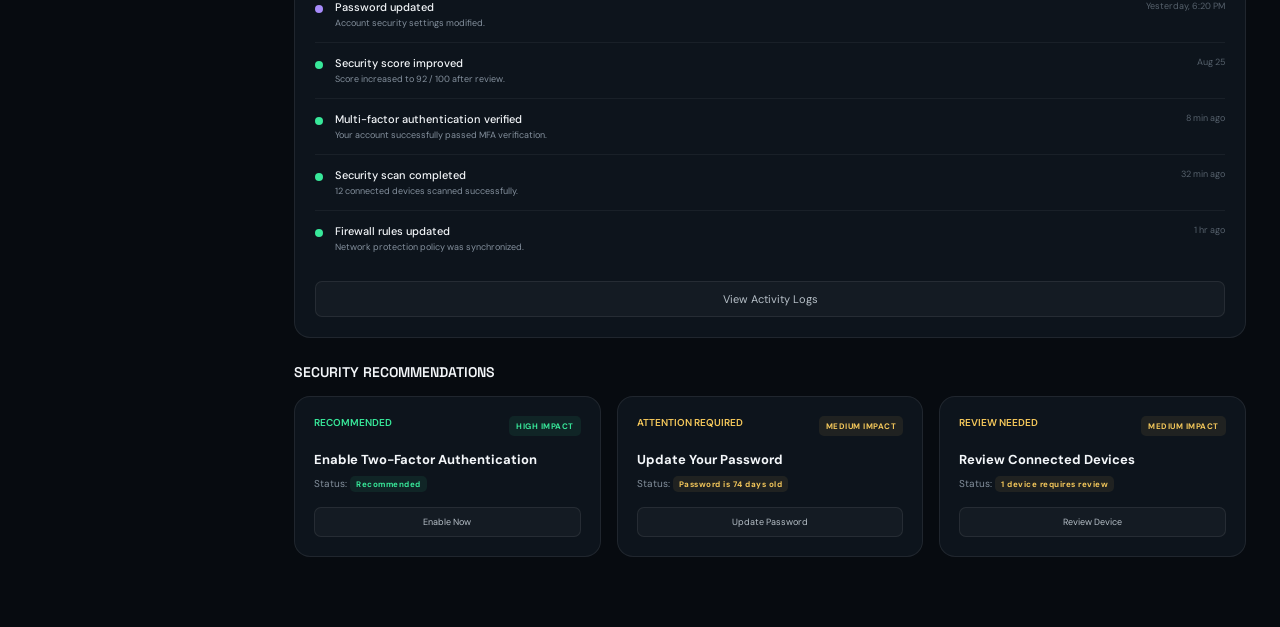
<file: user-dashboard.html>
<!DOCTYPE html>
<html lang="en">

<head>
    <meta charset="UTF-8">
    <meta name="viewport" content="width=device-width, initial-scale=1.0">

    <title>CyberGuard | Security Dashboard</title>

    <link rel="preconnect" href="https://fonts.googleapis.com">
    <link rel="preconnect" href="https://fonts.gstatic.com" crossorigin>

    <link
        href="https://fonts.googleapis.com/css2?family=DM+Sans:wght@400;500;600;700&family=Space+Grotesk:wght@400;500;600;700&display=swap"
        rel="stylesheet">

    <link rel="stylesheet" href="https://cdnjs.cloudflare.com/ajax/libs/font-awesome/6.5.2/css/all.min.css">

    <style>
        /* =====================================================
           RESET
        ===================================================== */

        * {
            margin: 0;
            padding: 0;
            box-sizing: border-box;
        }

        :root {
            --bg: #070b10;
            --sidebar: #0a0f15;
            --card: #0d141c;
            --card-light: #111a23;

            --border: rgba(255, 255, 255, .08);

            --text: #f4f7fa;
            --muted: #84909d;

            --green: #38e89a;
            --green-dark: #19b875;

            --blue: #4da6ff;
            --yellow: #f5c85b;
            --red: #ff5d67;
            --purple: #a78bfa;

            --radius: 16px;
        }

        html {
            scroll-behavior: smooth;
        }

        body {
            background: var(--bg);
            color: var(--text);
            font-family: "DM Sans", sans-serif;
            overflow-x: hidden;
        }

        button,
        input,
        select {
            font-family: inherit;
        }

        a {
            color: inherit;
            text-decoration: none;
        }


        /* =====================================================
           LAYOUT
        ===================================================== */

        .dashboard {
            min-height: 100vh;
            display: flex;
        }


        /* =====================================================
           SIDEBAR
        ===================================================== */

        .sidebar {
            width: 260px;
            height: 100vh;

            position: fixed;
            left: 0;
            top: 0;

            background:
                linear-gradient(180deg,
                    #0b1118,
                    #080d13);

            border-right: 1px solid var(--border);

            display: flex;
            flex-direction: column;

            z-index: 1000;
        }


        /* BRAND */

        .brand {
            height: 78px;

            display: flex;
            align-items: center;

            padding: 0 25px;

            border-bottom: 1px solid var(--border);
        }

        .brand-mark {
            width: 38px;
            height: 38px;

            border-radius: 10px;

            display: flex;
            align-items: center;
            justify-content: center;

            background:
                linear-gradient(135deg,
                    rgba(56, 232, 154, .18),
                    rgba(77, 166, 255, .10));

            border: 1px solid rgba(56, 232, 154, .22);

            color: var(--green);

            margin-right: 12px;
        }

        .brand-text strong {
            display: block;

            font-family: "Space Grotesk", sans-serif;

            font-size: 17px;

            letter-spacing: .5px;
        }

        .brand-text span {
            display: block;

            color: var(--muted);

            font-size: 9px;

            letter-spacing: 2px;

            margin-top: 2px;
        }


        /* NAVIGATION */

        .sidebar-nav {
            flex: 1;

            padding: 22px 14px;

            overflow-y: auto;
        }

        .nav-label {
            color: #56616c;

            font-size: 9px;

            font-weight: 700;

            letter-spacing: 1.8px;

            padding: 0 12px;

            margin: 8px 0 10px;
        }

        .nav-item {
            width: 100%;

            display: flex;
            align-items: center;

            gap: 12px;

            padding: 12px 13px;

            margin-bottom: 4px;

            border-radius: 10px;

            color: #7f8b97;

            font-size: 13px;

            cursor: pointer;

            border: 1px solid transparent;

            transition: .25s ease;
        }

        .nav-item i {
            width: 18px;

            text-align: center;

            font-size: 14px;
        }

        .nav-item:hover {
            color: var(--text);

            background: rgba(255, 255, 255, .035);
        }

        .nav-item.active {
            color: var(--green);

            background:
                linear-gradient(90deg,
                    rgba(56, 232, 154, .10),
                    rgba(56, 232, 154, .025));

            border-color: rgba(56, 232, 154, .12);
        }

        .nav-badge {
            margin-left: auto;

            min-width: 21px;
            height: 20px;

            padding: 0 6px;

            border-radius: 20px;

            display: flex;
            align-items: center;
            justify-content: center;

            font-size: 9px;

            background: rgba(255, 93, 103, .12);

            color: var(--red);
        }


        /* SIDEBAR BOTTOM */

        .sidebar-bottom {
            padding: 14px;

            border-top: 1px solid var(--border);
        }

        .profile-mini {
            display: flex;
            align-items: center;

            gap: 10px;

            padding: 9px;
        }

        .avatar {
            width: 36px;
            height: 36px;

            border-radius: 50%;

            display: flex;
            align-items: center;
            justify-content: center;

            background:
                linear-gradient(135deg,
                    #183e36,
                    #102c3d);

            color: var(--green);

            font-weight: 700;

            font-size: 12px;
        }

        .profile-mini-info {
            min-width: 0;
        }

        .profile-mini-info strong {
            display: block;

            font-size: 12px;

            white-space: nowrap;

            overflow: hidden;

            text-overflow: ellipsis;
        }

        .profile-mini-info span {
            display: block;

            color: var(--muted);

            font-size: 10px;

            margin-top: 2px;
        }


        /* =====================================================
           MAIN
        ===================================================== */

        .main {
            width: calc(100% - 260px);

            margin-left: 260px;

            min-height: 100vh;
        }


        /* =====================================================
           TOPBAR
        ===================================================== */

        .topbar {
            height: 78px;

            display: flex;
            align-items: center;
            justify-content: space-between;

            padding: 0 34px;

            border-bottom: 1px solid var(--border);

            background: rgba(7, 11, 16, .88);

            backdrop-filter: blur(15px);

            position: sticky;
            top: 0;

            z-index: 100;
        }

        .page-title h1 {
            font-family: "Space Grotesk", sans-serif;

            font-size: 20px;

            font-weight: 600;
        }

        .page-title p {
            color: var(--muted);

            font-size: 11px;

            margin-top: 3px;
        }

        .top-actions {
            display: flex;
            align-items: center;

            gap: 12px;
        }

        .icon-btn {
            width: 38px;
            height: 38px;

            border-radius: 10px;

            border: 1px solid var(--border);

            background: rgba(255, 255, 255, .025);

            color: #8995a0;

            cursor: pointer;

            position: relative;

            transition: .25s ease;
        }

        .icon-btn:hover {
            color: var(--green);

            border-color: rgba(56, 232, 154, .25);
        }

        .notification-dot {
            width: 7px;
            height: 7px;

            border-radius: 50%;

            background: var(--red);

            position: absolute;

            top: 8px;
            right: 8px;
        }


        /* =====================================================
           CONTENT
        ===================================================== */

        .content {
            padding: 32px 34px 50px;
        }

        .section {
            display: none;

            animation: sectionIn .35s ease;
        }

        .section.active {
            display: block;
        }

        @keyframes sectionIn {

            from {
                opacity: 0;
                transform: translateY(8px);
            }

            to {
                opacity: 1;
                transform: translateY(0);
            }

        }


        /* =====================================================
           WELCOME
        ===================================================== */

        .welcome {
            display: flex;
            align-items: flex-start;
            justify-content: space-between;

            margin-bottom: 25px;
        }

        .welcome h2 {
            font-family: "Space Grotesk", sans-serif;

            font-size: 27px;

            font-weight: 600;
        }

        .welcome h2 span {
            color: var(--green);
        }

        .welcome p {
            color: var(--muted);

            font-size: 13px;

            margin-top: 6px;
        }

        .security-status {
            display: inline-flex;
            align-items: center;

            gap: 8px;

            padding: 9px 13px;

            border-radius: 9px;

            border: 1px solid rgba(56, 232, 154, .18);

            background: rgba(56, 232, 154, .06);

            color: var(--green);

            font-size: 11px;
        }

        .status-dot {
            width: 7px;
            height: 7px;

            border-radius: 50%;

            background: var(--green);

            box-shadow: 0 0 12px rgba(56, 232, 154, .7);
        }


        /* =====================================================
           STAT CARDS
        ===================================================== */

        .stats-grid {
            display: grid;

            grid-template-columns:
                repeat(4, 1fr);

            gap: 15px;

            margin-bottom: 18px;
        }

        .stat-card {
            background: var(--card);

            border: 1px solid var(--border);

            border-radius: var(--radius);

            padding: 19px;

            position: relative;

            overflow: hidden;

            transition: .25s ease;
        }

        .stat-card:hover {
            transform: translateY(-2px);

            border-color: rgba(255, 255, 255, .13);
        }

        .stat-card::after {
            content: "";

            position: absolute;

            width: 90px;
            height: 90px;

            right: -35px;
            bottom: -40px;

            border-radius: 50%;

            background: rgba(56, 232, 154, .06);
        }

        .stat-top {
            display: flex;
            justify-content: space-between;
            align-items: center;
        }

        .stat-icon {
            width: 35px;
            height: 35px;

            display: flex;
            align-items: center;
            justify-content: center;

            border-radius: 9px;

            font-size: 13px;
        }

        .green-icon {
            color: var(--green);
            background: rgba(56, 232, 154, .08);
        }

        .red-icon {
            color: var(--red);
            background: rgba(255, 93, 103, .08);
        }

        .blue-icon {
            color: var(--blue);
            background: rgba(77, 166, 255, .08);
        }

        .yellow-icon {
            color: var(--yellow);
            background: rgba(245, 200, 91, .08);
        }

        .stat-label {
            color: var(--muted);

            font-size: 11px;

            margin-top: 17px;
        }

        .stat-number {
            font-family: "Space Grotesk", sans-serif;

            font-size: 27px;

            font-weight: 600;

            margin-top: 4px;
        }

        .stat-change {
            font-size: 9px;

            margin-top: 5px;

            color: var(--green);
        }

        .stat-change.warning {
            color: var(--yellow);
        }

        .stat-change.danger {
            color: var(--red);
        }


        /* =====================================================
           GRID
        ===================================================== */

        .dashboard-grid {
            display: grid;

            grid-template-columns:
                1.4fr .9fr;

            gap: 18px;
        }

        .card {
            background: var(--card);

            border: 1px solid var(--border);

            border-radius: var(--radius);

            overflow: hidden;
        }

        .card-header {
            padding: 17px 19px;

            display: flex;
            align-items: center;
            justify-content: space-between;

            border-bottom: 1px solid var(--border);
        }

        .card-header h3 {
            font-family: "Space Grotesk", sans-serif;

            font-size: 14px;

            font-weight: 600;
        }

        .card-header a {
            color: var(--green);

            font-size: 10px;
        }

        .card-body {
            padding: 20px;
        }


        /* =====================================================
           SECURITY SCORE
        ===================================================== */

        .score-wrap {
            display: flex;
            align-items: center;

            gap: 22px;
        }

        .score-circle {
            width: 125px;
            height: 125px;

            flex-shrink: 0;

            border-radius: 50%;

            display: flex;
            align-items: center;
            justify-content: center;

            position: relative;

            background:
                conic-gradient(var(--green) 0 84%,
                    rgba(255, 255, 255, .07) 84% 100%);
        }

        .score-circle::before {
            content: "";

            position: absolute;

            width: 99px;
            height: 99px;

            border-radius: 50%;

            background: var(--card);
        }

        .score-value {
            position: relative;

            text-align: center;
        }

        .score-value strong {
            display: block;

            font-family: "Space Grotesk", sans-serif;

            font-size: 27px;
        }

        .score-value span {
            color: var(--muted);

            font-size: 9px;
        }

        .score-info h4 {
            font-size: 14px;

            margin-bottom: 7px;
        }

        .score-info p {
            color: var(--muted);

            font-size: 11px;

            line-height: 1.6;

            margin-bottom: 12px;
        }

        .score-tags {
            display: flex;

            flex-wrap: wrap;

            gap: 6px;
        }

        .tag {
            padding: 5px 8px;

            border-radius: 5px;

            background: rgba(255, 255, 255, .04);

            color: #9ba6b1;

            font-size: 9px;
        }


        /* =====================================================
           THREATS
        ===================================================== */

        .threat-item {
            display: flex;
            align-items: center;

            gap: 12px;

            padding: 12px 0;

            border-bottom: 1px solid rgba(255, 255, 255, .05);
        }

        .threat-item:last-child {
            border-bottom: 0;
        }

        .threat-icon {
            width: 32px;
            height: 32px;

            border-radius: 8px;

            display: flex;
            align-items: center;
            justify-content: center;

            font-size: 12px;
        }

        .threat-details {
            flex: 1;
        }

        .threat-details strong {
            display: block;

            font-size: 11px;
        }

        .threat-details span {
            display: block;

            color: var(--muted);

            font-size: 9px;

            margin-top: 3px;
        }

        .severity {
            font-size: 8px;

            font-weight: 700;

            padding: 5px 7px;

            border-radius: 5px;

            text-transform: uppercase;

            letter-spacing: .5px;
        }

        .critical {
            color: var(--red);
            background: rgba(255, 93, 103, .08);
        }

        .medium {
            color: var(--yellow);
            background: rgba(245, 200, 91, .08);
        }

        .low {
            color: var(--green);
            background: rgba(56, 232, 154, .08);
        }


        /* =====================================================
           ACTIVITY
        ===================================================== */

        .activity-list {
            display: flex;

            flex-direction: column;
        }

        .activity-item {
            display: flex;

            gap: 12px;

            padding: 13px 0;

            border-bottom: 1px solid rgba(255, 255, 255, .05);
        }

        .activity-item:last-child {
            border-bottom: 0;
        }

        .activity-dot {
            width: 8px;
            height: 8px;

            margin-top: 5px;

            border-radius: 50%;

            background: var(--green);

            flex-shrink: 0;
        }

        .activity-content {
            flex: 1;
        }

        .activity-content strong {
            display: block;

            font-size: 11px;

            font-weight: 500;
        }

        .activity-content span {
            display: block;

            color: var(--muted);

            font-size: 9px;

            margin-top: 3px;
        }

        .activity-time {
            color: #56616c;

            font-size: 9px;
        }


        /* =====================================================
           PAGE HEAD
        ===================================================== */

        .page-head {
            margin-bottom: 24px;
        }

        .page-head h2 {
            font-family: "Space Grotesk", sans-serif;

            font-size: 24px;
        }

        .page-head p {
            color: var(--muted);

            font-size: 12px;

            margin-top: 5px;
        }


        /* =====================================================
           TABLE
        ===================================================== */

        .table-wrap {
            overflow-x: auto;
        }

        table {
            width: 100%;

            border-collapse: collapse;

            min-width: 700px;
        }

        th {
            text-align: left;

            color: #687480;

            font-size: 9px;

            text-transform: uppercase;

            letter-spacing: 1px;

            padding: 13px 17px;

            border-bottom: 1px solid var(--border);
        }

        td {
            padding: 15px 17px;

            border-bottom: 1px solid rgba(255, 255, 255, .045);

            font-size: 11px;

            color: #aeb7c0;
        }

        tr:last-child td {
            border-bottom: 0;
        }

        td strong {
            color: var(--text);
        }


        /* =====================================================
           VULNERABILITY CARDS
        ===================================================== */

        .vulnerability-grid {
            display: grid;

            grid-template-columns:
                repeat(3, 1fr);

            gap: 16px;
        }

        .vulnerability-card {
            padding: 19px;

            background: var(--card);

            border: 1px solid var(--border);

            border-radius: var(--radius);
        }

        .vuln-top {
            display: flex;
            justify-content: space-between;
        }

        .cve {
            color: var(--blue);

            font-size: 10px;

            font-weight: 600;
        }

        .vulnerability-card h3 {
            font-size: 13px;

            margin: 18px 0 8px;
        }

        .vulnerability-card p {
            color: var(--muted);

            font-size: 10px;

            line-height: 1.6;

            min-height: 48px;
        }

        .progress {
            width: 100%;
            height: 5px;

            margin-top: 17px;

            border-radius: 20px;

            background: rgba(255, 255, 255, .06);

            overflow: hidden;
        }

        .progress span {
            display: block;

            height: 100%;

            border-radius: inherit;

            background: var(--red);
        }


        /* =====================================================
           DEVICES
        ===================================================== */

        .device-grid {
            display: grid;

            grid-template-columns:
                repeat(3, 1fr);

            gap: 16px;
        }

        .device-card {
            padding: 18px;

            background: var(--card);

            border: 1px solid var(--border);

            border-radius: var(--radius);
        }

        .device-icon {
            width: 42px;
            height: 42px;

            display: flex;

            align-items: center;
            justify-content: center;

            border-radius: 10px;

            background: rgba(77, 166, 255, .08);

            color: var(--blue);
        }

        .device-card h3 {
            font-size: 13px;

            margin-top: 16px;
        }

        .device-card p {
            color: var(--muted);

            font-size: 10px;

            margin-top: 4px;
        }

        .device-status {
            display: inline-flex;

            align-items: center;

            gap: 5px;

            margin-top: 14px;

            font-size: 9px;

            color: var(--green);
        }

        .device-status i {
            font-size: 6px;
        }


        /* =====================================================
           REPORTS
        ===================================================== */

        .report-grid {
            display: grid;

            grid-template-columns:
                repeat(3, 1fr);

            gap: 16px;
        }

        .report-card {
            padding: 20px;

            background: var(--card);

            border: 1px solid var(--border);

            border-radius: var(--radius);
        }

        .report-icon {
            width: 42px;
            height: 42px;

            border-radius: 10px;

            background: rgba(167, 139, 250, .08);

            color: var(--purple);

            display: flex;
            align-items: center;
            justify-content: center;
        }

        .report-card h3 {
            font-size: 13px;

            margin-top: 17px;
        }

        .report-card p {
            color: var(--muted);

            font-size: 10px;

            line-height: 1.5;

            margin-top: 5px;
        }

        .report-btn {
            margin-top: 16px;

            border: 1px solid var(--border);

            background: rgba(255, 255, 255, .03);

            color: #b7c0c8;

            padding: 8px 11px;

            border-radius: 7px;

            font-size: 9px;

            cursor: pointer;
        }

        .report-btn:hover {
            color: var(--green);

            border-color: rgba(56, 232, 154, .2);
        }


        /* =====================================================
           SETTINGS
        ===================================================== */

        .settings-grid {
            display: grid;

            grid-template-columns:
                1fr 1fr;

            gap: 18px;
        }

        .settings-card {
            background: var(--card);

            border: 1px solid var(--border);

            border-radius: var(--radius);

            padding: 21px;
        }

        .settings-card h3 {
            font-family: "Space Grotesk", sans-serif;

            font-size: 14px;

            margin-bottom: 20px;
        }

        .setting-row {
            display: flex;

            align-items: center;
            justify-content: space-between;

            gap: 20px;

            padding: 14px 0;

            border-bottom: 1px solid rgba(255, 255, 255, .05);
        }

        .setting-row:last-child {
            border-bottom: 0;
        }

        .setting-row strong {
            display: block;

            font-size: 11px;
        }

        .setting-row span {
            display: block;

            color: var(--muted);

            font-size: 9px;

            margin-top: 3px;
        }

        .toggle {
            width: 39px;
            height: 21px;

            border-radius: 30px;

            background: var(--green);

            position: relative;

            cursor: pointer;

            flex-shrink: 0;
        }

        .toggle::after {
            content: "";

            width: 15px;
            height: 15px;

            border-radius: 50%;

            background: #07100c;

            position: absolute;

            right: 3px;
            top: 3px;
        }


        /* =====================================================
           MOBILE BUTTON
        ===================================================== */

        .mobile-menu {
            display: none;

            width: 38px;
            height: 38px;

            border: 1px solid var(--border);

            background: transparent;

            color: white;

            border-radius: 9px;

            cursor: pointer;
        }


        /* =====================================================
           MOBILE OVERLAY
        ===================================================== */

        .sidebar-overlay {
            display: none;

            position: fixed;

            inset: 0;

            background: rgba(0, 0, 0, .65);

            z-index: 900;
        }


        /* =====================================================
           RESPONSIVE
        ===================================================== */

        @media (max-width: 1100px) {

            .stats-grid {
                grid-template-columns:
                    repeat(2, 1fr);
            }

            .dashboard-grid {
                grid-template-columns: 1fr;
            }

            .vulnerability-grid,
            .device-grid,
            .report-grid {
                grid-template-columns:
                    repeat(2, 1fr);
            }

        }


        @media (max-width: 800px) {

            .sidebar {
                transform: translateX(-100%);

                transition: .3s ease;
            }

            .sidebar.open {
                transform: translateX(0);
            }

            .sidebar-overlay.active {
                display: block;
            }

            .main {
                width: 100%;

                margin-left: 0;
            }

            .mobile-menu {
                display: block;
            }

            .topbar {
                padding: 0 18px;
            }

            .content {
                padding: 24px 18px 40px;
            }

            .welcome {
                flex-direction: column;

                gap: 15px;
            }

            .settings-grid {
                grid-template-columns: 1fr;
            }

        }


        @media (max-width: 560px) {

            .stats-grid {
                grid-template-columns: 1fr;
            }

            .vulnerability-grid,
            .device-grid,
            .report-grid {
                grid-template-columns: 1fr;
            }

            .welcome h2 {
                font-size: 23px;
            }

            .score-wrap {
                flex-direction: column;

                align-items: flex-start;
            }

            .top-actions .hide-mobile {
                display: none;
            }

        }

        /* =====================================================
           CUSTOM MODAL & TOAST ADDITIONS
        ===================================================== */

        /* ACTIVE FILTER */
        .report-btn.active-filter {
            color: var(--green) !important;
            border-color: rgba(56, 232, 154, 0.4) !important;
            background: rgba(56, 232, 154, 0.08) !important;
        }

        /* TOAST NOTIFICATION */
        .toast-container {
            position: fixed;
            bottom: 24px;
            right: 24px;
            display: flex;
            flex-direction: column;
            gap: 10px;
            z-index: 2000;
        }

        .toast {
            background: var(--card-light);
            border: 1px solid var(--border);
            border-left: 4px solid var(--green);
            color: var(--text);
            padding: 12px 18px;
            border-radius: 8px;
            font-size: 12px;
            font-weight: 500;
            display: flex;
            align-items: center;
            gap: 10px;
            box-shadow: 0 4px 15px rgba(0, 0, 0, 0.4);
            animation: toastIn 0.3s cubic-bezier(0.16, 1, 0.3, 1), toastOut 0.3s cubic-bezier(0.16, 1, 0.3, 1) 3.7s forwards;
            min-width: 250px;
        }

        .toast.toast-error {
            border-left-color: var(--red);
        }

        .toast.toast-warning {
            border-left-color: var(--yellow);
        }

        @keyframes toastIn {
            from {
                transform: translateY(20px) scale(0.95);
                opacity: 0;
            }

            to {
                transform: translateY(0) scale(1);
                opacity: 1;
            }
        }

        @keyframes toastOut {
            from {
                transform: translateY(0) scale(1);
                opacity: 1;
            }

            to {
                transform: translateY(20px) scale(0.95);
                opacity: 0;
            }
        }

        /* MODAL STYLES */
        .modal-overlay {
            display: none;
            position: fixed;
            inset: 0;
            background: rgba(0, 0, 0, 0.75);
            backdrop-filter: blur(8px);
            z-index: 1100;
            align-items: center;
            justify-content: center;
            padding: 20px;
            animation: fadeIn 0.25s ease;
        }

        .modal-overlay.active {
            display: flex;
        }

        .modal-content {
            background: var(--card);
            border: 1px solid var(--border);
            border-radius: var(--radius);
            width: 100%;
            max-width: 500px;
            overflow: hidden;
            box-shadow: 0 10px 30px rgba(0, 0, 0, 0.5);
            animation: modalSlideIn 0.3s cubic-bezier(0.16, 1, 0.3, 1);
        }

        .modal-header {
            padding: 18px 24px;
            border-bottom: 1px solid var(--border);
            display: flex;
            justify-content: space-between;
            align-items: center;
        }

        .modal-header h3 {
            font-family: "Space Grotesk", sans-serif;
            font-size: 16px;
            font-weight: 600;
        }

        .modal-close {
            background: transparent;
            border: 0;
            color: var(--muted);
            font-size: 18px;
            cursor: pointer;
            transition: color 0.2s;
        }

        .modal-close:hover {
            color: var(--red);
        }

        .modal-body {
            padding: 24px;
            font-size: 12px;
            line-height: 1.6;
        }

        .modal-body table {
            width: 100%;
            border-collapse: collapse;
        }

        .modal-body td {
            padding: 8px 0;
            border-bottom: 1px solid rgba(255, 255, 255, 0.03);
            font-size: 12px;
            color: #aeb7c0;
        }

        .modal-body td strong {
            color: var(--text);
        }

        .modal-body tr:last-child td {
            border-bottom: 0;
        }

        .modal-footer {
            padding: 16px 24px;
            border-top: 1px solid var(--border);
            background: rgba(255, 255, 255, 0.01);
            display: flex;
            justify-content: flex-end;
            gap: 10px;
        }

        @keyframes fadeIn {
            from {
                opacity: 0;
            }

            to {
                opacity: 1;
            }
        }

        @keyframes modalSlideIn {
            from {
                transform: translateY(12px) scale(0.98);
                opacity: 0;
            }

            to {
                transform: translateY(0) scale(1);
                opacity: 1;
            }
        }

        .brand-logo {
            width: 120px;
            height: auto;
            object-fit: contain;
            display: block;
        }
    </style>
</head>


<body>

    <div class="dashboard">


        <!-- =====================================================
         SIDEBAR
    ====================================================== -->

        <aside class="sidebar" id="sidebar">

            <div class="brand">



                <div class="brand-text">
                    <a href="user-dashboard.html" class="brand-link">
                        <img src="assets/logo.webp" alt="CyberGuard Logo" class="brand-logo">
                    </a>
                </div>

            </div>


            <nav class="sidebar-nav">



                <a href="#" class="nav-item active" data-section="dashboard">
                    <i class="fa-solid fa-grip"></i>
                    <span>Dashboard</span>
                </a>

                <a href="#" class="nav-item" data-section="security">
                    <i class="fa-solid fa-shield-halved"></i>
                    <span>Security Overview</span>
                </a>






                <a href="#" class="nav-item" data-section="incidents">
                    <i class="fa-solid fa-triangle-exclamation"></i>
                    <span>Incidents</span>
                    <span class="nav-badge">2</span>
                </a>



                <a href="#" class="nav-item" data-section="devices">
                    <i class="fa-solid fa-laptop"></i>
                    <span>Devices</span>
                </a>




                <a href="#" class="nav-item" data-section="activity">
                    <i class="fa-solid fa-clock-rotate-left"></i>
                    <span>Activity Logs</span>
                </a>


                <a href="#" class="nav-item" id="logoutBtn">
                    <i class="fa-solid fa-right-from-bracket"></i>
                    <span>Sign Out</span>
                </a>

            </nav>


            <div class="sidebar-bottom">

                <div class="profile-mini">

                    <div class="avatar" id="avatar">
                        AK
                    </div>

                    <div class="profile-mini-info">

                        <strong id="sidebarUserName">
                            Security User
                        </strong>

                        <span>
                            Protected Account
                        </span>

                    </div>

                </div>

            </div>

        </aside>


        <div class="sidebar-overlay" id="sidebarOverlay"></div>


        <!-- =====================================================
         MAIN
    ====================================================== -->

        <main class="main">


            <!-- TOPBAR -->

            <header class="topbar">

                <div style="display:flex;align-items:center;gap:12px;">

                    <button class="mobile-menu" id="mobileMenu" aria-label="Open menu">
                        <i class="fa-solid fa-bars"></i>
                    </button>

                    <div class="page-title">

                        <h1 id="topTitle">
                            Security Dashboard
                        </h1>

                        <p id="topSubtitle">
                            Real-time protection & system intelligence
                        </p>

                    </div>

                </div>


                <div class="top-actions">

                    <button class="icon-btn hide-mobile" title="Security Status"
                        onclick="window.location.href='404.html'">
                        <i class="fa-solid fa-signal"></i>
                    </button>

                    <button class="icon-btn" id="notificationBtn" title="Notifications"
                        onclick="window.location.href='404.html'">
                        <i class="fa-regular fa-bell"></i>

                        <span class="notification-dot"></span>
                    </button>

                </div>

            </header>


            <div class="content">


                <!-- =================================================
                 DASHBOARD
            ================================================== -->

                <section class="section active" id="dashboard">

                    <div class="welcome">

                        <div>

                            <h2>
                                Welcome back,
                                <span id="welcomeName">
                                    Security User
                                </span>
                            </h2>

                            <p>
                                Here's your latest security intelligence and protection status.
                            </p>

                        </div>

                        <div class="security-status">

                            <span class="status-dot"></span>

                            System Protected

                        </div>

                    </div>

                    <!-- QUICK SECURITY ACTIONS -->
                    <div class="card" style="margin-bottom: 20px; padding: 20px;">
                        <h3
                            style="font-family: 'Space Grotesk', sans-serif; font-size: 14px; font-weight: 600; margin-bottom: 15px;">
                            QUICK SECURITY ACTIONS</h3>
                        <div style="display: flex; flex-wrap: wrap; gap: 10px;">
                            <button class="report-btn btn-quick-scan" onclick="window.location.href='404.html'"
                                style="margin-top: 0; padding: 10px 16px; font-size: 11px;">
                                <i class="fa-solid fa-circle-play" style="color: var(--green); margin-right: 6px;"></i>
                                Run Security Scan
                            </button>

                            <button class="report-btn" onclick="window.location.href='404.html'"
                                style="margin-top: 0; padding: 10px 16px; font-size: 11px;">
                                <i class="fa-solid fa-file-invoice" style="color: var(--blue); margin-right: 6px;"></i>
                                View Security Report
                            </button>

                            <button class="report-btn" onclick="window.location.href='404.html'"
                                style="margin-top: 0; padding: 10px 16px; font-size: 11px;">
                                <i class="fa-solid fa-triangle-exclamation"
                                    style="color: var(--red); margin-right: 6px;"></i>
                                Review Incidents
                            </button>

                            <button class="report-btn" onclick="window.location.href='404.html'"
                                style="margin-top: 0; padding: 10px 16px; font-size: 11px;">
                                <i class="fa-solid fa-laptop" style="color: var(--purple); margin-right: 6px;"></i>
                                Manage Devices
                            </button>

                            <button class="report-btn btn-quick-status" onclick="window.location.href='404.html'"
                                style="margin-top: 0; padding: 10px 16px; font-size: 11px;">
                                <i class="fa-solid fa-signal" style="color: var(--yellow); margin-right: 6px;"></i>
                                Check Security Status
                            </button>
                        </div>
                    </div>

                    <!-- STATS -->

                    <div class="stats-grid">

                        <div class="stat-card">

                            <div class="stat-top">

                                <div class="stat-icon green-icon">
                                    <i class="fa-solid fa-shield"></i>
                                </div>

                            </div>

                            <div class="stat-label">
                                Security Score
                            </div>

                            <div class="stat-number">
                                84%
                            </div>

                            <div class="stat-change">
                                ↑ 6.4% this month
                            </div>

                        </div>


                        <div class="stat-card">

                            <div class="stat-top">

                                <div class="stat-icon red-icon">
                                    <i class="fa-solid fa-bug"></i>
                                </div>

                            </div>

                            <div class="stat-label">
                                Active Threats
                            </div>

                            <div class="stat-number">
                                04
                            </div>

                            <div class="stat-change danger">
                                1 critical threat
                            </div>

                        </div>


                        <div class="stat-card">

                            <div class="stat-top">

                                <div class="stat-icon blue-icon">
                                    <i class="fa-solid fa-laptop"></i>
                                </div>

                            </div>

                            <div class="stat-label">
                                Protected Devices
                            </div>

                            <div class="stat-number">
                                12
                            </div>

                            <div class="stat-change">
                                All devices online
                            </div>

                        </div>


                        <div class="stat-card">

                            <div class="stat-top">

                                <div class="stat-icon yellow-icon">
                                    <i class="fa-solid fa-triangle-exclamation"></i>
                                </div>

                            </div>

                            <div class="stat-label">
                                Vulnerabilities
                            </div>

                            <div class="stat-number">
                                07
                            </div>

                            <div class="stat-change warning">
                                3 need attention
                            </div>

                        </div>

                    </div>

                    <!-- SECURITY STATISTICS (NEW COMPACT STAT CARDS) -->
                    <h3
                        style="font-family: 'Space Grotesk', sans-serif; font-size: 14px; font-weight: 600; margin: 25px 0 15px;">
                        SECURITY STATISTICS</h3>
                    <div class="stats-grid" style="margin-bottom: 20px;">
                        <div class="stat-card">
                            <div class="stat-top">
                                <div class="stat-icon green-icon">
                                    <i class="fa-solid fa-circle-check"></i>
                                </div>
                            </div>
                            <div class="stat-label">Security Score</div>
                            <div class="stat-number" id="dbScoreVal">92 / 100</div>
                            <div class="stat-change" style="color: var(--green);">Excellent</div>
                            <button class="report-btn" data-open="security" onclick="window.location.href='404.html'"
                                style="margin-top: 12px; width: 100%; padding: 6px 10px;">View Details</button>
                        </div>
                        <div class="stat-card">
                            <div class="stat-top">
                                <div class="stat-icon red-icon">
                                    <i class="fa-solid fa-shield-virus"></i>
                                </div>
                            </div>
                            <div class="stat-label">Threats Blocked</div>
                            <div class="stat-number">148</div>
                            <div class="stat-change" style="color: var(--muted);">This Month</div>
                            <button class="report-btn" data-open="activity" onclick="window.location.href='404.html'"
                                style="margin-top: 12px; width: 100%; padding: 6px 10px;">View Activity</button>
                        </div>
                        <div class="stat-card">
                            <div class="stat-top">
                                <div class="stat-icon blue-icon">
                                    <i class="fa-solid fa-laptop"></i>
                                </div>
                            </div>
                            <div class="stat-label">Protected Devices</div>
                            <div class="stat-number" id="dbProtectedDevicesCount">07</div>
                            <div class="stat-change" style="color: var(--muted);">All Devices</div>
                            <button class="report-btn" data-open="devices" onclick="window.location.href='404.html'"
                                style="margin-top: 12px; width: 100%; padding: 6px 10px;">View Devices</button>
                        </div>
                        <div class="stat-card">
                            <div class="stat-top">
                                <div class="stat-icon yellow-icon">
                                    <i class="fa-solid fa-triangle-exclamation"></i>
                                </div>
                            </div>
                            <div class="stat-label">Open Incidents</div>
                            <div class="stat-number" id="dbOpenIncidentsCount">04</div>
                            <div class="stat-change danger" id="dbHighIncidentsLabel">1 High Priority</div>
                            <button class="report-btn" data-open="incidents" onclick="window.location.href='404.html'"
                                style="margin-top: 12px; width: 100%; padding: 6px 10px;">View Incidents</button>
                        </div>
                    </div>

                    <!-- DASHBOARD GRID -->

                    <div class="dashboard-grid">


                        <!-- SECURITY SCORE -->

                        <div class="card">

                            <div class="card-header">

                                <h3>
                                    Security Health
                                </h3>

                                <a href="#" data-open="security">
                                    View Details
                                </a>

                            </div>

                            <div class="card-body">

                                <div class="score-wrap">

                                    <div class="score-circle">

                                        <div class="score-value">

                                            <strong id="dbHealthCircleScore">
                                                84
                                            </strong>

                                            <span>
                                                SECURITY SCORE
                                            </span>

                                        </div>

                                    </div>


                                    <div class="score-info">

                                        <h4>
                                            Your environment is secure
                                        </h4>

                                        <p>
                                            Most security controls are active.
                                            A few recommendations can improve
                                            your overall protection level.
                                        </p>

                                        <div class="score-tags">

                                            <span class="tag">
                                                MFA Enabled
                                            </span>

                                            <span class="tag">
                                                Firewall Active
                                            </span>

                                            <span class="tag">
                                                Encryption On
                                            </span>

                                        </div>

                                    </div>

                                </div>

                            </div>

                        </div>


                        <!-- THREATS -->

                        <div class="card">

                            <div class="card-header">

                                <h3>
                                    Recent Threats
                                </h3>

                                <a href="#" data-open="threats">
                                    View All
                                </a>

                            </div>

                            <div class="card-body">

                                <div class="threat-item">

                                    <div class="threat-icon critical">
                                        <i class="fa-solid fa-bolt"></i>
                                    </div>

                                    <div class="threat-details">

                                        <strong>
                                            Suspicious Login
                                        </strong>

                                        <span>
                                            Unknown IP detected
                                        </span>

                                    </div>

                                    <span class="severity critical">
                                        Critical
                                    </span>

                                </div>


                                <div class="threat-item">

                                    <div class="threat-icon medium">
                                        <i class="fa-solid fa-envelope"></i>
                                    </div>

                                    <div class="threat-details">

                                        <strong>
                                            Phishing Attempt
                                        </strong>

                                        <span>
                                            Email protection
                                        </span>

                                    </div>

                                    <span class="severity medium">
                                        Medium
                                    </span>

                                </div>


                                <div class="threat-item">

                                    <div class="threat-icon low">
                                        <i class="fa-solid fa-link"></i>
                                    </div>

                                    <div class="threat-details">

                                        <strong>
                                            Unsafe URL
                                        </strong>

                                        <span>
                                            Browser protection
                                        </span>

                                    </div>

                                    <span class="severity low">
                                        Low
                                    </span>

                                </div>

                            </div>

                        </div>

                        <!-- SECURITY HEALTH (NEW DETAILED PROGRESS CARD) -->
                        <div class="card">
                            <div class="card-header">
                                <h3>
                                    Security Health Breakdown
                                </h3>
                                <a href="#" data-open="security">
                                    View Full
                                </a>
                            </div>
                            <div class="card-body">
                                <div style="display: flex; flex-direction: column; gap: 15px;">
                                    <div>
                                        <div
                                            style="display: flex; justify-content: space-between; font-size: 11px; margin-bottom: 5px;">
                                            <strong>Network Security</strong>
                                            <span style="color: var(--green);">96%</span>
                                        </div>
                                        <div class="progress" style="margin-top: 0; height: 6px;">
                                            <span style="width: 96%; background: var(--green);"></span>
                                        </div>
                                    </div>
                                    <div>
                                        <div
                                            style="display: flex; justify-content: space-between; font-size: 11px; margin-bottom: 5px;">
                                            <strong>Device Protection</strong>
                                            <span style="color: var(--green);">91%</span>
                                        </div>
                                        <div class="progress" style="margin-top: 0; height: 6px;">
                                            <span style="width: 91%; background: var(--green);"></span>
                                        </div>
                                    </div>
                                    <div>
                                        <div
                                            style="display: flex; justify-content: space-between; font-size: 11px; margin-bottom: 5px;">
                                            <strong>Identity Protection</strong>
                                            <span style="color: var(--green);">94%</span>
                                        </div>
                                        <div class="progress" style="margin-top: 0; height: 6px;">
                                            <span style="width: 94%; background: var(--green);"></span>
                                        </div>
                                    </div>
                                    <div>
                                        <div
                                            style="display: flex; justify-content: space-between; font-size: 11px; margin-bottom: 5px;">
                                            <strong>Password Security</strong>
                                            <span style="color: var(--green);">90%</span>
                                        </div>
                                        <div class="progress" style="margin-top: 0; height: 6px;">
                                            <span style="width: 90%; background: var(--green);"></span>
                                        </div>
                                    </div>
                                    <div>
                                        <div
                                            style="display: flex; justify-content: space-between; font-size: 11px; margin-bottom: 5px;">
                                            <strong>Privacy Protection</strong>
                                            <span style="color: var(--green);">88%</span>
                                        </div>
                                        <div class="progress" style="margin-top: 0; height: 6px;">
                                            <span style="width: 88%; background: var(--green);"></span>
                                        </div>
                                    </div>
                                </div>
                            </div>
                        </div>

                    </div>


                    <!-- ACTIVITY -->

                    <div class="card" style="margin-top:18px;">

                        <div class="card-header">

                            <h3>
                                Recent Security Activity
                            </h3>

                            <a href="#" data-open="activity">
                                Full Activity
                            </a>

                        </div>

                        <div class="card-body">

                            <div class="activity-list">

                                <!-- ENRICHED ACTIVITY ENTRIES -->
                                <div class="activity-item">
                                    <span class="activity-dot" style="background: var(--red);"></span>
                                    <div class="activity-content">
                                        <strong>Suspicious login attempt blocked</strong>
                                        <span>Unauthorized IP blocked by firewall policy.</span>
                                    </div>
                                    <span class="activity-time">Today, 11:42 AM</span>
                                </div>

                                <div class="activity-item">
                                    <span class="activity-dot" style="background: var(--blue);"></span>
                                    <div class="activity-content">
                                        <strong>New device connected</strong>
                                        <span>iPhone 15 Pro added to verified devices.</span>
                                    </div>
                                    <span class="activity-time">Today, 09:18 AM</span>
                                </div>

                                <div class="activity-item">
                                    <span class="activity-dot" style="background: var(--green);"></span>
                                    <div class="activity-content">
                                        <strong>Security scan completed</strong>
                                        <span>Full system scan reported 0 threats.</span>
                                    </div>
                                    <span class="activity-time">Yesterday, 8:45 PM</span>
                                </div>

                                <div class="activity-item">
                                    <span class="activity-dot" style="background: var(--purple);"></span>
                                    <div class="activity-content">
                                        <strong>Password updated</strong>
                                        <span>Account security settings modified.</span>
                                    </div>
                                    <span class="activity-time">Yesterday, 6:20 PM</span>
                                </div>

                                <div class="activity-item">
                                    <span class="activity-dot" style="background: var(--green);"></span>
                                    <div class="activity-content">
                                        <strong>Security score improved</strong>
                                        <span>Score increased to 92 / 100 after review.</span>
                                    </div>
                                    <span class="activity-time">Aug 25</span>
                                </div>

                                <div class="activity-item">

                                    <span class="activity-dot"></span>

                                    <div class="activity-content">

                                        <strong>
                                            Multi-factor authentication verified
                                        </strong>

                                        <span>
                                            Your account successfully passed MFA verification.
                                        </span>

                                    </div>

                                    <span class="activity-time">
                                        8 min ago
                                    </span>

                                </div>


                                <div class="activity-item">

                                    <span class="activity-dot"></span>

                                    <div class="activity-content">

                                        <strong>
                                            Security scan completed
                                        </strong>

                                        <span>
                                            12 connected devices scanned successfully.
                                        </span>

                                    </div>

                                    <span class="activity-time">
                                        32 min ago
                                    </span>

                                </div>


                                <div class="activity-item">

                                    <span class="activity-dot"></span>

                                    <div class="activity-content">

                                        <strong>
                                            Firewall rules updated
                                        </strong>

                                        <span>
                                            Network protection policy was synchronized.
                                        </span>

                                    </div>

                                    <span class="activity-time">
                                        1 hr ago
                                    </span>

                                </div>

                            </div>

                            <button class="report-btn" data-open="activity" onclick="window.location.href='404.html'"
                                style="margin-top: 15px; width: 100%; padding: 10px; font-size: 11px;">
                                View Activity Logs
                            </button>

                        </div>

                    </div>

                    <!-- SECURITY RECOMMENDATIONS -->
                    <h3
                        style="font-family: 'Space Grotesk', sans-serif; font-size: 14px; font-weight: 600; margin: 25px 0 15px;">
                        SECURITY RECOMMENDATIONS</h3>
                    <div class="vulnerability-grid" style="margin-bottom: 20px;">
                        <div class="vulnerability-card">
                            <div class="vuln-top">
                                <span class="cve" style="color: var(--green);">RECOMMENDED</span>
                                <span class="severity low">High Impact</span>
                            </div>
                            <h3 style="margin-top: 15px; margin-bottom: 8px;">Enable Two-Factor Authentication</h3>
                            <p style="min-height: auto; margin-bottom: 15px;">Status: <span class="severity low"
                                    style="text-transform: none; padding: 3px 6px;">Recommended</span></p>
                            <button class="report-btn btn-action-2fa" onclick="window.location.href='404.html'"
                                style="width: 100%; margin-top: 0; padding: 8px;">
                                Enable Now
                            </button>
                        </div>
                        <div class="vulnerability-card">
                            <div class="vuln-top">
                                <span class="cve" style="color: var(--yellow);">ATTENTION REQUIRED</span>
                                <span class="severity medium">Medium Impact</span>
                            </div>
                            <h3 style="margin-top: 15px; margin-bottom: 8px;">Update Your Password</h3>
                            <p style="min-height: auto; margin-bottom: 15px;">Status: <span class="severity medium"
                                    style="text-transform: none; padding: 3px 6px;">Password is 74 days old</span></p>
                            <button class="report-btn btn-action-pwd" onclick="window.location.href='404.html'"
                                style="width: 100%; margin-top: 0; padding: 8px;">
                                Update Password
                            </button>
                        </div>
                        <div class="vulnerability-card">
                            <div class="vuln-top">
                                <span class="cve" style="color: var(--yellow);">REVIEW NEEDED</span>
                                <span class="severity medium">Medium Impact</span>
                            </div>
                            <h3 style="margin-top: 15px; margin-bottom: 8px;">Review Connected Devices</h3>
                            <p style="min-height: auto; margin-bottom: 15px;">Status: <span class="severity medium"
                                    style="text-transform: none; padding: 3px 6px;">1 device requires review</span></p>
                            <button class="report-btn" onclick="window.location.href='404.html'"
                                style="width: 100%; margin-top: 0; padding: 8px;">
                                Review Device
                            </button>
                        </div>

                </section>


                <!-- =================================================
                 SECURITY OVERVIEW
            ================================================== -->

                <section class="section" id="security">

                    <div class="page-head">

                        <h2>
                            Security Overview
                        </h2>

                        <p>
                            Complete overview of your current security posture.
                        </p>

                    </div>


                    <div class="stats-grid">

                        <div class="stat-card">

                            <div class="stat-label">
                                Overall Security
                            </div>

                            <div class="stat-number" id="soOverallScore">
                                92%
                            </div>

                            <div class="stat-change" style="color: var(--green);">
                                Excellent
                            </div>

                        </div>

                        <div class="stat-card">

                            <div class="stat-label">
                                Identity Protection
                            </div>

                            <div class="stat-number">
                                94%
                            </div>

                            <div class="stat-change" style="color: var(--green);">
                                Protected
                            </div>

                        </div>

                        <div class="stat-card">

                            <div class="stat-label">
                                Network Security
                            </div>

                            <div class="stat-number">
                                96%
                            </div>

                            <div class="stat-change" style="color: var(--green);">
                                Secure
                            </div>

                        </div>

                        <div class="stat-card">

                            <div class="stat-label">
                                Device Protection
                            </div>

                            <div class="stat-number">
                                91%
                            </div>

                            <div class="stat-change" style="color: var(--green);">
                                Healthy
                            </div>

                        </div>

                    </div>


                    <div class="dashboard-grid">

                        <!-- SECURITY CONTROLS -->
                        <div class="card">

                            <div class="card-header">

                                <h3>
                                    Security Controls
                                </h3>

                            </div>

                            <div class="card-body">

                                <div class="activity-list">

                                    <div class="activity-item">

                                        <span class="activity-dot"></span>

                                        <div class="activity-content">

                                            <strong>
                                                Multi-Factor Authentication
                                            </strong>

                                            <span>
                                                Additional identity verification is enabled.
                                            </span>

                                        </div>

                                        <span class="severity low">
                                            Enabled
                                        </span>

                                    </div>


                                    <div class="activity-item">

                                        <span class="activity-dot"></span>

                                        <div class="activity-content">

                                            <strong>
                                                Endpoint Protection
                                            </strong>

                                            <span>
                                                Real-time endpoint monitoring is active.
                                            </span>

                                        </div>

                                        <span class="severity low">
                                            Active
                                        </span>

                                    </div>


                                    <div class="activity-item">

                                        <span class="activity-dot"></span>

                                        <div class="activity-content">

                                            <strong>
                                                Network Firewall
                                            </strong>

                                            <span>
                                                Incoming and outgoing traffic is monitored.
                                            </span>

                                        </div>

                                        <span class="severity low">
                                            Active
                                        </span>

                                    </div>


                                    <div class="activity-item">

                                        <span class="activity-dot"></span>

                                        <div class="activity-content">

                                            <strong>
                                                Data Encryption
                                            </strong>

                                            <span>
                                                Sensitive data remains encrypted at rest.
                                            </span>

                                        </div>

                                        <span class="severity low">
                                            Enabled
                                        </span>

                                    </div>

                                </div>

                            </div>

                        </div>

                        <!-- SECURITY SCORE BREAKDOWN -->
                        <div class="card">
                            <div class="card-header">
                                <h3>
                                    Security Score Breakdown
                                </h3>
                            </div>
                            <div class="card-body">
                                <div style="display: flex; flex-direction: column; gap: 15px;">
                                    <div>
                                        <div
                                            style="display: flex; justify-content: space-between; font-size: 11px; margin-bottom: 5px;">
                                            <strong>Overall Security Score</strong>
                                            <span style="color: var(--green);" id="soBreakdownOverallVal">92%</span>
                                        </div>
                                        <div class="progress" style="margin-top: 0; height: 6px;">
                                            <span style="width: 92%; background: var(--green);"
                                                id="soBreakdownOverallProgress"></span>
                                        </div>
                                    </div>
                                    <div>
                                        <div
                                            style="display: flex; justify-content: space-between; font-size: 11px; margin-bottom: 5px;">
                                            <strong>Network Security</strong>
                                            <span style="color: var(--green);">96%</span>
                                        </div>
                                        <div class="progress" style="margin-top: 0; height: 6px;">
                                            <span style="width: 96%; background: var(--green);"></span>
                                        </div>
                                    </div>
                                    <div>
                                        <div
                                            style="display: flex; justify-content: space-between; font-size: 11px; margin-bottom: 5px;">
                                            <strong>Device Protection</strong>
                                            <span style="color: var(--green);">91%</span>
                                        </div>
                                        <div class="progress" style="margin-top: 0; height: 6px;">
                                            <span style="width: 91%; background: var(--green);"></span>
                                        </div>
                                    </div>
                                    <div>
                                        <div
                                            style="display: flex; justify-content: space-between; font-size: 11px; margin-bottom: 5px;">
                                            <strong>Identity Protection</strong>
                                            <span style="color: var(--green);">94%</span>
                                        </div>
                                        <div class="progress" style="margin-top: 0; height: 6px;">
                                            <span style="width: 94%; background: var(--green);"></span>
                                        </div>
                                    </div>
                                    <div>
                                        <div
                                            style="display: flex; justify-content: space-between; font-size: 11px; margin-bottom: 5px;">
                                            <strong>Password Security</strong>
                                            <span style="color: var(--green);">90%</span>
                                        </div>
                                        <div class="progress" style="margin-top: 0; height: 6px;">
                                            <span style="width: 90%; background: var(--green);"></span>
                                        </div>
                                    </div>
                                    <div>
                                        <div
                                            style="display: flex; justify-content: space-between; font-size: 11px; margin-bottom: 5px;">
                                            <strong>Privacy</strong>
                                            <span style="color: var(--green);">88%</span>
                                        </div>
                                        <div class="progress" style="margin-top: 0; height: 6px;">
                                            <span style="width: 88%; background: var(--green);"></span>
                                        </div>
                                    </div>
                                </div>
                            </div>
                        </div>

                    </div>

                    <!-- SECURITY CHECKLIST -->
                    <div class="card" style="margin-top: 18px;">
                        <div class="card-header">
                            <h3>
                                Security Checklist
                            </h3>
                        </div>
                        <div class="card-body">
                            <div class="activity-list"
                                style="display: grid; grid-template-columns: repeat(2, 1fr); gap: 15px 30px;">
                                <div class="activity-item"
                                    style="border:0; padding: 5px 0; align-items: center; justify-content: space-between;">
                                    <div style="display: flex; align-items: center; gap: 10px;">
                                        <i class="fa-solid fa-circle-check"
                                            style="color: var(--green); font-size: 14px;"></i>
                                        <strong style="font-size: 12px;">Two-Factor Authentication</strong>
                                    </div>
                                    <span class="severity low">Completed</span>
                                </div>
                                <div class="activity-item"
                                    style="border:0; padding: 5px 0; align-items: center; justify-content: space-between;">
                                    <div style="display: flex; align-items: center; gap: 10px;">
                                        <i class="fa-solid fa-circle-check"
                                            style="color: var(--green); font-size: 14px;"></i>
                                        <strong style="font-size: 12px;">Strong Password</strong>
                                    </div>
                                    <span class="severity low">Completed</span>
                                </div>
                                <div class="activity-item"
                                    style="border:0; padding: 5px 0; align-items: center; justify-content: space-between;">
                                    <div style="display: flex; align-items: center; gap: 10px;">
                                        <i class="fa-solid fa-circle-check"
                                            style="color: var(--green); font-size: 14px;"></i>
                                        <strong style="font-size: 12px;">Recovery Email</strong>
                                    </div>
                                    <span class="severity low">Completed</span>
                                </div>
                                <div class="activity-item"
                                    style="border:0; padding: 5px 0; align-items: center; justify-content: space-between;">
                                    <div style="display: flex; align-items: center; gap: 10px;">
                                        <i class="fa-solid fa-circle-check"
                                            style="color: var(--green); font-size: 14px;"></i>
                                        <strong style="font-size: 12px;">Device Protection</strong>
                                    </div>
                                    <span class="severity low">Completed</span>
                                </div>
                                <div class="activity-item"
                                    style="border:0; padding: 5px 0; align-items: center; justify-content: space-between;">
                                    <div style="display: flex; align-items: center; gap: 10px;">
                                        <i class="fa-solid fa-circle-exclamation"
                                            style="color: var(--yellow); font-size: 14px;"></i>
                                        <strong style="font-size: 12px;">Privacy Settings</strong>
                                    </div>
                                    <span class="severity medium">Needs Review</span>
                                </div>
                                <div class="activity-item"
                                    style="border:0; padding: 5px 0; align-items: center; justify-content: space-between;">
                                    <div style="display: flex; align-items: center; gap: 10px;">
                                        <i class="fa-solid fa-circle-exclamation"
                                            style="color: var(--yellow); font-size: 14px;"></i>
                                        <strong style="font-size: 12px;">Backup Codes</strong>
                                    </div>
                                    <span class="severity medium">Needs Review</span>
                                </div>
                            </div>
                            <div style="display: flex; gap: 10px; margin-top: 20px;">
                                <button class="report-btn btn-checklist-complete"
                                    onclick="window.location.href='404.html'"
                                    style="margin-top: 0; padding: 10px 16px; font-size: 11px;">
                                    Complete Now
                                </button>

                                <button class="report-btn btn-checklist-review"
                                    onclick="window.location.href='404.html'"
                                    style="margin-top: 0; padding: 10px 16px; font-size: 11px;">
                                    Review Settings
                                </button>
                            </div>
                        </div>
                    </div>

                    <!-- SCAN AND RECOMMENDATIONS -->
                    <div class="dashboard-grid" style="margin-top: 18px;">

                        <!-- SECURITY SCAN -->
                        <div class="card" id="securityScanCard">
                            <div class="card-header">
                                <h3>
                                    Security Scan
                                </h3>
                                <span id="scanStatus" class="severity low">Ready</span>
                            </div>
                            <div class="card-body">
                                <div
                                    style="display: flex; justify-content: space-between; margin-bottom: 12px; font-size: 11px;">
                                    <span>Last Scan:</span>
                                    <strong id="lastScanTime">Today, 10:32 AM</strong>
                                </div>
                                <div
                                    style="display: flex; justify-content: space-between; margin-bottom: 12px; font-size: 11px;">
                                    <span>Result:</span>
                                    <strong id="scanResult" style="color: var(--green);">No Critical Threats</strong>
                                </div>
                                <div
                                    style="display: flex; justify-content: space-between; margin-bottom: 12px; font-size: 11px;">
                                    <span>Items Checked:</span>
                                    <strong id="scanItemsChecked">127</strong>
                                </div>
                                <div
                                    style="display: flex; justify-content: space-between; margin-bottom: 12px; font-size: 11px;">
                                    <span>Recommendations:</span>
                                    <strong id="scanRecommendations" style="color: var(--yellow);">02</strong>
                                </div>

                                <!-- Scan Progress Bar (initially hidden) -->
                                <div id="scanProgressBarContainer"
                                    style="display: none; margin-bottom: 15px; margin-top: 10px;">
                                    <div class="progress" style="height: 6px; margin-top: 0;">
                                        <span id="scanProgressBar"
                                            style="width: 0%; background: var(--green); transition: width 0.1s linear;"></span>
                                    </div>
                                    <div id="scanProgressText"
                                        style="font-size: 9px; color: var(--muted); margin-top: 5px; text-align: center;">
                                        Scanning system... 0%</div>
                                </div>

                                <button class="report-btn btn-run-scan-overview"
                                    onclick="window.location.href='404.html'"
                                    style="width: 100%; margin-top: 5px; padding: 10px; font-size: 11px;">
                                    <i class="fa-solid fa-play" style="margin-right: 6px;"></i>
                                    Run New Scan
                                </button>
                            </div>
                        </div>

                        <!-- SECURITY RECOMMENDATIONS -->
                        <div class="card">
                            <div class="card-header">
                                <h3>
                                    Recommendations Breakdown
                                </h3>
                            </div>
                            <div class="card-body">
                                <div style="display: flex; flex-direction: column; gap: 15px; margin-bottom: 20px;">
                                    <div
                                        style="display: flex; align-items: center; justify-content: space-between; font-size: 11px;">
                                        <div>
                                            <strong>Password Security</strong>
                                            <div class="progress" style="margin-top: 5px; width: 120px; height: 4px;">
                                                <span style="width: 90%; background: var(--green);"></span>
                                            </div>
                                        </div>
                                        <span class="severity low">Strong</span>
                                    </div>
                                    <div
                                        style="display: flex; align-items: center; justify-content: space-between; font-size: 11px;">
                                        <div>
                                            <strong>Network Security</strong>
                                            <div class="progress" style="margin-top: 5px; width: 120px; height: 4px;">
                                                <span style="width: 96%; background: var(--green);"></span>
                                            </div>
                                        </div>
                                        <span class="severity low">Secure</span>
                                    </div>
                                    <div
                                        style="display: flex; align-items: center; justify-content: space-between; font-size: 11px;">
                                        <div>
                                            <strong>Device Protection</strong>
                                            <div class="progress" style="margin-top: 5px; width: 120px; height: 4px;">
                                                <span style="width: 91%; background: var(--green);"></span>
                                            </div>
                                        </div>
                                        <span class="severity low">Protected</span>
                                    </div>
                                </div>
                                <div style="display: flex; gap: 10px;">
                                    <button class="report-btn btn-rec-improve" onclick="window.location.href='404.html'"
                                        style="margin-top: 0; padding: 10px; font-size: 11px; flex: 1;">
                                        Improve Security
                                    </button>

                                    <button class="report-btn" onclick="window.location.href='404.html'"
                                        style="margin-top: 0; padding: 10px; font-size: 11px; flex: 1;">
                                        View Report
                                    </button>
                                </div>
                            </div>
                        </div>

                    </div>

                </section>


                <!-- =================================================
                 THREATS
            ================================================== -->

                <section class="section" id="threats">

                    <div class="page-head">

                        <h2>
                            Threat Detection
                        </h2>

                        <p>
                            Monitor suspicious activities detected across your environment.
                        </p>

                    </div>


                    <div class="card">

                        <div class="card-header">

                            <h3>
                                Detected Threats
                            </h3>

                            <span class="severity critical">
                                4 Active
                            </span>

                        </div>

                        <div class="table-wrap">

                            <table>

                                <thead>

                                    <tr>
                                        <th>Threat</th>
                                        <th>Source</th>
                                        <th>Detected</th>
                                        <th>Severity</th>
                                        <th>Status</th>
                                    </tr>

                                </thead>

                                <tbody>

                                    <tr>

                                        <td>
                                            <strong>Suspicious Login</strong>
                                        </td>

                                        <td>
                                            185.72.14.21
                                        </td>

                                        <td>
                                            Today, 09:42
                                        </td>

                                        <td>
                                            <span class="severity critical">
                                                Critical
                                            </span>
                                        </td>

                                        <td>
                                            Investigating
                                        </td>

                                    </tr>


                                    <tr>

                                        <td>
                                            <strong>Phishing Attempt</strong>
                                        </td>

                                        <td>
                                            Email Gateway
                                        </td>

                                        <td>
                                            Today, 08:17
                                        </td>

                                        <td>
                                            <span class="severity medium">
                                                Medium
                                            </span>
                                        </td>

                                        <td>
                                            Blocked
                                        </td>

                                    </tr>


                                    <tr>

                                        <td>
                                            <strong>Unsafe URL</strong>
                                        </td>

                                        <td>
                                            Web Browser
                                        </td>

                                        <td>
                                            Yesterday
                                        </td>

                                        <td>
                                            <span class="severity low">
                                                Low
                                            </span>
                                        </td>

                                        <td>
                                            Resolved
                                        </td>

                                    </tr>


                                    <tr>

                                        <td>
                                            <strong>Port Scan</strong>
                                        </td>

                                        <td>
                                            External Network
                                        </td>

                                        <td>
                                            Yesterday
                                        </td>

                                        <td>
                                            <span class="severity medium">
                                                Medium
                                            </span>
                                        </td>

                                        <td>
                                            Blocked
                                        </td>

                                    </tr>

                                </tbody>

                            </table>

                        </div>

                    </div>

                </section>


                <!-- =================================================
                 INCIDENTS
            ================================================== -->

                <section class="section" id="incidents">

                    <div class="page-head">

                        <h2>
                            Security Incidents
                        </h2>

                        <p>
                            Review and track security incidents requiring attention.
                        </p>

                    </div>

                    <!-- INCIDENT STATISTICS -->
                    <div class="stats-grid" style="margin-bottom: 24px;">
                        <div class="stat-card">
                            <div class="stat-label">Open Incidents</div>
                            <div class="stat-number" id="incOpenCount">04</div>
                            <div class="stat-change danger">Needs attention</div>
                        </div>
                        <div class="stat-card">
                            <div class="stat-label">Investigating</div>
                            <div class="stat-number" id="incInvestigatingCount">02</div>
                            <div class="stat-change warning">Active analysis</div>
                        </div>
                        <div class="stat-card">
                            <div class="stat-label">Resolved</div>
                            <div class="stat-number" id="incResolvedCount">42</div>
                            <div class="stat-change" style="color: var(--green);">Closed cases</div>
                        </div>
                        <div class="stat-card">
                            <div class="stat-label">Critical</div>
                            <div class="stat-number" id="incCriticalCount" style="color: var(--red);">01</div>
                            <div class="stat-change danger">High risk</div>
                        </div>
                    </div>

                    <!-- SEARCH AND FILTERS -->
                    <div class="card" style="margin-bottom: 18px; padding: 15px;">
                        <div
                            style="display: flex; flex-wrap: wrap; gap: 15px; align-items: center; justify-content: space-between;">
                            <!-- Search and Sort -->
                            <div style="display: flex; gap: 10px; flex: 1; min-width: 280px;">
                                <input type="text" id="searchIncidents" placeholder="Search incidents by name or ID..."
                                    style="flex: 1; background: rgba(255,255,255,0.03); border: 1px solid var(--border); border-radius: 8px; padding: 8px 12px; color: var(--text); font-size: 12px;">
                                <select id="sortIncidents"
                                    style="background: var(--card); border: 1px solid var(--border); border-radius: 8px; padding: 8px; color: var(--text); font-size: 12px; cursor: pointer;">
                                    <option value="newest">Newest First</option>
                                    <option value="severity">Highest Severity</option>
                                    <option value="status">Status</option>
                                </select>
                            </div>
                            <!-- Filters -->
                            <div style="display: flex; gap: 6px; flex-wrap: wrap;" id="incidentFilters">
                                <button class="report-btn active-filter" data-filter="all"
                                    onclick="window.location.href='404.html'"
                                    style="margin-top: 0; padding: 6px 12px;">All</button>
                                <button class="report-btn" data-filter="critical"
                                    onclick="window.location.href='404.html'"
                                    style="margin-top: 0; padding: 6px 12px;">Critical</button>
                                <button class="report-btn" data-filter="high" onclick="window.location.href='404.html'"
                                    style="margin-top: 0; padding: 6px 12px;">High</button>
                                <button class="report-btn" data-filter="medium"
                                    onclick="window.location.href='404.html'"
                                    style="margin-top: 0; padding: 6px 12px;">Medium</button>
                                <button class="report-btn" data-filter="resolved"
                                    onclick="window.location.href='404.html'"
                                    style="margin-top: 0; padding: 6px 12px;">Resolved</button>
                            </div>
                        </div>
                    </div>

                    <!-- INCIDENT CARDS GRID -->
                    <div class="vulnerability-grid" id="incidentsContainer">
                        <!-- Incidents will be dynamically rendered here -->
                    </div>

                </section>


                <!-- =================================================
                 VULNERABILITIES
            ================================================== -->

                <section class="section" id="vulnerabilities">

                    <div class="page-head">

                        <h2>
                            Vulnerabilities
                        </h2>

                        <p>
                            Identify security weaknesses and prioritize remediation.
                        </p>

                    </div>


                    <div class="vulnerability-grid">

                        <div class="vulnerability-card">

                            <div class="vuln-top">

                                <span class="cve">
                                    CVE-2026-1842
                                </span>

                                <span class="severity critical">
                                    Critical
                                </span>

                            </div>

                            <h3>
                                Outdated Authentication Module
                            </h3>

                            <p>
                                An outdated authentication component requires an immediate security update.
                            </p>

                            <div class="progress">
                                <span style="width:92%;"></span>
                            </div>

                        </div>


                        <div class="vulnerability-card">

                            <div class="vuln-top">

                                <span class="cve">
                                    CVE-2026-0931
                                </span>

                                <span class="severity medium">
                                    Medium
                                </span>

                            </div>

                            <h3>
                                Weak Session Configuration
                            </h3>

                            <p>
                                Session timeout settings should be reviewed and strengthened.
                            </p>

                            <div class="progress">
                                <span style="width:62%;"></span>
                            </div>

                        </div>


                        <div class="vulnerability-card">

                            <div class="vuln-top">

                                <span class="cve">
                                    CVE-2026-0714
                                </span>

                                <span class="severity low">
                                    Low
                                </span>

                            </div>

                            <h3>
                                Missing Security Header
                            </h3>

                            <p>
                                Recommended browser security headers are not configured.
                            </p>

                            <div class="progress">
                                <span style="width:34%;"></span>
                            </div>

                        </div>

                    </div>

                </section>


                <!-- =================================================
                 DEVICES
            ================================================== -->

                <section class="section" id="devices">

                    <div class="page-head">

                        <h2>
                            Protected Devices
                        </h2>

                        <p>
                            View devices connected to your protected security environment.
                        </p>

                    </div>

                    <!-- DEVICE STATISTICS -->
                    <div class="stats-grid" style="margin-bottom: 24px;">
                        <div class="stat-card">
                            <div class="stat-label">Protected Devices</div>
                            <div class="stat-number" id="devProtectedCount">07</div>
                            <div class="stat-change" style="color: var(--green);">Secure endpoints</div>
                        </div>
                        <div class="stat-card">
                            <div class="stat-label">At Risk</div>
                            <div class="stat-number" id="devAtRiskCount" style="color: var(--red);">01</div>
                            <div class="stat-change danger">Needs attention</div>
                        </div>
                        <div class="stat-card">
                            <div class="stat-label">Active Sessions</div>
                            <div class="stat-number">04</div>
                            <div class="stat-change">Current sessions</div>
                        </div>
                        <div class="stat-card">
                            <div class="stat-label">Recently Added</div>
                            <div class="stat-number">02</div>
                            <div class="stat-change">Past 7 days</div>
                        </div>
                    </div>

                    <!-- SEARCH AND FILTERS -->
                    <div class="card" style="margin-bottom: 18px; padding: 15px;">
                        <div
                            style="display: flex; flex-wrap: wrap; gap: 15px; align-items: center; justify-content: space-between;">
                            <!-- Search -->
                            <div style="display: flex; gap: 10px; flex: 1; min-width: 250px;">
                                <input type="text" id="searchDevices" placeholder="Search devices by name or OS..."
                                    style="flex: 1; background: rgba(255,255,255,0.03); border: 1px solid var(--border); border-radius: 8px; padding: 8px 12px; color: var(--text); font-size: 12px;">
                            </div>
                            <!-- Filters -->
                            <div style="display: flex; gap: 6px; flex-wrap: wrap;" id="deviceFilters">
                                <button class="report-btn active-filter" data-filter="all"
                                    onclick="window.location.href='404.html'"
                                    style="margin-top: 0; padding: 6px 12px;">All Devices</button>
                                <button class="report-btn" data-filter="protected"
                                    onclick="window.location.href='404.html'"
                                    style="margin-top: 0; padding: 6px 12px;">Protected</button>
                                <button class="report-btn" data-filter="at-risk"
                                    onclick="window.location.href='404.html'"
                                    style="margin-top: 0; padding: 6px 12px;">At Risk</button>
                                <button class="report-btn" data-filter="desktop"
                                    onclick="window.location.href='404.html'"
                                    style="margin-top: 0; padding: 6px 12px;">Desktop</button>
                                <button class="report-btn" data-filter="laptop"
                                    onclick="window.location.href='404.html'"
                                    style="margin-top: 0; padding: 6px 12px;">Laptop</button>
                                <button class="report-btn" data-filter="mobile"
                                    onclick="window.location.href='404.html'"
                                    style="margin-top: 0; padding: 6px 12px;">Mobile</button>
                            </div>
                        </div>
                    </div>

                    <!-- DEVICE CARDS GRID -->
                    <div class="device-grid" id="devicesContainer">
                        <!-- Devices will be dynamically rendered here -->
                    </div>

                </section>


                <!-- =================================================
                 ACTIVITY LOGS
            ================================================== -->

                <section class="section" id="activity">

                    <div class="page-head">

                        <h2>
                            Activity Logs
                        </h2>

                        <p>
                            Review recent authentication, network and security events.
                        </p>

                    </div>

                    <!-- SEARCH AND FILTERS -->
                    <div class="card" style="margin-bottom: 18px; padding: 15px;">
                        <div
                            style="display: flex; flex-wrap: wrap; gap: 15px; align-items: center; justify-content: space-between;">
                            <!-- Search and Sort -->
                            <div style="display: flex; gap: 10px; flex: 1; min-width: 280px;">
                                <input type="text" id="searchActivity" placeholder="Search activity logs..."
                                    style="flex: 1; background: rgba(255,255,255,0.03); border: 1px solid var(--border); border-radius: 8px; padding: 8px 12px; color: var(--text); font-size: 12px;">
                                <select id="sortActivity"
                                    style="background: var(--card); border: 1px solid var(--border); border-radius: 8px; padding: 8px; color: var(--text); font-size: 12px; cursor: pointer;">
                                    <option value="newest">Newest First</option>
                                    <option value="oldest">Oldest First</option>
                                </select>
                                <button class="report-btn" id="btnClearActivityFilters"
                                    onclick="window.location.href='404.html'"
                                    style="margin-top: 0; padding: 8px 12px;">Clear Filters</button>
                            </div>
                            <!-- Filters -->
                            <div style="display: flex; gap: 6px; flex-wrap: wrap;" id="activityFilters">
                                <button class="report-btn active-filter" data-filter="all"
                                    onclick="window.location.href='404.html'"
                                    style="margin-top: 0; padding: 6px 12px;">All</button>
                                <button class="report-btn" data-filter="login" onclick="window.location.href='404.html'"
                                    style="margin-top: 0; padding: 6px 12px;">Login</button>
                                <button class="report-btn" data-filter="devices"
                                    onclick="window.location.href='404.html'"
                                    style="margin-top: 0; padding: 6px 12px;">Devices</button>
                                <button class="report-btn" data-filter="security-scan"
                                    onclick="window.location.href='404.html'"
                                    style="margin-top: 0; padding: 6px 12px;">Security Scan</button>
                                <button class="report-btn" data-filter="incidents"
                                    onclick="window.location.href='404.html'"
                                    style="margin-top: 0; padding: 6px 12px;">Incidents</button>
                                <button class="report-btn" data-filter="account"
                                    onclick="window.location.href='404.html'"
                                    style="margin-top: 0; padding: 6px 12px;">Account</button>
                                <button class="report-btn" data-filter="settings"
                                    onclick="window.location.href='404.html'"
                                    style="margin-top: 0; padding: 6px 12px;">Settings</button>
                            </div>
                        </div>
                    </div>

                    <div class="card">
                        <div class="card-header">
                            <h3>Activity Logs Timeline</h3>
                            <button class="report-btn" id="btnExportActivity" onclick="window.location.href='404.html'"
                                style="margin-top: 0; padding: 6px 12px; font-size: 10px;">
                                <i class="fa-solid fa-download" style="margin-right: 6px;"></i>Export Activity
                            </button>
                        </div>
                        <div class="table-wrap">

                            <table>

                                <thead>

                                    <tr>
                                        <th>Event</th>
                                        <th>Device</th>
                                        <th>Location</th>
                                        <th>Time</th>
                                        <th>Status</th>
                                        <th>Action</th>
                                    </tr>

                                </thead>

                                <tbody id="activityLogsTableBody">
                                    <!-- Activities will be dynamically rendered here -->
                                </tbody>

                            </table>

                        </div>

                    </div>

                </section>


                <!-- =================================================
                 REPORTS
            ================================================== -->

                <section class="section" id="reports">

                    <div class="page-head">

                        <h2>
                            Security Reports
                        </h2>

                        <p>
                            Generate and review security intelligence reports.
                        </p>

                    </div>


                    <div class="report-grid">

                        <div class="report-card">

                            <div class="report-icon">
                                <i class="fa-solid fa-chart-line"></i>
                            </div>

                            <h3>
                                Monthly Security Report
                            </h3>

                            <p>
                                Complete overview of threats, incidents and security posture.
                            </p>

                            <button class="report-btn" onclick="window.location.href='404.html'">
                                <i class="fa-solid fa-download"></i>
                                Generate Report
                            </button>

                        </div>


                        <div class="report-card">

                            <div class="report-icon">
                                <i class="fa-solid fa-shield-virus"></i>
                            </div>

                            <h3>
                                Threat Intelligence
                            </h3>

                            <p>
                                Recent threat activity and detection intelligence.
                            </p>

                            <button class="report-btn" onclick="window.location.href='404.html'">
                                <i class="fa-solid fa-download"></i>
                                Generate Report
                            </button>

                        </div>


                        <div class="report-card">

                            <div class="report-icon">
                                <i class="fa-solid fa-file-circle-check"></i>
                            </div>

                            <h3>
                                Compliance Report
                            </h3>

                            <p>
                                Security control and compliance readiness summary.
                            </p>

                            <button class="report-btn" onclick="window.location.href='404.html'">
                                <i class="fa-solid fa-download"></i>
                                Generate Report
                            </button>

                        </div>

                    </div>

                </section>


                <!-- =================================================
                 SETTINGS
            ================================================== -->

                <section class="section" id="settings">

                    <div class="page-head">

                        <h2>
                            Security Settings
                        </h2>

                        <p>
                            Manage your account and security preferences.
                        </p>

                    </div>


                    <div class="settings-grid">


                        <div class="settings-card">

                            <h3>
                                Protection Settings
                            </h3>


                            <div class="setting-row">

                                <div>

                                    <strong>
                                        Multi-Factor Authentication
                                    </strong>

                                    <span>
                                        Require additional verification during login.
                                    </span>

                                </div>

                                <div class="toggle"></div>

                            </div>


                            <div class="setting-row">

                                <div>

                                    <strong>
                                        Login Alerts
                                    </strong>

                                    <span>
                                        Receive notifications for new login activity.
                                    </span>

                                </div>

                                <div class="toggle"></div>

                            </div>


                            <div class="setting-row">

                                <div>

                                    <strong>
                                        Threat Monitoring
                                    </strong>

                                    <span>
                                        Continuously monitor suspicious activity.
                                    </span>

                                </div>

                                <div class="toggle"></div>

                            </div>

                        </div>


                        <div class="settings-card">

                            <h3>
                                Privacy & Notifications
                            </h3>


                            <div class="setting-row">

                                <div>

                                    <strong>
                                        Security Emails
                                    </strong>

                                    <span>
                                        Receive important security notifications.
                                    </span>

                                </div>

                                <div class="toggle"></div>

                            </div>


                            <div class="setting-row">

                                <div>

                                    <strong>
                                        Weekly Security Summary
                                    </strong>

                                    <span>
                                        Receive a weekly security health summary.
                                    </span>

                                </div>

                                <div class="toggle"></div>

                            </div>


                            <div class="setting-row">

                                <div>

                                    <strong>
                                        Device Monitoring
                                    </strong>

                                    <span>
                                        Monitor newly connected devices.
                                    </span>

                                </div>

                                <div class="toggle"></div>

                            </div>

                        </div>

                    </div>

                </section>


            </div>

        </main>

        <!-- =====================================================
         CUSTOM MODALS & TOAST CONTAINERS
    ====================================================== -->

        <!-- INCIDENT DETAILS MODAL -->
        <div class="modal-overlay" id="incidentModal">
            <div class="modal-content">
                <div class="modal-header">
                    <h3 id="incModalTitle">Incident Details</h3>
                    <button class="modal-close" onclick="closeModal('incidentModal')">&times;</button>
                </div>
                <div class="modal-body">
                    <table>
                        <tr>
                            <td><strong>Incident ID:</strong></td>
                            <td id="incModalId">-</td>
                        </tr>
                        <tr>
                            <td><strong>Type:</strong></td>
                            <td id="incModalType">-</td>
                        </tr>
                        <tr>
                            <td><strong>Severity:</strong></td>
                            <td><span id="incModalSeverity" class="severity">-</span></td>
                        </tr>
                        <tr>
                            <td><strong>Status:</strong></td>
                            <td><span id="incModalStatus" class="severity">-</span></td>
                        </tr>
                        <tr>
                            <td><strong>Detected Time:</strong></td>
                            <td id="incModalTime">-</td>
                        </tr>
                        <tr>
                            <td><strong>Device:</strong></td>
                            <td id="incModalDevice">-</td>
                        </tr>
                        <tr>
                            <td><strong>Location:</strong></td>
                            <td id="incModalLocation">-</td>
                        </tr>
                        <tr>
                            <td><strong>Description:</strong></td>
                            <td id="incModalDesc">-</td>
                        </tr>
                        <tr>
                            <td><strong>Recommended Action:</strong></td>
                            <td id="incModalAction">-</td>
                        </tr>
                    </table>
                </div>
                <div class="modal-footer">
                    <button class="report-btn" id="incModalBtnInvestigate" onclick="window.location.href='404.html'"
                        style="margin-top:0;">Investigate</button>
                    <button class="report-btn" id="incModalBtnResolve" onclick="window.location.href='404.html'"
                        style="margin-top:0; color: var(--green); border-color: rgba(56, 232, 154, 0.2);">Mark
                        Resolved</button>
                    <button class="report-btn" onclick="closeModal('incidentModal')"
                        style="margin-top:0;">Close</button>
                </div>
            </div>
        </div>

        <!-- DEVICE DETAILS MODAL -->
        <div class="modal-overlay" id="deviceModal">
            <div class="modal-content">
                <div class="modal-header">
                    <h3 id="devModalTitle">Device Details</h3>
                    <button class="modal-close" onclick="closeModal('deviceModal')">&times;</button>
                </div>
                <div class="modal-body">
                    <table>
                        <tr>
                            <td><strong>Device Name:</strong></td>
                            <td id="devModalName">-</td>
                        </tr>
                        <tr>
                            <td><strong>Operating System:</strong></td>
                            <td id="devModalOS">-</td>
                        </tr>
                        <tr>
                            <td><strong>Security Score:</strong></td>
                            <td><strong id="devModalScore" style="color: var(--green);">-</strong></td>
                        </tr>
                        <tr>
                            <td><strong>Last Scan:</strong></td>
                            <td id="devModalLastScan">-</td>
                        </tr>
                        <tr>
                            <td><strong>Firewall Status:</strong></td>
                            <td id="devModalFirewall">-</td>
                        </tr>
                        <tr>
                            <td><strong>Antivirus Status:</strong></td>
                            <td id="devModalAntivirus">-</td>
                        </tr>
                        <tr>
                            <td><strong>Disk Encryption:</strong></td>
                            <td id="devModalEncryption">-</td>
                        </tr>
                        <tr>
                            <td><strong>Network Status:</strong></td>
                            <td id="devModalNetwork">-</td>
                        </tr>
                        <tr>
                            <td><strong>Last Activity:</strong></td>
                            <td id="devModalActivity">-</td>
                        </tr>
                        <tr>
                            <td><strong>Risk Level:</strong></td>
                            <td><span id="devModalRisk" class="severity">-</span></td>
                        </tr>
                    </table>
                </div>
                <div class="modal-footer">
                    <button class="report-btn" id="devModalBtnScan" onclick="window.location.href='404.html'"
                        style="margin-top:0;"><i class="fa-solid fa-play" style="margin-right: 5px;"></i>Run Security
                        Scan</button>
                    <button class="report-btn" id="devModalBtnRename" onclick="window.location.href='404.html'"
                        style="margin-top:0;">Rename Device</button>
                    <button class="report-btn" id="devModalBtnRemove" onclick="window.location.href='404.html'"
                        style="margin-top:0; color: var(--red); border-color: rgba(255, 93, 103, 0.2);">Remove
                        Device</button>
                    <button class="report-btn" onclick="closeModal('deviceModal')" style="margin-top:0;">Close</button>
                </div>
            </div>
        </div>

        <!-- CONFIRMATION MODAL -->
        <div class="modal-overlay" id="confirmModal">
            <div class="modal-content" style="max-width: 400px;">
                <div class="modal-header">
                    <h3>Confirm Action</h3>
                    <button class="modal-close" onclick="closeModal('confirmModal')">&times;</button>
                </div>
                <div class="modal-body">
                    <p id="confirmModalText">Are you sure you want to perform this action?</p>
                </div>
                <div class="modal-footer">
                    <button class="report-btn" id="confirmModalBtnYes" onclick="window.location.href='404.html'"
                        style="margin-top:0; color: var(--red); border-color: rgba(255, 93, 103, 0.2);">Yes,
                        Confirm</button>
                    <button class="report-btn" onclick="closeModal('confirmModal')"
                        style="margin-top:0;">Cancel</button>
                </div>
            </div>
        </div>

        <!-- TOAST NOTIFICATION CONTAINER -->
        <div class="toast-container" id="toastContainer"></div>

    </div>


    <script>

        /* =====================================================
           CYBERSECURITY DATASETS & LOGIC
           ===================================================== */

        // Toast Manager
        function showToast(message, type = 'success') {
            const container = document.getElementById('toastContainer');
            if (!container) return;

            const toast = document.createElement('div');
            toast.className = `toast ${type === 'error' ? 'toast-error' : type === 'warning' ? 'toast-warning' : ''}`;

            let icon = 'fa-circle-check';
            let color = 'var(--green)';
            if (type === 'error') {
                icon = 'fa-circle-xmark';
                color = 'var(--red)';
            } else if (type === 'warning') {
                icon = 'fa-circle-exclamation';
                color = 'var(--yellow)';
            }

            toast.innerHTML = `
            <i class="fa-solid ${icon}" style="color: ${color};"></i>
            <span>${message}</span>
        `;
            container.appendChild(toast);

            // Remove toast after animation completes
            setTimeout(() => {
                toast.remove();
            }, 4000);
        }

        // Modal Manager
        function openModal(modalId) {
            const modal = document.getElementById(modalId);
            if (modal) {
                modal.classList.add('active');
            }
        }

        function closeModal(modalId) {
            const modal = document.getElementById(modalId);
            if (modal) {
                modal.classList.remove('active');
            }
        }

        // Dynamic Datasets
        const incidents = [
            {
                id: "INC-2048",
                title: "Unauthorized Login Attempt",
                severity: "High",
                status: "Investigating",
                detected: "Today, 11:42 AM",
                device: "Windows Desktop",
                location: "Bengaluru, IN",
                description: "Multiple failed login attempts detected from an unrecognized IP address in Bengaluru.",
                recommended: "Enable Multi-factor Authentication and verify if the request was legitimate. Force password reset if necessary."
            },
            {
                id: "INC-2045",
                title: "Suspicious Device Connection",
                severity: "Medium",
                status: "Resolved",
                detected: "Yesterday, 09:18 AM",
                device: "iPhone 15 Pro",
                location: "Bengaluru, IN",
                description: "A new mobile device connected to the corporate network using temporary credentials.",
                recommended: "Verify device compliance and enforce security posture check before network access."
            },
            {
                id: "INC-2041",
                title: "Network Threat Blocked",
                severity: "High",
                status: "Resolved",
                detected: "Aug 25, 08:45 AM",
                device: "Secure Server",
                location: "Internal Network",
                description: "An automated SQL injection scan targeting the secure server was detected and blocked by the firewall.",
                recommended: "Update web application firewall rules and verify database user privileges."
            },
            {
                id: "INC-1042",
                title: "Unrecognized Login Attempt",
                severity: "Critical",
                status: "Investigating",
                detected: "Today, 09:42 AM",
                device: "Unknown Device",
                location: "Unknown Location",
                description: "An unknown device attempted to sign in with supervisor privileges from outside the secure gateway.",
                recommended: "Block source IP immediately and verify user credentials."
            },
            {
                id: "INC-1041",
                title: "Suspicious Email Campaign",
                severity: "Medium",
                status: "Monitoring",
                detected: "Today, 08:17 AM",
                device: "Email Gateway",
                location: "Internal",
                description: "A high volume of inbound emails containing suspicious macro attachments was detected.",
                recommended: "Scan all inbox folders for matching sender domains and isolate attachments."
            }
        ];

        const devices = [
            {
                id: "device-macbook",
                name: "MacBook Pro",
                os: "macOS",
                type: "laptop",
                score: 96,
                status: "Protected",
                lastScan: "Today, 10:32 AM",
                network: "Secure",
                firewall: "Enabled",
                antivirus: "Active",
                encryption: "Enabled (FileVault)",
                activity: "Active 5 min ago",
                risk: "Low"
            },
            {
                id: "device-iphone",
                name: "iPhone 15 Pro",
                os: "iOS",
                type: "mobile",
                score: 94,
                status: "Protected",
                lastScan: "Today, 08:40 AM",
                network: "Secure",
                firewall: "Not Applicable",
                antivirus: "Secure (Apple Sandbox)",
                encryption: "Enabled (Data Protection)",
                activity: "Active 20 min ago",
                risk: "Low"
            },
            {
                id: "device-win-desktop",
                name: "Windows Desktop",
                os: "Windows 11",
                type: "desktop",
                score: 71,
                status: "Attention Required",
                lastScan: "Yesterday, 04:30 PM",
                network: "Secure",
                firewall: "Disabled (Warning)",
                antivirus: "Out of Date",
                encryption: "Disabled",
                activity: "Active 1 hour ago",
                risk: "Medium"
            },
            {
                id: "device-galaxy",
                name: "Samsung Galaxy",
                os: "Android",
                type: "mobile",
                score: 93,
                status: "Protected",
                lastScan: "Yesterday, 11:20 AM",
                network: "Secure",
                firewall: "Enabled",
                antivirus: "Active (Knox)",
                encryption: "Enabled",
                activity: "Active 3 hours ago",
                risk: "Low"
            },
            {
                id: "device-win-workstation",
                name: "Windows Workstation",
                os: "Windows 11",
                type: "desktop",
                score: 95,
                status: "Protected",
                lastScan: "Today, 09:12 AM",
                network: "Secure",
                firewall: "Enabled",
                antivirus: "Active (Defender)",
                encryption: "Enabled (BitLocker)",
                activity: "Active 2 min ago",
                risk: "Low"
            },
            {
                id: "device-personal-mobile",
                name: "Personal Mobile",
                os: "Android",
                type: "mobile",
                score: 92,
                status: "Protected",
                lastScan: "Today, 09:13 AM",
                network: "Secure",
                firewall: "Enabled",
                antivirus: "Active",
                encryption: "Enabled",
                activity: "Active 10 min ago",
                risk: "Low"
            },
            {
                id: "device-secure-server",
                name: "Secure Server",
                os: "Linux",
                type: "desktop",
                score: 98,
                status: "Protected",
                lastScan: "Yesterday, 08:00 PM",
                network: "Secure",
                firewall: "Enabled (iptables)",
                antivirus: "Active (ClamAV)",
                encryption: "Enabled (LUKS)",
                activity: "Active 1 min ago",
                risk: "Low"
            },
            {
                id: "device-work-tablet",
                name: "Work Tablet",
                os: "iOS",
                type: "mobile",
                score: 95,
                status: "Protected",
                lastScan: "Yesterday, 03:15 PM",
                network: "Secure",
                firewall: "Not Applicable",
                antivirus: "Secure (Apple Sandbox)",
                encryption: "Enabled",
                activity: "Active 4 hours ago",
                risk: "Low"
            }
        ];

        const activities = [
            {
                id: "act-1",
                event: "Successful Login",
                device: "Chrome on Windows",
                location: "Bengaluru, IN",
                time: "Today, 10:42 AM",
                status: "Successful",
                type: "login"
            },
            {
                id: "act-2",
                event: "New Device Connected",
                device: "iPhone 15 Pro",
                location: "Bengaluru, IN",
                time: "Today, 09:18 AM",
                status: "Verified",
                type: "devices"
            },
            {
                id: "act-3",
                event: "Security Scan Completed",
                device: "Windows Desktop",
                location: "127 items checked",
                time: "Today, 08:45 AM",
                status: "Safe",
                type: "security-scan"
            },
            {
                id: "act-4",
                event: "Suspicious Login Attempt",
                device: "Chrome on Windows",
                location: "Bengaluru, IN",
                time: "Yesterday, 08:40 PM",
                status: "Blocked",
                type: "login"
            },
            {
                id: "act-5",
                event: "Password Changed",
                device: "Account Security",
                location: "Web Settings",
                time: "Yesterday, 06:20 PM",
                status: "Completed",
                type: "account"
            },
            {
                id: "act-6",
                event: "Security Score Improved",
                device: "92 / 100",
                location: "System Profile",
                time: "Aug 25, 02:30 PM",
                status: "Improved",
                type: "settings"
            },
            {
                id: "act-7",
                event: "Successful Login",
                device: "Windows Workstation",
                location: "Chennai, IN",
                time: "Today, 09:12 AM",
                status: "Allowed",
                type: "login"
            },
            {
                id: "act-8",
                event: "MFA Verification",
                device: "Personal Mobile",
                location: "Chennai, IN",
                time: "Today, 09:13 AM",
                status: "Verified",
                type: "login"
            },
            {
                id: "act-9",
                event: "Unknown Login",
                device: "Unknown Device",
                location: "Unknown Location",
                time: "Today, 09:42 AM",
                status: "Blocked",
                type: "login"
            },
            {
                id: "act-10",
                event: "Firewall Rule Update",
                device: "Secure Server",
                location: "Internal",
                time: "Yesterday, 10:00 AM",
                status: "Completed",
                type: "settings"
            }
        ];

        // Filter & Search states
        let incFilter = 'all';
        let incSearch = '';
        let incSort = 'newest';

        let devFilter = 'all';
        let devSearch = '';

        let actFilter = 'all';
        let actSearch = '';
        let actSort = 'newest';

        // RENDER FUNCTIONS
        function renderIncidents() {
            const container = document.getElementById('incidentsContainer');
            if (!container) return;

            // Filtering
            let filtered = incidents.filter(inc => {
                const matchesSearch = inc.title.toLowerCase().includes(incSearch.toLowerCase()) ||
                    inc.id.toLowerCase().includes(incSearch.toLowerCase()) ||
                    inc.device.toLowerCase().includes(incSearch.toLowerCase());

                if (incFilter === 'all') return matchesSearch;
                if (incFilter === 'resolved') return inc.status.toLowerCase() === 'resolved' && matchesSearch;
                return inc.severity.toLowerCase() === incFilter && matchesSearch;
            });

            // Sorting
            filtered.sort((a, b) => {
                if (incSort === 'newest') {
                    return 1; // Keeping initial ordering for timeline representation
                } else if (incSort === 'severity') {
                    const map = { 'Critical': 4, 'High': 3, 'Medium': 2, 'Low': 1 };
                    return (map[b.severity] || 0) - (map[a.severity] || 0);
                } else if (incSort === 'status') {
                    return a.status.localeCompare(b.status);
                }
                return 0;
            });

            container.innerHTML = filtered.map(inc => {
                const isResolved = inc.status === 'Resolved';
                const severityClass = inc.severity.toLowerCase();
                const statusClass = isResolved ? 'low' : (inc.status === 'Investigating' ? 'warning' : 'medium');

                return `
                <div class="vulnerability-card" style="display: flex; flex-direction: column; justify-content: space-between;">
                    <div>
                        <div class="vuln-top">
                            <span class="cve">${inc.id}</span>
                            <span class="severity ${severityClass}">${inc.severity}</span>
                        </div>
                        <h3 style="margin-top: 15px; margin-bottom: 5px;">${inc.title}</h3>
                        <p style="min-height: auto; margin-bottom: 5px; font-size: 10px;">Detected: ${inc.detected}</p>
                        <p style="min-height: auto; margin-bottom: 12px; font-size: 10px; color: var(--muted);">Device: ${inc.device}</p>
                    </div>
                    <div style="display: flex; justify-content: space-between; align-items: center; border-top: 1px solid var(--border); padding-top: 12px; margin-top: 12px;">
                        <span class="severity ${statusClass}">${inc.status}</span>
                        <div style="display: flex; gap: 6px;">
                            ${!isResolved ? `<button class="report-btn" onclick="window.location.href='404.html'" style="margin-top:0; padding: 5px 8px;">Investigate</button>` : ''}
                            <button class="report-btn" onclick="window.location.href='404.html'" style="margin-top:0; padding: 5px 8px;">View Details</button>
                            ${!isResolved ? `<button class="report-btn" onclick="window.location.href='404.html'" style="margin-top:0; padding: 5px 8px; color: var(--green); border-color: rgba(56, 232, 154, 0.2);">Resolve</button>` : ''}
                        </div>
                    </div>
                </div>
            `;
            }).join('');

            // Update statistics
            const open = incidents.filter(i => i.status !== 'Resolved').length;
            const investigating = incidents.filter(i => i.status === 'Investigating').length;
            const resolved = incidents.filter(i => i.status === 'Resolved').length + 40;
            const critical = incidents.filter(i => i.severity === 'Critical' && i.status !== 'Resolved').length;

            document.getElementById('incOpenCount').textContent = String(open).padStart(2, '0');
            document.getElementById('incInvestigatingCount').textContent = String(investigating).padStart(2, '0');
            document.getElementById('incResolvedCount').textContent = String(resolved).padStart(2, '0');
            document.getElementById('incCriticalCount').textContent = String(critical).padStart(2, '0');

            // Update Dashboard Stats Counters if they exist
            const dbOpen = document.getElementById('dbOpenIncidentsCount');
            if (dbOpen) dbOpen.textContent = String(open).padStart(2, '0');

            const dbHigh = document.getElementById('dbHighIncidentsLabel');
            if (dbHigh) dbHigh.textContent = `${critical} Critical / High`;

            // Update Sidebar Badge
            const sidebarBadge = document.querySelector('.nav-item[data-section="incidents"] .nav-badge');
            if (sidebarBadge) {
                sidebarBadge.textContent = open;
                sidebarBadge.style.display = open > 0 ? 'flex' : 'none';
            }
        }

        function renderDevices() {
            const container = document.getElementById('devicesContainer');
            if (!container) return;

            let filtered = devices.filter(dev => {
                const matchesSearch = dev.name.toLowerCase().includes(devSearch.toLowerCase()) ||
                    dev.os.toLowerCase().includes(devSearch.toLowerCase());

                if (devFilter === 'all') return matchesSearch;
                if (devFilter === 'protected') return dev.status === 'Protected' && matchesSearch;
                if (devFilter === 'at-risk') return dev.status === 'Attention Required' && matchesSearch;
                return dev.type === devFilter && matchesSearch;
            });

            container.innerHTML = filtered.map(dev => {
                const isProtected = dev.status === 'Protected';
                const statusColor = isProtected ? 'var(--green)' : 'var(--yellow)';
                const icon = dev.type === 'laptop' ? 'fa-laptop' : (dev.type === 'mobile' ? 'fa-mobile-screen' : 'fa-server');

                return `
                <div class="device-card">
                    <div class="device-icon" style="color: ${isProtected ? 'var(--blue)' : 'var(--red)'}; background: ${isProtected ? 'rgba(77,166,255,.08)' : 'rgba(255,93,103,.08)'};">
                        <i class="fa-solid ${icon}"></i>
                    </div>
                    <h3>${dev.name}</h3>
                    <p>${dev.os} · ${dev.type.charAt(0).toUpperCase() + dev.type.slice(1)}</p>
                    <div style="display: flex; justify-content: space-between; margin-top: 10px; font-size: 10px;">
                        <span>Security Score:</span>
                        <strong style="color: ${isProtected ? 'var(--green)' : 'var(--red)'};">${dev.score}%</strong>
                    </div>
                    <div class="device-status" style="color: ${statusColor};">
                        <i class="fa-solid fa-circle" style="box-shadow: 0 0 10px ${statusColor};"></i>
                        ${dev.status} · Online
                    </div>
                    <div style="display: flex; gap: 6px; margin-top: 15px; width: 100%;">
                        ${!isProtected ? `<button class="report-btn" onclick="window.location.href='404.html'" style="margin-top: 0; flex: 1; color: var(--yellow); border-color: rgba(245,200,91,0.2);">Secure</button>` : ''}
                        <button class="report-btn" onclick="window.location.href='404.html'" style="margin-top: 0; flex: 1;">Scan</button>
                        <button class="report-btn" onclick="window.location.href='404.html'" style="margin-top: 0; flex: 1;">Details</button>
                    </div>
                </div>
            `;
            }).join('');

            // Update statistics
            const protectedCount = devices.filter(d => d.status === 'Protected').length;
            const atRiskCount = devices.filter(d => d.status !== 'Protected').length;

            document.getElementById('devProtectedCount').textContent = String(protectedCount).padStart(2, '0');
            document.getElementById('devAtRiskCount').textContent = String(atRiskCount).padStart(2, '0');

            // Update Dashboard Stats Counters if they exist
            const dbProtected = document.getElementById('dbProtectedDevicesCount');
            if (dbProtected) dbProtected.textContent = String(protectedCount).padStart(2, '0');
        }

        function renderActivityLogs() {
            const tbody = document.getElementById('activityLogsTableBody');
            if (!tbody) return;

            let filtered = activities.filter(act => {
                const matchesSearch = act.event.toLowerCase().includes(actSearch.toLowerCase()) ||
                    act.device.toLowerCase().includes(actSearch.toLowerCase()) ||
                    act.location.toLowerCase().includes(actSearch.toLowerCase());

                if (actFilter === 'all') return matchesSearch;
                return act.type === actFilter && matchesSearch;
            });

            // Sorting
            if (actSort === 'newest') {
                // Keep current order (timeline)
            } else if (actSort === 'oldest') {
                filtered = [...filtered].reverse();
            }

            tbody.innerHTML = filtered.map(act => {
                const statusClass = act.status === 'Blocked' ? 'critical' : (act.status === 'Failed' ? 'critical' : 'low');
                return `
                <tr>
                    <td><strong>${act.event}</strong></td>
                    <td>${act.device}</td>
                    <td>${act.location}</td>
                    <td>${act.time}</td>
                    <td><span class="severity ${statusClass}">${act.status}</span></td>
                    <td>
                        <button class="report-btn" onclick="window.location.href='404.html'" style="margin-top: 0; padding: 4px 8px;">View Details</button>
                    </td>
                </tr>
            `;
            }).join('');
        }

        // ACTIONS TRIGGERS
        window.triggerInvestigate = function (id) {
            window.location.href = '404.html';
        };

        window.triggerResolve = function (id) {
            window.location.href = '404.html';
        };

        window.triggerSecureDevice = function (id) {
            window.location.href = '404.html';
        };

        window.triggerDeviceScan = function (id) {
            window.location.href = '404.html';
        };

        window.triggerIncidentDetails = function (id) {
            window.location.href = '404.html';
        };

        window.triggerDeviceDetails = function (id) {
            window.location.href = '404.html';
        };

        window.triggerActivityDetails = function (id) {
            window.location.href = '404.html';
        };

        // SYSTEM SCAN ANIMATION
        function runOverviewScan() {
            window.location.href = '404.html';
        }

        // INITIALIZATION
        document.addEventListener('DOMContentLoaded', () => {
            // Render initial tables and grids
            renderIncidents();
            renderDevices();
            renderActivityLogs();

            // 1. Hook search inputs
            const searchInc = document.getElementById('searchIncidents');
            if (searchInc) {
                searchInc.addEventListener('input', (e) => {
                    incSearch = e.target.value;
                    renderIncidents();
                });
            }

            const searchDev = document.getElementById('searchDevices');
            if (searchDev) {
                searchDev.addEventListener('input', (e) => {
                    devSearch = e.target.value;
                    renderDevices();
                });
            }

            const searchAct = document.getElementById('searchActivity');
            if (searchAct) {
                searchAct.addEventListener('input', (e) => {
                    actSearch = e.target.value;
                    renderActivityLogs();
                });
            }

            // 2. Hook sort select elements
            const sortIncEl = document.getElementById('sortIncidents');
            if (sortIncEl) {
                sortIncEl.addEventListener('change', (e) => {
                    incSort = e.target.value;
                    renderIncidents();
                });
            }

            const sortActEl = document.getElementById('sortActivity');
            if (sortActEl) {
                sortActEl.addEventListener('change', (e) => {
                    actSort = e.target.value;
                    renderActivityLogs();
                });
            }

            // 3. Hook filter button click handlers
            const hookFilters = (containerId, callback) => {
                const container = document.getElementById(containerId);
                if (!container) return;

                container.querySelectorAll('button[data-filter]').forEach(btn => {
                    btn.addEventListener('click', function (e) {
                        e.preventDefault();

                        container.querySelectorAll('button[data-filter]').forEach(b => {
                            b.classList.remove('active-filter');
                        });
                        this.classList.add('active-filter');

                        callback(this.dataset.filter);
                    });
                });
            };

            hookFilters('incidentFilters', (filter) => {
                incFilter = filter;
                showToast(`Incidents filtered ✓`);
                renderIncidents();
            });

            hookFilters('deviceFilters', (filter) => {
                devFilter = filter;
                showToast(`Devices filtered ✓`);
                renderDevices();
            });

            hookFilters('activityFilters', (filter) => {
                actFilter = filter;
                showToast(`Activity filtered ✓`);
                renderActivityLogs();
            });

            // Clear activity filters button
            const btnClearAct = document.getElementById('btnClearActivityFilters');
            if (btnClearAct) {
                btnClearAct.addEventListener('click', () => {
                    window.location.href = '404.html';
                });
            }

            // Export Activity Button
            const btnExportAct = document.getElementById('btnExportActivity');
            if (btnExportAct) {
                btnExportAct.addEventListener('click', () => {
                    window.location.href = '404.html';
                });
            }

            // 4. Hook scanning buttons
            const btnOverviewScanEl = document.querySelector('.btn-run-scan-overview');
            if (btnOverviewScanEl) {
                btnOverviewScanEl.addEventListener('click', () => {
                    window.location.href = '404.html';
                });
            }

            const btnQuickScanEl = document.querySelector('.btn-quick-scan');
            if (btnQuickScanEl) {
                btnQuickScanEl.addEventListener('click', () => {
                    window.location.href = '404.html';
                });
            }

            // Check Security Status Button
            const btnCheckStatusEl = document.querySelector('.btn-quick-status');
            if (btnCheckStatusEl) {
                btnCheckStatusEl.addEventListener('click', () => {
                    window.location.href = '404.html';
                });
            }

            // Checklist complete & review settings buttons
            const btnCheckComplete = document.querySelector('.btn-checklist-complete');
            if (btnCheckComplete) {
                btnCheckComplete.addEventListener('click', () => {
                    window.location.href = '404.html';
                });
            }

            const btnCheckReview = document.querySelector('.btn-checklist-review');
            if (btnCheckReview) {
                btnCheckReview.addEventListener('click', () => {
                    window.location.href = '404.html';
                });
            }

            // Improve Security & Recommendations
            const btnAction2fa = document.querySelector('.btn-action-2fa');
            if (btnAction2fa) {
                btnAction2fa.addEventListener('click', () => {
                    window.location.href = '404.html';
                });
            }

            const btnActionPwd = document.querySelector('.btn-action-pwd');
            if (btnActionPwd) {
                btnActionPwd.addEventListener('click', () => {
                    window.location.href = '404.html';
                });
            }

            const btnRecImprove = document.querySelector('.btn-rec-improve');
            if (btnRecImprove) {
                btnRecImprove.addEventListener('click', () => {
                    window.location.href = '404.html';
                });
            }
        });

        const displayName = "Security User";

        document.getElementById(
            "welcomeName"
        ).textContent = displayName;

        document.getElementById(
            "sidebarUserName"
        ).textContent = displayName;

        /* AVATAR */
        const initials = "AK";

        document.getElementById(
            "avatar"
        ).textContent = initials;


        /* =====================================================
           SIDEBAR NAVIGATION
        ===================================================== */

        const navItems =
            document.querySelectorAll(".nav-item[data-section]");

        const sections =
            document.querySelectorAll(".section");

        const topTitle =
            document.getElementById("topTitle");

        const topSubtitle =
            document.getElementById("topSubtitle");


        const pageInfo = {

            dashboard: {
                title: "Security Dashboard",
                subtitle: "Real-time protection & system intelligence"
            },

            security: {
                title: "Security Overview",
                subtitle: "Complete security posture and protection controls"
            },

            threats: {
                title: "Threat Detection",
                subtitle: "Monitor suspicious activity and security threats"
            },

            incidents: {
                title: "Security Incidents",
                subtitle: "Track and investigate active security incidents"
            },

            vulnerabilities: {
                title: "Vulnerabilities",
                subtitle: "Identify and prioritize security weaknesses"
            },

            devices: {
                title: "Protected Devices",
                subtitle: "Monitor connected devices and endpoints"
            },

            activity: {
                title: "Activity Logs",
                subtitle: "Review recent security and authentication events"
            },

            reports: {
                title: "Security Reports",
                subtitle: "Security intelligence and compliance reports"
            },

            settings: {
                title: "Security Settings",
                subtitle: "Manage account and protection preferences"
            }

        };


        function openSection(sectionId) {

            sections.forEach(section => {

                section.classList.remove("active");

            });


            const target =
                document.getElementById(sectionId);

            if (target) {
                target.classList.add("active");
            }


            navItems.forEach(item => {

                item.classList.remove("active");

                if (
                    item.dataset.section === sectionId
                ) {
                    item.classList.add("active");
                }

            });


            if (pageInfo[sectionId]) {

                topTitle.textContent =
                    pageInfo[sectionId].title;

                topSubtitle.textContent =
                    pageInfo[sectionId].subtitle;

            }


            document.getElementById(
                "sidebar"
            ).classList.remove("open");

            document.getElementById(
                "sidebarOverlay"
            ).classList.remove("active");

            window.scrollTo({
                top: 0,
                behavior: "smooth"
            });

        }


        navItems.forEach(item => {

            item.addEventListener(
                "click",
                function (event) {

                    event.preventDefault();

                    openSection(
                        this.dataset.section
                    );

                }
            );

        });


        /* =====================================================
           DASHBOARD INTERNAL LINKS
        ===================================================== */

        document.querySelectorAll(
            "[data-open]"
        ).forEach(link => {

            link.addEventListener(
                "click",
                function (event) {

                    event.preventDefault();

                    openSection(
                        this.dataset.open
                    );

                }
            );

        });


        /* =====================================================
           MOBILE SIDEBAR
        ===================================================== */

        const mobileMenu =
            document.getElementById("mobileMenu");

        const sidebar =
            document.getElementById("sidebar");

        const sidebarOverlay =
            document.getElementById("sidebarOverlay");


        mobileMenu.addEventListener(
            "click",
            () => {
                const isOpen = sidebar.classList.contains("open");
                if (isOpen) {
                    sidebar.classList.remove("open");
                    sidebarOverlay.classList.remove("active");
                } else {
                    sidebar.classList.add("open");
                    sidebarOverlay.classList.add("active");
                }
            }
        );


        sidebarOverlay.addEventListener(
            "click",
            () => {

                sidebar.classList.remove("open");

                sidebarOverlay.classList.remove("active");

            }
        );


        /* =====================================================
           NOTIFICATION
        ===================================================== */

        document.getElementById(
            "notificationBtn"
        ).addEventListener(
            "click",
            () => {
                window.location.href = "404.html";
            }
        );


        /* =====================================================
           REPORT
        ===================================================== */

        function generateReport(reportName) {
            window.location.href = "404.html";
        }


        /* =====================================================
           SETTINGS TOGGLE
        ===================================================== */

        document.querySelectorAll(
            ".toggle"
        ).forEach(toggle => {

            toggle.addEventListener(
                "click",
                function () {

                    this.classList.toggle("disabled");

                    if (
                        this.classList.contains("disabled")
                    ) {

                        this.style.background =
                            "rgba(255,255,255,.10)";

                        this.style.opacity = ".55";

                    } else {

                        this.style.background =
                            "var(--green)";

                        this.style.opacity = "1";

                    }

                }
            );

        });


        /* =====================================================
           LOGOUT
        ===================================================== */

        document.getElementById(
            "logoutBtn"
        ).addEventListener(
            "click",
            function (event) {
                event.preventDefault();
                window.location.href = "index.html";
            }
        );


    </script>

</body>

</html>
</file>
<file: css/style.css>
/* =========================================================
   STACKLY SECURITY
   MAIN STYLE SHEET
========================================================= */

:root {
    --bg-dark: #05080b;
    --bg-dark-2: #081016;
    --bg-panel: #0b141a;
    --bg-light: #f4f7f6;
    --white: #ffffff;
    --text-dark: #101719;
    --text-muted: #718087;
    --text-light: #aab8bd;

    --cyber: #39ff88;
    --cyber-dark: #16c765;
    --cyan: #48dfff;

    --border-dark: rgba(255,255,255,0.10);
    --border-light: rgba(8,20,25,0.12);

    --glass-dark: rgba(8,18,23,0.72);
    --glass-light: rgba(255,255,255,0.78);

    --shadow-dark: 0 30px 80px rgba(0,0,0,0.35);

    --font-body: "DM Sans", sans-serif;
    --font-display: "Space Grotesk", sans-serif;
    --font-mono: "JetBrains Mono", monospace;

    --container: 1280px;
    --radius: 4px;
    --transition: 0.35s ease;
}


/* =========================================================
   RESET
========================================================= */

*,
*::before,
*::after {
    box-sizing: border-box;
    margin: 0;
    padding: 0;
}

html {
    scroll-behavior: smooth;
    font-size: 16px;
}

body {
    font-family: var(--font-body);
    background: var(--bg-dark);
    color: var(--white);
    overflow-x: hidden;
    line-height: 1.6;
}

body.menu-open {
    overflow: hidden;
}

img {
    display: block;
    width: 100%;
    max-width: 100%;
}

a {
    color: inherit;
    text-decoration: none;
}

button,
input {
    font: inherit;
}

button {
    cursor: pointer;
}

ul,
ol {
    list-style: none;
}

::selection {
    background: var(--cyber);
    color: #031008;
}


/* =========================================================
   SCROLLBAR
========================================================= */

::-webkit-scrollbar {
    width: 7px;
}

::-webkit-scrollbar-track {
    background: #030607;
}

::-webkit-scrollbar-thumb {
    background: #234532;
    border-radius: 10px;
}

::-webkit-scrollbar-thumb:hover {
    background: var(--cyber);
}


/* =========================================================
   GLOBAL
========================================================= */

.page-wrapper {
    position: relative;
    overflow: hidden;
}

.section-container {
    width: min(var(--container), calc(100% - 80px));
    margin-inline: auto;
}

.section-light {
    background: var(--bg-light);
    color: var(--text-dark);
}

.section-dark {
    background:
        radial-gradient(
            circle at 85% 20%,
            rgba(57,255,136,0.055),
            transparent 28%
        ),
        var(--bg-dark);
}

.sr-only {
    position: absolute;
    width: 1px;
    height: 1px;
    padding: 0;
    margin: -1px;
    overflow: hidden;
    clip: rect(0,0,0,0);
    white-space: nowrap;
    border: 0;
}


/* =========================================================
   PRELOADER
========================================================= */

.preloader {
    position: fixed;
    inset: 0;
    z-index: 99999;

    display: grid;
    place-items: center;

    background:
        radial-gradient(
            circle at center,
            rgba(57,255,136,0.045),
            transparent 35%
        ),
        #030608;

    transition:
        opacity 0.7s ease,
        visibility 0.7s ease;
}

.preloader.hidden {
    opacity: 0;
    visibility: hidden;
    pointer-events: none;
}

.preloader-terminal {
    width: min(760px, calc(100% - 40px));

    border: 1px solid rgba(57,255,136,0.28);
    background: rgba(4,10,13,0.96);

    box-shadow:
        0 0 0 1px rgba(57,255,136,0.035),
        0 30px 100px rgba(0,0,0,0.65),
        0 0 70px rgba(57,255,136,0.06);
}

.terminal-header {
    min-height: 46px;
    padding: 0 16px;

    display: flex;
    align-items: center;
    gap: 14px;

    border-bottom: 1px solid rgba(57,255,136,0.15);

    background: #071014;

    font-family: var(--font-mono);
    font-size: 12px;
}

.terminal-dots {
    display: flex;
    gap: 6px;
}

.terminal-dots span {
    width: 8px;
    height: 8px;
    border-radius: 50%;
    background: #294239;
}

.terminal-dots span:last-child {
    background: var(--cyber);
    box-shadow: 0 0 10px var(--cyber);
}

.terminal-title {
    color: #78908a;
    flex: 1;
}

.terminal-status {
    color: var(--cyber);
    letter-spacing: 1px;
}

.terminal-body {
    padding: 42px;
}

.terminal-brand {
    color: var(--cyber);

    font-family: var(--font-mono);
    font-size: clamp(20px, 4vw, 32px);
    font-weight: 700;
    letter-spacing: 2px;

    text-shadow: 0 0 20px rgba(57,255,136,0.35);
}

.terminal-bracket {
    color: #6e8880;
}

.terminal-subtitle {
    margin-top: 8px;

    color: #738781;

    font-family: var(--font-mono);
    font-size: 11px;
    letter-spacing: 2px;
}

.terminal-logs {
    margin-top: 36px;

    display: grid;
    gap: 12px;
}

.terminal-line {
    display: grid;
    grid-template-columns: auto 1fr auto;
    gap: 12px;

    color: #8da29d;

    font-family: var(--font-mono);
    font-size: 12px;
}

.terminal-prompt {
    color: var(--cyber);
}

.terminal-ok {
    color: var(--cyber);
}

.terminal-active {
    color: var(--cyan);
}

.terminal-progress-wrap {
    margin-top: 36px;
}

.terminal-progress-label {
    display: flex;
    justify-content: space-between;

    margin-bottom: 9px;

    color: #6d817c;

    font-family: var(--font-mono);
    font-size: 11px;
    letter-spacing: 1px;
}

.terminal-progress {
    height: 4px;
    overflow: hidden;

    background: #12201c;
}

.terminal-progress-bar {
    width: 0;
    height: 100%;

    background: var(--cyber);
    box-shadow: 0 0 15px var(--cyber);

    transition: width 0.1s linear;
}

.terminal-cursor-line {
    margin-top: 25px;

    display: flex;
    align-items: center;
    gap: 10px;

    font-family: var(--font-mono);
    font-size: 12px;
}

.typing-cursor {
    width: 7px;
    height: 14px;

    background: var(--cyber);

    animation: terminalBlink 0.8s infinite;
}


/* =========================================================
   HEADER
========================================================= */

.site-header {
    position: absolute;
    top: 0;
    left: 0;
    z-index: 1000;

    width: 100%;

    border-bottom: none;

    background: rgba(3,8,10,0.55);

    backdrop-filter: blur(16px);
    -webkit-backdrop-filter: blur(16px);

    transition:
        background var(--transition);
}

.site-header.scrolled {
    position: fixed;
    background: rgba(3,8,10,0.92);
    border-bottom: none;
}

.navbar {
    width: min(1400px, calc(100% - 70px));
    min-height: 86px;
    margin-inline: auto;

    display: flex;
    align-items: center;
    gap: 32px;
}


/* =========================================================
   BRAND
========================================================= */

.brand-logo {
    display: flex;
    flex-direction: column;

    min-width: 150px;

    font-family: var(--font-display);
    line-height: 1;
}

.brand-main {
    color: var(--white);

    font-size: 21px;
    font-weight: 700;
    letter-spacing: 3px;
}

.brand-sub {
    margin-top: 5px;

    color: var(--cyber);

    font-family: var(--font-mono);
    font-size: 10px;
    font-weight: 600;
    letter-spacing: 3px;
}


/* =========================================================
   DESKTOP NAV
========================================================= */

.desktop-navigation {
    display: flex;
    align-items: center;
    gap: 28px;

    margin-left: auto;
}

.nav-link {
    position: relative;

    padding: 8px 0;

    color: #aab9b8;

    font-family: var(--font-body);
    font-size: 15px;
    font-weight: 500;

    transition: color var(--transition);
}

.nav-link::after {
    content: "";

    position: absolute;
    left: 0;
    bottom: 0;

    width: 0;
    height: 1px;

    background: var(--cyber);

    transition: width var(--transition);
}

.nav-link:hover,
.nav-link.active {
    color: var(--white);
}

.nav-link:hover::after,
.nav-link.active::after {
    width: 100%;
}


/* =========================================================
   SECURITY STATUS
========================================================= */

.security-status {
    display: flex;
    align-items: center;
    gap: 8px;

    padding-left: 24px;

    border-left: 1px solid rgba(255,255,255,0.10);

    color: #849690;

    font-family: var(--font-mono);
    font-size: 12px;
    letter-spacing: 1px;
}

.status-dot {
    width: 7px;
    height: 7px;

    border-radius: 50%;
    background: var(--cyber);

    box-shadow:
        0 0 0 4px rgba(57,255,136,0.08),
        0 0 15px var(--cyber);

    animation: statusPulse 2s infinite;
}


/* =========================================================
   LOGIN
========================================================= */

.login-link {
    padding: 11px 18px;

    border: 1px solid rgba(57,255,136,0.35);

    color: var(--cyber);

    font-family: var(--font-mono);
    font-size: 12px;
    letter-spacing: 1px;

    transition:
        background var(--transition),
        color var(--transition),
        box-shadow var(--transition);
}

.login-link:hover {
    background: var(--cyber);
    color: #031008;

    box-shadow: 0 0 25px rgba(57,255,136,0.18);
}


/* =========================================================
   MOBILE MENU BUTTON
========================================================= */

.menu-toggle {
    display: none;

    width: 44px;
    height: 44px;

    margin-left: auto;

    border: 1px solid rgba(57,255,136,0.3);
    background: rgba(7,15,18,0.75);

    align-items: center;
    justify-content: center;
    flex-direction: column;
    gap: 5px;
}

.menu-toggle span {
    width: 18px;
    height: 1px;

    background: var(--cyber);

    transition: transform var(--transition);
}


/* =========================================================
   MOBILE SIDEBAR
========================================================= */

.mobile-overlay {
    position: fixed;
    inset: 0;
    z-index: 1090;

    background: rgba(0,0,0,0.65);

    opacity: 0;
    visibility: hidden;

    backdrop-filter: blur(5px);

    transition:
        opacity var(--transition),
        visibility var(--transition);
}

.mobile-overlay.active {
    opacity: 1;
    visibility: visible;
}

.mobile-sidebar {
    position: fixed;
    top: 0;
    right: 0;
    z-index: 1100;

    width: min(390px, 88vw);
    height: 100vh;

    padding: 28px;

    background:
        linear-gradient(
            145deg,
            #081216,
            #030708
        );

    border-left: 1px solid rgba(57,255,136,0.18);

    transform: translateX(100%);

    transition: transform 0.45s cubic-bezier(.22,.61,.36,1);
}

.mobile-sidebar.active {
    transform: translateX(0);
}

.mobile-sidebar-header {
    display: flex;
    align-items: center;
    justify-content: space-between;

    padding-bottom: 25px;

    border-bottom: 1px solid rgba(255,255,255,0.08);
}

.mobile-brand {
    color: var(--white);

    font-family: var(--font-display);
    font-size: 20px;
    font-weight: 700;
    letter-spacing: 2px;
}

.mobile-brand span {
    display: block;

    margin-top: 4px;

    color: var(--cyber);

    font-family: var(--font-mono);
    font-size: 10.5px;
    letter-spacing: 2px;
}

.mobile-close {
    width: 40px;
    height: 40px;

    border: 1px solid rgba(57,255,136,0.22);
    background: transparent;

    color: var(--cyber);

    font-size: 16px;
}

.mobile-menu {
    margin-top: 35px;

    display: grid;
    gap: 4px;
}

.mobile-menu > a {
    display: flex;
    align-items: center;
    gap: 15px;

    padding: 16px 0;

    border-bottom: 1px solid rgba(255,255,255,0.06);

    color: #a6b4b3;

    font-family: var(--font-display);
    font-size: 19px;

    transition:
        color var(--transition),
        padding-left var(--transition);
}

.mobile-menu > a span {
    color: #50615d;

    font-family: var(--font-mono);
    font-size: 12px;
}

.mobile-menu > a:hover,
.mobile-menu > a.active {
    color: var(--cyber);
    padding-left: 8px;
}

.mobile-login-btn {
    margin-top: 18px;

    border: 1px solid rgba(57,255,136,0.22) !important;
    padding: 15px !important;

    color: var(--cyber) !important;
}

.mobile-sidebar-footer {
    position: absolute;
    left: 28px;
    right: 28px;
    bottom: 30px;

    display: grid;
    gap: 12px;

    padding-top: 20px;

    border-top: 1px solid rgba(255,255,255,0.08);
}

.mobile-sidebar-footer a {
    display: flex;
    align-items: center;
    gap: 12px;

    color: #788a86;

    font-family: var(--font-mono);
    font-size: 12px;
}

.mobile-sidebar-footer i {
    width: 16px;
    color: var(--cyber);
}


/* =========================================================
   HERO
========================================================= */

.hero-section {
    position: relative;

    min-height: 100vh;
    min-height: 760px;

    display: flex;
    align-items: center;

    overflow: hidden;

    background: #020607;
}

.hero-background {
    position: absolute;
    inset: 0;

    overflow: hidden;
}

.hero-image {
    width: 100%;
    height: 100%;

    object-fit: cover;
    object-position: center;

    opacity: 0.48;

    transform: scale(1.04);
}

.hero-overlay {
    position: absolute;
    inset: 0;

    background:
        linear-gradient(
            90deg,
            rgba(2,7,9,0.98) 0%,
            rgba(2,7,9,0.84) 40%,
            rgba(2,7,9,0.45) 72%,
            rgba(2,7,9,0.78) 100%
        );
}

.cyber-grid {
    position: absolute;
    inset: 0;

    opacity: 0.15;

    background-image:
        linear-gradient(
            rgba(57,255,136,0.12) 1px,
            transparent 1px
        ),
        linear-gradient(
            90deg,
            rgba(57,255,136,0.12) 1px,
            transparent 1px
        );

    background-size: 60px 60px;

    mask-image: linear-gradient(
        to bottom,
        black,
        transparent 85%
    );
}

.hero-scan-line {
    position: absolute;
    left: 0;
    right: 0;
    top: 20%;

    height: 1px;

    background: linear-gradient(
        90deg,
        transparent,
        rgba(57,255,136,0.65),
        transparent
    );

    opacity: 0.4;

    animation: heroScan 7s linear infinite;
}

.hero-container {
    position: relative;
    z-index: 2;

    width: min(1280px, calc(100% - 80px));
    margin-inline: auto;

    padding-top: 100px;

    display: grid;
    grid-template-columns: minmax(0, 1.15fr) minmax(340px, 0.65fr);
    align-items: center;
    gap: 80px;
}


/* =========================================================
   HERO CONTENT
========================================================= */

.hero-eyebrow {
    display: flex;
    align-items: center;
    gap: 12px;

    color: var(--cyber);

    font-family: var(--font-mono);
    font-size: 12.5px;
    font-weight: 600;
    letter-spacing: 2px;
}

.eyebrow-line {
    width: 35px;
    height: 1px;

    background: var(--cyber);

    box-shadow: 0 0 10px var(--cyber);
}

.hero-title {
    max-width: 850px;

    margin-top: 22px;

    color: var(--white);

    font-family: var(--font-display);
    font-size: clamp(55px, 7vw, 100px);
    font-weight: 600;
    line-height: 0.94;
    letter-spacing: -4px;
}

.hero-title span {
    display: block;

    color: transparent;

    -webkit-text-stroke: 1px rgba(255,255,255,0.75);
}

.hero-description {
    max-width: 620px;

    margin-top: 30px;

    color: #a4b3b2;

    font-size: 16.5px;
    line-height: 1.8;
}

.hero-buttons {
    display: flex;
    flex-wrap: wrap;
    gap: 12px;

    margin-top: 34px;
}


/* =========================================================
   BUTTONS
========================================================= */

.btn {
    min-height: 52px;

    display: inline-flex;
    align-items: center;
    justify-content: center;
    gap: 14px;

    padding: 0 23px;

    border: 1px solid transparent;

    font-family: var(--font-mono);
    font-size: 12px;
    font-weight: 600;
    letter-spacing: 0.7px;

    transition:
        transform var(--transition),
        background var(--transition),
        color var(--transition),
        border-color var(--transition),
        box-shadow var(--transition);
}

.btn i {
    transition: transform var(--transition);
}

.btn:hover {
    transform: translateY(-3px);
}

.btn:hover i {
    transform: translateX(4px);
}

.btn-primary {
    background: var(--cyber);
    color: #031008;

    box-shadow: 0 10px 30px rgba(57,255,136,0.13);
}

.btn-primary:hover {
    background: #71ffab;

    box-shadow: 0 15px 40px rgba(57,255,136,0.23);
}

.btn-glass {
    border-color: rgba(255,255,255,0.18);

    background: rgba(255,255,255,0.055);

    color: var(--white);

    backdrop-filter: blur(12px);
}

.btn-glass:hover {
    border-color: rgba(57,255,136,0.4);
    color: var(--cyber);
}

.btn-outline-light {
    border-color: rgba(255,255,255,0.22);
    color: var(--white);
}

.btn-outline-light:hover {
    border-color: var(--cyber);
    color: var(--cyber);
}

.btn-dark {
    background: #071014;
    color: var(--cyber);
}

.hero-trust {
    display: flex;
    flex-wrap: wrap;
    gap: 25px;

    margin-top: 32px;

    color: #72827f;

    font-family: var(--font-mono);
    font-size: 11px;
    letter-spacing: 1px;
}

.hero-trust span {
    display: flex;
    align-items: center;
    gap: 7px;
}

.hero-trust i {
    color: var(--cyber);
}


/* =========================================================
   HERO CYBER CARD
========================================================= */

.hero-floating-card {
    position: relative;

    padding: 20px;

    border: 1px solid rgba(57,255,136,0.18);

    background:
        linear-gradient(
            145deg,
            rgba(10,22,27,0.88),
            rgba(3,10,12,0.78)
        );

    box-shadow:
        0 30px 80px rgba(0,0,0,0.4),
        inset 0 1px 0 rgba(255,255,255,0.04);

    backdrop-filter: blur(18px);
}

.cyber-card-header {
    display: flex;
    align-items: center;
    justify-content: space-between;

    padding-bottom: 16px;

    border-bottom: 1px solid rgba(255,255,255,0.07);

    color: #899b97;

    font-family: var(--font-mono);
    font-size: 12px;
    letter-spacing: 1px;
}

.live-status {
    display: flex;
    align-items: center;
    gap: 7px;

    color: var(--cyber);
}

.live-status span {
    width: 6px;
    height: 6px;

    border-radius: 50%;
    background: var(--cyber);

    box-shadow: 0 0 10px var(--cyber);
}


/* =========================================================
   THREAT VISUAL
========================================================= */

.threat-visual {
    position: relative;

    height: 270px;

    display: grid;
    place-items: center;

    overflow: hidden;

    background:
        radial-gradient(
            circle,
            rgba(57,255,136,0.07),
            transparent 50%
        );
}

.threat-grid {
    position: absolute;
    inset: 30px;

    display: grid;
    grid-template-columns: repeat(3, 1fr);
    gap: 40px;

    opacity: 0.35;
}

.threat-grid span {
    position: relative;

    border: 1px solid rgba(57,255,136,0.10);
}

.threat-grid span::after {
    content: "";

    position: absolute;
    inset: 50% auto auto 50%;

    width: 5px;
    height: 5px;

    transform: translate(-50%, -50%);

    border-radius: 50%;

    background: var(--cyber);
    box-shadow: 0 0 10px var(--cyber);
}

.threat-core {
    position: relative;
    z-index: 2;

    width: 86px;
    height: 86px;

    display: grid;
    place-items: center;

    border: 1px solid rgba(57,255,136,0.45);
    border-radius: 50%;

    background: rgba(57,255,136,0.05);

    color: var(--cyber);

    font-size: 27px;

    box-shadow:
        0 0 30px rgba(57,255,136,0.12),
        inset 0 0 25px rgba(57,255,136,0.05);
}

.scan-ring {
    position: absolute;

    width: 155px;
    height: 155px;

    border: 1px solid rgba(57,255,136,0.14);
    border-radius: 50%;
}

.scan-ring-one {
    animation: ringRotate 8s linear infinite;
}

.scan-ring-two {
    width: 220px;
    height: 220px;

    border-style: dashed;

    opacity: 0.5;

    animation: ringRotateReverse 12s linear infinite;
}


/* =========================================================
   SECURITY METRICS
========================================================= */

.security-metrics {
    display: grid;
    grid-template-columns: 1fr 1fr;

    border-top: 1px solid rgba(255,255,255,0.07);
}

.security-metric {
    padding: 17px 5px;
}

.security-metric + .security-metric {
    border-left: 1px solid rgba(255,255,255,0.07);
    padding-left: 20px;
}

.security-metric span {
    display: block;

    color: #667773;

    font-family: var(--font-mono);
    font-size: 12px;
    letter-spacing: 1px;
}

.security-metric strong {
    display: block;

    margin-top: 5px;

    color: var(--white);

    font-family: var(--font-display);
    font-size: 26px;
}

.security-metric .secure-text {
    color: var(--cyber);
    font-size: 19px;
}

.cyber-card-footer {
    display: flex;
    justify-content: space-between;
    align-items: center;

    padding-top: 15px;

    border-top: 1px solid rgba(255,255,255,0.07);

    color: #72827e;

    font-family: var(--font-mono);
    font-size: 12px;
}

.cyber-card-footer span {
    display: flex;
    align-items: center;
    gap: 7px;
}

.cyber-card-footer i {
    color: var(--cyber);
}

.cyber-card-footer strong {
    color: var(--cyber);
}


/* =========================================================
   HERO BOTTOM BAR
========================================================= */

.hero-bottom-bar {
    position: absolute;
    z-index: 4;

    left: 0;
    right: 0;
    bottom: 0;

    width: min(1280px, calc(100% - 80px));
    margin-inline: auto;

    min-height: 65px;

    display: grid;
    grid-template-columns: 1fr 1fr 1fr;
    align-items: center;

    border-top: 1px solid rgba(255,255,255,0.10);

    color: #61716e;

    font-family: var(--font-mono);
    font-size: 12px;
    letter-spacing: 1px;
}

.hero-bottom-bar span:nth-child(2) {
    text-align: center;
}

.hero-bottom-bar span:last-child {
    text-align: right;
}

.hero-bottom-bar i {
    margin-left: 8px;
    color: var(--cyber);
}


/* =========================================================
   LIGHT SECTION COMMON
========================================================= */

.intro-section,
.threat-section,
.process-section,
.newsletter-section {
    padding: 130px 0;
}

.section-heading-row {
    display: grid;
    grid-template-columns: 0.35fr 1fr;
    gap: 80px;
}

.section-label {
    display: inline-flex;
    align-items: center;
    gap: 10px;

    color: #0e0e0e;

    font-family: var(--font-mono);
    font-size: 12.5px;
    font-weight: 600;
    letter-spacing: 1.5px;
}

.section-label span {
    color: var(--cyber-dark);
}

.section-label.light {
    color: #70817d;
}

.section-heading h2,
.services-heading h2,
.split-title {
    margin-top: 12px;

    font-family: var(--font-display);
    font-size: clamp(40px, 5vw, 72px);
    font-weight: 500;
    line-height: 1.02;
    letter-spacing: -2.5px;
}

.section-heading h2 em,
.split-title em {
    color: #72817f;
    font-style: normal;
}

.section-heading p {
    max-width: 650px;

    margin-top: 28px;

    color: #111111;

    font-size: 16.5px;
    line-height: 1.8;
}


/* =========================================================
   INTRO GRID
========================================================= */

.intro-grid {
    margin-top: 75px;

    display: grid;
    grid-template-columns: 1.25fr 0.75fr;
    gap: 60px;
    align-items: start;
}

.intro-large-image {
    position: relative;

    min-height: 600px;

    overflow: hidden;

    background: #dfe5e2;
}

.intro-large-image img {
    height: 100%;
    min-height: 600px;

    object-fit: cover;

    transition: transform 0.9s cubic-bezier(.22,.61,.36,1);
}

.intro-large-image:hover img {
    transform: scale(1.04);
}

.image-caption {
    position: absolute;
    left: 22px;
    right: 22px;
    bottom: 20px;

    display: flex;
    align-items: center;
    justify-content: space-between;

    padding: 13px 15px;

    background: rgba(5,10,11,0.75);

    color: white;

    backdrop-filter: blur(10px);

    font-family: var(--font-mono);
    font-size: 12px;
    letter-spacing: 1px;
}

.image-caption i {
    color: var(--cyber);
}

.intro-side-content {
    padding-top: 10px;
}

.intro-number {
    color: var(--cyber-dark);

    font-family: var(--font-mono);
    font-size: 12px;
}

.intro-side-content h3 {
    max-width: 450px;

    margin-top: 18px;

    font-family: var(--font-display);
    font-size: 42px;
    font-weight: 500;
    line-height: 1.05;
    letter-spacing: -1.5px;
}

.intro-side-content > p {
    margin-top: 20px;

    color: #040404;

    font-size: 16px;
    line-height: 1.8;
}

.intro-feature {
    display: grid;
    grid-template-columns: 42px 1fr;
    gap: 15px;

    margin-top: 30px;
    padding-top: 24px;

    border-top: 1px solid var(--border-light);
}

.feature-icon {
    width: 40px;
    height: 40px;

    display: grid;
    place-items: center;

    border: 1px solid rgba(57,255,136,0.25);

    background: rgba(57,255,136,0.05);

    color: var(--cyber-dark);
}

.intro-feature h4 {
    font-family: var(--font-display);
    font-size: 17px;
}

.intro-feature p {
    margin-top: 5px;

    color: #71807c;

    font-size: 14px;
    line-height: 1.7;
}


/* =========================================================
   STATS
========================================================= */

.stats-grid {
    margin-top: 90px;

    display: grid;
    grid-template-columns: repeat(4, 1fr);

    border-top: 1px solid var(--border-light);
    border-bottom: 1px solid var(--border-light);
}

.stat-item {
    padding: 35px 25px;
}

.stat-item + .stat-item {
    border-left: 1px solid var(--border-light);
}

.stat-item strong {
    display: block;

    color: #17211f;

    font-family: var(--font-display);
    font-size: 50px;
    font-weight: 500;
    line-height: 1;
}

.stat-item span {
    display: block;

    margin-top: 9px;

    color: #040404;

    font-family: var(--font-mono);
    font-size: 12px;
    letter-spacing: 1px;
}


/* =========================================================
   SERVICES
========================================================= */

.services-section {
    padding: 130px 0;
}

.services-heading {
    display: grid;
    grid-template-columns: 1fr 0.6fr;
    gap: 80px;
    align-items: end;
}

.services-heading h2 {
    color: var(--white);
}

.services-heading p {
    color: #fdfffe;

    font-size: 17.5px;
    line-height: 1.8;
}

.services-grid {
    margin-top: 75px;
    display: grid;
    grid-template-columns: repeat(2, 1fr);
    gap: 0;
    row-gap: 0;
    column-gap: 0;
    background: transparent;
}

.service-card {
    position: relative;
    min-height: 330px;
    padding: 35px;
    background: #071014;
    overflow: hidden;
    margin: 0;
    border: none;

    transition:
        background var(--transition),
        transform var(--transition);
}

.service-card::before {
    content: "";

    position: absolute;
    top: 0;
    left: 0;

    width: 0;
    height: 2px;

    background: var(--cyber);

    transition: width 0.5s ease;
}

.service-card:hover {
    background: #0b171c;
}

.service-card:hover::before {
    width: 100%;
}

.service-card-large {
    grid-row: span 2;

    min-height: 662px;
}

.service-number {
    position: absolute;
    top: 30px;
    right: 30px;

    color: #344541;

    font-family: var(--font-mono);
    font-size: 12.5px;
}

.service-icon {
    width: 55px;
    height: 55px;

    display: grid;
    place-items: center;

    border: 1px solid rgba(57,255,136,0.22);

    background: rgba(57,255,136,0.045);

    color: var(--cyber);

    font-size: 18px;

    transition:
        background var(--transition),
        transform var(--transition);
}

.service-card:hover .service-icon {
    background: rgba(57,255,136,0.10);
    transform: translateY(-4px);
}

.service-card h3 {
    max-width: 400px;

    margin-top: 35px;

    color: white;

    font-family: var(--font-display);
    font-size: 28px;
    font-weight: 500;
}

.service-card p {
    max-width: 500px;

    margin-top: 15px;

    color: #f1f5f4;

    font-size: 15.5px;
    line-height: 1.8;
}

.service-tags {
    display: flex;
    flex-wrap: wrap;
    gap: 7px;

    margin-top: 25px;
}

.service-tags span {
    padding: 6px 9px;

    border: 1px solid rgba(255,255,255,0.08);

    color: #6f827b;

    font-family: var(--font-mono);
    font-size: 12px;
    letter-spacing: 1px;
}

.service-link,
.card-link {
    display: inline-flex;
    align-items: center;
    gap: 10px;

    margin-top: 30px;

    color: var(--cyber);

    font-family: var(--font-mono);
    font-size: 11px;
    letter-spacing: 1px;

    transition: gap var(--transition);
}

.service-link:hover,
.card-link:hover {
    gap: 16px;
}

.center-button {
    margin-top: 55px;

    display: flex;
    justify-content: center;
}


/* =========================================================
   THREAT DASHBOARD
========================================================= */

.threat-dashboard {
    border: 1px solid rgba(8,20,25,0.13);

    background: #edf2f0;

    box-shadow: 0 25px 70px rgba(10,30,25,0.07);
}

.threat-dashboard-header {
    display: flex;
    align-items: end;
    justify-content: space-between;
    gap: 30px;

    padding: 40px;

    border-bottom: 1px solid rgba(8,20,25,0.10);
}

.threat-dashboard-header h2 {
    max-width: 600px;
}

.dashboard-status {
    display: flex;
    align-items: center;
    gap: 8px;

    padding: 9px 12px;

    border: 1px solid rgba(22,199,101,0.2);

    color: #168a4b;

    font-family: var(--font-mono);
    font-size: 11px;
    letter-spacing: 1px;
}

.dashboard-status span {
    width: 6px;
    height: 6px;

    border-radius: 50%;
    background: var(--cyber-dark);
}

.threat-dashboard-grid {
    display: grid;
    grid-template-columns: 1.35fr 0.65fr;
}

.security-terminal {
    min-height: 390px;

    background: #061013;

    color: #7d9690;
}

.security-terminal-header {
    display: flex;
    justify-content: space-between;

    padding: 18px 22px;

    border-bottom: 1px solid rgba(255,255,255,0.07);

    color: #637570;

    font-family: var(--font-mono);
    font-size: 11px;
}

.security-terminal-header span:last-child {
    color: var(--cyber);
}

.security-terminal-body {
    padding: 30px 22px;

    font-family: var(--font-mono);
    font-size: 12px;
}

.security-terminal-body p {
    margin-bottom: 13px;
}

.security-terminal-body p span {
    color: #416b59;
}

.security-terminal-body .terminal-success {
    color: var(--cyber);
}

.terminal-cursor {
    width: 7px;
    height: 13px;

    margin-top: 22px;

    background: var(--cyber);

    animation: terminalBlink 0.8s infinite;
}

.threat-metrics {
    padding: 28px;

    background: #e6ece9;
}

.threat-metric {
    padding: 22px 0;

    border-bottom: 1px solid rgba(8,20,25,0.10);
}

.threat-metric:last-child {
    border-bottom: 0;
}

.threat-metric span {
    display: block;

    color: #75847f;

    font-family: var(--font-mono);
    font-size: 12px;
    letter-spacing: 1px;
}

.threat-metric strong {
    display: block;

    margin-top: 6px;

    color: #14201d;

    font-family: var(--font-display);
    font-size: 39px;
    font-weight: 500;
}

.threat-metric small {
    display: block;

    margin-top: 3px;

    color: #2f3131;

    font-size: 16px;
}


/* =========================================================
   WHY SECTION
========================================================= */

.why-section {
    padding: 130px 0;
}

.why-section .section-heading h2 {
    color: white;
}

.why-section .section-heading p {
    color: #778681;
}

.why-grid {
    margin-top: 75px;

    display: grid;
    grid-template-columns: repeat(4, 1fr);
    gap: 1px;

    background: rgba(255,255,255,0.08);
}

.why-card {
    position: relative;

    min-height: 390px;

    padding: 32px;

    background: #071014;

    transition:
        background var(--transition),
        transform var(--transition);
}

.why-card:hover {
    background: #0b171c;
}

.why-card-number {
    position: absolute;
    top: 25px;
    right: 25px;

    color: #31413d;

    font-family: var(--font-mono);
    font-size: 12.5px;
}

.why-card-icon {
    width: 48px;
    height: 48px;

    display: grid;
    place-items: center;

    border: 1px solid rgba(57,255,136,0.22);

    color: var(--cyber);

    transition: transform var(--transition);
}

.why-card:hover .why-card-icon {
    transform: translateY(-5px);
}

.why-card h3 {
    margin-top: 32px;

    color: white;

    font-family: var(--font-display);
    font-size: 22px;
    font-weight: 500;
}

.why-card p {
    margin-top: 13px;

    color: #71827c;

    font-size: 14.5px;
    line-height: 1.8;
}


/* =========================================================
   PROCESS
========================================================= */

.process-heading {
    max-width: 800px;
}

.process-heading p {
    max-width: 600px;

    margin-top: 25px;

    color: #71807c;

    font-size: 16px;
}

.process-timeline {
    margin-top: 80px;

    border-top: 1px solid var(--border-light);
}

.process-item {
    position: relative;

    display: grid;
    grid-template-columns: 90px 1px 1fr;
    gap: 30px;

    padding: 35px 0;

    border-bottom: 1px solid var(--border-light);
}

.process-number {
    color: var(--cyber-dark);

    font-family: var(--font-mono);
    font-size: 12.5px;
}

.process-line {
    width: 1px;

    min-height: 100%;

    background: var(--border-light);
}

.process-content span {
    color: #75827f;

    font-family: var(--font-mono);
    font-size: 12.5px;
    letter-spacing: 1px;
}

.process-content h3 {
    margin-top: 10px;

    font-family: var(--font-display);
    font-size: 27px;
    font-weight: 500;
}

.process-content p {
    max-width: 650px;

    margin-top: 8px;

    color: #73817d;

    font-size: 15px;
}


/* =========================================================
   CTA
========================================================= */

.contact-cta-section {
    padding: 100px 0;
}

.contact-cta-box {
    position: relative;

    display: grid;
    grid-template-columns: 1fr auto;
    align-items: center;
    gap: 60px;

    padding: 70px;

    border: 1px solid rgba(57,255,136,0.16);

    background:
        radial-gradient(
            circle at 80% 50%,
            rgba(57,255,136,0.09),
            transparent 30%
        ),
        #071014;

    overflow: hidden;
}

.contact-cta-box::before {
    content: "";

    position: absolute;
    inset: 0;

    pointer-events: none;

    background-image:
        linear-gradient(
            rgba(57,255,136,0.04) 1px,
            transparent 1px
        ),
        linear-gradient(
            90deg,
            rgba(57,255,136,0.04) 1px,
            transparent 1px
        );

    background-size: 50px 50px;
}

.contact-cta-content,
.contact-cta-action {
    position: relative;
    z-index: 1;
}

.contact-cta-content h2 {
    color: white;
}

.contact-cta-content p {
    max-width: 620px;

    margin-top: 20px;

    color: #788a84;

    font-size: 16px;
}

.contact-cta-action {
    display: flex;
    flex-direction: column;
    align-items: center;
}

.contact-cta-note {
    margin-top: 14px;

    color: #566963;

    font-family: var(--font-mono);
    font-size: 12px;
}


/* =========================================================
   NEWSLETTER
========================================================= */

.newsletter-box {
    padding: 70px;

    border: 1px solid rgba(8,20,25,0.12);

    background:
        radial-gradient(
            circle at 85% 20%,
            rgba(57,255,136,0.08),
            transparent 25%
        ),
        #eaf0ed;
}

.newsletter-content {
    max-width: 720px;
}

.newsletter-content p {
    max-width: 600px;

    margin-top: 20px;

    color: #71807c;

    font-size: 16px;
}

.newsletter-form {
    margin-top: 35px;

    display: flex;
    gap: 10px;
}

.newsletter-input-wrap {
    flex: 1;
}

.newsletter-form input {
    width: 100%;
    height: 52px;

    padding: 0 18px;

    border: 1px solid rgba(8,20,25,0.14);
    outline: none;

    background: rgba(255,255,255,0.65);

    color: var(--text-dark);

    font-size: 15px;

    transition:
        border-color var(--transition),
        box-shadow var(--transition);
}

.newsletter-form input:focus {
    border-color: var(--cyber-dark);

    box-shadow: 0 0 0 3px rgba(57,255,136,0.08);
}

.newsletter-note {
    display: block;

    margin-top: 13px;

    color: #82908c;

    font-family: var(--font-mono);
    font-size: 12px;
}


/* =========================================================
   FOOTER
========================================================= */

.site-footer {
    padding: 90px 0 25px;

    background: #030708;

    color: white;
}

.footer-main {
    display: grid;
    grid-template-columns: 1.5fr 0.7fr 0.9fr 1fr;
    gap: 70px;
}

.footer-logo {
    display: inline-flex;
    flex-direction: column;
}

.footer-logo-main {
    font-family: var(--font-display);
    font-size: 22px;
    font-weight: 700;
    letter-spacing: 3px;
}

.footer-logo-sub {
    margin-top: 4px;

    color: var(--cyber);

    font-family: var(--font-mono);
    font-size: 9.5px;
    letter-spacing: 2px;
}

.footer-brand > p {
    max-width: 330px;

    margin-top: 20px;

    color: #ffffff;

    font-size: 14.5px;
    line-height: 1.8;
}

.footer-socials {
    display: flex;
    gap: 8px;

    margin-top: 24px;
}

.footer-socials a {
    width: 35px;
    height: 35px;

    display: grid;
    place-items: center;

    border: 1px solid rgba(255,255,255,0.10);

    color: #71817d;

    font-size: 13px;

    transition:
        color var(--transition),
        border-color var(--transition),
        background var(--transition);
}

.footer-socials a:hover {
    border-color: rgba(57,255,136,0.35);
    background: rgba(57,255,136,0.05);
    color: var(--cyber);
}

.footer-column {
    display: flex;
    flex-direction: column;
    align-items: flex-start;
}

.footer-column h4 {
    margin-bottom: 22px;

    color: #feffff;

    font-family: var(--font-mono);
    font-size: 11.5px;
    letter-spacing: 1.5px;
}

.footer-column a,
.footer-column address,
.footer-column span {
    margin-bottom: 11px;

    color: #ffffff;

    font-size: 14px;
    font-style: normal;
    line-height: 1.7;

    transition: color var(--transition);
}

.footer-column a:hover {
    color: var(--cyber);
}

.footer-contact a {
    color: #f8f9f9;
}

.footer-bottom {
    margin-top: 70px;
    padding-top: 22px;

    display: flex;
    justify-content: space-between;
    gap: 20px;

    border-top: 1px solid rgba(255,255,255,0.07);

    color: #fcfdfd;

    font-family: var(--font-mono);
    font-size: 11.5px;
}

.footer-bottom div {
    display: flex;
    gap: 22px;
}

.footer-bottom a:hover {
    color: var(--cyber);
}


/* =========================================================
   BACK TO TOP
========================================================= */

.back-to-top {
    position: fixed;
    right: 25px;
    bottom: 25px;
    z-index: 900;

    width: 45px;
    height: 45px;

    display: grid;
    place-items: center;

    border: 1px solid rgba(57,255,136,0.3);

    background: rgba(5,12,14,0.88);

    color: var(--cyber);

    opacity: 0;
    visibility: hidden;
    transform: translateY(15px);

    transition:
        opacity var(--transition),
        visibility var(--transition),
        transform var(--transition);
}

.back-to-top.visible {
    opacity: 1;
    visibility: visible;
    transform: translateY(0);
}

.back-to-top:hover {
    background: var(--cyber);
    color: #031008;
}


/* =========================================================
   SCROLL PROGRESS
========================================================= */

.scroll-progress {
    position: fixed;
    left: 0;
    bottom: 0;
    z-index: 9999;

    width: 0;
    height: 2px;

    background: var(--cyber);

    box-shadow: 0 0 10px rgba(57,255,136,0.8);

    pointer-events: none;
}


/* =========================================================
   ANIMATIONS
========================================================= */

@keyframes terminalBlink {
    0%,
    45% {
        opacity: 1;
    }

    46%,
    100% {
        opacity: 0;
    }
}

@keyframes statusPulse {
    0%,
    100% {
        box-shadow:
            0 0 0 4px rgba(57,255,136,0.08),
            0 0 12px var(--cyber);
    }

    50% {
        box-shadow:
            0 0 0 8px rgba(57,255,136,0.02),
            0 0 25px var(--cyber);
    }
}

@keyframes heroScan {
    0% {
        top: 15%;
        opacity: 0;
    }

    15% {
        opacity: 0.5;
    }

    85% {
        opacity: 0.5;
    }

    100% {
        top: 90%;
        opacity: 0;
    }
}

@keyframes ringRotate {
    from {
        transform: rotate(0deg);
    }

    to {
        transform: rotate(360deg);
    }
}

@keyframes ringRotateReverse {
    from {
        transform: rotate(360deg);
    }

    to {
        transform: rotate(0deg);
    }
}


/* =========================================================
   ACCESSIBILITY
========================================================= */

@media (prefers-reduced-motion: reduce) {
    *,
    *::before,
    *::after {
        scroll-behavior: auto !important;
        animation-duration: 0.01ms !important;
        animation-iteration-count: 1 !important;
        transition-duration: 0.01ms !important;
    }
}


/* =========================================================
   STACKLY SECURITY — SERVICES PAGE
   Premium Cybersecurity UI
========================================================= */


/* =========================================================
   SERVICES HERO
========================================================= */

.services-page-hero {
    position: relative;
    min-height: 88vh;
    display: flex;
    align-items: center;
    overflow: hidden;
    background: #050807;
}

.services-page-hero .inner-hero-background {
    position: absolute;
    inset: 0;
    z-index: 0;
    overflow: hidden;
}

.services-page-hero .inner-hero-image {
    width: 100%;
    height: 100%;
    object-fit: cover;
    object-position: center;
    display: block;
    filter: brightness(.55) contrast(1.12) saturate(.8);
    transform: scale(1.03);
}

.services-page-hero .inner-hero-overlay {
    position: absolute;
    inset: 0;
    z-index: 1;
    background:
        linear-gradient(
            90deg,
            rgba(3, 8, 7, .96) 0%,
            rgba(3, 8, 7, .82) 38%,
            rgba(3, 8, 7, .45) 72%,
            rgba(3, 8, 7, .72) 100%
        );
}

.services-page-hero .cyber-grid {
    position: absolute;
    inset: 0;
    z-index: 2;
    pointer-events: none;

    background-image:
        linear-gradient(
            rgba(89, 255, 177, .055) 1px,
            transparent 1px
        ),
        linear-gradient(
            90deg,
            rgba(89, 255, 177, .055) 1px,
            transparent 1px
        );

    background-size: 70px 70px;

    mask-image:
        linear-gradient(
            to bottom,
            rgba(0,0,0,.95),
            transparent 90%
        );
}

.services-page-hero .hero-scan-line {
    position: absolute;
    left: 0;
    top: 0;
    width: 100%;
    height: 1px;
    z-index: 3;
    background: rgba(91, 255, 180, .3);
    box-shadow: 0 0 18px rgba(91, 255, 180, .35);
    animation: servicesScan 7s linear infinite;
    pointer-events: none;
}

@keyframes servicesScan {

    0% {
        transform: translateY(0);
        opacity: 0;
    }

    10% {
        opacity: 1;
    }

    90% {
        opacity: 1;
    }

    100% {
        transform: translateY(88vh);
        opacity: 0;
    }

}


/* =========================================================
   HERO CONTENT
========================================================= */

.services-page-hero .section-container {
    position: relative;
    z-index: 5;
    width: 100%;
}

.inner-hero-content {
    width: min(760px, 100%);
    padding-top: 90px;
    padding-bottom: 120px;
}

.services-page-hero .hero-eyebrow {
    display: flex;
    align-items: center;
    gap: 13px;
    margin-bottom: 25px;

    color: #78ffb5;

    font-family: "JetBrains Mono", monospace;
    font-size: 12.5px;
    font-weight: 600;
    letter-spacing: .18em;
}

.services-page-hero .eyebrow-line {
    width: 38px;
    height: 1px;
    background: #78ffb5;
    box-shadow: 0 0 12px rgba(120,255,181,.6);
}

.services-page-hero h1 {
    margin: 0;
    max-width: 800px;

    color: #f4f8f5;

    font-family: "Space Grotesk", sans-serif;
    font-size: clamp(54px, 7vw, 104px);
    font-weight: 600;
    line-height: .95;
    letter-spacing: -.055em;
}

.services-page-hero h1 span {
    display: block;
    color: #78ffb5;
}

.services-page-hero .inner-hero-content > p {
    max-width: 650px;
    margin: 30px 0 0;

    color: rgba(238,246,241,.72);

    font-family: "DM Sans", sans-serif;
    font-size: 17.5px;
    line-height: 1.8;
}

.inner-hero-meta {
    display: flex;
    flex-wrap: wrap;
    gap: 12px;
    margin-top: 34px;
}

.inner-hero-meta span {
    display: inline-flex;
    align-items: center;
    gap: 8px;

    padding: 10px 14px;

    border: 1px solid rgba(120,255,181,.18);
    background: rgba(5,16,12,.52);

    color: rgba(235,247,239,.76);

    font-family: "JetBrains Mono", monospace;
    font-size: 12.5px;
    letter-spacing: .12em;

    backdrop-filter: blur(12px);
}

.inner-hero-meta i {
    color: #78ffb5;
}


/* =========================================================
   HERO BOTTOM
========================================================= */

.inner-hero-bottom {
    position: absolute;
    left: 0;
    bottom: 0;

    z-index: 6;

    width: 100%;

    display: flex;
    justify-content: space-between;
    align-items: center;

    padding: 18px 5vw;

    border-top: 1px solid rgba(255,255,255,.08);

    background: rgba(2,7,5,.55);

    color: rgba(230,240,234,.55);

    font-family: "JetBrains Mono", monospace;
    font-size: 12px;
    letter-spacing: .16em;

    backdrop-filter: blur(15px);
}

.inner-hero-bottom i {
    margin-left: 8px;
    color: #78ffb5;
}


/* =========================================================
   SERVICES INTRO
========================================================= */

.services-intro {
    position: relative;
    padding: 130px 0;
    background: #f1f4f1;
}

.services-intro .section-heading-row {
    margin-bottom: 80px;
}

.services-intro .section-heading h2 {
    max-width: 800px;
}

.services-intro .section-heading h2 em {
    display: block;
    color: #507f65;
    font-style: normal;
}

.services-intro .section-heading p {
    max-width: 620px;
}


/* =========================================================
   FEATURE LAYOUT
========================================================= */

.service-feature-layout {
    display: grid;
    grid-template-columns: minmax(0, 1.12fr) minmax(350px, .88fr);
    gap: 70px;
    align-items: stretch;
}

.service-feature-image {
    position: relative;
    min-height: 620px;
    overflow: hidden;
    background: #dce5df;
}

.service-feature-image::after {
    content: "";
    position: absolute;
    inset: 0;

    background:
        linear-gradient(
            180deg,
            transparent 45%,
            rgba(3,10,7,.72)
        );

    pointer-events: none;
}

.service-feature-image img {
    width: 100%;
    height: 100%;
    min-height: 620px;

    display: block;

    object-fit: cover;
    object-position: center;

    transition:
        transform .9s cubic-bezier(.2,.7,.2,1),
        filter .5s ease;
}

.service-feature-image:hover img {
    transform: scale(1.045);
    filter: contrast(1.05) saturate(.9);
}

.service-image-overlay {
    position: absolute;
    z-index: 2;

    left: 28px;
    right: 28px;
    bottom: 28px;

    display: flex;
    justify-content: space-between;
    align-items: flex-end;
}

.service-image-overlay span {
    color: rgba(255,255,255,.72);

    font-family: "JetBrains Mono", monospace;
    font-size: 12.5px;
    letter-spacing: .16em;
}

.service-image-overlay strong {
    color: #78ffb5;

    font-family: "Space Grotesk", sans-serif;
    font-size: 46px;
    line-height: 1;
}


/* =========================================================
   FEATURE CONTENT
========================================================= */

.service-feature-content {
    display: flex;
    flex-direction: column;
    justify-content: center;

    padding: 45px 0;
}

.feature-index {
    margin-bottom: 22px;

    color: #5c9974;

    font-family: "JetBrains Mono", monospace;
    font-size: 13px;
    letter-spacing: .15em;
}

.service-feature-content h3 {
    max-width: 580px;
    margin: 0;

    color: #17221c;

    font-family: "Space Grotesk", sans-serif;
    font-size: clamp(34px, 4vw, 56px);
    font-weight: 500;
    line-height: 1.05;
    letter-spacing: -.04em;
}

.service-feature-content > p {
    max-width: 560px;
    margin: 28px 0 38px;

    color: #68736d;

    font-size: 16.5px;
    line-height: 1.85;
}

.service-feature-points {
    border-top: 1px solid rgba(21,42,31,.12);
}

.service-feature-points > div {
    display: flex;
    align-items: center;
    gap: 15px;

    padding: 17px 0;

    border-bottom: 1px solid rgba(21,42,31,.12);

    color: #34423a;

    font-size: 15px;
}

.service-feature-points i {
    width: 24px;
    height: 24px;

    display: inline-flex;
    align-items: center;
    justify-content: center;

    border-radius: 50%;

    background: #17221c;
    color: #78ffb5;

    font-size: 10px;
}


/* =========================================================
   SERVICE DETAIL SECTION
========================================================= */

.services-detail-section {
    position: relative;
    overflow: hidden;

    padding: 140px 0;

    background:
        radial-gradient(
            circle at 15% 20%,
            rgba(80,255,170,.06),
            transparent 30%
        ),
        #07100c;
}

.services-detail-section::before {
    content: "";
    position: absolute;
    inset: 0;

    background-image:
        linear-gradient(
            rgba(120,255,181,.035) 1px,
            transparent 1px
        ),
        linear-gradient(
            90deg,
            rgba(120,255,181,.035) 1px,
            transparent 1px
        );

    background-size: 80px 80px;

    pointer-events: none;
}

.services-detail-section .section-container {
    position: relative;
    z-index: 2;
}

.services-detail-section .services-heading {
    margin-bottom: 75px;
}

.services-detail-section .services-heading h2 {
    color: #f2f8f4;
}

.services-detail-section .services-heading h2 em {
    color: #78ffb5;
    font-style: normal;
}

.services-detail-section .services-heading p {
    color: rgba(229,239,233,.58);
}


/* =========================================================
   SERVICE GRID
========================================================= */

.services-detail-grid {
    display: grid;

    grid-template-columns:
        repeat(3, minmax(0, 1fr));

    gap: 20px;

    background: rgba(120,255,181,.12);

    border: 1px solid rgba(120,255,181,.12);
}

.service-detail-card {
    position: relative;

    min-height: 480px;

    padding: 38px 35px 32px;

    background:
        linear-gradient(
            145deg,
            rgba(16,31,24,.96),
            rgba(6,15,11,.96)
        );

    transition:
        transform .45s cubic-bezier(.2,.7,.2,1),
        background .45s ease,
        box-shadow .45s ease;

    overflow: hidden;
}

.service-detail-card::before {
    content: "";

    position: absolute;

    top: 0;
    left: 0;

    width: 100%;
    height: 1px;

    background:
        linear-gradient(
            90deg,
            transparent,
            #78ffb5,
            transparent
        );

    transform: scaleX(0);
    transform-origin: left;

    transition: transform .5s ease;
}

.service-detail-card:hover {
    z-index: 2;

    transform: translateY(-7px);

    background:
        linear-gradient(
            145deg,
            rgba(22,43,33,.98),
            rgba(7,18,13,.98)
        );

    box-shadow:
        0 24px 70px rgba(0,0,0,.35);
}

.service-detail-card:hover::before {
    transform: scaleX(1);
}

.service-detail-top {
    display: flex;
    justify-content: space-between;
    align-items: flex-start;

    margin-bottom: 55px;
}

.service-detail-top .service-number {
    color: rgba(120,255,181,.48);

    font-family: "JetBrains Mono", monospace;
    font-size: 12.5px;
    letter-spacing: .1em;
}

.service-detail-top .service-icon {
    width: 52px;
    height: 52px;

    display: flex;
    align-items: center;
    justify-content: center;

    border: 1px solid rgba(120,255,181,.2);

    background: rgba(120,255,181,.045);

    color: #78ffb5;

    font-size: 19px;

    transition:
        background .35s ease,
        transform .35s ease;
}

.service-detail-card:hover .service-icon {
    background: rgba(120,255,181,.1);
    transform: rotate(-4deg);
}

.service-detail-card h3 {
    margin: 0 0 18px;

    color: #f0f6f2;

    font-family: "Space Grotesk", sans-serif;
    font-size: 28px;
    font-weight: 500;
    letter-spacing: -.025em;
}

.service-detail-card > p {
    min-height: 96px;

    margin: 0;

    color: rgba(226,238,230,.58);

    font-size: 15px;
    line-height: 1.8;
}

.service-detail-list {
    display: flex;
    flex-wrap: wrap;
    gap: 7px;

    margin-top: 25px;
}

.service-detail-list span {
    padding: 7px 9px;

    border: 1px solid rgba(120,255,181,.12);

    color: rgba(224,239,229,.55);

    font-family: "JetBrains Mono", monospace;
    font-size: 12px;
    letter-spacing: .05em;

    background: rgba(255,255,255,.015);
}

.service-detail-link {
    position: absolute;

    left: 35px;
    right: 35px;
    bottom: 30px;

    display: flex;
    justify-content: space-between;
    align-items: center;

    padding-top: 18px;

    border-top: 1px solid rgba(255,255,255,.08);

    color: #78ffb5;

    font-family: "JetBrains Mono", monospace;
    font-size: 12px;
    letter-spacing: .08em;

    text-decoration: none;

    transition: color .3s ease;
}

.service-detail-link i {
    transition: transform .3s ease;
}

.service-detail-link:hover {
    color: #d8ffe8;
}

.service-detail-link:hover i {
    transform: translateX(6px);
}


/* =========================================================
   CAPABILITIES
========================================================= */

.capabilities-section {
    padding: 135px 0;

    background: #f2f5f2;
}

.capabilities-header {
    max-width: 900px;
    margin-bottom: 70px;
}

.capabilities-header h2 {
    margin-top: 18px;

    color: #17221c;
}

.capabilities-header h2 em {
    color: #5d8d70;
    font-style: normal;
}

.capabilities-grid {
    display: grid;

    grid-template-columns:
        repeat(2, minmax(0, 1fr));

    border-top: 1px solid rgba(22,42,31,.14);
    border-left: 1px solid rgba(22,42,31,.14);
}

.capability-item {
    display: grid;

    grid-template-columns: 70px 1fr;
    gap: 25px;

    padding: 42px 35px;

    border-right: 1px solid rgba(22,42,31,.14);
    border-bottom: 1px solid rgba(22,42,31,.14);

    transition:
        background .35s ease,
        transform .35s ease;
}

.capability-item:hover {
    background: rgba(120,255,181,.08);
}

.capability-item > span {
    color: #75917f;

    font-family: "JetBrains Mono", monospace;
    font-size: 12.5px;
}

.capability-item i {
    margin-bottom: 20px;

    color: #4c9a6c;

    font-size: 23px;
}

.capability-item h3 {
    margin: 0 0 12px;

    color: #1b2921;

    font-family: "Space Grotesk", sans-serif;
    font-size: 23px;
    font-weight: 500;
}

.capability-item p {
    max-width: 450px;
    margin: 0;

    color: #68756e;

    font-size: 15px;
    line-height: 1.75;
}


/* =========================================================
   PROCESS OVERRIDES
========================================================= */

.services-detail-section + .capabilities-section + .process-section {
    position: relative;
}

.process-section {
    overflow: hidden;
}

.process-section .process-heading {
    max-width: 850px;
}


/* =========================================================
   CTA OVERRIDE
========================================================= */

.services-detail-section ~ .contact-cta-section {
    position: relative;
}

.services-detail-section ~ .contact-cta-section .contact-cta-box {
    overflow: hidden;
}


/* =========================================================
   RESPONSIVE — TABLET
========================================================= */

@media (max-width: 1100px) {

    .service-feature-layout {
        grid-template-columns: 1fr 1fr;
        gap: 45px;
    }

    .service-feature-image,
    .service-feature-image img {
        min-height: 560px;
    }

    .services-detail-grid {
        grid-template-columns:
            repeat(2, minmax(0, 1fr));
    }

    .service-detail-card {
        min-height: 470px;
    }

}


/* =========================================================
   RESPONSIVE — 900px
========================================================= */

@media (max-width: 900px) {

    .services-page-hero {
        min-height: 82vh;
    }

    .inner-hero-content {
        padding-top: 100px;
        padding-bottom: 120px;
    }

    .service-feature-layout {
        grid-template-columns: 1fr;
        gap: 50px;
    }

    .service-feature-image,
    .service-feature-image img {
        min-height: 520px;
    }

    .service-feature-content {
        padding: 0;
    }

    .capabilities-grid {
        grid-template-columns: 1fr;
    }

    .inner-hero-bottom {
        padding: 16px 25px;
    }

}


/* =========================================================
   RESPONSIVE — MOBILE
========================================================= */

@media (max-width: 650px) {

    .services-page-hero {
        min-height: 760px;
    }

    .services-page-hero .inner-hero-image {
        object-position: 58% center;
    }

    .services-page-hero .inner-hero-overlay {
        background:
            linear-gradient(
                180deg,
                rgba(3,8,7,.75),
                rgba(3,8,7,.94)
            );
    }

    .inner-hero-content {
        padding-top: 105px;
        padding-bottom: 125px;
    }

    .services-page-hero .hero-eyebrow {
        font-size: 12.5px;
        letter-spacing: .11em;
    }

    .services-page-hero h1 {
        font-size: clamp(48px, 15vw, 72px);
        line-height: .94;
    }

    .services-page-hero .inner-hero-content > p {
        margin-top: 24px;

        font-size: 17.5px;
        line-height: 1.75;
    }

    .inner-hero-meta {
        gap: 7px;
        margin-top: 25px;
    }

    .inner-hero-meta span {
        padding: 8px 9px;
        font-size: 12.5px;
    }

    .inner-hero-bottom {
        padding: 15px 18px;
        font-size: 12px;
        letter-spacing: .09em;
    }

    .inner-hero-bottom span:nth-child(2) {
        display: none;
    }


    /* INTRO */

    .services-intro {
        padding: 85px 0;
    }

    .services-intro .section-heading-row {
        margin-bottom: 50px;
    }

    .service-feature-image,
    .service-feature-image img {
        min-height: 400px;
    }

    .service-feature-image {
        margin: 0 -1px;
    }

    .service-image-overlay {
        left: 20px;
        right: 20px;
        bottom: 20px;
    }

    .service-image-overlay strong {
        font-size: 35px;
    }

    .service-feature-content h3 {
        font-size: 34px;
    }

    .service-feature-content > p {
        font-size: 16.5px;
        line-height: 1.75;
    }


    /* SERVICES */

    .services-detail-section {
        padding: 90px 0;
    }

    .services-detail-section .services-heading {
        margin-bottom: 50px;
    }

    .services-detail-grid {
        grid-template-columns: 1fr;

        gap: 1px;
    }

    .service-detail-card {
        min-height: 450px;
        padding: 30px 25px;
    }

    .service-detail-top {
        margin-bottom: 45px;
    }

    .service-detail-card h3 {
        font-size: 25px;
    }

    .service-detail-card > p {
        min-height: auto;
        font-size: 15px;
    }

    .service-detail-link {
        left: 25px;
        right: 25px;
        bottom: 25px;
    }


    /* CAPABILITIES */

    .capabilities-section {
        padding: 90px 0;
    }

    .capabilities-header {
        margin-bottom: 45px;
    }

    .capability-item {
        grid-template-columns: 40px 1fr;
        gap: 15px;

        padding: 30px 22px;
    }

    .capability-item h3 {
        font-size: 20px;
    }

    .capability-item p {
        font-size: 15px;
    }

}


/* =========================================================
   SMALL MOBILE
========================================================= */

@media (max-width: 420px) {

    .services-page-hero {
        min-height: 720px;
    }

    .services-page-hero h1 {
        font-size: 45px;
    }

    .inner-hero-meta {
        display: grid;
        grid-template-columns: 1fr 1fr;
    }

    .inner-hero-meta span:last-child {
        grid-column: 1 / -1;
    }

    .service-feature-image,
    .service-feature-image img {
        min-height: 340px;
    }

    .service-feature-content h3 {
        font-size: 30px;
    }

    .service-feature-points > div {
        font-size: 15px;
    }

    .service-detail-card {
        min-height: 430px;
    }

}


/* =========================================================
   REDUCED MOTION
========================================================= */

@media (prefers-reduced-motion: reduce) {

    .services-page-hero .hero-scan-line,
    .service-detail-card,
    .service-feature-image img,
    .service-detail-link i {
        animation: none;
        transition: none;
    }

}


/* =========================================================
   STACKLY SECURITY — CAREER PAGE
========================================================= */


/* =========================================================
   CAREER HERO
========================================================= */

.career-hero {
    position: relative;
    min-height: 92vh;
    display: flex;
    align-items: center;
    overflow: hidden;
    background: #07100d;
    color: #ffffff;
}

.career-hero .page-hero-background {
    position: absolute;
    inset: 0;
    z-index: 0;
    overflow: hidden;
}

.career-hero .page-hero-image {
    width: 100%;
    height: 100%;
    min-height: 92vh;
    object-fit: cover;
    object-position: center;
    display: block;
    transform: scale(1.02);
}

.career-hero .page-hero-overlay {
    position: absolute;
    inset: 0;
    z-index: 1;
    background:
        linear-gradient(
            90deg,
            rgba(3, 10, 8, 0.96) 0%,
            rgba(3, 10, 8, 0.82) 42%,
            rgba(3, 10, 8, 0.48) 72%,
            rgba(3, 10, 8, 0.68) 100%
        );
}

.career-hero .cyber-grid {
    position: absolute;
    inset: 0;
    z-index: 2;
    opacity: 0.18;
    pointer-events: none;

    background-image:
        linear-gradient(
            rgba(110, 255, 180, 0.12) 1px,
            transparent 1px
        ),
        linear-gradient(
            90deg,
            rgba(110, 255, 180, 0.12) 1px,
            transparent 1px
        );

    background-size: 70px 70px;

    mask-image:
        linear-gradient(
            to bottom,
            black,
            transparent 92%
        );
}

.page-hero-container {
    position: relative;
    z-index: 4;
    width: min(1240px, calc(100% - 80px));
    margin: 0 auto;
    padding: 160px 0 130px;
}

.page-hero-content {
    max-width: 820px;
}

.career-hero .hero-eyebrow {
    display: flex;
    align-items: center;
    gap: 14px;
    margin-bottom: 28px;

    color: rgba(190, 255, 220, 0.78);
    font-family: "JetBrains Mono", monospace;
    font-size: 12.5px;
    font-weight: 600;
    letter-spacing: 0.16em;
}

.eyebrow-line {
    width: 46px;
    height: 1px;
    background: #75f0ae;
    display: inline-block;
}

.page-hero-title {
    margin: 0;
    max-width: 900px;

    font-family: "Space Grotesk", sans-serif;
    font-size: clamp(58px, 7vw, 108px);
    line-height: 0.94;
    font-weight: 600;
    letter-spacing: -0.055em;
}

.page-hero-title span {
    display: block;
    color: #72f2aa;
}

.page-hero-description {
    max-width: 650px;
    margin: 34px 0 0;

    color: rgba(255, 255, 255, 0.68);
    font-family: "DM Sans", sans-serif;
    font-size: 17.5px;
    line-height: 1.8;
}


/* =========================================================
   CAREER HERO BUTTONS
========================================================= */

.career-hero .hero-buttons {
    display: flex;
    flex-wrap: wrap;
    gap: 14px;
    margin-top: 38px;
}

.career-hero .btn {
    min-height: 54px;
    padding: 0 24px;

    display: inline-flex;
    align-items: center;
    justify-content: center;
    gap: 12px;

    text-decoration: none;
    font-family: "DM Sans", sans-serif;
    font-size: 14px;
    font-weight: 700;
    letter-spacing: 0.02em;

    transition:
        transform 0.35s ease,
        background 0.35s ease,
        border-color 0.35s ease,
        box-shadow 0.35s ease;
}

.career-hero .btn-primary {
    color: #06110b;
    background: #75f0ae;
    border: 1px solid #75f0ae;
}

.career-hero .btn-primary:hover {
    transform: translateY(-3px);
    background: #a0ffc6;
    box-shadow: 0 15px 40px rgba(117, 240, 174, 0.18);
}

.career-hero .btn-glass {
    color: #ffffff;
    background: rgba(255, 255, 255, 0.06);
    border: 1px solid rgba(255, 255, 255, 0.22);
    backdrop-filter: blur(14px);
}

.career-hero .btn-glass:hover {
    transform: translateY(-3px);
    background: rgba(255, 255, 255, 0.11);
    border-color: rgba(117, 240, 174, 0.55);
}


/* =========================================================
   HERO BOTTOM BAR
========================================================= */

.career-hero .hero-bottom-bar {
    position: absolute;
    z-index: 5;
    left: 0;
    right: 0;
    bottom: 0;

    width: min(1240px, calc(100% - 80px));
    margin: auto;

    min-height: 64px;

    display: grid;
    grid-template-columns: 1fr 1fr 1fr;
    align-items: center;

    border-top: 1px solid rgba(255, 255, 255, 0.14);

    color: rgba(255, 255, 255, 0.48);

    font-family: "JetBrains Mono", monospace;
    font-size: 12px;
    letter-spacing: 0.14em;
}

.career-hero .hero-bottom-bar span:nth-child(2) {
    text-align: center;
}

.career-hero .hero-bottom-bar span:last-child {
    text-align: right;
}

.career-hero .hero-bottom-bar i {
    margin-left: 7px;
    color: #75f0ae;
}


/* =========================================================
   CAREER INTRO
========================================================= */

.career-intro {
    padding: 140px 0;
    background: #f4f6f3;
}

.career-intro-grid {
    display: grid;
    grid-template-columns: minmax(0, 1.35fr) minmax(320px, 0.65fr);
    gap: 70px;
    margin-top: 80px;
    align-items: stretch;
}


/* IMAGE */

.career-large-image {
    position: relative;
    min-height: 590px;
    overflow: hidden;
    background: #dfe4df;
}

.career-large-image::after {
    content: "";
    position: absolute;
    inset: 0;

    background:
        linear-gradient(
            to top,
            rgba(4, 12, 8, 0.72),
            transparent 45%
        );

    pointer-events: none;
}

.career-large-image img {
    width: 100%;
    height: 100%;
    min-height: 590px;
    display: block;

    object-fit: cover;
    object-position: center;

    transition: transform 0.8s cubic-bezier(.2,.7,.2,1);
}

.career-large-image:hover img {
    transform: scale(1.045);
}

.career-large-image .image-caption {
    position: absolute;
    z-index: 3;
    left: 26px;
    right: 26px;
    bottom: 24px;

    display: flex;
    justify-content: space-between;
    align-items: center;

    color: #ffffff;

    font-family: "JetBrains Mono", monospace;
    font-size: 12.5px;
    letter-spacing: 0.14em;
}

.career-large-image .image-caption i {
    width: 38px;
    height: 38px;

    display: grid;
    place-items: center;

    border: 1px solid rgba(255,255,255,0.35);
    border-radius: 50%;

    font-size: 11px;
}


/* CONTENT */

.career-intro-content {
    align-self: center;
    padding: 25px 0;
}

.career-number {
    display: inline-block;
    margin-bottom: 26px;

    color: #69c995;
    font-family: "JetBrains Mono", monospace;
    font-size: 13.5px;
    font-weight: 700;
    letter-spacing: 0.12em;
}

.career-intro-content h3 {
    max-width: 480px;
    margin: 0 0 24px;

    color: #111713;

    font-family: "Space Grotesk", sans-serif;
    font-size: clamp(36px, 4vw, 56px);
    line-height: 1.03;
    letter-spacing: -0.045em;
}

.career-intro-content p {
    max-width: 540px;
    margin: 0 0 20px;

    color: #606963;

    font-family: "DM Sans", sans-serif;
    font-size: 16px;
    line-height: 1.8;
}

.text-link {
    display: inline-flex;
    align-items: center;
    gap: 12px;

    margin-top: 16px;

    color: #111713;
    text-decoration: none;

    font-family: "JetBrains Mono", monospace;
    font-size: 12.5px;
    font-weight: 700;
    letter-spacing: 0.08em;

    border-bottom: 1px solid #111713;
    padding-bottom: 7px;

    transition:
        gap 0.3s ease,
        color 0.3s ease;
}

.text-link:hover {
    gap: 18px;
    color: #319968;
}


/* =========================================================
   CAREER VALUES
========================================================= */

.career-values {
    padding: 140px 0;
    background: #07100d;
    color: #ffffff;
}

.career-values .services-heading {
    display: grid;
    grid-template-columns: minmax(0, 1fr) minmax(300px, 0.6fr);
    gap: 70px;
    align-items: end;
    margin-bottom: 70px;
}

.career-values .services-heading h2 {
    margin: 22px 0 0;

    font-family: "Space Grotesk", sans-serif;
    font-size: clamp(44px, 5vw, 72px);
    line-height: 0.98;
    letter-spacing: -0.05em;
}

.career-values .services-heading h2 em {
    color: #75f0ae;
    font-style: normal;
}

.career-values .services-heading > p {
    margin: 0;

    color: rgba(255,255,255,0.58);

    font-family: "DM Sans", sans-serif;
    font-size: 16px;
    line-height: 1.8;
}


/* VALUES GRID */

.career-values-grid {
    display: grid;
    grid-template-columns: repeat(4, 1fr);
    gap: 1px;

    background: rgba(117, 240, 174, 0.16);
    border: 1px solid rgba(117, 240, 174, 0.16);
}

.career-value-card {
    position: relative;
    min-height: 330px;
    padding: 34px;

    background: #091510;

    overflow: hidden;

    transition:
        background 0.4s ease,
        transform 0.4s ease;
}

.career-value-card::before {
    content: "";
    position: absolute;
    left: 0;
    right: 0;
    top: 0;

    height: 2px;

    background: #75f0ae;

    transform: scaleX(0);
    transform-origin: left;

    transition: transform 0.45s ease;
}

.career-value-card:hover {
    background: #0d1d15;
    transform: translateY(-5px);
}

.career-value-card:hover::before {
    transform: scaleX(1);
}

.career-value-number {
    color: rgba(255,255,255,0.28);

    font-family: "JetBrains Mono", monospace;
    font-size: 12px;
    letter-spacing: 0.1em;
}

.career-value-icon {
    width: 52px;
    height: 52px;
    margin: 55px 0 30px;

    display: grid;
    place-items: center;

    color: #75f0ae;

    border: 1px solid rgba(117, 240, 174, 0.25);
    background: rgba(117, 240, 174, 0.05);

    font-size: 18px;

    transition:
        background 0.35s ease,
        transform 0.35s ease;
}

.career-value-card:hover .career-value-icon {
    background: rgba(117, 240, 174, 0.12);
    transform: rotate(-4deg) scale(1.06);
}

.career-value-card h3 {
    margin: 0 0 13px;

    font-family: "Space Grotesk", sans-serif;
    font-size: 23px;
    letter-spacing: -0.02em;
}

.career-value-card p {
    margin: 0;

    color: rgba(255,255,255,0.53);

    font-family: "DM Sans", sans-serif;
    font-size: 15px;
    line-height: 1.75;
}


/* =========================================================
   CAREER BENEFITS
========================================================= */

.career-benefits {
    padding: 140px 0;
    background: #f4f6f3;
}

.benefits-grid {
    display: grid;
    grid-template-columns: repeat(2, 1fr);
    gap: 1px;

    margin-top: 70px;

    background: #d7ddd8;
    border: 1px solid #d7ddd8;
}

.benefit-item {
    min-height: 190px;
    padding: 36px;

    display: flex;
    align-items: flex-start;
    gap: 24px;

    background: #f4f6f3;

    transition:
        background 0.35s ease,
        transform 0.35s ease;
}

.benefit-item:hover {
    background: #ffffff;
    transform: translateY(-3px);
}

.benefit-icon {
    flex: 0 0 52px;

    width: 52px;
    height: 52px;

    display: grid;
    place-items: center;

    color: #318f60;

    border: 1px solid rgba(49, 143, 96, 0.25);
    background: rgba(49, 143, 96, 0.06);

    font-size: 17px;
}

.benefit-item h3 {
    margin: 0 0 10px;

    color: #101612;

    font-family: "Space Grotesk", sans-serif;
    font-size: 22px;
    letter-spacing: -0.025em;
}

.benefit-item p {
    max-width: 470px;
    margin: 0;

    color: #657069;

    font-family: "DM Sans", sans-serif;
    font-size: 15px;
    line-height: 1.75;
}


/* =========================================================
   OPEN ROLES
========================================================= */

.open-roles-section {
    padding: 140px 0;
    background: #07100d;
    color: #ffffff;
}

.open-roles-section .process-heading {
    max-width: 780px;
    margin-bottom: 75px;
}

.open-roles-section .split-title {
    margin: 20px 0;

    font-family: "Space Grotesk", sans-serif;
    font-size: clamp(46px, 5.5vw, 78px);
    line-height: 0.98;
    letter-spacing: -0.05em;
}

.open-roles-section .split-title em {
    color: #75f0ae;
    font-style: normal;
}

.open-roles-section .process-heading > p {
    max-width: 620px;

    color: rgba(255,255,255,0.55);

    font-family: "DM Sans", sans-serif;
    font-size: 16px;
    line-height: 1.8;
}


/* JOB LIST */

.jobs-list {
    display: flex;
    flex-direction: column;

    border-top: 1px solid rgba(255,255,255,0.13);
}

.job-card {
    position: relative;

    display: grid;
    grid-template-columns: 70px minmax(0, 1.6fr) minmax(200px, 0.7fr) 100px;
    gap: 35px;
    align-items: center;

    padding: 38px 0;

    border-bottom: 1px solid rgba(255,255,255,0.13);

    transition:
        padding 0.35s ease,
        background 0.35s ease;
}

.job-card:hover {
    padding-left: 18px;
    padding-right: 18px;

    background:
        linear-gradient(
            90deg,
            rgba(117,240,174,0.06),
            transparent
        );
}

.job-number {
    color: rgba(117,240,174,0.55);

    font-family: "JetBrains Mono", monospace;
    font-size: 12.5px;
    letter-spacing: 0.1em;
}

.job-department {
    display: block;
    margin-bottom: 10px;

    color: #75f0ae;

    font-family: "JetBrains Mono", monospace;
    font-size: 12px;
    font-weight: 700;
    letter-spacing: 0.13em;
}

.job-main h3 {
    margin: 0 0 10px;

    color: #ffffff;

    font-family: "Space Grotesk", sans-serif;
    font-size: 25px;
    letter-spacing: -0.025em;
}

.job-main p {
    max-width: 580px;
    margin: 0;

    color: rgba(255,255,255,0.48);

    font-family: "DM Sans", sans-serif;
    font-size: 14.5px;
    line-height: 1.7;
}

.job-meta {
    display: flex;
    flex-direction: column;
    gap: 10px;
}

.job-meta span {
    display: flex;
    align-items: center;
    gap: 9px;

    color: rgba(255,255,255,0.5);

    font-family: "DM Sans", sans-serif;
    font-size: 14.5px;
}

.job-meta i {
    width: 15px;
    color: #75f0ae;
    text-align: center;
}

.job-link {
    justify-self: end;

    display: inline-flex;
    align-items: center;
    gap: 9px;

    color: #ffffff;
    text-decoration: none;

    font-family: "JetBrains Mono", monospace;
    font-size: 12px;
    font-weight: 700;
    letter-spacing: 0.08em;

    transition:
        color 0.3s ease,
        gap 0.3s ease;
}

.job-link:hover {
    color: #75f0ae;
    gap: 15px;
}


/* =========================================================
   CAREER CTA
========================================================= */

.career-cta {
    position: relative;
    overflow: hidden;

    display: grid;
    grid-template-columns: minmax(0, 1fr) auto;
    gap: 70px;
    align-items: center;

    padding: 70px;

    background:
        linear-gradient(
            135deg,
            #e5ebe6,
            #f8faf8
        );

    border: 1px solid #d5ddd7;
}

.career-cta::before {
    content: "";
    position: absolute;

    width: 350px;
    height: 350px;

    right: -130px;
    top: -180px;

    border: 1px solid rgba(49,143,96,0.16);
    border-radius: 50%;

    box-shadow:
        0 0 0 50px rgba(49,143,96,0.035),
        0 0 0 100px rgba(49,143,96,0.02);

    pointer-events: none;
}

.career-cta .contact-cta-content {
    position: relative;
    z-index: 2;
}

.career-cta .split-title {
    max-width: 720px;
    margin: 20px 0;

    color: #101612;

    font-family: "Space Grotesk", sans-serif;
    font-size: clamp(40px, 5vw, 68px);
    line-height: 0.98;
    letter-spacing: -0.05em;
}

.career-cta .split-title em {
    color: #319968;
    font-style: normal;
}

.career-cta .contact-cta-content p {
    max-width: 620px;

    color: #647069;

    font-family: "DM Sans", sans-serif;
    font-size: 16px;
    line-height: 1.8;
}

.career-cta .contact-cta-action {
    position: relative;
    z-index: 2;

    display: flex;
    flex-direction: column;
    align-items: flex-start;
    gap: 14px;
}

.career-cta .btn-primary {
    min-height: 54px;
    padding: 0 25px;

    display: inline-flex;
    align-items: center;
    gap: 12px;

    color: #ffffff;
    background: #101612;
    border: 1px solid #101612;

    text-decoration: none;

    font-family: "DM Sans", sans-serif;
    font-size: 13.5px;
    font-weight: 700;

    transition:
        transform 0.35s ease,
        background 0.35s ease;
}

.career-cta .btn-primary:hover {
    transform: translateY(-3px);
    background: #319968;
    border-color: #319968;
}

.contact-cta-note {
    color: #7a827d;

    font-family: "JetBrains Mono", monospace;
    font-size: 12px;
    letter-spacing: 0.06em;
}


/* =========================================================
   CAREER PAGE — SECTION LABEL
========================================================= */

.career-intro .section-heading-row,
.career-benefits .section-heading-row {
    display: grid;
    grid-template-columns: 240px minmax(0, 1fr);
    gap: 70px;
    align-items: start;
}

.career-intro .section-label,
.career-benefits .section-label {
    color: #66716a;

    font-family: "JetBrains Mono", monospace;
    font-size: 12.5px;
    font-weight: 700;
    letter-spacing: 0.13em;
}

.career-intro .section-label > span,
.career-benefits .section-label > span {
    display: block;
    margin-bottom: 13px;

    color: #319968;
}

.career-intro .section-heading h2,
.career-benefits .section-heading h2 {
    max-width: 850px;
    margin: 0 0 25px;

    color: #101612;

    font-family: "Space Grotesk", sans-serif;
    font-size: clamp(45px, 5.4vw, 78px);
    line-height: 0.98;
    letter-spacing: -0.055em;
}

.career-intro .section-heading h2 em,
.career-benefits .section-heading h2 em {
    color: #319968;
    font-style: normal;
}

.career-intro .section-heading p,
.career-benefits .section-heading p {
    max-width: 680px;
    margin: 0;

    color: #68736c;

    font-family: "DM Sans", sans-serif;
    font-size: 16.5px;
    line-height: 1.8;
}


/* =========================================================
   CAREER PAGE — REDUCED MOTION
========================================================= */

@media (prefers-reduced-motion: reduce) {

    .career-large-image img,
    .career-value-card,
    .benefit-item,
    .job-card,
    .career-cta .btn-primary,
    .career-hero .btn {
        transition: none;
    }

}


/* =========================================================
   TABLET
========================================================= */

@media (max-width: 1100px) {

    .page-hero-container,
    .career-hero .hero-bottom-bar {
        width: min(100% - 50px, 1000px);
    }

    .career-intro,
    .career-values,
    .career-benefits,
    .open-roles-section {
        padding: 110px 0;
    }

    .career-intro-grid {
        grid-template-columns: 1fr 0.85fr;
        gap: 45px;
    }

    .career-large-image,
    .career-large-image img {
        min-height: 520px;
    }

    .career-values .services-heading {
        gap: 40px;
    }

    .career-values-grid {
        grid-template-columns: repeat(2, 1fr);
    }

    .job-card {
        grid-template-columns: 55px minmax(0, 1fr) 180px 80px;
        gap: 22px;
    }

    .career-cta {
        padding: 55px;
        gap: 45px;
    }

}


/* =========================================================
   MOBILE
========================================================= */

@media (max-width: 768px) {

    .career-hero {
        min-height: 760px;
    }

    .career-hero .page-hero-image {
        min-height: 760px;
        object-position: 62% center;
    }

    .career-hero .page-hero-overlay {
        background:
            linear-gradient(
                180deg,
                rgba(3,10,8,0.84),
                rgba(3,10,8,0.92)
            );
    }

    .page-hero-container {
        width: calc(100% - 36px);
        padding: 145px 0 115px;
    }

    .career-hero .hero-eyebrow {
        margin-bottom: 22px;
        font-size: 12.5px;
        letter-spacing: 0.11em;
    }

    .eyebrow-line {
        width: 30px;
    }

    .page-hero-title {
        font-size: clamp(49px, 15vw, 72px);
        line-height: 0.96;
    }

    .page-hero-description {
        max-width: 520px;
        margin-top: 25px;

        font-size: 17.5px;
        line-height: 1.75;
    }

    .career-hero .hero-buttons {
        flex-direction: column;
        align-items: stretch;
        margin-top: 30px;
    }

    .career-hero .btn {
        width: 100%;
    }

    .career-hero .hero-bottom-bar {
        width: calc(100% - 36px);
        min-height: 55px;

        display: flex;
        justify-content: space-between;
    }

    .career-hero .hero-bottom-bar span:nth-child(2) {
        display: none;
    }

    .career-hero .hero-bottom-bar span {
        font-size: 11px;
    }


    /* INTRO */

    .career-intro,
    .career-values,
    .career-benefits,
    .open-roles-section {
        padding: 85px 0;
    }

    .career-intro .section-heading-row,
    .career-benefits .section-heading-row {
        grid-template-columns: 1fr;
        gap: 25px;
    }

    .career-intro .section-heading h2,
    .career-benefits .section-heading h2 {
        font-size: clamp(39px, 11vw, 58px);
    }

    .career-intro-grid {
        grid-template-columns: 1fr;
        gap: 45px;
        margin-top: 55px;
    }

    .career-large-image,
    .career-large-image img {
        min-height: 420px;
    }

    .career-intro-content {
        padding: 0;
    }

    .career-intro-content h3 {
        font-size: 39px;
    }


    /* VALUES */

    .career-values .services-heading {
        grid-template-columns: 1fr;
        gap: 25px;
        margin-bottom: 50px;
    }

    .career-values .services-heading h2 {
        font-size: clamp(42px, 11vw, 60px);
    }

    .career-values-grid {
        grid-template-columns: 1fr;
    }

    .career-value-card {
        min-height: auto;
        padding: 30px;
    }

    .career-value-icon {
        margin-top: 40px;
    }


    /* BENEFITS */

    .benefits-grid {
        grid-template-columns: 1fr;
        margin-top: 50px;
    }

    .benefit-item {
        min-height: auto;
        padding: 28px 24px;
    }


    /* JOBS */

    .open-roles-section .split-title {
        font-size: clamp(43px, 11vw, 60px);
    }

    .open-roles-section .process-heading {
        margin-bottom: 50px;
    }

    .job-card {
        grid-template-columns: 35px 1fr;
        gap: 12px 18px;
        padding: 30px 0;
    }

    .job-number {
        grid-row: 1 / span 3;
        align-self: start;
        padding-top: 3px;
    }

    .job-main h3 {
        font-size: 22px;
    }

    .job-main p {
        font-size: 14.5px;
    }

    .job-meta {
        grid-column: 2;
        flex-direction: row;
        flex-wrap: wrap;
        gap: 10px 20px;
        margin-top: 5px;
    }

    .job-link {
        grid-column: 2;
        justify-self: start;
        margin-top: 8px;
    }

    .job-card:hover {
        padding-left: 8px;
        padding-right: 8px;
    }


    /* CTA */

    .career-cta {
        grid-template-columns: 1fr;
        gap: 35px;
        padding: 40px 28px;
    }

    .career-cta .split-title {
        font-size: clamp(38px, 10vw, 55px);
    }

    .career-cta .contact-cta-action {
        align-items: flex-start;
    }

}





/* =========================================================
   SMALL MOBILE
========================================================= */

@media (max-width: 480px) {

    .page-hero-container {
        width: calc(100% - 28px);
    }

    .career-hero .hero-bottom-bar {
        width: calc(100% - 28px);
    }

    .page-hero-title {
        font-size: 47px;
    }

    .page-hero-description {
        font-size: 17.5px;
    }

    .career-large-image,
    .career-large-image img {
        min-height: 350px;
    }

    .career-large-image .image-caption {
        left: 18px;
        right: 18px;
        bottom: 18px;
    }

    .career-intro-content h3 {
        font-size: 34px;
    }

    .career-value-card {
        padding: 25px;
    }

    .benefit-item {
        gap: 18px;
        padding: 25px 20px;
    }

    .benefit-icon {
        flex-basis: 45px;
        width: 45px;
        height: 45px;
    }

    .benefit-item h3 {
        font-size: 19px;
    }

    .job-main h3 {
        font-size: 20px;
    }

    .career-cta {
        padding: 32px 22px;
    }

}




/* =========================================================
   STACKLY SECURITY — CONTACT PAGE
   Premium Cybersecurity Contact Experience
========================================================= */


/* =========================================================
   CONTACT HERO
========================================================= */

.contact-hero {
    min-height: 88vh;
    position: relative;
    overflow: hidden;
    display: flex;
    align-items: center;
    background: #07100d;
    color: #ffffff;
}

.contact-hero .page-hero-background {
    position: absolute;
    inset: 0;
    z-index: 0;
    overflow: hidden;
}

.contact-hero .page-hero-image {
    width: 100%;
    height: 100%;
    object-fit: cover;
    object-position: center;
    transform: scale(1.04);
    filter: brightness(.48) contrast(1.08) saturate(.85);
}

.contact-hero .page-hero-overlay {
    position: absolute;
    inset: 0;
    z-index: 1;
    background:
        linear-gradient(
            90deg,
            rgba(3, 10, 8, .96) 0%,
            rgba(3, 10, 8, .78) 42%,
            rgba(3, 10, 8, .35) 100%
        ),
        linear-gradient(
            180deg,
            rgba(0,0,0,.2),
            rgba(0,0,0,.72)
        );
}

.contact-hero .cyber-grid {
    position: absolute;
    inset: 0;
    z-index: 2;
    pointer-events: none;
    opacity: .16;

    background-image:
        linear-gradient(
            rgba(91, 255, 174, .16) 1px,
            transparent 1px
        ),
        linear-gradient(
            90deg,
            rgba(91, 255, 174, .16) 1px,
            transparent 1px
        );

    background-size: 55px 55px;

    mask-image:
        linear-gradient(
            to bottom,
            transparent,
            black 20%,
            black 80%,
            transparent
        );
}

.contact-hero .hero-scan-line {
    position: absolute;
    left: 0;
    right: 0;
    top: 0;
    height: 1px;
    z-index: 4;

    background: rgba(92, 255, 177, .5);

    box-shadow:
        0 0 12px rgba(92, 255, 177, .45),
        0 0 30px rgba(92, 255, 177, .18);

    animation: contactScan 6s linear infinite;
}

@keyframes contactScan {
    0% {
        top: 12%;
        opacity: 0;
    }

    10% {
        opacity: 1;
    }

    90% {
        opacity: 1;
    }

    100% {
        top: 88%;
        opacity: 0;
    }
}


/* =========================================================
   PAGE HERO CONTAINER
========================================================= */

.contact-hero .page-hero-container {
    width: min(1200px, 92%);
    margin: 0 auto;
    position: relative;
    z-index: 5;
    padding: 150px 0 120px;
}

.contact-hero .page-hero-content {
    max-width: 780px;
}


/* =========================================================
   HERO EYEBROW
========================================================= */

.contact-hero .hero-eyebrow {
    display: flex;
    align-items: center;
    gap: 14px;

    margin-bottom: 24px;

    font-family: "JetBrains Mono", monospace;
    font-size: 12.5px;
    font-weight: 600;
    letter-spacing: .18em;
    color: rgba(207, 255, 228, .78);
}

.contact-hero .eyebrow-line {
    width: 42px;
    height: 1px;
    display: block;

    background: #69f5ac;
    box-shadow: 0 0 10px rgba(105,245,172,.5);
}


/* =========================================================
   HERO TITLE
========================================================= */

.contact-hero .page-hero-title {
    margin: 0;
    max-width: 850px;

    font-family: "Space Grotesk", sans-serif;
    font-size: clamp(52px, 7vw, 92px);
    font-weight: 600;
    line-height: .98;
    letter-spacing: -.055em;
    color: #ffffff;
}

.contact-hero .page-hero-title span {
    display: block;
    color: #73f6b1;
}


/* =========================================================
   HERO DESCRIPTION
========================================================= */

.contact-hero .page-hero-description {
    max-width: 650px;
    margin: 28px 0 0;

    font-family: "DM Sans", sans-serif;
    font-size: 17.5px;
    line-height: 1.75;
    color: rgba(235, 245, 239, .72);
}


/* =========================================================
   HERO BUTTONS
========================================================= */

.contact-hero .hero-buttons {
    display: flex;
    flex-wrap: wrap;
    gap: 14px;
    margin-top: 36px;
}


/* =========================================================
   HERO BOTTOM BAR
========================================================= */

.contact-hero .hero-bottom-bar {
    position: absolute;
    left: 0;
    right: 0;
    bottom: 0;

    z-index: 6;

    min-height: 62px;
    padding: 0 4%;

    display: flex;
    align-items: center;
    justify-content: space-between;

    border-top: 1px solid rgba(255,255,255,.12);

    background: rgba(2, 8, 6, .52);
    backdrop-filter: blur(14px);

    font-family: "JetBrains Mono", monospace;
    font-size: 12px;
    letter-spacing: .16em;
    color: rgba(255,255,255,.55);
}

.contact-hero .hero-bottom-bar span:last-child {
    color: #72f5ae;
}


/* =========================================================
   CONTACT INTRO
========================================================= */

.contact-intro {
    position: relative;
    overflow: hidden;
}

.contact-intro-grid {
    margin-top: 75px;

    display: grid;
    grid-template-columns: minmax(0, 1.35fr) minmax(320px, .85fr);

    gap: clamp(40px, 7vw, 100px);

    align-items: center;
}


/* =========================================================
   CONTACT IMAGE
========================================================= */

.contact-large-image {
    position: relative;
    min-height: 620px;
    overflow: hidden;

    background: #101612;
    border-radius: 4px;
}

.contact-large-image::after {
    content: "";
    position: absolute;
    inset: 0;

    background:
        linear-gradient(
            180deg,
            transparent 55%,
            rgba(0,0,0,.72)
        );

    pointer-events: none;
}

.contact-large-image img {
    width: 100%;
    height: 100%;
    min-height: 620px;

    object-fit: cover;
    object-position: center;

    transition:
        transform .9s cubic-bezier(.2,.7,.2,1),
        filter .6s ease;

    filter: saturate(.8) contrast(1.04);
}

.contact-large-image:hover img {
    transform: scale(1.045);
    filter: saturate(1) contrast(1.08);
}


/* =========================================================
   IMAGE CAPTION
========================================================= */

.contact-large-image .image-caption {
    position: absolute;
    left: 26px;
    right: 26px;
    bottom: 24px;

    z-index: 3;

    display: flex;
    align-items: center;
    justify-content: space-between;

    padding-top: 18px;

    border-top: 1px solid rgba(255,255,255,.22);

    font-family: "JetBrains Mono", monospace;
    font-size: 12.5px;
    letter-spacing: .15em;
    color: rgba(255,255,255,.75);
}

.contact-large-image .image-caption i {
    color: #73f6b1;
    font-size: 13px;
}


/* =========================================================
   CONTACT INTRO CONTENT
========================================================= */

.contact-intro-content {
    padding: 15px 0;
}

.contact-number {
    display: inline-flex;
    align-items: center;
    justify-content: center;

    width: 48px;
    height: 48px;

    margin-bottom: 28px;

    border: 1px solid rgba(34, 45, 38, .18);

    font-family: "JetBrains Mono", monospace;
    font-size: 13.5px;
    color: #26342c;
}

.contact-intro-content h3 {
    max-width: 500px;

    margin: 0 0 24px;

    font-family: "Space Grotesk", sans-serif;
    font-size: clamp(34px, 4vw, 52px);
    font-weight: 500;
    line-height: 1.04;
    letter-spacing: -.045em;

    color: #101711;
}

.contact-intro-content > p {
    max-width: 540px;

    margin: 0 0 18px;

    font-family: "DM Sans", sans-serif;
    font-size: 16px;
    line-height: 1.8;

    color: #68736c;
}


/* =========================================================
   CONTACT INFO LIST
========================================================= */

.contact-info-list {
    display: flex;
    flex-direction: column;
    gap: 12px;

    margin-top: 34px;
}

.contact-info-item {
    display: flex;
    align-items: center;
    gap: 16px;

    padding: 16px;

    text-decoration: none;

    border: 1px solid rgba(25, 38, 30, .11);
    background: rgba(255,255,255,.5);

    transition:
        transform .3s ease,
        border-color .3s ease,
        background .3s ease;
}

.contact-info-item:hover {
    transform: translateX(7px);

    border-color: rgba(52, 196, 119, .35);
    background: rgba(235, 255, 243, .65);
}

.contact-info-icon {
    width: 43px;
    height: 43px;
    flex: 0 0 43px;

    display: flex;
    align-items: center;
    justify-content: center;

    border: 1px solid rgba(62, 206, 126, .25);

    color: #28a866;
    background: rgba(76, 226, 142, .07);
}

.contact-info-item > span:last-child {
    display: flex;
    flex-direction: column;
    gap: 4px;
}

.contact-info-item small {
    font-family: "JetBrains Mono", monospace;
    font-size: 12px;
    letter-spacing: .13em;
    color: #8a958d;
}

.contact-info-item strong {
    font-family: "DM Sans", sans-serif;
    font-size: 15px;
    font-weight: 600;
    color: #18221c;
}


/* =========================================================
   CONTACT FORM SECTION
========================================================= */

.contact-form-section {
    position: relative;
    overflow: hidden;

    background:
        radial-gradient(
            circle at 10% 10%,
            rgba(55, 214, 126, .08),
            transparent 32%
        ),
        radial-gradient(
            circle at 90% 80%,
            rgba(55, 214, 126, .05),
            transparent 30%
        ),
        #07100c;
}

.contact-form-section::before {
    content: "";
    position: absolute;
    inset: 0;

    opacity: .12;
    pointer-events: none;

    background-image:
        linear-gradient(
            rgba(95,255,176,.18) 1px,
            transparent 1px
        ),
        linear-gradient(
            90deg,
            rgba(95,255,176,.18) 1px,
            transparent 1px
        );

    background-size: 65px 65px;
}


/* =========================================================
   FORM HEADING
========================================================= */

.contact-form-heading {
    position: relative;
    z-index: 1;

    max-width: 780px;
    margin-bottom: 65px;
}

.contact-form-heading .split-title {
    margin: 22px 0 20px;

    font-family: "Space Grotesk", sans-serif;
    font-size: clamp(42px, 6vw, 72px);
    line-height: 1;
    letter-spacing: -.05em;
    font-weight: 500;
    color: #ffffff;
}

.contact-form-heading .split-title em {
    color: #70f5ae;
    font-style: normal;
}

.contact-form-heading > p {
    max-width: 620px;

    margin: 0;

    font-family: "DM Sans", sans-serif;
    font-size: 16.5px;
    line-height: 1.75;

    color: rgba(226, 240, 230, .63);
}


/* =========================================================
   FORM GRID
========================================================= */

.contact-form-grid {
    position: relative;
    z-index: 1;

    display: grid;
    grid-template-columns: minmax(300px, .85fr) minmax(0, 1.15fr);

    gap: clamp(40px, 7vw, 100px);

    align-items: start;
}


/* =========================================================
   SECURITY TERMINAL
========================================================= */

.security-terminal {
    overflow: hidden;

    border: 1px solid rgba(102, 246, 168, .17);

    background:
        linear-gradient(
            145deg,
            rgba(18, 37, 28, .92),
            rgba(5, 15, 10, .94)
        );

    box-shadow:
        0 25px 70px rgba(0,0,0,.28),
        inset 0 1px 0 rgba(255,255,255,.03);
}

.security-terminal-header {
    min-height: 48px;
    padding: 0 17px;

    display: flex;
    align-items: center;
    justify-content: space-between;

    border-bottom: 1px solid rgba(102, 246, 168, .12);

    font-family: "JetBrains Mono", monospace;
    font-size: 11px;
    letter-spacing: .11em;

    color: rgba(222,255,235,.58);
}

.security-terminal-header span:last-child {
    color: #6ef3a9;
}

.security-terminal-body {
    min-height: 290px;
    padding: 24px;

    font-family: "JetBrains Mono", monospace;
    font-size: 12px;
    line-height: 2;

    color: rgba(216,238,223,.58);
}

.security-terminal-body p {
    margin: 0;
}

.security-terminal-body p span {
    color: rgba(111, 246, 169, .65);
}

.security-terminal-body .terminal-success {
    color: #73f6ae;
}

.terminal-cursor {
    width: 7px;
    height: 15px;

    margin-top: 10px;

    background: #6ef3a9;

    animation: terminalBlink 1s steps(2, start) infinite;
}

@keyframes terminalBlink {
    50% {
        opacity: 0;
    }
}


/* =========================================================
   RESPONSE INFO
========================================================= */

.response-info {
    display: flex;
    gap: 16px;

    margin-top: 20px;
    padding: 20px;

    border: 1px solid rgba(107, 245, 170, .12);

    background: rgba(17, 35, 26, .52);
}

.response-icon {
    width: 42px;
    height: 42px;
    flex: 0 0 42px;

    display: flex;
    align-items: center;
    justify-content: center;

    border: 1px solid rgba(105,245,172,.18);

    color: #6ef3a9;
}

.response-info strong {
    display: block;

    margin-bottom: 5px;

    font-family: "DM Sans", sans-serif;
    font-size: 15px;
    color: #dff8e8;
}

.response-info p {
    margin: 0;

    font-family: "DM Sans", sans-serif;
    font-size: 13.5px;
    line-height: 1.65;

    color: rgba(213,234,220,.5);
}


/* =========================================================
   FORM WRAPPER
========================================================= */

.contact-form-wrapper {
    padding: clamp(25px, 4vw, 42px);

    border: 1px solid rgba(105,245,172,.13);

    background:
        linear-gradient(
            145deg,
            rgba(17, 34, 26, .82),
            rgba(7, 16, 11, .72)
        );

    box-shadow:
        0 30px 80px rgba(0,0,0,.25);
}


/* =========================================================
   FORM
========================================================= */

.security-contact-form {
    display: grid;
    grid-template-columns: repeat(2, minmax(0, 1fr));
    gap: 22px;
}

.security-contact-form .form-group:nth-child(5),
.security-contact-form .form-group:nth-child(6),
.security-contact-form .form-submit-btn,
.security-contact-form .form-note {
    grid-column: 1 / -1;
}


/* =========================================================
   FORM GROUP
========================================================= */

.form-group {
    display: flex;
    flex-direction: column;
    gap: 9px;
}

.form-label {
    font-family: "JetBrains Mono", monospace;
    font-size: 12px;
    font-weight: 600;
    letter-spacing: .12em;
    text-transform: uppercase;

    color: rgba(225,244,231,.7);
}


/* =========================================================
   FORM CONTROLS
========================================================= */

.form-control {
    width: 100%;
    min-height: 52px;

    padding: 14px 16px;

    outline: none;
    border: 1px solid rgba(117, 244, 174, .14);

    border-radius: 0;

    background: rgba(4, 13, 8, .72);

    color: #e8f9ed;

    font-family: "DM Sans", sans-serif;
    font-size: 15px;

    transition:
        border-color .25s ease,
        background .25s ease,
        box-shadow .25s ease;
}

.form-control::placeholder {
    color: rgba(211,230,216,.28);
}

.form-control:hover {
    border-color: rgba(117,244,174,.25);
}

.form-control:focus {
    border-color: rgba(105,245,172,.65);

    background: rgba(5, 17, 10, .9);

    box-shadow:
        0 0 0 3px rgba(105,245,172,.07),
        0 0 25px rgba(105,245,172,.05);
}

select.form-control {
    appearance: none;

    cursor: pointer;

    background-image:
        linear-gradient(45deg, transparent 50%, #6ef3a9 50%),
        linear-gradient(135deg, #6ef3a9 50%, transparent 50%);

    background-position:
        calc(100% - 18px) 22px,
        calc(100% - 13px) 22px;

    background-size:
        5px 5px,
        5px 5px;

    background-repeat: no-repeat;
}

select.form-control option {
    background: #0b1710;
    color: #ffffff;
}

textarea.form-control {
    min-height: 145px;
    resize: vertical;
}


/* =========================================================
   SUBMIT BUTTON
========================================================= */

.form-submit-btn {
    width: 100%;
    min-height: 56px;

    justify-content: center;

    margin-top: 4px;

    border: 1px solid #68f3aa;

    background: #69f2aa;

    color: #06110b;

    font-family: "DM Sans", sans-serif;
    font-size: 14px;
    font-weight: 700;
    letter-spacing: .04em;

    cursor: pointer;

    transition:
        transform .3s ease,
        box-shadow .3s ease,
        background .3s ease;
}

.form-submit-btn:hover {
    transform: translateY(-3px);

    background: #8af8bc;

    box-shadow:
        0 12px 30px rgba(87, 238, 157, .16),
        0 0 30px rgba(87, 238, 157, .08);
}


/* =========================================================
   FORM NOTE
========================================================= */

.form-note {
    display: flex;
    align-items: center;
    justify-content: center;
    gap: 8px;

    margin-top: -7px;

    font-family: "JetBrains Mono", monospace;
    font-size: 12px;
    letter-spacing: .04em;

    color: rgba(217,237,222,.4);
}

.form-note i {
    color: #6ef3a9;
}


/* =========================================================
   CONTACT CHANNELS
========================================================= */

.contact-channels {
    overflow: hidden;
}

.contact-channels-grid {
    display: grid;

    grid-template-columns:
        repeat(4, minmax(0, 1fr));

    gap: 16px;

    margin-top: 65px;
}

.contact-channel-card {
    position: relative;

    min-height: 360px;

    padding: 30px 25px;

    display: flex;
    flex-direction: column;

    text-decoration: none;

    border: 1px solid rgba(25, 39, 30, .12);

    background:
        linear-gradient(
            145deg,
            rgba(255,255,255,.75),
            rgba(239,246,241,.55)
        );

    overflow: hidden;

    transition:
        transform .4s cubic-bezier(.2,.7,.2,1),
        border-color .3s ease,
        box-shadow .4s ease;
}

.contact-channel-card::before {
    content: "";

    position: absolute;

    left: 0;
    right: 0;
    top: 0;

    height: 2px;

    transform: scaleX(0);
    transform-origin: left;

    background: #42ca7d;

    transition: transform .4s ease;
}

.contact-channel-card:hover {
    transform: translateY(-8px);

    border-color: rgba(52, 200, 117, .3);

    box-shadow:
        0 25px 55px rgba(22, 53, 35, .1);
}

.contact-channel-card:hover::before {
    transform: scaleX(1);
}


/* =========================================================
   CHANNEL NUMBER
========================================================= */

.channel-number {
    margin-bottom: 25px;

    font-family: "JetBrains Mono", monospace;
    font-size: 12.5px;
    letter-spacing: .1em;

    color: #8b968f;
}


/* =========================================================
   CHANNEL ICON
========================================================= */

.channel-icon {
    width: 54px;
    height: 54px;

    margin-bottom: 25px;

    display: flex;
    align-items: center;
    justify-content: center;

    border: 1px solid rgba(45, 191, 110, .22);

    color: #25a964;

    background: rgba(63, 213, 126, .07);

    font-size: 18px;

    transition:
        transform .3s ease,
        background .3s ease;
}

.contact-channel-card:hover .channel-icon {
    transform: translateY(-4px);

    background: rgba(63, 213, 126, .14);
}


/* =========================================================
   CHANNEL TEXT
========================================================= */

.contact-channel-card > span {
    font-family: "JetBrains Mono", monospace;
    font-size: 12px;
    letter-spacing: .14em;

    color: #89948c;
}

.contact-channel-card h3 {
    margin: 12px 0 14px;

    font-family: "Space Grotesk", sans-serif;
    font-size: 21px;
    font-weight: 600;
    line-height: 1.2;
    letter-spacing: -.025em;

    color: #18211b;

    overflow-wrap: anywhere;
}

.contact-channel-card p {
    margin: 0;

    font-family: "DM Sans", sans-serif;
    font-size: 14.5px;
    line-height: 1.7;

    color: #707a73;
}

.contact-channel-card strong,
.channel-link {
    margin-top: auto;
    padding-top: 28px;

    display: flex;
    align-items: center;
    gap: 9px;

    font-family: "DM Sans", sans-serif;
    font-size: 13.5px;
    font-weight: 700;

    color: #1c8d56;

    transition: gap .3s ease;
}

.contact-channel-card:hover strong,
.contact-channel-card:hover .channel-link {
    gap: 14px;
}

.channel-link {
    text-decoration: none;
}


/* =========================================================
   FINAL CTA
========================================================= */

.contact-cta-section {
    position: relative;
    overflow: hidden;
}

.contact-cta-section.section-dark {
    background:
        radial-gradient(
            circle at 80% 30%,
            rgba(64, 225, 133, .09),
            transparent 30%
        ),
        #07100c;
}

.contact-cta-box {
    position: relative;

    display: grid;
    grid-template-columns: minmax(0, 1.3fr) minmax(280px, .7fr);

    gap: 50px;

    align-items: center;

    padding: clamp(40px, 6vw, 75px);

    border: 1px solid rgba(101, 244, 171, .14);

    background:
        linear-gradient(
            135deg,
            rgba(18, 39, 28, .78),
            rgba(7, 17, 11, .65)
        );

    overflow: hidden;
}

.contact-cta-box::before {
    content: "";

    position: absolute;

    width: 280px;
    height: 280px;

    right: -90px;
    top: -120px;

    border: 1px solid rgba(106,245,174,.08);
    border-radius: 50%;

    box-shadow:
        0 0 0 35px rgba(106,245,174,.025),
        0 0 0 70px rgba(106,245,174,.015);

    pointer-events: none;
}

.contact-cta-content {
    position: relative;
    z-index: 1;
}

.contact-cta-content .split-title {
    margin: 22px 0;

    font-family: "Space Grotesk", sans-serif;
    font-size: clamp(40px, 5vw, 68px);
    line-height: 1;
    letter-spacing: -.05em;
    font-weight: 500;

    color: #ffffff;
}

.contact-cta-content .split-title em {
    color: #70f5ae;
    font-style: normal;
}

.contact-cta-content > p {
    max-width: 620px;

    margin: 0;

    font-family: "DM Sans", sans-serif;
    font-size: 16px;
    line-height: 1.75;

    color: rgba(222,239,227,.58);
}


/* =========================================================
   CTA ACTION
========================================================= */

.contact-cta-action {
    position: relative;
    z-index: 1;

    display: flex;
    flex-direction: column;
    align-items: flex-start;

    gap: 14px;
}

.contact-cta-action .btn {
    min-height: 55px;
}

.contact-cta-note {
    font-family: "JetBrains Mono", monospace;
    font-size: 12px;
    letter-spacing: .08em;

    color: rgba(220,239,226,.38);
}


/* =========================================================
   SECTION LABEL
========================================================= */

.section-label.light {
    color: rgba(210,238,220,.58);
}

.section-label.light span {
    color: #6ef3a9;
}


/* =========================================================
   RESPONSIVE — 1200px
========================================================= */

@media (max-width: 1200px) {

    .contact-channels-grid {
        grid-template-columns: repeat(2, minmax(0, 1fr));
    }

    .contact-form-grid {
        gap: 45px;
    }

}


/* =========================================================
   RESPONSIVE — 900px
========================================================= */

@media (max-width: 900px) {

    .contact-hero {
        min-height: 82vh;
    }

    .contact-hero .page-hero-container {
        padding: 135px 0 110px;
    }

    .contact-hero .page-hero-title {
        font-size: clamp(48px, 9vw, 72px);
    }

    .contact-intro-grid {
        grid-template-columns: 1fr;
        gap: 45px;
    }

    .contact-large-image,
    .contact-large-image img {
        min-height: 500px;
    }

    .contact-form-grid {
        grid-template-columns: 1fr;
    }

    .contact-cta-box {
        grid-template-columns: 1fr;
    }

}


/* =========================================================
   RESPONSIVE — 700px
========================================================= */

@media (max-width: 700px) {

    .contact-hero {
        min-height: 780px;
    }

    .contact-hero .page-hero-container {
        width: 90%;
        padding: 130px 0 110px;
    }

    .contact-hero .page-hero-title {
        font-size: clamp(44px, 13vw, 62px);
        line-height: 1;
    }

    .contact-hero .page-hero-description {
        font-size: 17.5px;
        line-height: 1.7;
    }

    .contact-hero .hero-buttons {
        flex-direction: column;
        align-items: stretch;
    }

    .contact-hero .hero-buttons .btn {
        width: 100%;
        justify-content: center;
    }

    .contact-hero .hero-bottom-bar {
        min-height: 55px;
        padding: 0 5%;

        font-size: 12px;
    }

    .contact-hero .hero-bottom-bar span:nth-child(2) {
        display: none;
    }


    /* INTRO */

    .contact-intro-grid {
        margin-top: 45px;
    }

    .contact-large-image,
    .contact-large-image img {
        min-height: 420px;
    }

    .contact-large-image .image-caption {
        left: 18px;
        right: 18px;
        bottom: 18px;
    }

    .contact-intro-content h3 {
        font-size: 38px;
    }


    /* FORM */

    .contact-form-heading {
        margin-bottom: 42px;
    }

    .contact-form-heading .split-title {
        font-size: 43px;
    }

    .contact-form-grid {
        gap: 30px;
    }

    .contact-form-wrapper {
        padding: 22px 18px;
    }

    .security-contact-form {
        grid-template-columns: 1fr;
        gap: 19px;
    }

    .security-contact-form .form-group:nth-child(5),
    .security-contact-form .form-group:nth-child(6),
    .security-contact-form .form-submit-btn,
    .security-contact-form .form-note {
        grid-column: auto;
    }

    .form-submit-btn {
        width: 100%;
    }

    .security-terminal-body {
        min-height: 240px;
        padding: 19px;

        font-size: 12px;
    }


    /* CHANNELS */

    .contact-channels-grid {
        grid-template-columns: 1fr;
        gap: 12px;
        margin-top: 45px;
    }

    .contact-channel-card {
        min-height: 315px;
    }


    /* CTA */

    .contact-cta-box {
        padding: 34px 23px;
        gap: 32px;
    }

    .contact-cta-content .split-title {
        font-size: 42px;
    }

    .contact-cta-action {
        width: 100%;
    }

    .contact-cta-action .btn {
        width: 100%;
        justify-content: center;
    }

}


/* =========================================================
   RESPONSIVE — 480px
========================================================= */

@media (max-width: 480px) {

    .contact-hero {
        min-height: 740px;
    }

    .contact-hero .page-hero-container {
        padding-top: 120px;
    }

    .contact-hero .hero-eyebrow {
        font-size: 12.5px;
        letter-spacing: .12em;
    }

    .contact-hero .eyebrow-line {
        width: 28px;
    }

    .contact-hero .page-hero-title {
        font-size: 43px;
    }

    .contact-hero .page-hero-description {
        font-size: 17.5px;
    }

    .contact-hero .hero-bottom-bar span:first-child {
        font-size: 11px;
    }

    .contact-hero .hero-bottom-bar span:last-child {
        font-size: 11px;
    }


    .contact-large-image,
    .contact-large-image img {
        min-height: 350px;
    }

    .contact-intro-content h3 {
        font-size: 34px;
    }

    .contact-info-item {
        padding: 13px;
    }

    .contact-info-item strong {
        font-size: 15px;
    }

    .contact-form-heading .split-title {
        font-size: 38px;
    }

    .contact-form-wrapper {
        padding: 18px 14px;
    }

    .response-info {
        padding: 15px;
    }

    .contact-channel-card {
        padding: 25px 20px;
    }

    .contact-channel-card h3 {
        font-size: 19px;
    }

    .contact-cta-content .split-title {
        font-size: 36px;
    }

}


/* =========================================================
   ACCESSIBILITY
========================================================= */

@media (prefers-reduced-motion: reduce) {

    .contact-hero .hero-scan-line,
    .terminal-cursor {
        animation: none;
    }

    .contact-large-image img,
    .contact-channel-card,
    .contact-info-item,
    .form-submit-btn {
        transition: none;
    }

}


.brand-logo {
    display: inline-flex;
    align-items: center;
    text-decoration: none;
}

.brand-logo-img {
    width: 150px;
    height: auto;
    display: block;
    object-fit: contain;
}


.footer-logo {
    display: inline-flex;
    align-items: center;
    text-decoration: none;
}

.footer-logo-img {
    width: 150px;
    height: auto;
    display: block;
    object-fit: contain;
}


.process-item:last-child {
    display: grid;
    grid-template-columns: 80px 1fr;
    column-gap: 30px;
    align-items: start;
}

.process-item:last-child .process-content {
    padding-top: 3px;
    padding-right: 30px;
}

.process-item:last-child .process-content span {
    display: block;
    margin-bottom: 13px;
}

.process-item:last-child .process-content h3 {
    margin: 0 0 14px;
}

.process-item:last-child .process-content p {
    margin: 0;
    max-width: 570px;
    line-height: 1.8;
}



/* =====================================================
   SECURITY SERVICES — ALIGNMENT
===================================================== */

.security-services {
    width: 100%;
    box-sizing: border-box;
}

.services-container {
    width: min(1200px, 100%);
    margin: 0 auto;
    padding: 0 30px;
    box-sizing: border-box;
}


/* =====================================================
   SECTION HEADING
===================================================== */

.section-heading {
    width: 100%;
    max-width: 760px;
    margin: 0 auto 60px;
    text-align: center;
}

.section-heading h2 {
    margin: 12px 0 18px;
}

.section-heading p {
    max-width: 650px;
    margin: 0 auto;
    line-height: 1.7;
}


/* =====================================================
   SERVICES GRID
===================================================== */

.services-grid {
    width: 100%;

    display: grid;
    grid-template-columns: repeat(3, minmax(0, 1fr));

    gap: 24px;

    align-items: stretch;
}


/* =====================================================
   SERVICE CARD
===================================================== */

.service-card {
    position: relative;

    width: 100%;
    min-width: 0;
    min-height: 390px;

    padding: 32px;

    display: flex;
    flex-direction: column;
    align-items: flex-start;

    box-sizing: border-box;
}


/* Number */

.service-card-number {
    position: absolute;
    top: 24px;
    right: 25px;

    line-height: 1;
}


/* Icon */

.service-icon {
    width: 54px;
    height: 54px;

    display: flex;
    align-items: center;
    justify-content: center;

    margin-bottom: 25px;

    flex-shrink: 0;
}


/* Category */
.service-card > span {
    display: block;
    margin-bottom: 10px;
    font-family: var(--font-mono);
    font-size: 12px;
    font-weight: 600;
    letter-spacing: 1px;
    color: var(--cyber);
}


/* Heading */

.service-card h3 {
    width: 100%;
    margin: 0 0 14px;

    line-height: 1.2;
}


/* Description */

.service-card p {
    width: 100%;
    margin: 0;

    line-height: 1.7;
}


/* Explore link */

.service-card a {
    display: inline-flex;
    align-items: center;
    gap: 10px;

    margin-top: auto;
    padding-top: 28px;

    text-decoration: none;
}

.service-card a i {
    display: inline-flex;
    align-items: center;
    justify-content: center;

    transition: transform .25s ease;
}

.service-card a:hover i {
    transform: translateX(5px);
}


/* =====================================================
   TABLET
===================================================== */

@media (max-width: 1000px) {

    .services-container {
        padding: 0 24px;
    }

    .services-grid {
        grid-template-columns: repeat(2, minmax(0, 1fr));
        gap: 20px;
    }

    .service-card {
        min-height: 380px;
        padding: 28px;
    }
}


/* =====================================================
   MOBILE
===================================================== */

@media (max-width: 650px) {

    .services-container {
        padding: 0 20px;
    }

    .section-heading {
        margin-bottom: 40px;
        text-align: center;
    }

    .section-heading p {
        width: 100%;
    }

    .services-grid {
        grid-template-columns: 1fr;
        gap: 18px;
    }

    .service-card {
        min-height: 360px;
        padding: 25px;
    }

    .service-card-number {
        top: 20px;
        right: 20px;
    }

    .service-icon {
        margin-bottom: 20px;
    }

    .service-card a {
        padding-top: 24px;
    }
}


/* =====================================================
   SMALL MOBILE
===================================================== */

@media (max-width: 400px) {

    .services-container {
        padding: 0 16px;
    }

    .service-card {
        padding: 22px;
        min-height: 350px;
    }
}


/* =========================================================
   INNER HERO GRID & FLOATING CARD ADDITIONS
========================================================= */

.inner-hero-grid {
    display: grid !important;
    grid-template-columns: minmax(0, 1.15fr) minmax(340px, 0.65fr) !important;
    align-items: center !important;
    gap: 80px !important;
}

/* Back Glow and Glass Reflection on Hero Floating Card */
.hero-floating-card::before {
    content: "";
    position: absolute;
    inset: -15px;
    z-index: -1;
    border-radius: inherit;
    background: radial-gradient(circle, rgba(57, 255, 136, 0.16) 0%, transparent 70%);
    opacity: 0.35;
    pointer-events: none;
    animation: securityGlow 6s ease-in-out infinite;
}

.hero-floating-card::after {
    content: "";
    position: absolute;
    inset: 0;
    background: linear-gradient(
        115deg,
        rgba(255, 255, 255, 0.05) 0%,
        rgba(255, 255, 255, 0.01) 30%,
        transparent 60%
    );
    pointer-events: none;
    z-index: 4;
    border-radius: inherit;
}

/* threat-visual adjustments for particles and scan sweep */
.threat-visual {
    position: relative;
    overflow: hidden;
}

.threat-scan-line {
    position: absolute;
    left: 0;
    width: 100%;
    height: 2px;
    background: linear-gradient(90deg, transparent, var(--cyber), transparent);
    box-shadow: 0 0 8px var(--cyber);
    z-index: 3;
    pointer-events: none;
    animation: securityScan 4s linear infinite;
}

/* Particle styling */
.cyber-particles {
    position: absolute;
    inset: 0;
    pointer-events: none;
    z-index: 1;
    overflow: hidden;
}

.cyber-particles span {
    position: absolute;
    width: 3px;
    height: 3px;
    background: var(--cyber);
    border-radius: 50%;
    opacity: 0.3;
    box-shadow: 0 0 6px var(--cyber);
}

.cyber-particles span:nth-child(1) {
    top: 20%; left: 15%;
    animation: particleFloatOne 10s ease-in-out infinite alternate;
}
.cyber-particles span:nth-child(2) {
    top: 75%; left: 80%;
    animation: particleFloatTwo 12s ease-in-out infinite alternate;
}
.cyber-particles span:nth-child(3) {
    top: 40%; left: 75%;
    animation: particleFloatThree 8s ease-in-out infinite alternate;
}
.cyber-particles span:nth-child(4) {
    top: 80%; left: 25%;
    animation: particleFloatFour 11s ease-in-out infinite alternate;
}

/* Slow Cinematic Grid Panning for Hero backgrounds */
.services-page-hero .cyber-grid,
.career-hero .cyber-grid,
.contact-hero .cyber-grid {
    animation: gridMove 25s linear infinite !important;
}

/* Responsive adjustment for inner page hero grids */
@media (max-width: 991px) {
    .inner-hero-grid {
        grid-template-columns: 1fr !important;
        gap: 50px !important;
    }
    
    .services-page-hero .section-container,
    .page-hero-container {
        padding-top: 130px !important;
        padding-bottom: 90px !important;
    }
    
    .inner-hero-content, 
    .page-hero-content {
        max-width: 100% !important;
        padding-bottom: 0 !important;
    }
    
    .inner-hero-grid .hero-floating-card {
        margin: 0 auto;
        width: 100% !important;
        max-width: 440px !important;
    }
}

@media (max-width: 768px) {
    .inner-hero-grid {
        gap: 40px !important;
    }
}

@media (max-width: 480px) {
    .services-page-hero .section-container,
    .page-hero-container {
        padding-top: 110px !important;
        padding-bottom: 70px !important;
    }
    
    .inner-hero-grid .hero-floating-card {
        max-width: 100% !important;
    }
    
    .hero-floating-card::before {
        inset: -8px;
        opacity: 0.2;
    }
}


.navbar::after {
    content: "";
    position: absolute;
    left: 0;
    bottom: 0;
    width: 100%;
    height: 1px;
    background: linear-gradient(
        90deg,
        transparent,
        #9cff3b,
        transparent
    );
    box-shadow: 0 0 8px rgba(156, 255, 59, 0.5);
}






.center-button {
    margin-top: 55px;
    display: flex;
    justify-content: center;
}

.center-button .btn-outline-light {
    position: relative;
    padding: 14px 24px;
    border: 1px solid var(--cyber);
    color: var(--cyber);
    background: rgba(57, 255, 136, 0.04);
    box-shadow: 0 0 0 rgba(57, 255, 136, 0);
    transition: all 0.35s ease;
}

.center-button .btn-outline-light i {
    margin-left: 8px;
    transition: transform 0.35s ease;
}

.center-button .btn-outline-light:hover {
    color: #071014;
    background: var(--cyber);
    border-color: var(--cyber);
    box-shadow:
        0 0 15px rgba(57, 255, 136, 0.25),
        0 0 35px rgba(57, 255, 136, 0.12);
    transform: translateY(-3px);
}

.center-button .btn-outline-light:hover i {
    transform: translateX(5px);
}




.inner-hero-grid {
    display: grid;
    grid-template-columns: 1fr 1fr;
    align-items: center;
    justify-items: center;
    gap: 70px;
}

.inner-hero-content {
    width: 100%;
    max-width: 600px;
    display: flex;
    flex-direction: column;
    justify-content: center;
}

.hero-floating-card {
    width: 100%;
    max-width: 500px;
    margin: 0 auto;
}


/* =========================================
   CYBER CARD OUTER BORDER HIGHLIGHT
========================================= */

.cyber-card {
    position: relative;
    border: 1px solid rgba(0, 255, 156, 0.45) !important;

    box-shadow:
        0 0 0 1px rgba(0, 255, 156, 0.08),
        0 0 25px rgba(0, 255, 156, 0.08),
        0 20px 60px rgba(0, 0, 0, 0.35);
}


/* Top glowing outer line */

.cyber-card::before {
    content: "";
    position: absolute;

    top: -1px;
    left: 8%;
    width: 45%;
    height: 1px;

    background: linear-gradient(
        90deg,
        transparent,
        #00ff9c,
        #00d9ff,
        transparent
    );

    box-shadow:
        0 0 10px rgba(0, 255, 156, 0.8),
        0 0 20px rgba(0, 217, 255, 0.4);

    z-index: 5;
}


/* =========================================
   THREAT ANIMATION AREA DIFFERENT BACKGROUND
========================================= */

.threat-visual {
    position: relative;

    margin: 18px 0;

    min-height: 240px;

    overflow: hidden;

    border: 1px solid rgba(0, 217, 255, 0.22);

    border-radius: 12px;

    background:
        radial-gradient(
            circle at center,
            rgba(0, 255, 156, 0.10),
            transparent 45%
        ),
        linear-gradient(
            135deg,
            rgba(0, 217, 255, 0.06),
            rgba(0, 0, 0, 0.35)
        ),
        #07110e;

    box-shadow:
        inset 0 0 30px rgba(0, 255, 156, 0.04),
        0 10px 30px rgba(0, 0, 0, 0.25);
}


/* Animation area corner highlight */

.threat-visual::before {
    content: "";

    position: absolute;

    inset: 8px;

    border: 1px solid rgba(0, 255, 156, 0.08);

    border-radius: 8px;

    pointer-events: none;
}


/* Bottom subtle glow */

.threat-visual::after {
    content: "";

    position: absolute;

    bottom: -40px;
    left: 50%;

    transform: translateX(-50%);

    width: 180px;
    height: 80px;

    background: rgba(0, 255, 156, 0.15);

    filter: blur(35px);

    border-radius: 50%;

    pointer-events: none;
}



.intro-section {
    min-height: 100vh;
    display: flex;
    align-items: center;
}

.section-heading-row {
    width: 100%;
    display: flex;
    flex-direction: column;
    align-items: center;
    justify-content: center;
    text-align: center;
}

.section-label {
    margin-bottom: 28px;
}

.section-heading {
    max-width: 900px;
    margin: 0 auto;
}

.section-heading h2 {
    font-size: clamp(42px, 5vw, 78px);
    line-height: 1.1;
    margin-bottom: 28px;
}

.section-heading h2 em {
    display: block;
}

.section-heading p {
    max-width: 720px;
    margin: 0 auto;
    font-size: 16.5px;
    line-height: 1.8;
}


.section-label {
    font-size: 18px;
    font-weight: 600;
    letter-spacing: 1.5px;
}

.section-label span {
    font-size: 18px;
    font-weight: 700;
}



.career-intro {
    min-height: 100vh;
    display: flex;
    align-items: center;
}

.career-intro .section-heading-row {
    width: 100%;
    display: flex;
    flex-direction: column;
    align-items: center;
    justify-content: center;
    text-align: center;
}

.career-intro .section-label {
    margin-bottom: 30px;
    font-size: 20px;
}

.career-intro .section-label span {
    font-size: 30px;
    font-weight: 700;
}

.career-intro .section-heading {
    max-width: 900px;
    margin: 0 auto;
}

.career-intro .section-heading h2 {
    font-size: clamp(42px, 5vw, 72px);
    line-height: 1.1;
    margin-bottom: 28px;
}

.career-intro .section-heading h2 em {
    display: block;
}

.career-intro .section-heading p {
    max-width: 750px;
    margin: 0 auto;
    font-size: 19px;
    line-height: 1.8;
}



.career-benefits {
    min-height: 100vh;
    display: flex;
    align-items: center;
}

.career-benefits .section-heading-row {
    width: 100%;
    display: flex;
    flex-direction: column;
    align-items: center;
    justify-content: center;
    text-align: center;
}

.career-benefits .section-label {
    margin-bottom: 30px;
    font-size: 20px;
}

.career-benefits .section-label span {
    font-size: 30px;
    font-weight: 700;
}

.career-benefits .section-heading {
    max-width: 900px;
    margin: 0 auto;
}

.career-benefits .section-heading h2 {
    font-size: clamp(42px, 5vw, 72px);
    line-height: 1.1;
    margin-bottom: 28px;
}

.career-benefits .section-heading h2 em {
    display: block;
}

.career-benefits .section-heading p {
    max-width: 750px;
    margin: 0 auto;
    font-size: 19px;
    line-height: 1.8;
}


.contact-intro {
    padding-top: 120px;
}

.contact-intro .section-label {
    margin-top: 20px;
}



.contact-channels {
    padding-top: 120px;
}

.contact-channels .section-label {
    margin-top: 20px;
}
</file>
<file: css/responsive.css>
/* =========================================================
   CYBERSEC — PRODUCTION-READY RESPONSIVE STYLESHEET
   responsive.css
   Covers breakpoints: 900px, 768px, 600px, 480px, 414px, 390px, 375px, 360px, 320px
   Pages: index.html, about.html, services.html, career.html, contact.html
========================================================= */

/* =========================================================
   1. GLOBAL RESET & OVERFLOW PREVENTION
========================================================= */

*,
*::before,
*::after {
    box-sizing: border-box;
}

html {
    scroll-behavior: smooth;
    scroll-padding-top: 90px;
    overflow-x: hidden;
    width: 100%;
    max-width: 100vw;
}

body {
    overflow-x: hidden !important;
    width: 100% !important;
    max-width: 100vw !important;
    position: relative;
}

.page-wrapper {
    overflow-x: hidden;
    width: 100%;
    max-width: 100%;
}

img,
svg,
video,
canvas {
    max-width: 100%;
    height: auto;
}

/* Background elements & scan lines containment */
.cyber-grid,
.hero-scan-line,
.hero-background,
.hero-overlay,
.inner-hero-background,
.inner-hero-overlay,
.page-hero-background,
.page-hero-overlay,
.error-background,
.error-grid,
.error-scan-line {
    max-width: 100vw !important;
    overflow: hidden !important;
    pointer-events: none;
}

/* Section container standard responsive sizing */
.section-container {
    width: 100%;
    max-width: 1320px;
    margin: 0 auto;
    padding-left: clamp(16px, 4vw, 32px);
    padding-right: clamp(16px, 4vw, 32px);
    box-sizing: border-box;
}

/* =========================================================
   2. HEADER & MOBILE NAVIGATION (ALL 5 PAGES)
========================================================= */

.site-header {
    position: fixed !important;
    left: 0;
    right: 0;
    top: 0;
    width: 100% !important;
    max-width: 100vw !important;
    z-index: 9999;
    box-sizing: border-box;
    display: flex;
    justify-content: center;
}

.site-header .navbar {
    width: min(1400px, calc(100% - 32px)) !important;
    margin: 0 auto;
    box-sizing: border-box;
    transition: min-height 0.35s ease, padding 0.35s ease, background 0.35s ease;
}

/* Tablet & Mobile Header Behavior (<= 991px) */
@media (max-width: 991px) {
    .desktop-navigation,
    .security-status,
    .login-link,
    .navbar .btn,
    .navbar-actions {
        display: none !important;
    }

    .menu-toggle {
        display: flex !important;
        align-items: center;
        justify-content: center;
        flex-direction: column;
        gap: 5px;
        width: 44px;
        height: 44px;
        min-width: 44px;
        min-height: 44px;
        border: 1px solid rgba(57, 255, 136, 0.3);
        background: rgba(7, 15, 18, 0.85);
        border-radius: 8px;
        cursor: pointer;
        padding: 0;
        z-index: 100;
        margin-left: auto;
    }

    .menu-toggle span {
        display: block;
        width: 20px;
        height: 2px;
        background: var(--cyber, #39ff88);
        transition: transform 0.3s ease, opacity 0.3s ease;
    }

    /* Mobile Sidebar Menu */
    .mobile-sidebar {
        width: min(340px, 85vw) !important;
        max-width: 100% !important;
        box-sizing: border-box !important;
        height: 100vh !important;
        overflow-y: auto !important;
        -webkit-overflow-scrolling: touch;
    }

    .mobile-sidebar .mobile-menu a {
        min-height: 46px;
        display: flex;
        align-items: center;
        padding: 10px 16px;
        font-size: 15px;
        border-radius: 6px;
        box-sizing: border-box;
        word-break: break-word;
    }
}

@media (max-width: 768px) {
    html {
        scroll-padding-top: 80px;
    }

    .site-header .navbar {
        min-height: 66px !important;
        padding: 0 16px !important;
        width: calc(100% - 24px) !important;
    }

    .site-header.scrolled .navbar {
        min-height: 58px !important;
    }

    .brand-main {
        font-size: 17px !important;
        letter-spacing: 0.5px;
    }

    .brand-sub {
        font-size: 9.5px !important;
        letter-spacing: 1.5px;
    }
}

@media (max-width: 480px) {
    html {
        scroll-padding-top: 72px;
    }

    .site-header .navbar {
        min-height: 60px !important;
        padding: 0 12px !important;
        width: calc(100% - 16px) !important;
    }

    .site-header.scrolled .navbar {
        min-height: 54px !important;
    }

    .brand-logo {
        width: 32px !important;
        height: 32px !important;
    }

    .brand-main {
        font-size: 15px !important;
    }

    .brand-sub {
        font-size: 9.5px !important;
    }
}

/* =========================================================
   3. HERO SECTIONS (ALL 5 PAGES)
========================================================= */

/* Base responsive padding for all hero sections */
.hero-section,
.inner-hero,
.page-hero,
.about-hero,
.services-page-hero,
.career-hero,
.contact-hero {
    padding-top: clamp(96px, 14vh, 140px) !important;
    padding-bottom: clamp(40px, 7vw, 90px) !important;
    min-height: auto !important;
    width: 100% !important;
    box-sizing: border-box !important;
    overflow: hidden !important;
}

/* Hero container grids stack on <= 991px */
@media (max-width: 991px) {
    .hero-container,
    .inner-hero-grid,
    .page-hero-container,
    .services-page-hero .section-container {
        display: flex !important;
        flex-direction: column !important;
        grid-template-columns: 1fr !important;
        gap: clamp(28px, 5vw, 44px) !important;
        width: 100% !important;
        max-width: 100% !important;
        box-sizing: border-box !important;
    }

    .hero-content,
    .inner-hero-content,
    .page-hero-content {
        width: 100% !important;
        max-width: 100% !important;
        margin: 0 !important;
        text-align: left;
    }

    .hero-image,
    .inner-hero-image,
    .page-hero-image,
    .hero-floating-card,
    .reveal-security-card {
        width: 100% !important;
        max-width: min(560px, 100%) !important;
        margin: 0 auto !important;
        box-sizing: border-box !important;
    }

    .hero-title,
    .page-hero-title {
        font-size: clamp(30px, 6.5vw, 46px) !important;
        line-height: 1.18 !important;
        letter-spacing: -0.5px !important;
        max-width: 100% !important;
        word-break: break-word !important;
        overflow-wrap: break-word !important;
    }

    .hero-description,
    .page-hero-description {
        font-size: clamp(14px, 3.5vw, 16.5px) !important;
        line-height: 1.65 !important;
        max-width: 100% !important;
    }

    .hero-buttons {
        display: flex !important;
        flex-direction: row !important;
        flex-wrap: wrap !important;
        gap: 12px !important;
        width: 100% !important;
        margin-top: 24px !important;
    }
}

@media (max-width: 600px) {
    .hero-buttons {
        flex-direction: column !important;
        width: 100% !important;
    }

    .hero-buttons .btn,
    .hero-buttons a,
    .hero-buttons button {
        width: 100% !important;
        text-align: center !important;
        justify-content: center !important;
        min-height: 48px !important;
        font-size: 14px !important;
        padding: 12px 20px !important;
    }

    .hero-eyebrow,
    .section-label {
        font-size: 12px !important;
        letter-spacing: 1.5px !important;
        padding: 4px 10px !important;
        max-width: 100% !important;
        flex-wrap: wrap !important;
    }

    .hero-trust {
        flex-direction: column !important;
        align-items: flex-start !important;
        gap: 10px !important;
        width: 100% !important;
    }
}

@media (max-width: 375px) {
    .hero-title,
    .page-hero-title {
        font-size: clamp(24px, 7.8vw, 30px) !important;
        line-height: 1.2 !important;
    }

    .hero-description,
    .page-hero-description {
        font-size: 15px !important;
        line-height: 1.65 !important;
    }
}

/* =========================================================
   4. INDEX / HOME PAGE RESPONSIVENESS
========================================================= */

@media (max-width: 991px) {
    /* Intro Section */
    .intro-grid {
        display: flex !important;
        flex-direction: column !important;
        grid-template-columns: 1fr !important;
        gap: 32px !important;
        width: 100% !important;
    }

    .intro-main-content,
    .intro-side-content {
        width: 100% !important;
        max-width: 100% !important;
    }

    /* Threat Dashboard Grid */
    .threat-dashboard-grid {
        display: flex !important;
        flex-direction: column !important;
        grid-template-columns: 1fr !important;
        gap: 24px !important;
        width: 100% !important;
    }

    .threat-terminal,
    .threat-details-panel {
        width: 100% !important;
        max-width: 100% !important;
    }

    /* Services Grid */
    .services-grid {
        grid-template-columns: repeat(2, 1fr) !important;
        gap: 20px !important;
        width: 100% !important;
    }

    /* Why Us Grid */
    .why-grid {
        grid-template-columns: repeat(2, 1fr) !important;
        gap: 20px !important;
        width: 100% !important;
    }

    /* Contact CTA Box */
    .contact-cta-box {
        display: flex !important;
        flex-direction: column !important;
        align-items: center !important;
        text-align: center !important;
        gap: 24px !important;
        padding: clamp(24px, 5vw, 48px) !important;
        width: 100% !important;
        box-sizing: border-box !important;
    }

    .contact-cta-content {
        width: 100% !important;
        max-width: 100% !important;
    }

    .contact-cta-actions {
        width: 100% !important;
        display: flex !important;
        justify-content: center !important;
    }
}

@media (max-width: 768px) {
    /* Section Headings */
    .section-heading-row {
        display: flex !important;
        flex-direction: column !important;
        align-items: flex-start !important;
        gap: 14px !important;
        margin-bottom: clamp(28px, 5vw, 44px) !important;
        width: 100% !important;
    }

    .section-title {
        font-size: clamp(22px, 5.5vw, 32px) !important;
        line-height: 1.25 !important;
        word-break: break-word !important;
    }

    .section-description {
        font-size: clamp(13.5px, 3.5vw, 15.5px) !important;
        line-height: 1.6 !important;
        max-width: 100% !important;
    }

    /* Process Items */
    .process-item {
        display: flex !important;
        flex-direction: column !important;
        grid-template-columns: 1fr !important;
        gap: 16px !important;
        padding: clamp(18px, 4vw, 28px) !important;
        width: 100% !important;
        box-sizing: border-box !important;
    }

    .process-step-indicator {
        margin-bottom: 0 !important;
    }

    /* Stats Grid */
    .stats-grid {
        grid-template-columns: repeat(2, 1fr) !important;
        gap: 16px !important;
    }

    .stat-item {
        padding: clamp(16px, 3.5vw, 24px) !important;
        box-sizing: border-box !important;
    }

    .stat-number {
        font-size: clamp(24px, 6vw, 36px) !important;
    }
}

@media (max-width: 650px) {
    .services-grid,
    .why-grid {
        grid-template-columns: 1fr !important;
        gap: 16px !important;
    }

    .service-card,
    .why-card {
        width: 100% !important;
        box-sizing: border-box !important;
        padding: clamp(20px, 5vw, 28px) !important;
    }

    /* Newsletter Box */
    .newsletter-box {
        padding: clamp(20px, 5vw, 36px) !important;
        width: 100% !important;
        box-sizing: border-box !important;
    }

    .newsletter-form {
        display: flex !important;
        flex-direction: column !important;
        gap: 12px !important;
        width: 100% !important;
    }

    .newsletter-input-wrap {
        width: 100% !important;
    }

    .newsletter-form input[type="email"] {
        width: 100% !important;
        min-height: 48px !important;
        font-size: 14px !important;
        box-sizing: border-box !important;
    }

    .newsletter-form button,
    .newsletter-form .btn {
        width: 100% !important;
        min-height: 48px !important;
        justify-content: center !important;
        text-align: center !important;
    }
}

@media (max-width: 400px) {
    .stats-grid {
        grid-template-columns: 1fr !important;
        gap: 12px !important;
    }
}

/* =========================================================
   5. ABOUT PAGE RESPONSIVENESS
========================================================= */

@media (max-width: 900px) {
    .about-feature-grid,
    .story-grid,
    .mission-grid,
    .team-grid,
    .philosophy-grid {
        display: flex !important;
        flex-direction: column !important;
        grid-template-columns: 1fr !important;
        gap: 28px !important;
        width: 100% !important;
    }

    .about-image-wrapper,
    .mission-image,
    .story-image {
        width: 100% !important;
        max-width: 100% !important;
        height: auto !important;
        border-radius: 12px;
        overflow: hidden;
    }

    .about-image-wrapper img,
    .mission-image img,
    .story-image img {
        width: 100% !important;
        height: auto !important;
        object-fit: cover;
    }
}

/* =========================================================
   6. SERVICES PAGE RESPONSIVENESS
========================================================= */

@media (max-width: 991px) {
    .services-detail-grid {
        grid-template-columns: 1fr !important;
        gap: 24px !important;
        width: 100% !important;
    }

    .service-detail-card {
        width: 100% !important;
        box-sizing: border-box !important;
        padding: clamp(20px, 4.5vw, 32px) !important;
    }

    .service-badges,
    .service-tags,
    .tech-pills {
        display: flex !important;
        flex-wrap: wrap !important;
        gap: 8px !important;
        width: 100% !important;
        max-width: 100% !important;
    }

    .service-badge,
    .service-tag {
        font-size: 12px !important;
        padding: 4px 9px !important;
        max-width: 100% !important;
        white-space: normal !important;
        word-break: break-word !important;
    }

    .capabilities-grid {
        grid-template-columns: repeat(2, 1fr) !important;
        gap: 18px !important;
        width: 100% !important;
    }

    .service-feature-layout {
        display: flex !important;
        flex-direction: column !important;
        grid-template-columns: 1fr !important;
        gap: 28px !important;
        width: 100% !important;
    }

    .service-feature-content,
    .service-feature-image {
        width: 100% !important;
        max-width: 100% !important;
    }
}

@media (max-width: 650px) {
    .capabilities-grid {
        grid-template-columns: 1fr !important;
        gap: 14px !important;
    }

    .capability-item {
        width: 100% !important;
        box-sizing: border-box !important;
        padding: clamp(16px, 4vw, 22px) !important;
    }
}

/* =========================================================
   7. CAREER PAGE RESPONSIVENESS
========================================================= */

@media (max-width: 900px) {
    .career-intro-grid {
        display: flex !important;
        flex-direction: column !important;
        grid-template-columns: 1fr !important;
        gap: 28px !important;
        width: 100% !important;
    }

    .career-values-grid {
        grid-template-columns: repeat(2, 1fr) !important;
        gap: 18px !important;
        width: 100% !important;
    }

    .benefits-grid {
        grid-template-columns: repeat(2, 1fr) !important;
        gap: 18px !important;
        width: 100% !important;
    }
}

@media (max-width: 768px) {
    .career-values-grid,
    .benefits-grid {
        grid-template-columns: 1fr !important;
        gap: 16px !important;
    }

    /* Job Cards Fluid Stacking */
    .job-card {
        display: flex !important;
        flex-direction: column !important;
        grid-template-columns: 1fr !important;
        gap: 14px !important;
        padding: clamp(18px, 4vw, 26px) !important;
        width: 100% !important;
        box-sizing: border-box !important;
        align-items: flex-start !important;
    }

    .job-card-header {
        width: 100% !important;
        display: flex !important;
        justify-content: space-between !important;
        align-items: center !important;
    }

    .job-title {
        font-size: clamp(17px, 4.5vw, 20px) !important;
        line-height: 1.3 !important;
        word-break: break-word !important;
    }

    .job-info-row,
    .job-tags {
        display: flex !important;
        flex-wrap: wrap !important;
        gap: 8px !important;
        width: 100% !important;
    }

    .job-apply-btn,
    .job-card .btn {
        width: 100% !important;
        margin-top: 8px !important;
        text-align: center !important;
        justify-content: center !important;
        min-height: 44px !important;
    }
}

/* =========================================================
   8. CONTACT PAGE RESPONSIVENESS
========================================================= */

@media (max-width: 991px) {
    .contact-intro-grid {
        display: flex !important;
        flex-direction: column !important;
        grid-template-columns: 1fr !important;
        gap: 28px !important;
        width: 100% !important;
    }

    .contact-channels-grid {
        grid-template-columns: repeat(2, 1fr) !important;
        gap: 18px !important;
        width: 100% !important;
    }

    .contact-form-grid {
        display: flex !important;
        flex-direction: column !important;
        grid-template-columns: 1fr !important;
        gap: 32px !important;
        width: 100% !important;
    }

    .contact-form-side,
    .contact-form-wrapper {
        width: 100% !important;
        max-width: 100% !important;
    }

    .security-contact-form {
        width: 100% !important;
        max-width: 100% !important;
        padding: clamp(20px, 5vw, 36px) !important;
        box-sizing: border-box !important;
    }
}

@media (max-width: 650px) {
    .contact-channels-grid {
        grid-template-columns: 1fr !important;
        gap: 14px !important;
    }

    .contact-channel-card {
        width: 100% !important;
        box-sizing: border-box !important;
        padding: clamp(18px, 4.5vw, 26px) !important;
    }

    /* Contact Form Fields */
    .form-group {
        width: 100% !important;
        margin-bottom: 16px !important;
    }

    .form-label {
        font-size: 13px !important;
        margin-bottom: 6px !important;
        display: block !important;
    }

    .form-control,
    .security-contact-form input,
    .security-contact-form select,
    .security-contact-form textarea {
        width: 100% !important;
        max-width: 100% !important;
        min-height: 48px !important;
        font-size: 14.5px !important;
        padding: 10px 14px !important;
        box-sizing: border-box !important;
        border-radius: 8px !important;
    }

    .security-contact-form textarea {
        min-height: 120px !important;
        resize: vertical !important;
    }

    .form-submit-btn,
    .security-contact-form button[type="submit"] {
        width: 100% !important;
        min-height: 50px !important;
        font-size: 14.5px !important;
        justify-content: center !important;
        text-align: center !important;
        padding: 12px 20px !important;
    }

    .form-note {
        font-size: 12px !important;
        line-height: 1.5 !important;
        text-align: center !important;
    }
}

/* =========================================================
   9. FOOTER RESPONSIVENESS (ALL 5 PAGES)
========================================================= */

.site-footer {
    width: 100% !important;
    box-sizing: border-box !important;
    overflow: hidden !important;
}

@media (max-width: 991px) {
    .footer-main {
        display: grid !important;
        grid-template-columns: repeat(2, 1fr) !important;
        gap: 36px 24px !important;
        width: 100% !important;
        box-sizing: border-box !important;
    }

    .footer-brand {
        grid-column: span 2;
        max-width: 100% !important;
    }
}

@media (max-width: 600px) {
    .footer-main {
        grid-template-columns: 1fr !important;
        gap: 28px !important;
    }

    .footer-brand {
        grid-column: span 1;
        text-align: left;
    }

    .footer-column {
        width: 100% !important;
    }

    .footer-column h4 {
        font-size: 14.5px !important;
        margin-bottom: 12px !important;
    }

    .footer-column ul li a {
        font-size: 13.5px !important;
        padding: 4px 0 !important;
        display: block;
    }

    .footer-bottom {
        display: flex !important;
        flex-direction: column !important;
        align-items: center !important;
        text-align: center !important;
        gap: 14px !important;
        padding: 20px 0 !important;
        width: 100% !important;
    }

    .footer-socials {
        display: flex !important;
        flex-wrap: wrap !important;
        justify-content: center !important;
        gap: 10px !important;
    }

    .footer-socials a {
        width: 38px !important;
        height: 38px !important;
        min-width: 38px !important;
        min-height: 38px !important;
    }
}

/* =========================================================
   10. TARGETED MOBILE BREAKPOINTS (480px, 414px, 390px, 375px, 360px, 320px)
========================================================= */

/* Large Mobile (<= 480px) */
@media (max-width: 480px) {
    .section-light,
    .section-dark,
    section {
        padding-top: clamp(40px, 8vw, 64px) !important;
        padding-bottom: clamp(40px, 8vw, 64px) !important;
    }

    .section-title {
        font-size: clamp(20px, 6vw, 26px) !important;
    }

    .btn,
    button.btn,
    a.btn {
        min-height: 46px;
        padding: 10px 16px;
        font-size: 13.5px;
    }

    .preloader-visual {
        transform: scale(0.85);
    }
}

/* Standard Mobile (<= 390px) */
@media (max-width: 390px) {
    .section-container {
        padding-left: 14px !important;
        padding-right: 14px !important;
    }

    .hero-title,
    .page-hero-title {
        font-size: clamp(23px, 7.5vw, 28px) !important;
    }

    .hero-description,
    .page-hero-description {
        font-size: 13px !important;
    }

    .card,
    .service-card,
    .why-card,
    .process-item,
    .job-card,
    .contact-channel-card,
    .stat-item {
        padding: 16px !important;
    }

    .btn,
    button.btn,
    a.btn {
        font-size: 13px !important;
        padding: 10px 14px !important;
    }
}

/* Small Mobile (<= 360px) */
@media (max-width: 360px) {
    .section-container {
        padding-left: 12px !important;
        padding-right: 12px !important;
    }

    .hero-title,
    .page-hero-title {
        font-size: 22px !important;
    }

    .brand-main {
        font-size: 14px !important;
    }

    .brand-sub {
        display: none;
    }

    .menu-toggle {
        width: 38px !important;
        height: 38px !important;
        min-width: 38px !important;
        min-height: 38px !important;
    }

    .mobile-sidebar {
        width: 90vw !important;
    }
}

/* Ultra-Compact Mobile (<= 320px) */
@media (max-width: 320px) {
    .section-container {
        padding-left: 10px !important;
        padding-right: 10px !important;
    }

    .hero-title,
    .page-hero-title {
        font-size: 20px !important;
        letter-spacing: -0.3px !important;
    }

    .hero-description,
    .page-hero-description {
        font-size: 14px !important;
    }

    .section-title {
        font-size: 19px !important;
    }

    .card,
    .service-card,
    .why-card,
    .process-item,
    .job-card,
    .contact-channel-card,
    .stat-item {
        padding: 12px !important;
    }

    .btn,
    button.btn,
    a.btn {
        font-size: 14px !important;
        padding: 9px 12px !important;
        letter-spacing: 0 !important;
    }
}
</file>
<file: css/animations.css>
/* =========================================================
   STACKLY SECURITY — PREMIUM ANIMATION SYSTEM
   animations.css
========================================================= */

/* Progressive Enhancement: Initial states only apply if JS is active */
.js .reveal,
.js .reveal-up,
.js .reveal-left,
.js .reveal-right,
.js .image-reveal {
    opacity: 0;
    will-change: transform, opacity;
}

.js .reveal-up {
    transform: translateY(24px);
    transition: opacity 0.8s cubic-bezier(0.16, 1, 0.3, 1),
                transform 0.8s cubic-bezier(0.16, 1, 0.3, 1);
}

.js .reveal-left {
    transform: translateX(-24px);
    transition: opacity 0.8s cubic-bezier(0.16, 1, 0.3, 1),
                transform 0.8s cubic-bezier(0.16, 1, 0.3, 1);
}

.js .reveal-right {
    transform: translateX(24px);
    transition: opacity 0.8s cubic-bezier(0.16, 1, 0.3, 1),
                transform 0.8s cubic-bezier(0.16, 1, 0.3, 1);
}

.js .reveal {
    transition: opacity 0.8s cubic-bezier(0.16, 1, 0.3, 1);
}

.js .image-reveal {
    overflow: hidden;
    position: relative;
    transform: scale(1.03);
    transition: opacity 0.9s cubic-bezier(0.16, 1, 0.3, 1),
                transform 0.9s cubic-bezier(0.16, 1, 0.3, 1);
}

.js .image-reveal img {
    opacity: 0;
    transform: scale(1.06);
    transition: opacity 1.1s cubic-bezier(0.16, 1, 0.3, 1),
                transform 1.1s cubic-bezier(0.16, 1, 0.3, 1);
}

/* Active states (triggered by IntersectionObserver or page load) */
.reveal.active,
.reveal-up.active,
.reveal-left.active,
.reveal-right.active,
.image-reveal.active {
    opacity: 1 !important;
    transform: translate(0) scale(1) !important;
}

.image-reveal.active img {
    opacity: 1 !important;
    transform: scale(1) !important;
}

/* Hero Staggered Animation Delays */
.hero-eyebrow.reveal-up {
    transition-delay: 150ms;
}
.hero-title.letter-reveal {
    transition-delay: 300ms;
}
.hero-description.reveal-up {
    transition-delay: 500ms;
}
.hero-buttons.reveal-up {
    transition-delay: 650ms;
}
.hero-trust.reveal-up {
    transition-delay: 800ms;
}
.hero-floating-card.reveal-right {
    transition-delay: 950ms;
}

/* Letter reveal styles */
.js .letter-reveal .reveal-char {
    opacity: 0;
    transform: translateY(12px);
    transition: opacity 0.55s cubic-bezier(0.16, 1, 0.3, 1),
                transform 0.55s cubic-bezier(0.16, 1, 0.3, 1);
}

.letter-reveal.active .reveal-char {
    opacity: 1 !important;
    transform: translateY(0) !important;
}


/* =========================================================
   PRELOADER REDESIGN
========================================================= */
.preloader {
    position: fixed;
    inset: 0;
    z-index: 99999;
    
    display: grid;
    place-items: center;
    
    background: #030608;
    
    transition: opacity 0.6s cubic-bezier(0.16, 1, 0.3, 1),
                visibility 0.6s cubic-bezier(0.16, 1, 0.3, 1);
}

.preloader.hidden {
    opacity: 0;
    visibility: hidden;
    pointer-events: none;
}

.preloader-content {
    display: flex;
    flex-direction: column;
    align-items: center;
    gap: 32px;
}

.preloader-visual {
    position: relative;
    width: 140px;
    height: 140px;
    
    display: grid;
    place-items: center;
}

.preloader-icon-container {
    position: relative;
    width: 80px;
    height: 80px;
    
    display: flex;
    align-items: center;
    justify-content: center;
    
    overflow: hidden;
    border-radius: 4px;
}

.preloader-icon {
    width: 100%;
    height: 100%;
    filter: drop-shadow(0 0 10px rgba(57, 255, 136, 0.4));
}

/* Concentric rotating technical rings */
.preloader-ring-outer {
    position: absolute;
    width: 130px;
    height: 130px;
    
    border: 1.5px dashed rgba(57, 255, 136, 0.22);
    border-radius: 50%;
    
    animation: preloaderRotateClockwise 12s linear infinite;
}

.preloader-ring-inner {
    position: absolute;
    width: 110px;
    height: 110px;
    
    border: 1px solid rgba(72, 223, 255, 0.15);
    border-top: 2px solid var(--cyan);
    border-bottom: 2px solid var(--cyan);
    border-radius: 50%;
    
    animation: preloaderRotateCounterClockwise 5s cubic-bezier(0.4, 0, 0.2, 1) infinite;
}

/* Vertically scanning radar line */
.preloader-scan-line {
    position: absolute;
    left: 0;
    width: 100%;
    height: 4px;
    
    background: linear-gradient(180deg, transparent, var(--cyber), transparent);
    box-shadow: 0 0 8px var(--cyber);
    
    opacity: 0.85;
    
    animation: preloaderScanVertical 2s cubic-bezier(0.4, 0, 0.2, 1) infinite;
}

/* Minimal status indicator */
.preloader-status {
    display: flex;
    align-items: center;
    gap: 10px;
    
    padding: 6px 16px;
    
    background: rgba(8, 16, 22, 0.75);
    border: 1px solid rgba(57, 255, 136, 0.15);
    border-radius: 20px;
    
    box-shadow: 0 4px 15px rgba(0, 0, 0, 0.3);
}

.preloader-status .status-dot {
    width: 6px;
    height: 6px;
    
    background-color: var(--cyber);
    border-radius: 50%;
    box-shadow: 0 0 8px var(--cyber);
    
    animation: preloaderStatusPulse 1.5s ease-in-out infinite;
}

.preloader-status .status-text {
    font-family: var(--font-mono);
    font-size: 10px;
    font-weight: 500;
    letter-spacing: 1.5px;
    color: #aab8bd;
}

/* Keyframes for preloader */
@keyframes preloaderRotateClockwise {
    from { transform: rotate(0deg); }
    to { transform: rotate(360deg); }
}

@keyframes preloaderRotateCounterClockwise {
    from { transform: rotate(360deg); }
    to { transform: rotate(0deg); }
}

@keyframes preloaderScanVertical {
    0% { top: -10%; }
    50% { top: 110%; }
    100% { top: -10%; }
}

@keyframes preloaderStatusPulse {
    0%, 100% { opacity: 0.4; }
    50% { opacity: 1; }
}


/* =========================================================
   CARDS HOVER ANIMATIONS
========================================================= */
.service-card,
.why-card,
.service-detail-card,
.career-value-card,
.job-card {
    transition: transform 0.4s cubic-bezier(0.16, 1, 0.3, 1),
                border-color 0.4s cubic-bezier(0.16, 1, 0.3, 1),
                box-shadow 0.4s cubic-bezier(0.16, 1, 0.3, 1),
                background 0.4s cubic-bezier(0.16, 1, 0.3, 1) !important;
}

.service-card:hover,
.why-card:hover,
.service-detail-card:hover,
.career-value-card:hover,
.job-card:hover {
    transform: translateY(-4px) !important;
    border-color: rgba(57, 255, 136, 0.35) !important;
    box-shadow: 0 10px 30px rgba(0, 0, 0, 0.25), 0 0 15px rgba(57, 255, 136, 0.02) !important;
}

/* Specific icon shifts inside cards */
.service-card:hover .service-icon,
.why-card:hover .why-card-icon,
.service-detail-card:hover .service-icon,
.career-value-card:hover .career-value-icon {
    transform: translateY(-2px) scale(1.03) !important;
    color: var(--cyber) !important;
    border-color: rgba(57, 255, 136, 0.4) !important;
    background: rgba(57, 255, 136, 0.08) !important;
}

/* Card link arrow shifts on hover */
.service-card:hover .service-link i,
.why-card:hover .card-link i,
.service-detail-card:hover .service-link i,
.job-card:hover .job-link i {
    transform: translateX(5px) !important;
}

.service-link i,
.card-link i,
.job-link i {
    transition: transform 0.3s cubic-bezier(0.16, 1, 0.3, 1) !important;
}


/* =========================================================
   BUTTON HOVER & TRANSITIONS
========================================================= */
.btn {
    transition: transform 0.3s cubic-bezier(0.16, 1, 0.3, 1),
                background 0.3s cubic-bezier(0.16, 1, 0.3, 1),
                color 0.3s cubic-bezier(0.16, 1, 0.3, 1),
                border-color 0.3s cubic-bezier(0.16, 1, 0.3, 1),
                box-shadow 0.3s cubic-bezier(0.16, 1, 0.3, 1) !important;
}

.btn:hover {
    transform: translateY(-2px) !important;
}

.btn:active {
    transform: translateY(0) !important;
}

.btn:focus-visible {
    outline: 2px solid var(--cyber) !important;
    outline-offset: 3px !important;
}


/* =========================================================
   PREMIUM CYBERSECURITY ANIMATION SYSTEM (SHARED)
========================================================= */

/* Reveal Security Card State */
.js .reveal-security-card {
    opacity: 0;
    transform: translate3d(60px, 0, 0) scale(0.96);
    transition: opacity 1.2s cubic-bezier(0.16, 1, 0.3, 1),
                transform 1.2s cubic-bezier(0.16, 1, 0.3, 1);
    will-change: transform, opacity;
}

.reveal-security-card.active {
    opacity: 1 !important;
    transform: translate3d(0, 0, 0) scale(1) !important;
    /* Delay the float animation until reveal transition finishes (1.2s) */
    animation: floatingCard 8s cubic-bezier(0.445, 0.05, 0.55, 0.95) 1.2s infinite alternate;
}

/* Keyframes for Floating Card (with dynamic shadow movement) */
@keyframes floatingCard {
    0% {
        transform: translate3d(0, 0, 0) rotate(0deg);
        box-shadow:
            0 30px 80px rgba(0,0,0,0.4),
            inset 0 1px 0 rgba(255,255,255,0.04);
    }
    50% {
        transform: translate3d(8px, -14px, 0) rotate(0.5deg);
        box-shadow:
            0 45px 95px rgba(0,0,0,0.48),
            inset 0 1px 0 rgba(255,255,255,0.05);
    }
    100% {
        transform: translate3d(-5px, -24px, 0) rotate(-0.5deg);
        box-shadow:
            0 55px 110px rgba(0,0,0,0.52),
            inset 0 1px 0 rgba(255,255,255,0.06);
    }
}

/* Keyframes for Soft Security Glow */
@keyframes securityGlow {
    0% {
        opacity: 0.35;
        transform: scale(1);
    }
    50% {
        opacity: 0.65;
        transform: scale(1.08);
    }
    100% {
        opacity: 0.35;
        transform: scale(1);
    }
}

/* Keyframes for Laser Scan Sweep Line */
@keyframes securityScan {
    0% {
        transform: translateY(-100%);
        opacity: 0;
    }
    15% {
        opacity: 0.7;
    }
    85% {
        opacity: 0.7;
    }
    100% {
        transform: translateY(270px); /* Height of the threat visual area */
        opacity: 0;
    }
}

/* Slow Cinematic Grid Panning */
@keyframes gridMove {
    from {
        background-position: 0 0;
    }
    to {
        background-position: 70px 70px;
    }
}

/* Lightweight Floating Particles */
@keyframes particleFloatOne {
    0% { transform: translate3d(0, 0, 0); opacity: 0.2; }
    50% { opacity: 0.6; }
    100% { transform: translate3d(15px, -20px, 0); opacity: 0.2; }
}
@keyframes particleFloatTwo {
    0% { transform: translate3d(0, 0, 0); opacity: 0.3; }
    50% { opacity: 0.7; }
    100% { transform: translate3d(-20px, -15px, 0); opacity: 0.3; }
}
@keyframes particleFloatThree {
    0% { transform: translate3d(0, 0, 0); opacity: 0.15; }
    50% { opacity: 0.5; }
    100% { transform: translate3d(-10px, 25px, 0); opacity: 0.15; }
}
@keyframes particleFloatFour {
    0% { transform: translate3d(0, 0, 0); opacity: 0.25; }
    50% { opacity: 0.65; }
    100% { transform: translate3d(20px, 15px, 0); opacity: 0.25; }
}


/* =========================================================
   REDUCED MOTION SUPPORT
========================================================= */
@media (prefers-reduced-motion: reduce) {
    .js .reveal,
    .js .reveal-up,
    .js .reveal-left,
    .js .reveal-right,
    .js .reveal-security-card,
    .js .image-reveal,
    .js .image-reveal img,
    .js .letter-reveal .reveal-char {
        opacity: 1 !important;
        transform: none !important;
        transition: none !important;
    }
    
    .reveal-security-card.active {
        animation: none !important;
    }

    .hero-floating-card {
        animation: none !important;
        transform: none !important;
    }
    
    .preloader {
        display: none !important;
    }
    
    .preloader-ring-outer,
    .preloader-ring-inner,
    .preloader-scan-line,
    .preloader-status .status-dot {
        animation: none !important;
    }
    
    .btn,
    .service-card,
    .why-card,
    .service-detail-card,
    .career-value-card,
    .job-card,
    .site-header {
        transition: none !important;
        transform: none !important;
    }
    
    .service-card:hover,
    .why-card:hover,
    .service-detail-card:hover,
    .career-value-card:hover,
    .job-card:hover,
    .btn:hover {
        transform: none !important;
    }
    
    .service-card:hover .service-icon,
    .why-card:hover .why-card-icon,
    .service-card:hover .service-link i,
    .why-card:hover .card-link i,
    .btn:hover i {
        transform: none !important;
    }
}
</file>
